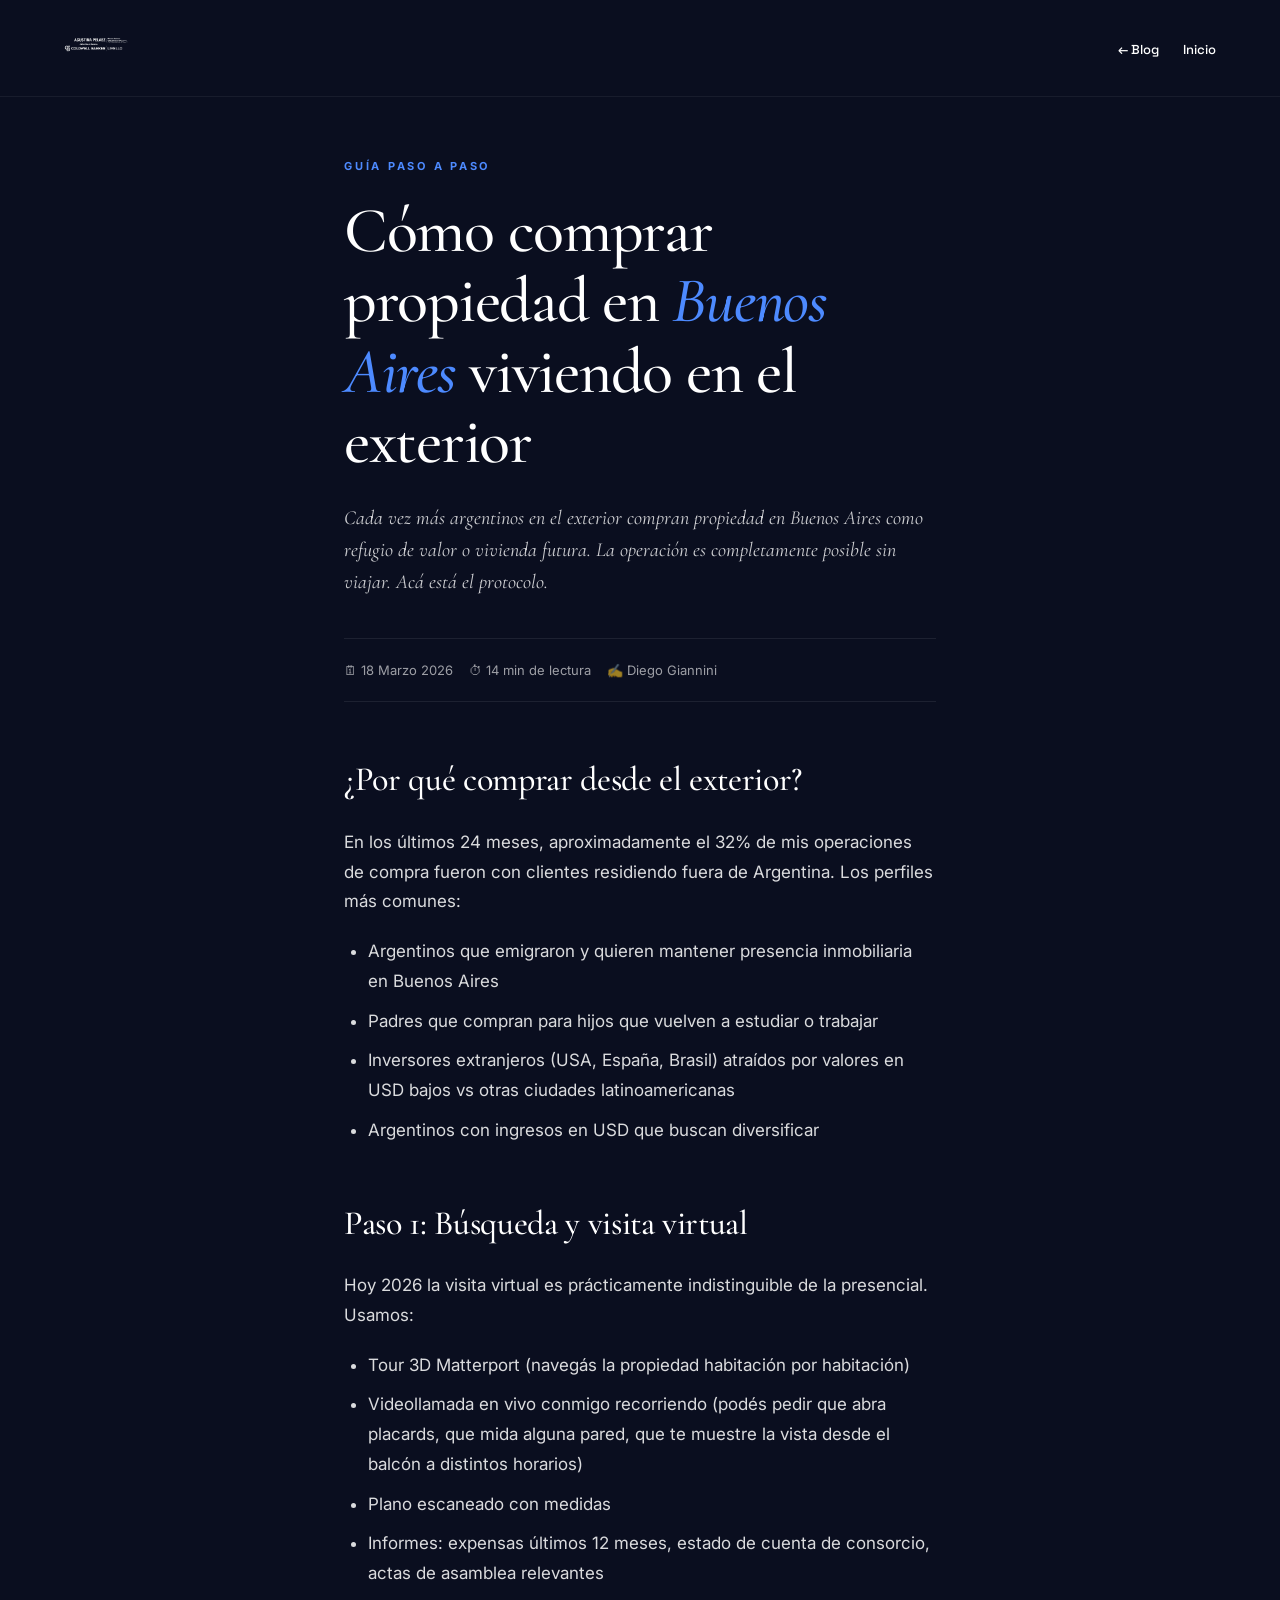
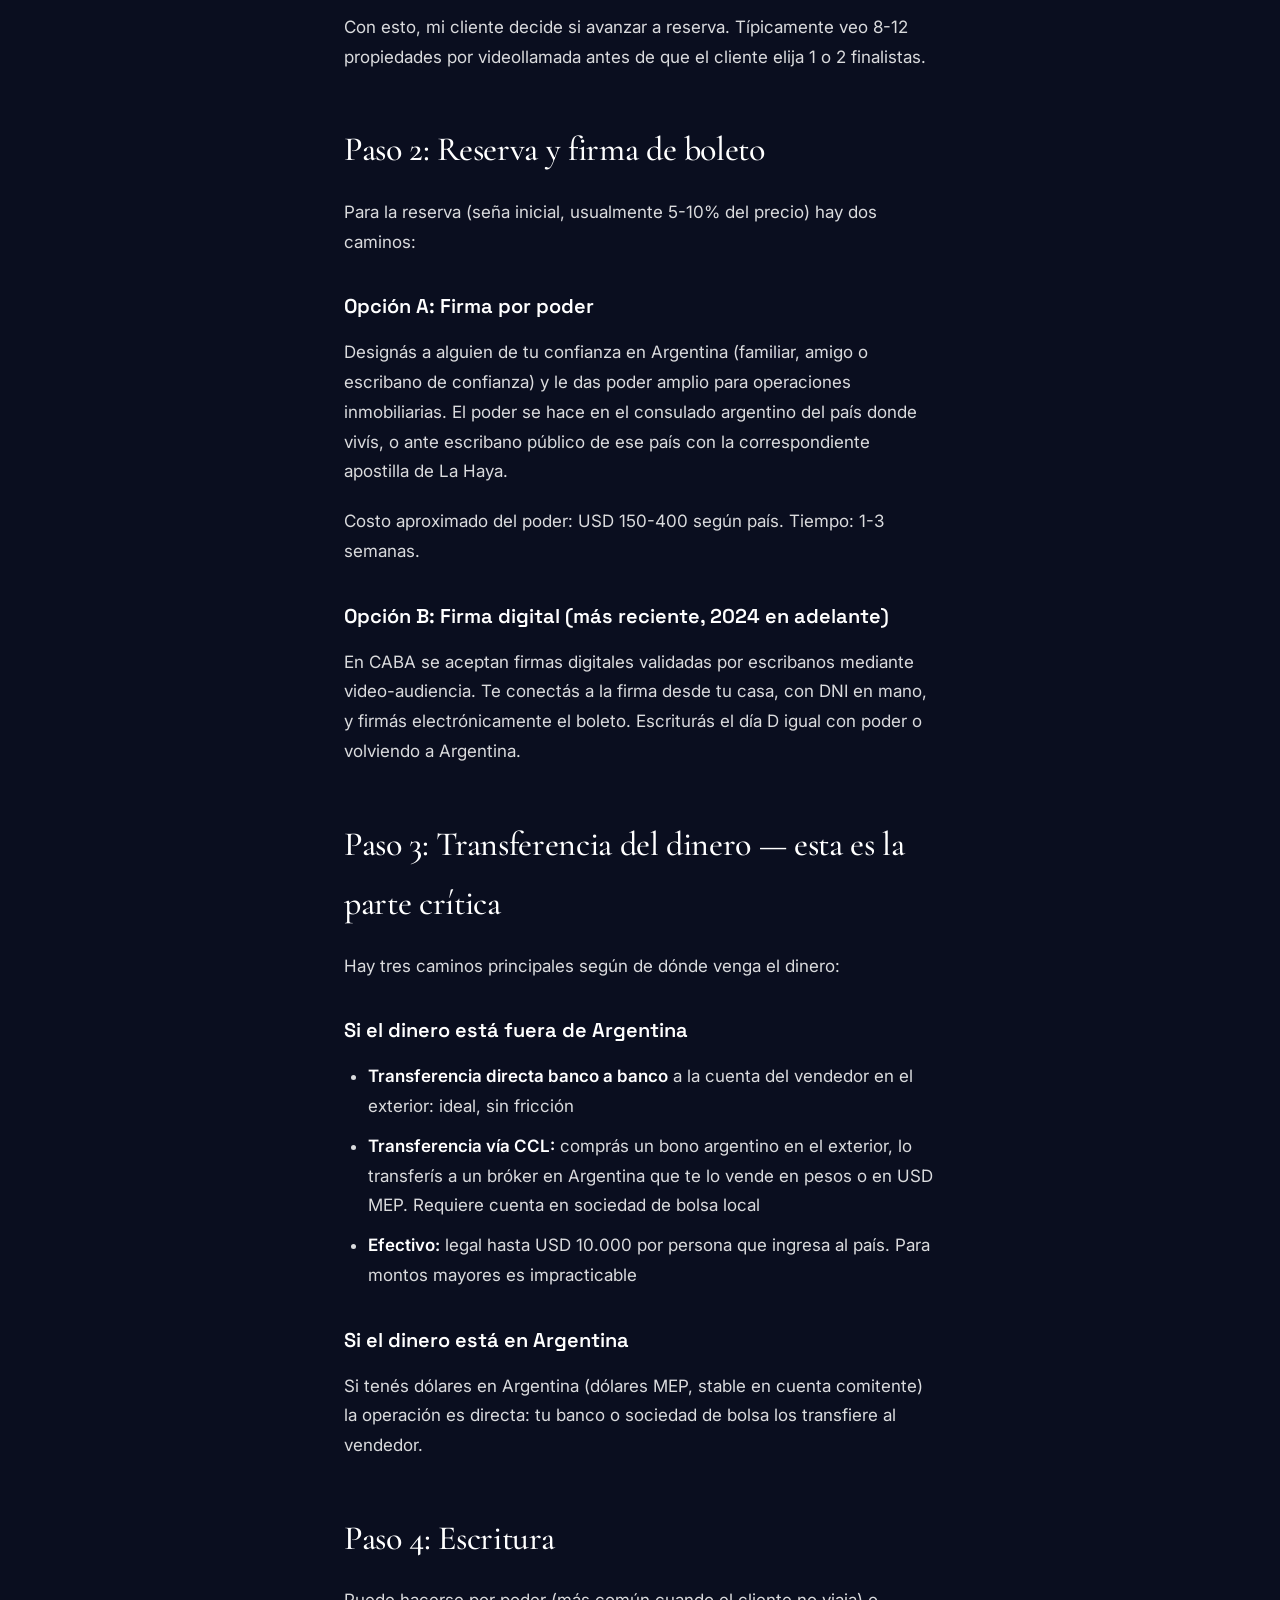
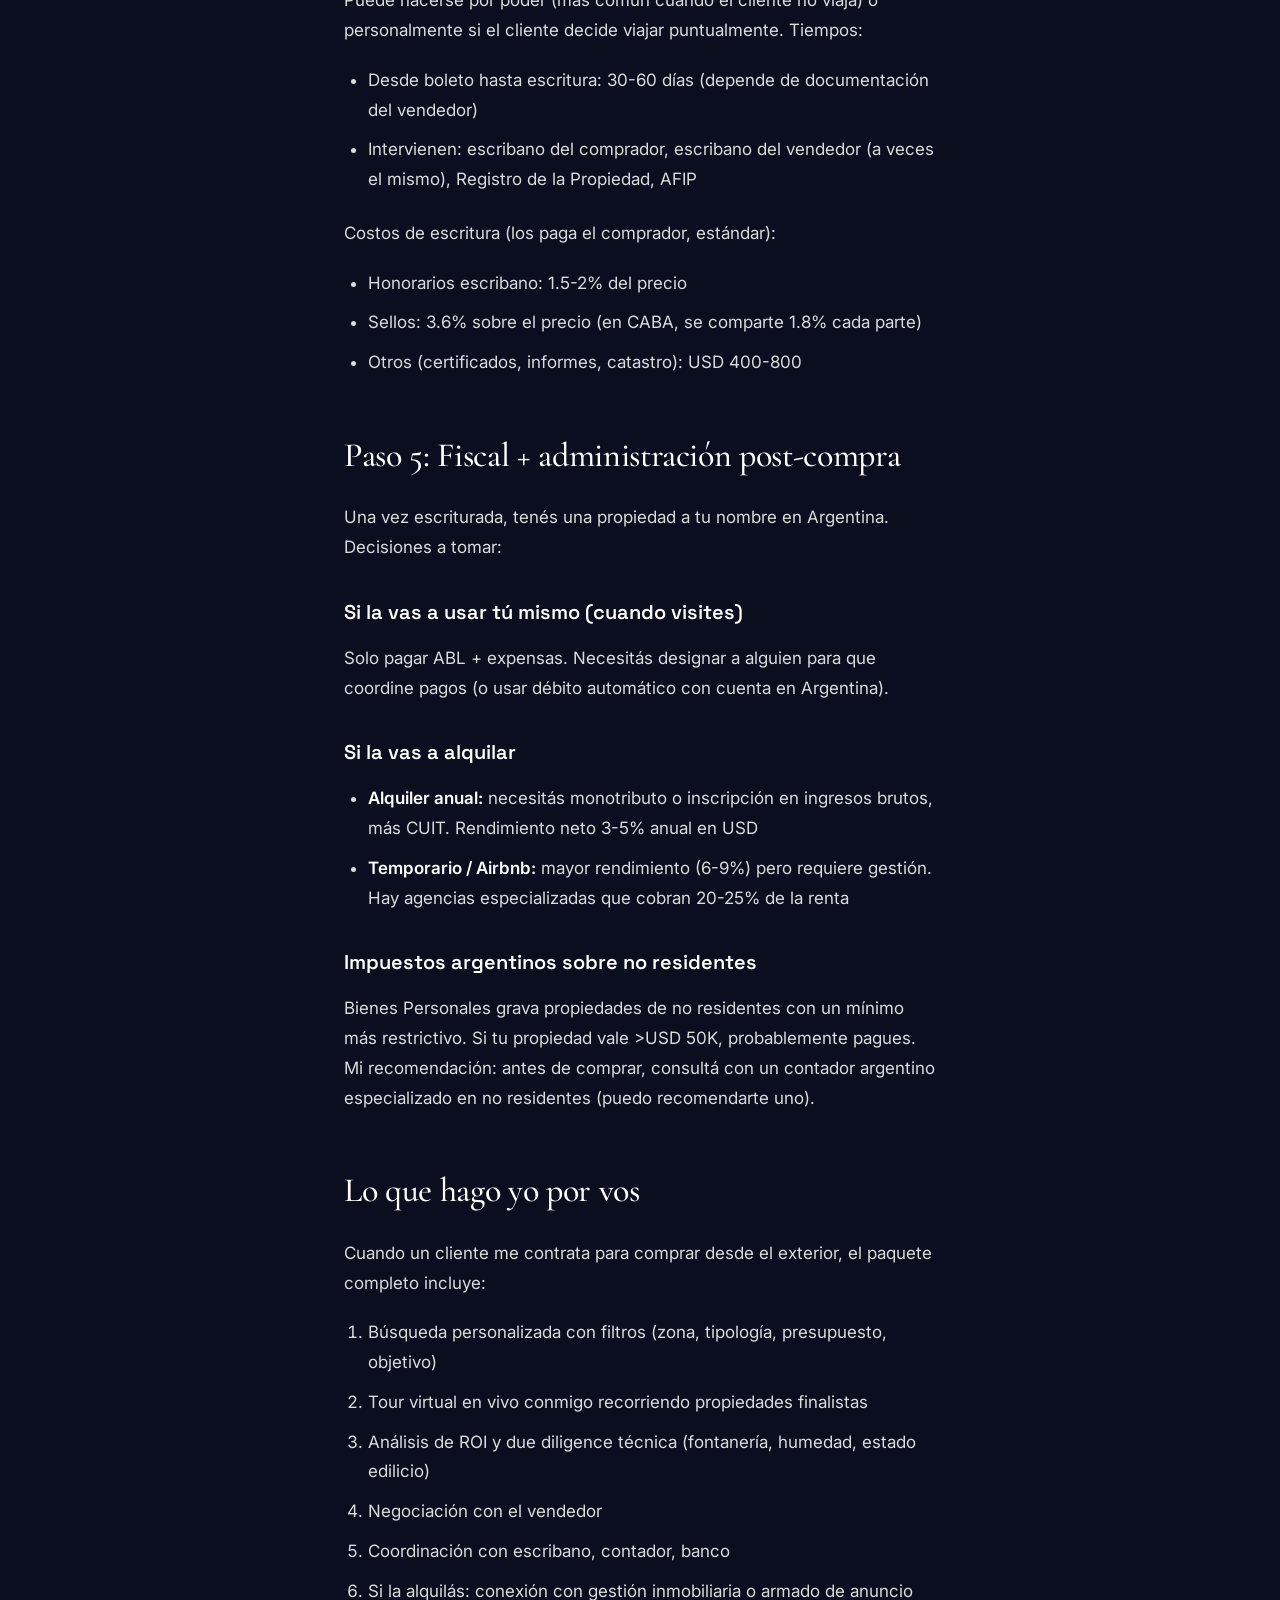
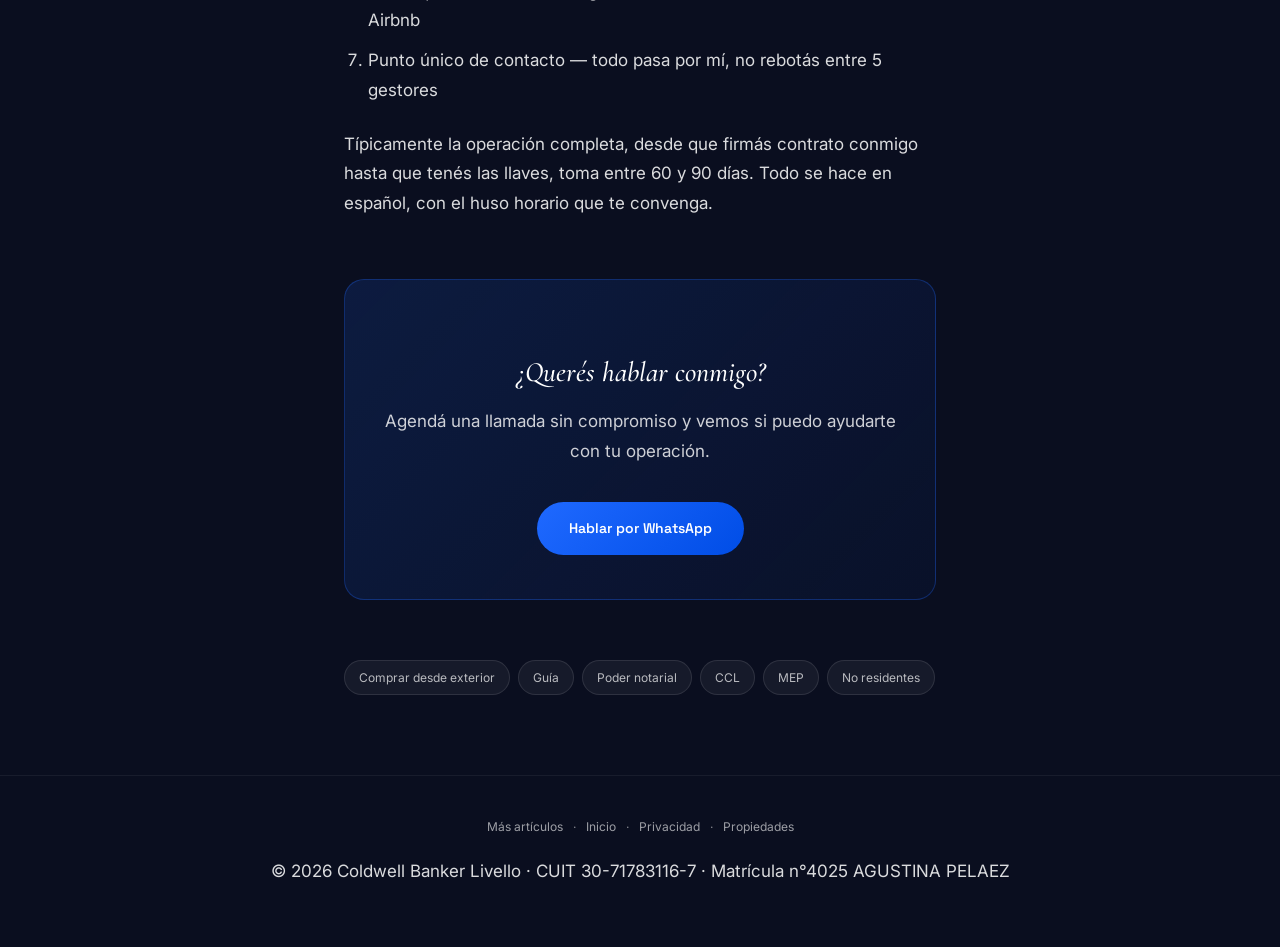
<file: blog-comprar-desde-exterior.html>
<!DOCTYPE html>
<html lang="es">
<head>
<meta charset="UTF-8"><meta name="viewport" content="width=device-width,initial-scale=1.0">
    <meta name="facebook-domain-verification" content="9wqd86re8c8wj3uc9cjf0utwmukpk8" />
<meta name="description" content="Guía paso a paso para comprar una propiedad en Argentina sin viajar. Poder notarial, CCL, MEP, fiscalidad, escritura a distancia.">
<link rel="canonical" href="https://gianninirealestate.com.ar/blog-comprar-desde-exterior">
<title>Cómo comprar propiedad en <em>Buenos Aires</em> viviendo en el exterior · Blog Diego Giannini</title>
<link rel="icon" type="image/svg+xml" href="data:image/svg+xml,%3Csvg xmlns='http://www.w3.org/2000/svg' viewBox='0 0 100 100'%3E%3Crect width='100' height='100' rx='20' fill='%230A0E1F'/%3E%3Ctext x='50' y='68' font-family='Georgia,serif' font-size='54' font-weight='700' text-anchor='middle' fill='%231F69FF'%3ECB%3C/text%3E%3C/svg%3E">
<meta property="og:type" content="article">
<meta property="og:title" content="Cómo comprar propiedad en <em>Buenos Aires</em> viviendo en el exterior">
<meta property="og:description" content="Guía paso a paso para comprar una propiedad en Argentina sin viajar. Poder notarial, CCL, MEP, fiscalidad, escritura a distancia.">
<meta property="article:author" content="Diego Giannini">
<link href="https://fonts.googleapis.com/css2?family=Cormorant+Garamond:ital,wght@0,500;0,600;1,500&family=Space+Grotesk:wght@500;600;700&family=Inter:wght@300;400;500;600&display=swap" rel="stylesheet">
<script type="application/ld+json">{"@context":"https://schema.org","@type":"Article","headline":"Cómo comprar propiedad en Buenos Aires desde el exterior","author":{"@type":"Person","name":"Diego Giannini"},"datePublished":"2026-03-18"}</script>
<style>*{margin:0;padding:0;box-sizing:border-box;}
body{background:#0A0E1F;color:#fff;font-family:'Inter',sans-serif;line-height:1.75;}
nav{padding:24px 5%;display:flex;justify-content:space-between;align-items:center;border-bottom:1px solid rgba(255,255,255,0.06);}
nav a.logo img{height:40px;}
nav a{color:#fff;text-decoration:none;font-size:13px;font-family:'Space Grotesk',sans-serif;font-weight:500;}
article{max-width:720px;margin:60px auto 80px;padding:0 5%;}
.cat{font-size:11px;font-weight:700;letter-spacing:0.25em;text-transform:uppercase;color:#4D8AFF;margin-bottom:20px;}
h1{font-family:'Cormorant Garamond',serif;font-size:clamp(40px,6vw,64px);font-weight:500;line-height:1.1;letter-spacing:-0.02em;margin-bottom:24px;}
h1 em{font-style:italic;color:#4D8AFF;}
.lead{font-size:20px;color:rgba(255,255,255,0.8);line-height:1.6;margin-bottom:40px;font-family:'Cormorant Garamond',serif;font-style:italic;}
.meta{display:flex;gap:16px;padding:20px 0;border-top:1px solid rgba(255,255,255,0.08);border-bottom:1px solid rgba(255,255,255,0.08);margin-bottom:48px;font-size:13px;color:rgba(255,255,255,0.6);}
h2{font-family:'Cormorant Garamond',serif;font-size:34px;font-weight:500;margin:48px 0 18px;letter-spacing:-0.01em;color:#fff;}
h3{font-family:'Space Grotesk',sans-serif;font-size:20px;font-weight:600;margin:32px 0 14px;color:#fff;}
p{font-size:17px;color:rgba(255,255,255,0.85);margin-bottom:20px;}
article ul,article ol{margin:0 0 24px 24px;color:rgba(255,255,255,0.85);}
article li{margin-bottom:10px;font-size:17px;}
blockquote{border-left:3px solid #4D8AFF;padding:16px 24px;margin:28px 0;background:rgba(31,105,255,0.05);font-style:italic;color:rgba(255,255,255,0.9);font-family:'Cormorant Garamond',serif;font-size:20px;}
strong{color:#fff;font-weight:600;}
.cta-box{margin:60px 0;padding:36px;background:linear-gradient(135deg,rgba(31,105,255,0.15),rgba(0,77,230,0.05));border:1px solid rgba(31,105,255,0.3);border-radius:20px;text-align:center;}
.cta-box h3{font-family:'Cormorant Garamond',serif;font-size:28px;font-weight:500;font-style:italic;margin-bottom:10px;}
.cta-box a{display:inline-block;margin-top:16px;padding:14px 32px;background:linear-gradient(135deg,#1F69FF,#004DE6);color:#fff;text-decoration:none;border-radius:100px;font-family:'Space Grotesk',sans-serif;font-weight:600;font-size:14px;}
.tags{display:flex;gap:8px;flex-wrap:wrap;margin-top:48px;}
.tag{padding:6px 14px;background:rgba(255,255,255,0.05);border:1px solid rgba(255,255,255,0.1);border-radius:100px;font-size:12px;color:rgba(255,255,255,0.7);}
footer{padding:40px 5%;text-align:center;font-size:12px;color:rgba(255,255,255,0.5);border-top:1px solid rgba(255,255,255,0.06);}
footer a{color:rgba(255,255,255,0.6);text-decoration:none;margin:0 10px;}</style>
    <link rel="stylesheet" href="_premium.css">
    <!-- Meta Pixel -->
    <script>
      !function(f,b,e,v,n,t,s){if(f.fbq)return;n=f.fbq=function(){n.callMethod?n.callMethod.apply(n,arguments):n.queue.push(arguments)};if(!f._fbq)f._fbq=n;n.push=n;n.loaded=!0;n.version='2.0';n.queue=[];t=b.createElement(e);t.async=!0;t.src=v;s=b.getElementsByTagName(e)[0];s.parentNode.insertBefore(t,s)}(window,document,'script','https://connect.facebook.net/en_US/fbevents.js');
      fbq('init', '1609863687137753');
      fbq('track', 'PageView');
    </script>
    <noscript><img height="1" width="1" style="display:none" src="https://www.facebook.com/tr?id=1609863687137753&ev=PageView&noscript=1"/></noscript>
</head>
<body>
<nav><a href="index.html" class="logo"><img src="logo-cb.png" alt="Coldwell Banker"></a><div><a href="blog.html" style="margin-right:24px;">← Blog</a><a href="index.html">Inicio</a></div></nav>
<article>
<div class="cat">Guía paso a paso</div>
<h1>Cómo comprar propiedad en <em>Buenos Aires</em> viviendo en el exterior</h1>
<p class="lead">Cada vez más argentinos en el exterior compran propiedad en Buenos Aires como refugio de valor o vivienda futura. La operación es completamente posible sin viajar. Acá está el protocolo.</p>
<div class="meta"><span>🗓 18 Marzo 2026</span><span>⏱ 14 min de lectura</span><span>✍ Diego Giannini</span></div>
<h2>¿Por qué comprar desde el exterior?</h2>
<p>En los últimos 24 meses, aproximadamente el 32% de mis operaciones de compra fueron con clientes residiendo fuera de Argentina. Los perfiles más comunes:</p>
<ul>
<li>Argentinos que emigraron y quieren mantener presencia inmobiliaria en Buenos Aires</li>
<li>Padres que compran para hijos que vuelven a estudiar o trabajar</li>
<li>Inversores extranjeros (USA, España, Brasil) atraídos por valores en USD bajos vs otras ciudades latinoamericanas</li>
<li>Argentinos con ingresos en USD que buscan diversificar</li>
</ul>
<h2>Paso 1: Búsqueda y visita virtual</h2>
<p>Hoy 2026 la visita virtual es prácticamente indistinguible de la presencial. Usamos:</p>
<ul>
<li>Tour 3D Matterport (navegás la propiedad habitación por habitación)</li>
<li>Videollamada en vivo conmigo recorriendo (podés pedir que abra placards, que mida alguna pared, que te muestre la vista desde el balcón a distintos horarios)</li>
<li>Plano escaneado con medidas</li>
<li>Informes: expensas últimos 12 meses, estado de cuenta de consorcio, actas de asamblea relevantes</li>
</ul>
<p>Con esto, mi cliente decide si avanzar a reserva. Típicamente veo 8-12 propiedades por videollamada antes de que el cliente elija 1 o 2 finalistas.</p>
<h2>Paso 2: Reserva y firma de boleto</h2>
<p>Para la reserva (seña inicial, usualmente 5-10% del precio) hay dos caminos:</p>
<h3>Opción A: Firma por poder</h3>
<p>Designás a alguien de tu confianza en Argentina (familiar, amigo o escribano de confianza) y le das poder amplio para operaciones inmobiliarias. El poder se hace en el consulado argentino del país donde vivís, o ante escribano público de ese país con la correspondiente apostilla de La Haya.</p>
<p>Costo aproximado del poder: USD 150-400 según país. Tiempo: 1-3 semanas.</p>
<h3>Opción B: Firma digital (más reciente, 2024 en adelante)</h3>
<p>En CABA se aceptan firmas digitales validadas por escribanos mediante video-audiencia. Te conectás a la firma desde tu casa, con DNI en mano, y firmás electrónicamente el boleto. Escriturás el día D igual con poder o volviendo a Argentina.</p>
<h2>Paso 3: Transferencia del dinero — esta es la parte crítica</h2>
<p>Hay tres caminos principales según de dónde venga el dinero:</p>
<h3>Si el dinero está fuera de Argentina</h3>
<ul>
<li><strong>Transferencia directa banco a banco</strong> a la cuenta del vendedor en el exterior: ideal, sin fricción</li>
<li><strong>Transferencia vía CCL:</strong> comprás un bono argentino en el exterior, lo transferís a un bróker en Argentina que te lo vende en pesos o en USD MEP. Requiere cuenta en sociedad de bolsa local</li>
<li><strong>Efectivo:</strong> legal hasta USD 10.000 por persona que ingresa al país. Para montos mayores es impracticable</li>
</ul>
<h3>Si el dinero está en Argentina</h3>
<p>Si tenés dólares en Argentina (dólares MEP, stable en cuenta comitente) la operación es directa: tu banco o sociedad de bolsa los transfiere al vendedor.</p>
<h2>Paso 4: Escritura</h2>
<p>Puede hacerse por poder (más común cuando el cliente no viaja) o personalmente si el cliente decide viajar puntualmente. Tiempos:</p>
<ul>
<li>Desde boleto hasta escritura: 30-60 días (depende de documentación del vendedor)</li>
<li>Intervienen: escribano del comprador, escribano del vendedor (a veces el mismo), Registro de la Propiedad, AFIP</li>
</ul>
<p>Costos de escritura (los paga el comprador, estándar):</p>
<ul>
<li>Honorarios escribano: 1.5-2% del precio</li>
<li>Sellos: 3.6% sobre el precio (en CABA, se comparte 1.8% cada parte)</li>
<li>Otros (certificados, informes, catastro): USD 400-800</li>
</ul>
<h2>Paso 5: Fiscal + administración post-compra</h2>
<p>Una vez escriturada, tenés una propiedad a tu nombre en Argentina. Decisiones a tomar:</p>
<h3>Si la vas a usar tú mismo (cuando visites)</h3>
<p>Solo pagar ABL + expensas. Necesitás designar a alguien para que coordine pagos (o usar débito automático con cuenta en Argentina).</p>
<h3>Si la vas a alquilar</h3>
<ul>
<li><strong>Alquiler anual:</strong> necesitás monotributo o inscripción en ingresos brutos, más CUIT. Rendimiento neto 3-5% anual en USD</li>
<li><strong>Temporario / Airbnb:</strong> mayor rendimiento (6-9%) pero requiere gestión. Hay agencias especializadas que cobran 20-25% de la renta</li>
</ul>
<h3>Impuestos argentinos sobre no residentes</h3>
<p>Bienes Personales grava propiedades de no residentes con un mínimo más restrictivo. Si tu propiedad vale >USD 50K, probablemente pagues. Mi recomendación: antes de comprar, consultá con un contador argentino especializado en no residentes (puedo recomendarte uno).</p>
<h2>Lo que hago yo por vos</h2>
<p>Cuando un cliente me contrata para comprar desde el exterior, el paquete completo incluye:</p>
<ol>
<li>Búsqueda personalizada con filtros (zona, tipología, presupuesto, objetivo)</li>
<li>Tour virtual en vivo conmigo recorriendo propiedades finalistas</li>
<li>Análisis de ROI y due diligence técnica (fontanería, humedad, estado edilicio)</li>
<li>Negociación con el vendedor</li>
<li>Coordinación con escribano, contador, banco</li>
<li>Si la alquilás: conexión con gestión inmobiliaria o armado de anuncio Airbnb</li>
<li>Punto único de contacto — todo pasa por mí, no rebotás entre 5 gestores</li>
</ol>
<p>Típicamente la operación completa, desde que firmás contrato conmigo hasta que tenés las llaves, toma entre 60 y 90 días. Todo se hace en español, con el huso horario que te convenga.</p>
<div class="cta-box">
<h3>¿Querés hablar conmigo?</h3>
<p style="color:rgba(255,255,255,0.8);">Agendá una llamada sin compromiso y vemos si puedo ayudarte con tu operación.</p>
<a href="https://wa.me/5491157274477?text=Hola%20Diego%2C%20le%C3%AD%20tu%20art%C3%ADculo%20y%20quer%C3%ADa%20charlar">Hablar por WhatsApp</a>
</div>
<div class="tags"><span class="tag">Comprar desde exterior</span><span class="tag">Guía</span><span class="tag">Poder notarial</span><span class="tag">CCL</span><span class="tag">MEP</span><span class="tag">No residentes</span></div>
</article>
<footer><a href="blog.html">Más artículos</a>·<a href="index.html">Inicio</a>·<a href="privacidad.html">Privacidad</a>·<a href="propiedades.html">Propiedades</a><p style="margin-top:20px;">© 2026 Coldwell Banker Livello · CUIT 30-71783116-7 · Matrícula n°4025 AGUSTINA PELAEZ</p></footer>
    <script src="_premium.js" defer></script>
</body></html>
</file>
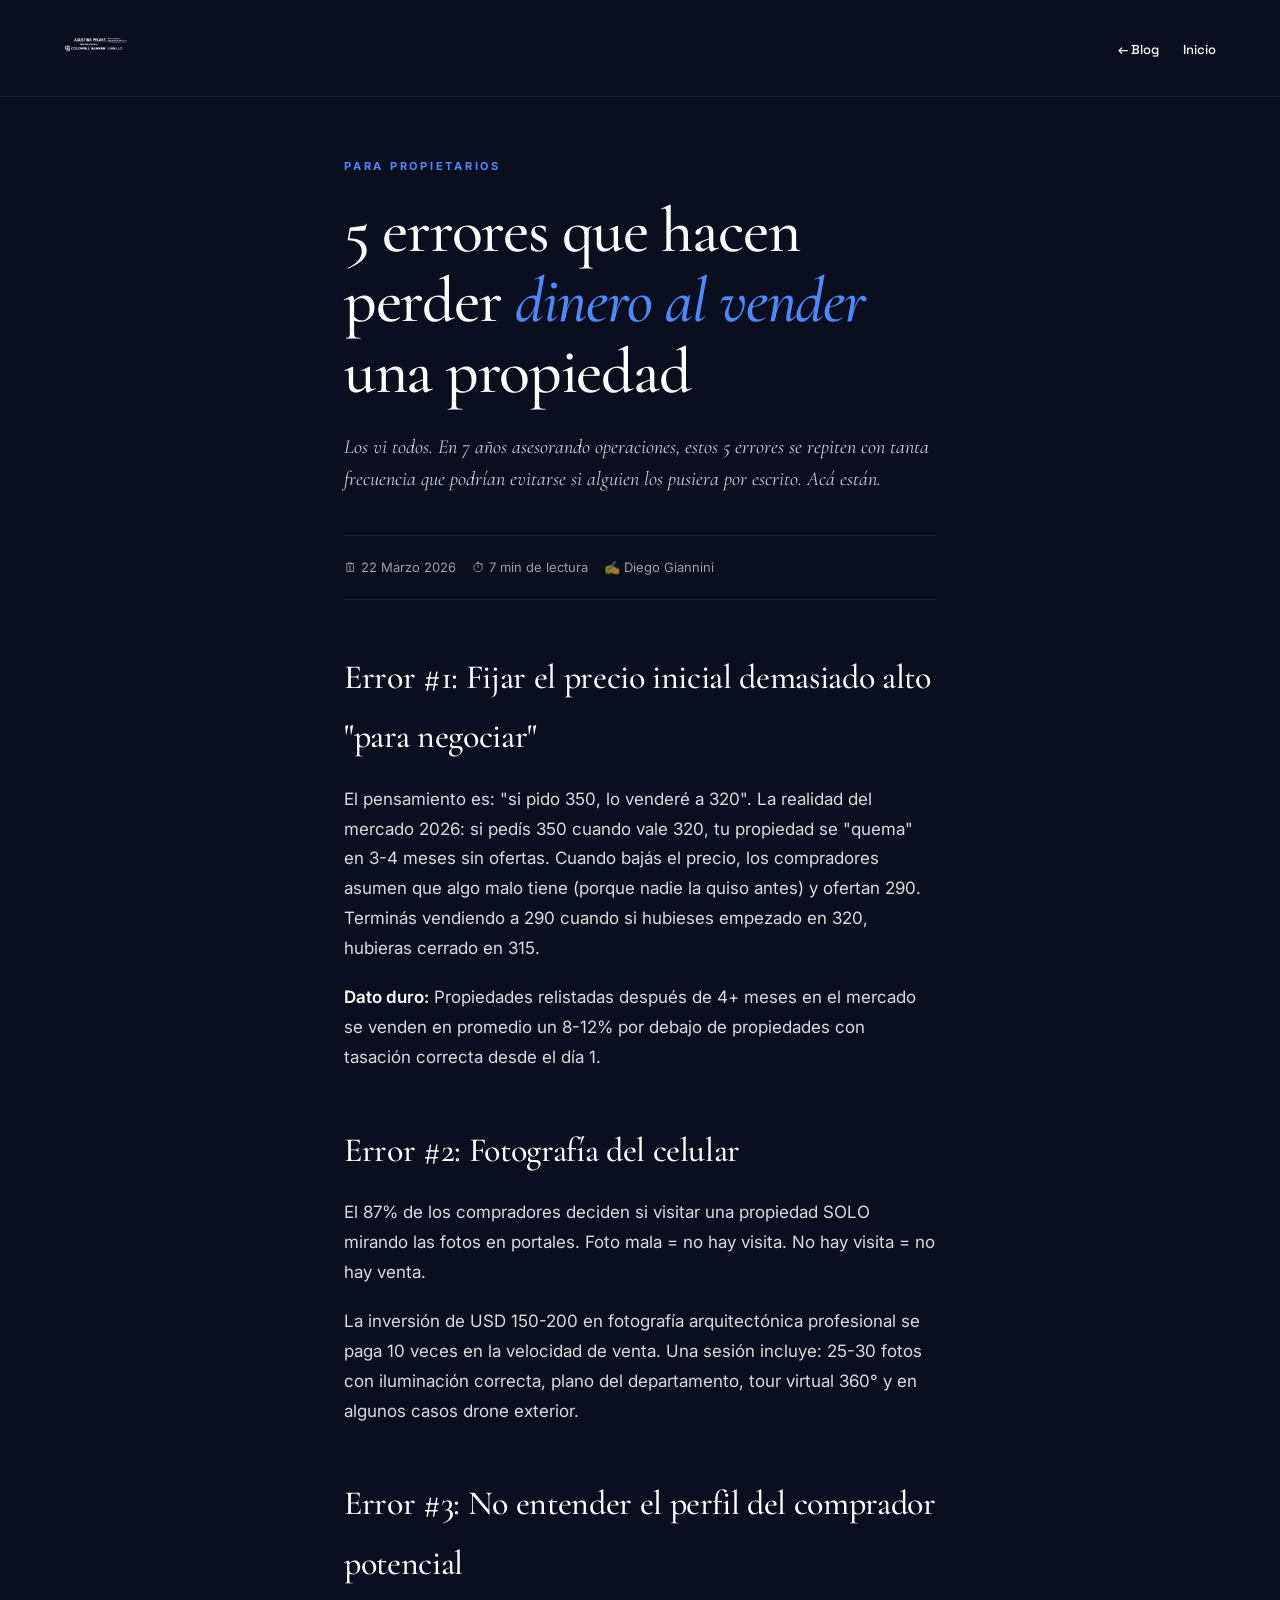
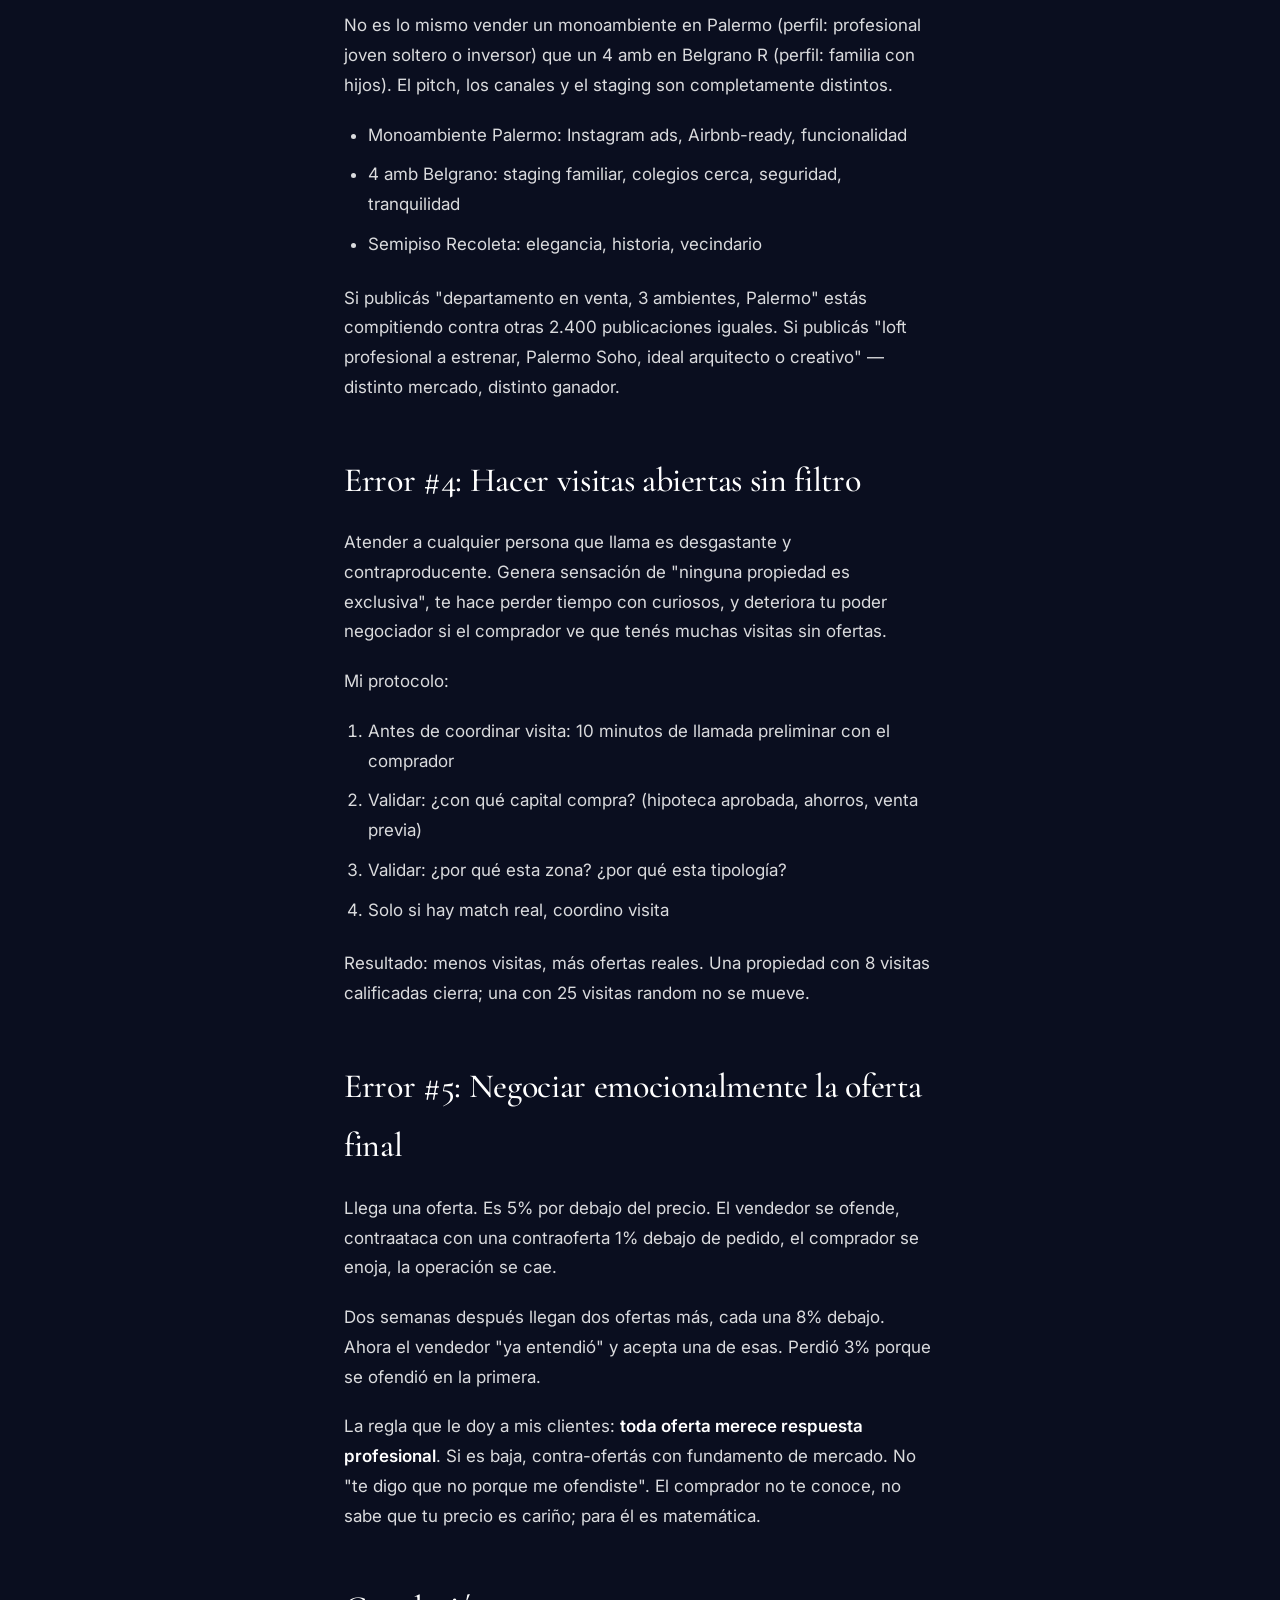
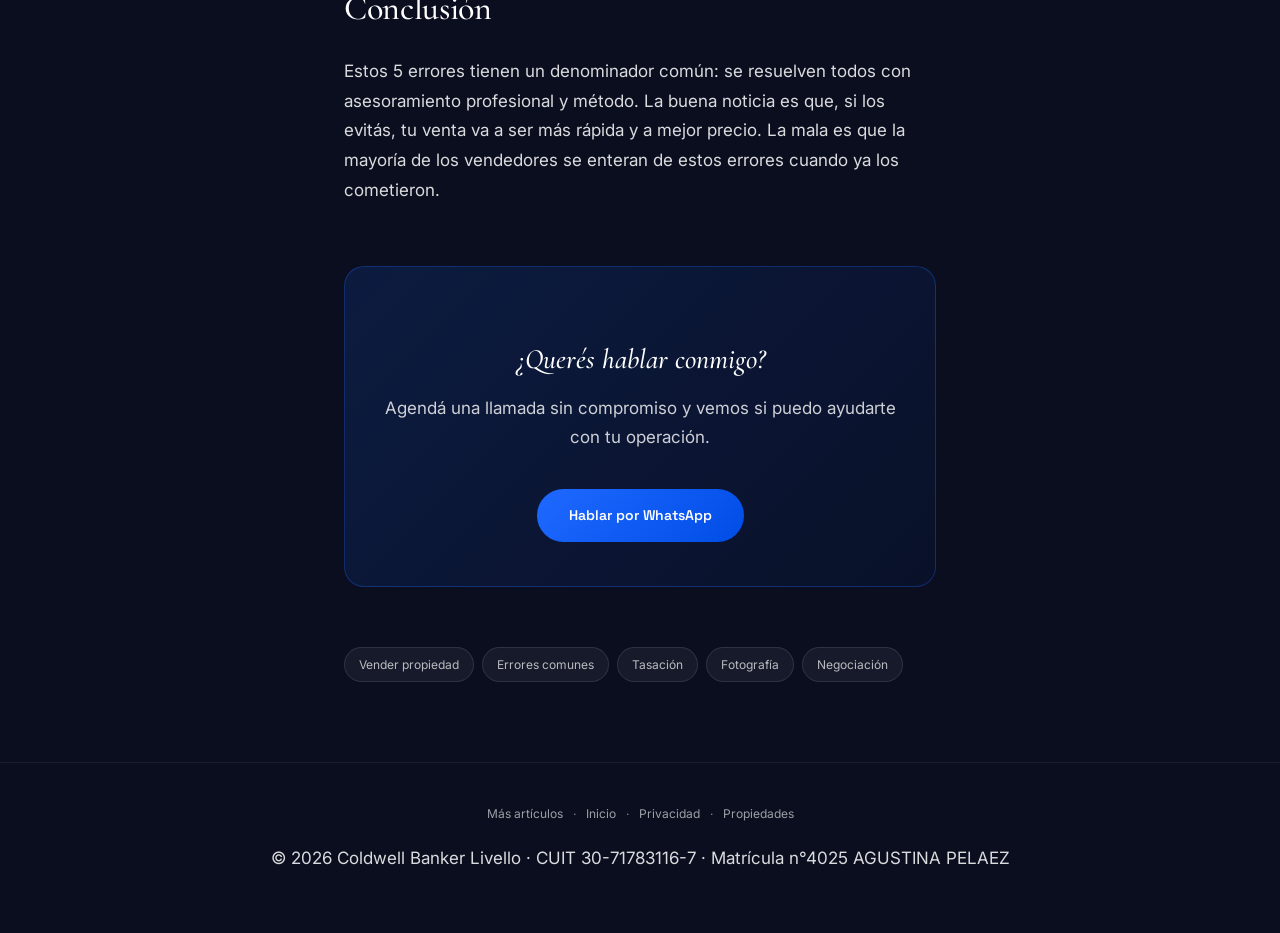
<file: blog-errores-vendedores.html>
<!DOCTYPE html>
<html lang="es">
<head>
<meta charset="UTF-8"><meta name="viewport" content="width=device-width,initial-scale=1.0">
    <meta name="facebook-domain-verification" content="9wqd86re8c8wj3uc9cjf0utwmukpk8" />
<meta name="description" content="Los 5 errores más caros que cometen los propietarios al vender. Cada uno puede costar entre el 5% y el 30% del valor de la propiedad.">
<link rel="canonical" href="https://gianninirealestate.com.ar/blog-errores-vendedores">
<title>5 errores que hacen perder <em>dinero al vender</em> una propiedad · Blog Diego Giannini</title>
<link rel="icon" type="image/svg+xml" href="data:image/svg+xml,%3Csvg xmlns='http://www.w3.org/2000/svg' viewBox='0 0 100 100'%3E%3Crect width='100' height='100' rx='20' fill='%230A0E1F'/%3E%3Ctext x='50' y='68' font-family='Georgia,serif' font-size='54' font-weight='700' text-anchor='middle' fill='%231F69FF'%3ECB%3C/text%3E%3C/svg%3E">
<meta property="og:type" content="article">
<meta property="og:title" content="5 errores que hacen perder <em>dinero al vender</em> una propiedad">
<meta property="og:description" content="Los 5 errores más caros que cometen los propietarios al vender. Cada uno puede costar entre el 5% y el 30% del valor de la propiedad.">
<meta property="article:author" content="Diego Giannini">
<link href="https://fonts.googleapis.com/css2?family=Cormorant+Garamond:ital,wght@0,500;0,600;1,500&family=Space+Grotesk:wght@500;600;700&family=Inter:wght@300;400;500;600&display=swap" rel="stylesheet">
<script type="application/ld+json">{"@context":"https://schema.org","@type":"Article","headline":"5 errores al vender una propiedad","author":{"@type":"Person","name":"Diego Giannini"},"datePublished":"2026-03-22"}</script>
<style>*{margin:0;padding:0;box-sizing:border-box;}
body{background:#0A0E1F;color:#fff;font-family:'Inter',sans-serif;line-height:1.75;}
nav{padding:24px 5%;display:flex;justify-content:space-between;align-items:center;border-bottom:1px solid rgba(255,255,255,0.06);}
nav a.logo img{height:40px;}
nav a{color:#fff;text-decoration:none;font-size:13px;font-family:'Space Grotesk',sans-serif;font-weight:500;}
article{max-width:720px;margin:60px auto 80px;padding:0 5%;}
.cat{font-size:11px;font-weight:700;letter-spacing:0.25em;text-transform:uppercase;color:#4D8AFF;margin-bottom:20px;}
h1{font-family:'Cormorant Garamond',serif;font-size:clamp(40px,6vw,64px);font-weight:500;line-height:1.1;letter-spacing:-0.02em;margin-bottom:24px;}
h1 em{font-style:italic;color:#4D8AFF;}
.lead{font-size:20px;color:rgba(255,255,255,0.8);line-height:1.6;margin-bottom:40px;font-family:'Cormorant Garamond',serif;font-style:italic;}
.meta{display:flex;gap:16px;padding:20px 0;border-top:1px solid rgba(255,255,255,0.08);border-bottom:1px solid rgba(255,255,255,0.08);margin-bottom:48px;font-size:13px;color:rgba(255,255,255,0.6);}
h2{font-family:'Cormorant Garamond',serif;font-size:34px;font-weight:500;margin:48px 0 18px;letter-spacing:-0.01em;color:#fff;}
h3{font-family:'Space Grotesk',sans-serif;font-size:20px;font-weight:600;margin:32px 0 14px;color:#fff;}
p{font-size:17px;color:rgba(255,255,255,0.85);margin-bottom:20px;}
article ul,article ol{margin:0 0 24px 24px;color:rgba(255,255,255,0.85);}
article li{margin-bottom:10px;font-size:17px;}
blockquote{border-left:3px solid #4D8AFF;padding:16px 24px;margin:28px 0;background:rgba(31,105,255,0.05);font-style:italic;color:rgba(255,255,255,0.9);font-family:'Cormorant Garamond',serif;font-size:20px;}
strong{color:#fff;font-weight:600;}
.cta-box{margin:60px 0;padding:36px;background:linear-gradient(135deg,rgba(31,105,255,0.15),rgba(0,77,230,0.05));border:1px solid rgba(31,105,255,0.3);border-radius:20px;text-align:center;}
.cta-box h3{font-family:'Cormorant Garamond',serif;font-size:28px;font-weight:500;font-style:italic;margin-bottom:10px;}
.cta-box a{display:inline-block;margin-top:16px;padding:14px 32px;background:linear-gradient(135deg,#1F69FF,#004DE6);color:#fff;text-decoration:none;border-radius:100px;font-family:'Space Grotesk',sans-serif;font-weight:600;font-size:14px;}
.tags{display:flex;gap:8px;flex-wrap:wrap;margin-top:48px;}
.tag{padding:6px 14px;background:rgba(255,255,255,0.05);border:1px solid rgba(255,255,255,0.1);border-radius:100px;font-size:12px;color:rgba(255,255,255,0.7);}
footer{padding:40px 5%;text-align:center;font-size:12px;color:rgba(255,255,255,0.5);border-top:1px solid rgba(255,255,255,0.06);}
footer a{color:rgba(255,255,255,0.6);text-decoration:none;margin:0 10px;}</style>
    <link rel="stylesheet" href="_premium.css">
    <!-- Meta Pixel -->
    <script>
      !function(f,b,e,v,n,t,s){if(f.fbq)return;n=f.fbq=function(){n.callMethod?n.callMethod.apply(n,arguments):n.queue.push(arguments)};if(!f._fbq)f._fbq=n;n.push=n;n.loaded=!0;n.version='2.0';n.queue=[];t=b.createElement(e);t.async=!0;t.src=v;s=b.getElementsByTagName(e)[0];s.parentNode.insertBefore(t,s)}(window,document,'script','https://connect.facebook.net/en_US/fbevents.js');
      fbq('init', '1609863687137753');
      fbq('track', 'PageView');
    </script>
    <noscript><img height="1" width="1" style="display:none" src="https://www.facebook.com/tr?id=1609863687137753&ev=PageView&noscript=1"/></noscript>
</head>
<body>
<nav><a href="index.html" class="logo"><img src="logo-cb.png" alt="Coldwell Banker"></a><div><a href="blog.html" style="margin-right:24px;">← Blog</a><a href="index.html">Inicio</a></div></nav>
<article>
<div class="cat">Para propietarios</div>
<h1>5 errores que hacen perder <em>dinero al vender</em> una propiedad</h1>
<p class="lead">Los vi todos. En 7 años asesorando operaciones, estos 5 errores se repiten con tanta frecuencia que podrían evitarse si alguien los pusiera por escrito. Acá están.</p>
<div class="meta"><span>🗓 22 Marzo 2026</span><span>⏱ 7 min de lectura</span><span>✍ Diego Giannini</span></div>
<h2>Error #1: Fijar el precio inicial demasiado alto "para negociar"</h2>
<p>El pensamiento es: "si pido 350, lo venderé a 320". La realidad del mercado 2026: si pedís 350 cuando vale 320, tu propiedad se "quema" en 3-4 meses sin ofertas. Cuando bajás el precio, los compradores asumen que algo malo tiene (porque nadie la quiso antes) y ofertan 290. Terminás vendiendo a 290 cuando si hubieses empezado en 320, hubieras cerrado en 315.</p>
<p><strong>Dato duro:</strong> Propiedades relistadas después de 4+ meses en el mercado se venden en promedio un 8-12% por debajo de propiedades con tasación correcta desde el día 1.</p>
<h2>Error #2: Fotografía del celular</h2>
<p>El 87% de los compradores deciden si visitar una propiedad SOLO mirando las fotos en portales. Foto mala = no hay visita. No hay visita = no hay venta.</p>
<p>La inversión de USD 150-200 en fotografía arquitectónica profesional se paga 10 veces en la velocidad de venta. Una sesión incluye: 25-30 fotos con iluminación correcta, plano del departamento, tour virtual 360° y en algunos casos drone exterior.</p>
<h2>Error #3: No entender el perfil del comprador potencial</h2>
<p>No es lo mismo vender un monoambiente en Palermo (perfil: profesional joven soltero o inversor) que un 4 amb en Belgrano R (perfil: familia con hijos). El pitch, los canales y el staging son completamente distintos.</p>
<ul>
<li>Monoambiente Palermo: Instagram ads, Airbnb-ready, funcionalidad</li>
<li>4 amb Belgrano: staging familiar, colegios cerca, seguridad, tranquilidad</li>
<li>Semipiso Recoleta: elegancia, historia, vecindario</li>
</ul>
<p>Si publicás "departamento en venta, 3 ambientes, Palermo" estás compitiendo contra otras 2.400 publicaciones iguales. Si publicás "loft profesional a estrenar, Palermo Soho, ideal arquitecto o creativo" — distinto mercado, distinto ganador.</p>
<h2>Error #4: Hacer visitas abiertas sin filtro</h2>
<p>Atender a cualquier persona que llama es desgastante y contraproducente. Genera sensación de "ninguna propiedad es exclusiva", te hace perder tiempo con curiosos, y deteriora tu poder negociador si el comprador ve que tenés muchas visitas sin ofertas.</p>
<p>Mi protocolo:</p>
<ol>
<li>Antes de coordinar visita: 10 minutos de llamada preliminar con el comprador</li>
<li>Validar: ¿con qué capital compra? (hipoteca aprobada, ahorros, venta previa)</li>
<li>Validar: ¿por qué esta zona? ¿por qué esta tipología?</li>
<li>Solo si hay match real, coordino visita</li>
</ol>
<p>Resultado: menos visitas, más ofertas reales. Una propiedad con 8 visitas calificadas cierra; una con 25 visitas random no se mueve.</p>
<h2>Error #5: Negociar emocionalmente la oferta final</h2>
<p>Llega una oferta. Es 5% por debajo del precio. El vendedor se ofende, contraataca con una contraoferta 1% debajo de pedido, el comprador se enoja, la operación se cae.</p>
<p>Dos semanas después llegan dos ofertas más, cada una 8% debajo. Ahora el vendedor "ya entendió" y acepta una de esas. Perdió 3% porque se ofendió en la primera.</p>
<p>La regla que le doy a mis clientes: <strong>toda oferta merece respuesta profesional</strong>. Si es baja, contra-ofertás con fundamento de mercado. No "te digo que no porque me ofendiste". El comprador no te conoce, no sabe que tu precio es cariño; para él es matemática.</p>
<h2>Conclusión</h2>
<p>Estos 5 errores tienen un denominador común: se resuelven todos con asesoramiento profesional y método. La buena noticia es que, si los evitás, tu venta va a ser más rápida y a mejor precio. La mala es que la mayoría de los vendedores se enteran de estos errores cuando ya los cometieron.</p>
<div class="cta-box">
<h3>¿Querés hablar conmigo?</h3>
<p style="color:rgba(255,255,255,0.8);">Agendá una llamada sin compromiso y vemos si puedo ayudarte con tu operación.</p>
<a href="https://wa.me/5491157274477?text=Hola%20Diego%2C%20le%C3%AD%20tu%20art%C3%ADculo%20y%20quer%C3%ADa%20charlar">Hablar por WhatsApp</a>
</div>
<div class="tags"><span class="tag">Vender propiedad</span><span class="tag">Errores comunes</span><span class="tag">Tasación</span><span class="tag">Fotografía</span><span class="tag">Negociación</span></div>
</article>
<footer><a href="blog.html">Más artículos</a>·<a href="index.html">Inicio</a>·<a href="privacidad.html">Privacidad</a>·<a href="propiedades.html">Propiedades</a><p style="margin-top:20px;">© 2026 Coldwell Banker Livello · CUIT 30-71783116-7 · Matrícula n°4025 AGUSTINA PELAEZ</p></footer>
    <script src="_premium.js" defer></script>
</body></html>
</file>
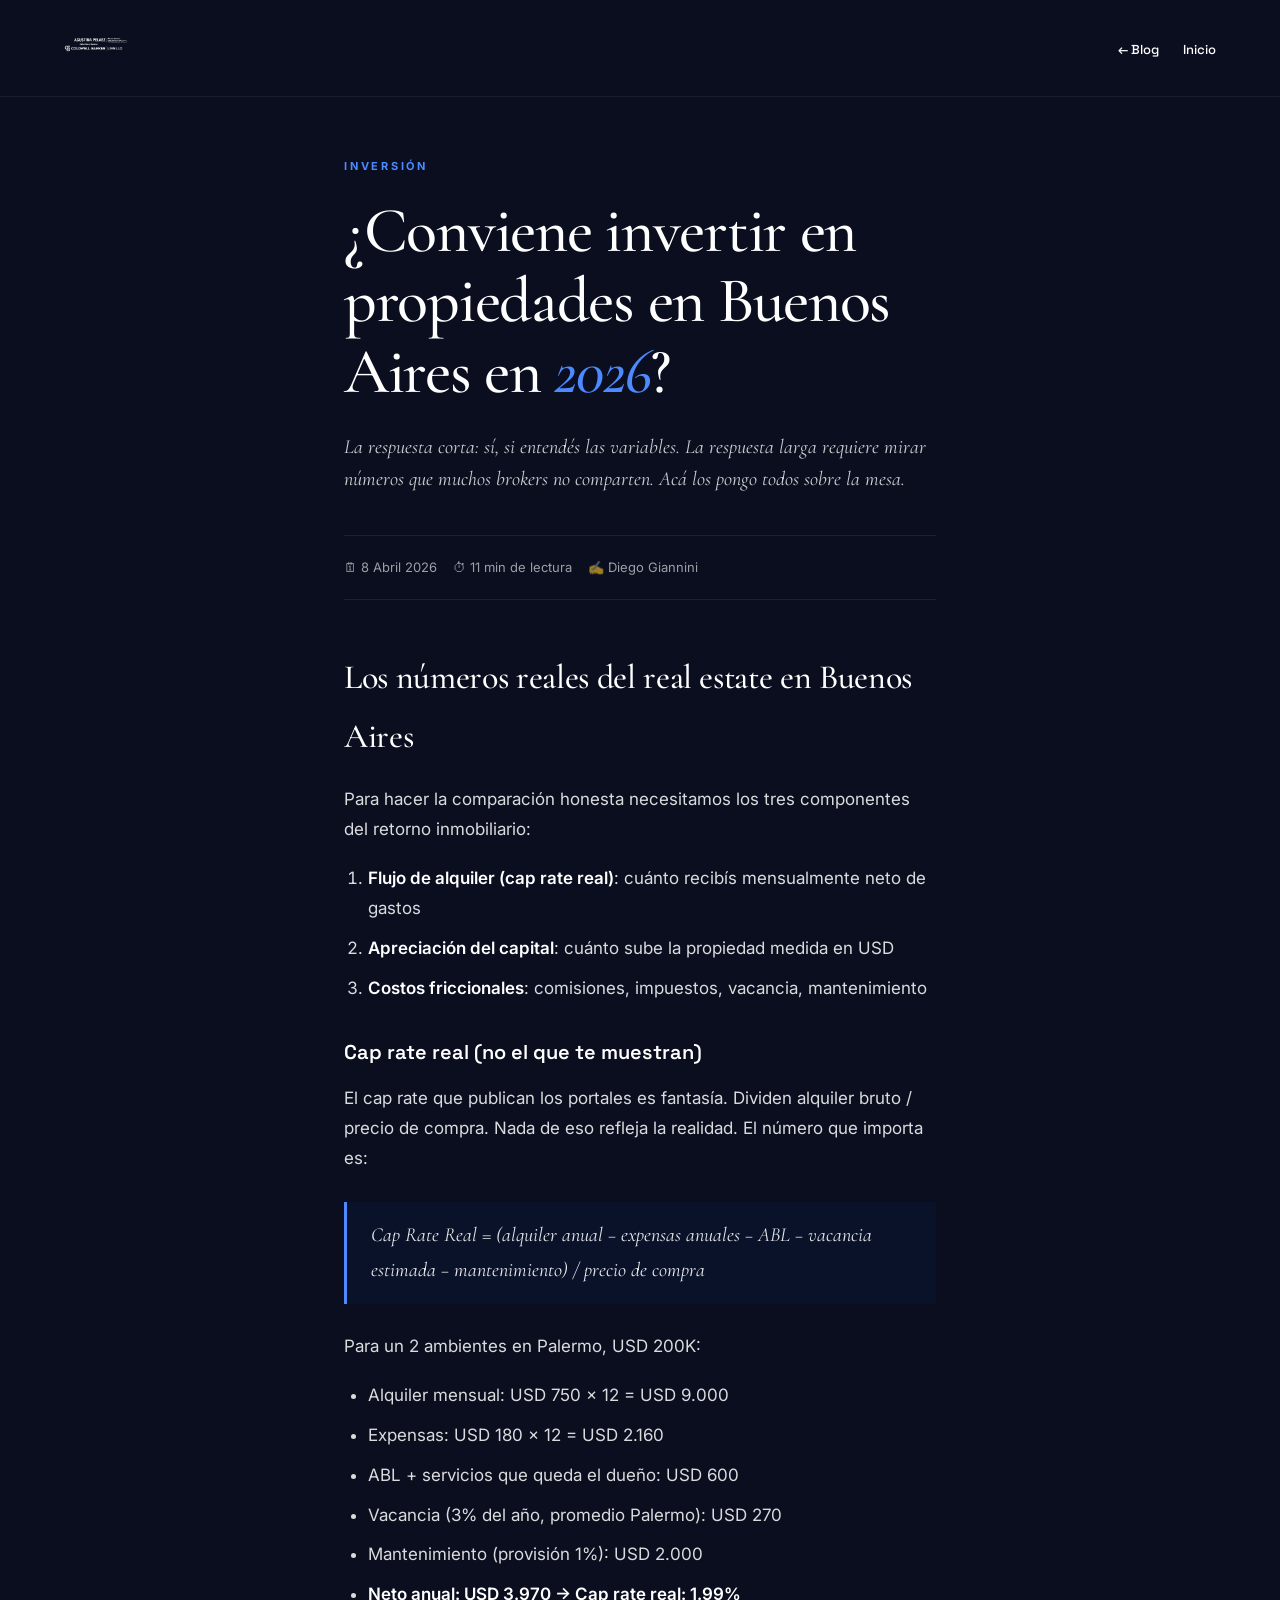
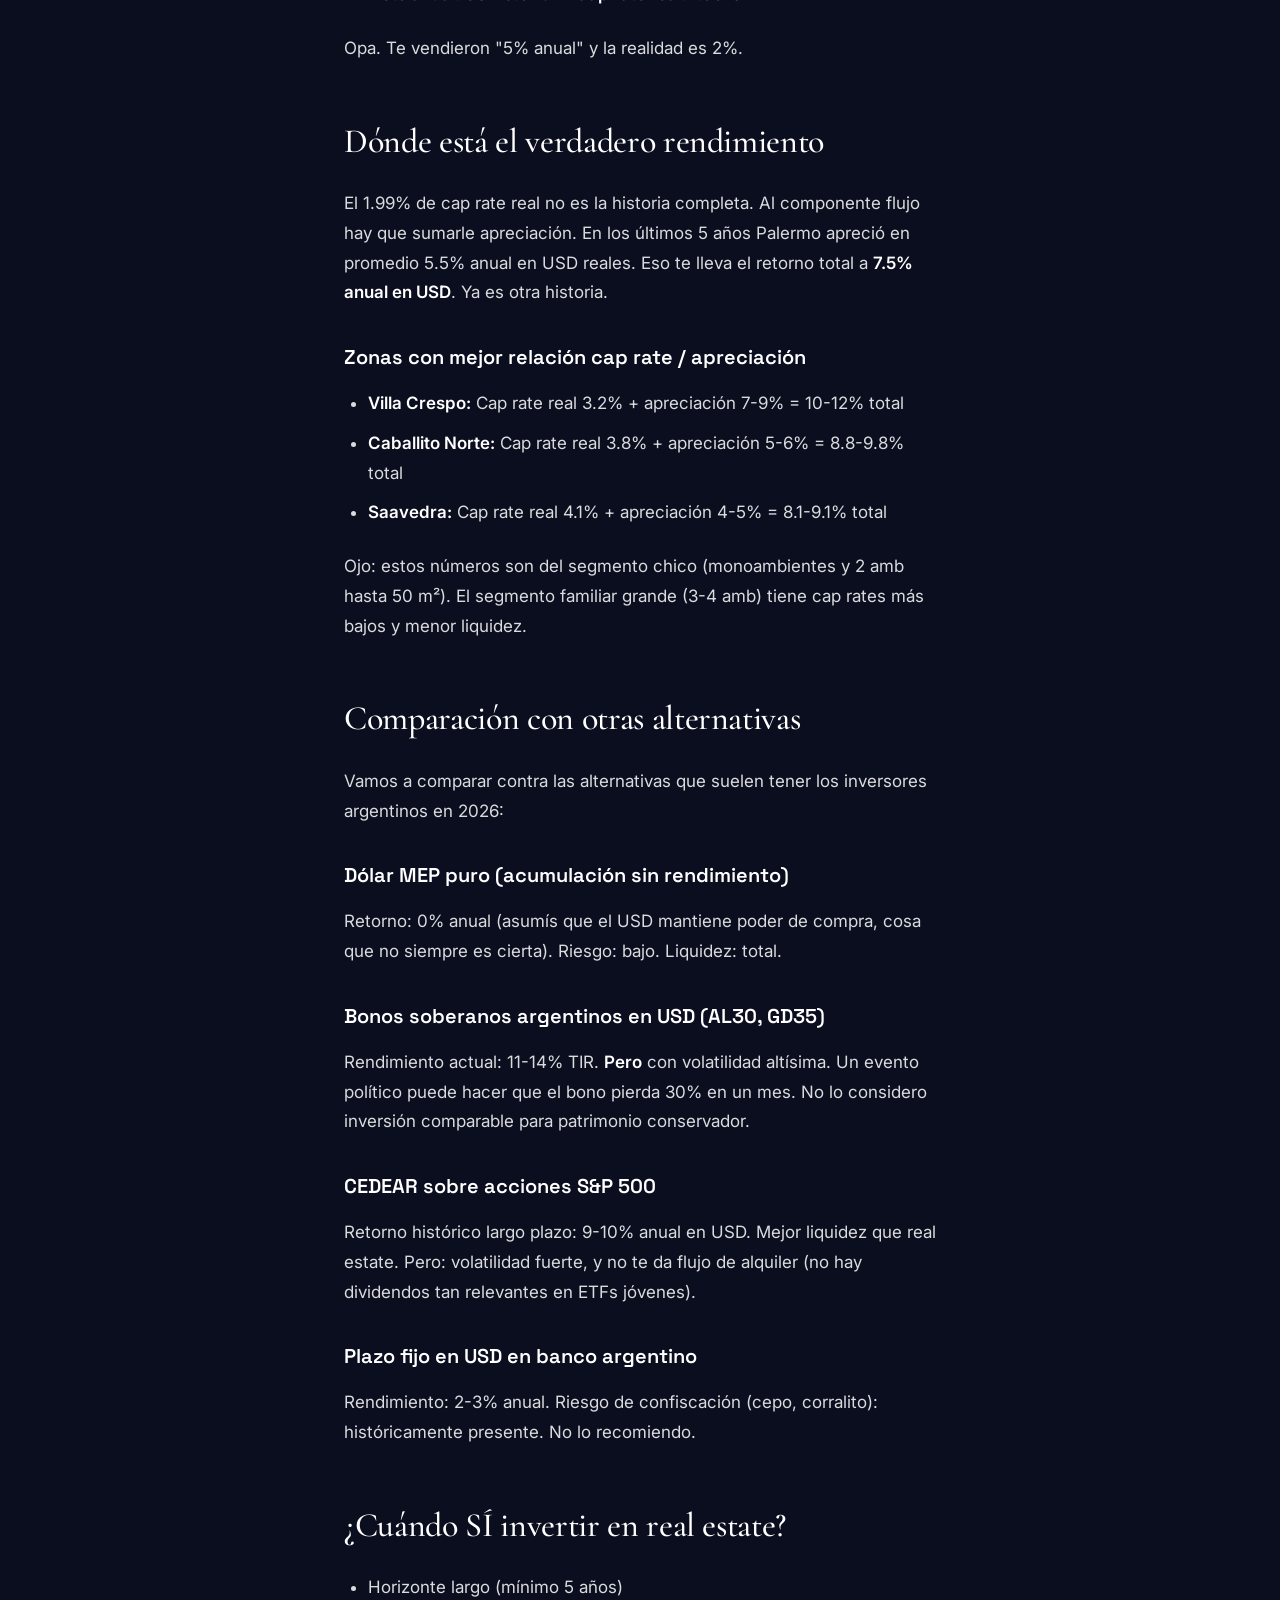
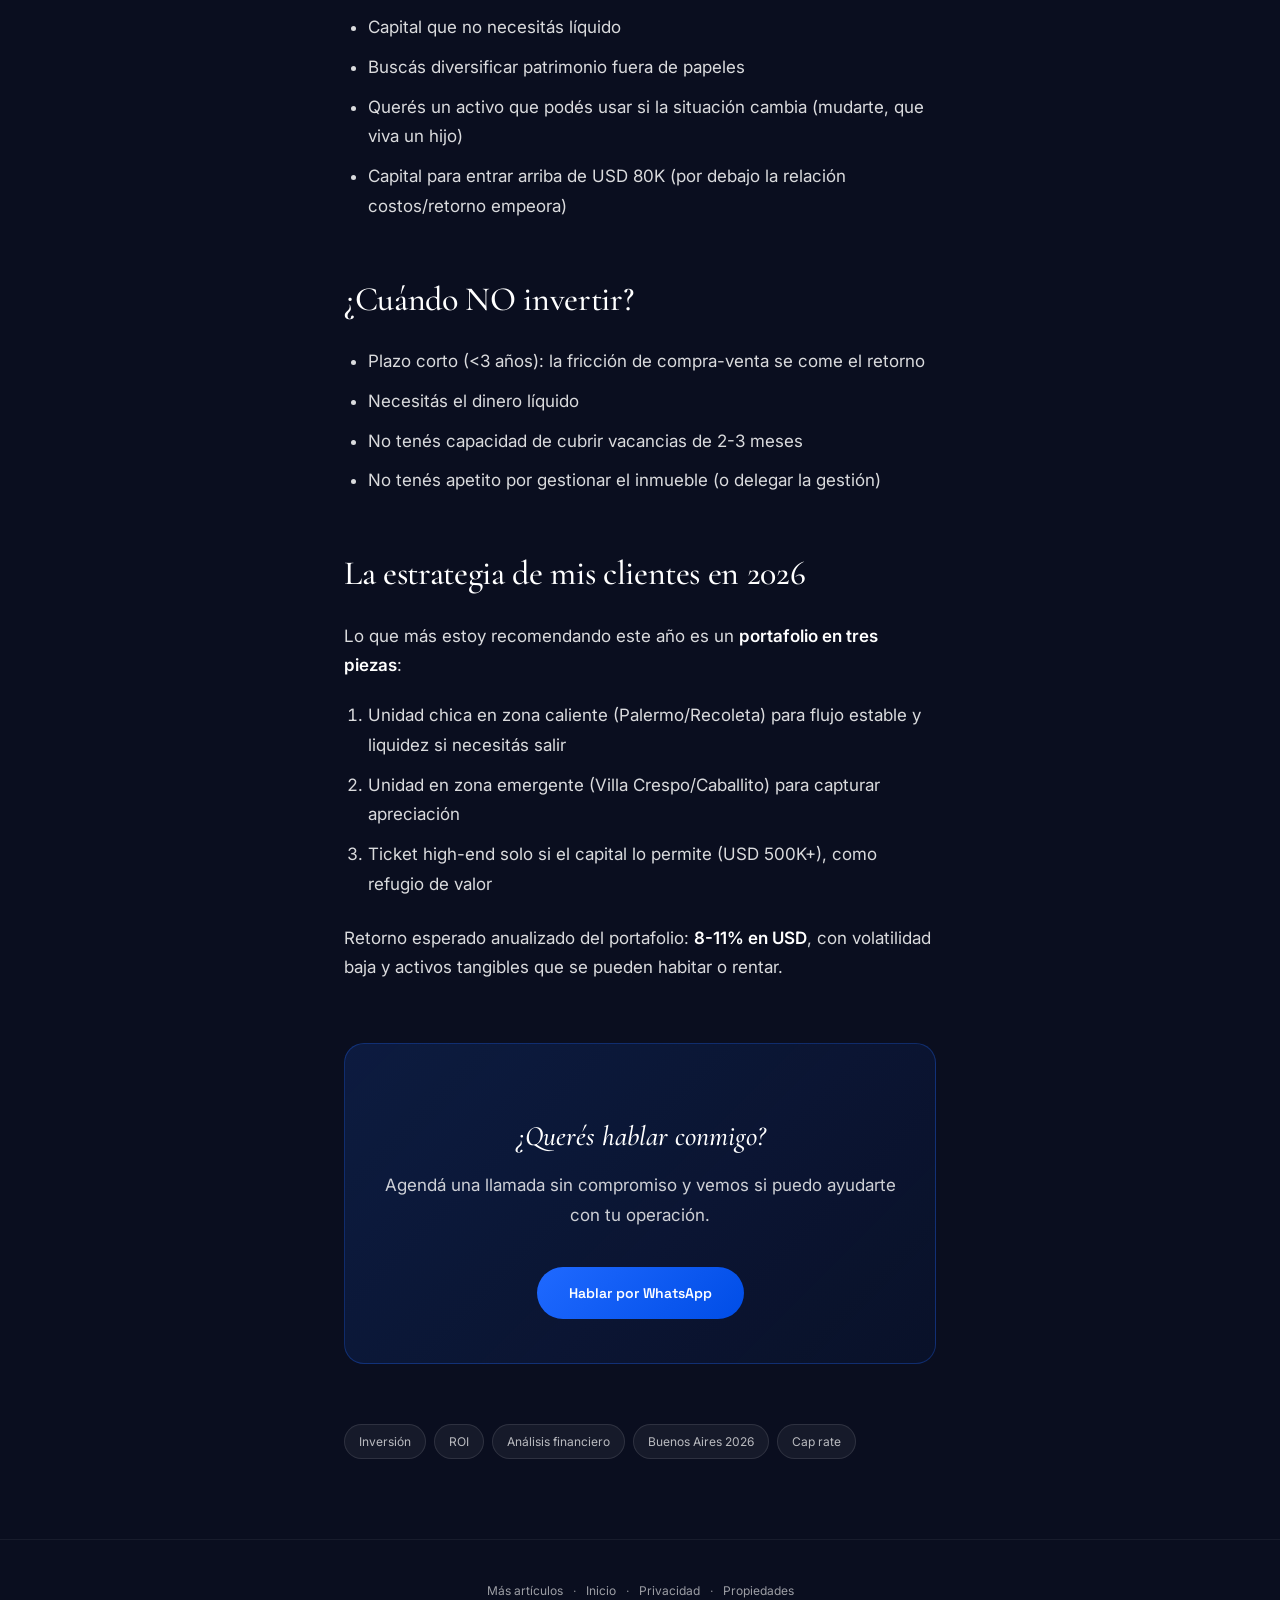
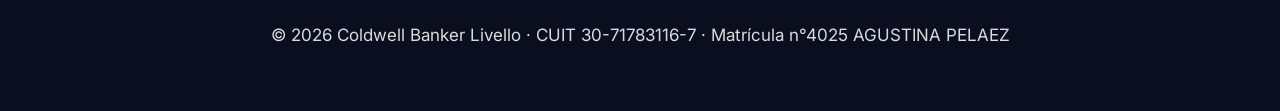
<file: blog-inversion-buenos-aires.html>
<!DOCTYPE html>
<html lang="es">
<head>
<meta charset="UTF-8"><meta name="viewport" content="width=device-width,initial-scale=1.0">
    <meta name="facebook-domain-verification" content="9wqd86re8c8wj3uc9cjf0utwmukpk8" />
<meta name="description" content="Análisis de ROI real comparando inversión inmobiliaria en Buenos Aires contra dólar MEP, bonos soberanos, acciones CEDEAR y otras alternativas.">
<link rel="canonical" href="https://gianninirealestate.com.ar/blog-inversion-buenos-aires">
<title>¿Conviene invertir en propiedades en Buenos Aires en <em>2026</em>? · Blog Diego Giannini</title>
<link rel="icon" type="image/svg+xml" href="data:image/svg+xml,%3Csvg xmlns='http://www.w3.org/2000/svg' viewBox='0 0 100 100'%3E%3Crect width='100' height='100' rx='20' fill='%230A0E1F'/%3E%3Ctext x='50' y='68' font-family='Georgia,serif' font-size='54' font-weight='700' text-anchor='middle' fill='%231F69FF'%3ECB%3C/text%3E%3C/svg%3E">
<meta property="og:type" content="article">
<meta property="og:title" content="¿Conviene invertir en propiedades en Buenos Aires en <em>2026</em>?">
<meta property="og:description" content="Análisis de ROI real comparando inversión inmobiliaria en Buenos Aires contra dólar MEP, bonos soberanos, acciones CEDEAR y otras alternativas.">
<meta property="article:author" content="Diego Giannini">
<link href="https://fonts.googleapis.com/css2?family=Cormorant+Garamond:ital,wght@0,500;0,600;1,500&family=Space+Grotesk:wght@500;600;700&family=Inter:wght@300;400;500;600&display=swap" rel="stylesheet">
<script type="application/ld+json">{"@context":"https://schema.org","@type":"Article","headline":"Conviene invertir en propiedades en Buenos Aires 2026","author":{"@type":"Person","name":"Diego Giannini"},"datePublished":"2026-04-08"}</script>
<style>*{margin:0;padding:0;box-sizing:border-box;}
body{background:#0A0E1F;color:#fff;font-family:'Inter',sans-serif;line-height:1.75;}
nav{padding:24px 5%;display:flex;justify-content:space-between;align-items:center;border-bottom:1px solid rgba(255,255,255,0.06);}
nav a.logo img{height:40px;}
nav a{color:#fff;text-decoration:none;font-size:13px;font-family:'Space Grotesk',sans-serif;font-weight:500;}
article{max-width:720px;margin:60px auto 80px;padding:0 5%;}
.cat{font-size:11px;font-weight:700;letter-spacing:0.25em;text-transform:uppercase;color:#4D8AFF;margin-bottom:20px;}
h1{font-family:'Cormorant Garamond',serif;font-size:clamp(40px,6vw,64px);font-weight:500;line-height:1.1;letter-spacing:-0.02em;margin-bottom:24px;}
h1 em{font-style:italic;color:#4D8AFF;}
.lead{font-size:20px;color:rgba(255,255,255,0.8);line-height:1.6;margin-bottom:40px;font-family:'Cormorant Garamond',serif;font-style:italic;}
.meta{display:flex;gap:16px;padding:20px 0;border-top:1px solid rgba(255,255,255,0.08);border-bottom:1px solid rgba(255,255,255,0.08);margin-bottom:48px;font-size:13px;color:rgba(255,255,255,0.6);}
h2{font-family:'Cormorant Garamond',serif;font-size:34px;font-weight:500;margin:48px 0 18px;letter-spacing:-0.01em;color:#fff;}
h3{font-family:'Space Grotesk',sans-serif;font-size:20px;font-weight:600;margin:32px 0 14px;color:#fff;}
p{font-size:17px;color:rgba(255,255,255,0.85);margin-bottom:20px;}
article ul,article ol{margin:0 0 24px 24px;color:rgba(255,255,255,0.85);}
article li{margin-bottom:10px;font-size:17px;}
blockquote{border-left:3px solid #4D8AFF;padding:16px 24px;margin:28px 0;background:rgba(31,105,255,0.05);font-style:italic;color:rgba(255,255,255,0.9);font-family:'Cormorant Garamond',serif;font-size:20px;}
strong{color:#fff;font-weight:600;}
.cta-box{margin:60px 0;padding:36px;background:linear-gradient(135deg,rgba(31,105,255,0.15),rgba(0,77,230,0.05));border:1px solid rgba(31,105,255,0.3);border-radius:20px;text-align:center;}
.cta-box h3{font-family:'Cormorant Garamond',serif;font-size:28px;font-weight:500;font-style:italic;margin-bottom:10px;}
.cta-box a{display:inline-block;margin-top:16px;padding:14px 32px;background:linear-gradient(135deg,#1F69FF,#004DE6);color:#fff;text-decoration:none;border-radius:100px;font-family:'Space Grotesk',sans-serif;font-weight:600;font-size:14px;}
.tags{display:flex;gap:8px;flex-wrap:wrap;margin-top:48px;}
.tag{padding:6px 14px;background:rgba(255,255,255,0.05);border:1px solid rgba(255,255,255,0.1);border-radius:100px;font-size:12px;color:rgba(255,255,255,0.7);}
footer{padding:40px 5%;text-align:center;font-size:12px;color:rgba(255,255,255,0.5);border-top:1px solid rgba(255,255,255,0.06);}
footer a{color:rgba(255,255,255,0.6);text-decoration:none;margin:0 10px;}</style>
    <link rel="stylesheet" href="_premium.css">
    <!-- Meta Pixel -->
    <script>
      !function(f,b,e,v,n,t,s){if(f.fbq)return;n=f.fbq=function(){n.callMethod?n.callMethod.apply(n,arguments):n.queue.push(arguments)};if(!f._fbq)f._fbq=n;n.push=n;n.loaded=!0;n.version='2.0';n.queue=[];t=b.createElement(e);t.async=!0;t.src=v;s=b.getElementsByTagName(e)[0];s.parentNode.insertBefore(t,s)}(window,document,'script','https://connect.facebook.net/en_US/fbevents.js');
      fbq('init', '1609863687137753');
      fbq('track', 'PageView');
    </script>
    <noscript><img height="1" width="1" style="display:none" src="https://www.facebook.com/tr?id=1609863687137753&ev=PageView&noscript=1"/></noscript>
</head>
<body>
<nav><a href="index.html" class="logo"><img src="logo-cb.png" alt="Coldwell Banker"></a><div><a href="blog.html" style="margin-right:24px;">← Blog</a><a href="index.html">Inicio</a></div></nav>
<article>
<div class="cat">Inversión</div>
<h1>¿Conviene invertir en propiedades en Buenos Aires en <em>2026</em>?</h1>
<p class="lead">La respuesta corta: sí, si entendés las variables. La respuesta larga requiere mirar números que muchos brokers no comparten. Acá los pongo todos sobre la mesa.</p>
<div class="meta"><span>🗓 8 Abril 2026</span><span>⏱ 11 min de lectura</span><span>✍ Diego Giannini</span></div>
<h2>Los números reales del real estate en Buenos Aires</h2>
<p>Para hacer la comparación honesta necesitamos los tres componentes del retorno inmobiliario:</p>
<ol>
<li><strong>Flujo de alquiler (cap rate real)</strong>: cuánto recibís mensualmente neto de gastos</li>
<li><strong>Apreciación del capital</strong>: cuánto sube la propiedad medida en USD</li>
<li><strong>Costos friccionales</strong>: comisiones, impuestos, vacancia, mantenimiento</li>
</ol>
<h3>Cap rate real (no el que te muestran)</h3>
<p>El cap rate que publican los portales es fantasía. Dividen alquiler bruto / precio de compra. Nada de eso refleja la realidad. El número que importa es:</p>
<blockquote>Cap Rate Real = (alquiler anual − expensas anuales − ABL − vacancia estimada − mantenimiento) / precio de compra</blockquote>
<p>Para un 2 ambientes en Palermo, USD 200K:</p>
<ul>
<li>Alquiler mensual: USD 750 × 12 = USD 9.000</li>
<li>Expensas: USD 180 × 12 = USD 2.160</li>
<li>ABL + servicios que queda el dueño: USD 600</li>
<li>Vacancia (3% del año, promedio Palermo): USD 270</li>
<li>Mantenimiento (provisión 1%): USD 2.000</li>
<li><strong>Neto anual: USD 3.970 → Cap rate real: 1.99%</strong></li>
</ul>
<p>Opa. Te vendieron "5% anual" y la realidad es 2%.</p>
<h2>Dónde está el verdadero rendimiento</h2>
<p>El 1.99% de cap rate real no es la historia completa. Al componente flujo hay que sumarle apreciación. En los últimos 5 años Palermo apreció en promedio 5.5% anual en USD reales. Eso te lleva el retorno total a <strong>7.5% anual en USD</strong>. Ya es otra historia.</p>
<h3>Zonas con mejor relación cap rate / apreciación</h3>
<ul>
<li><strong>Villa Crespo:</strong> Cap rate real 3.2% + apreciación 7-9% = 10-12% total</li>
<li><strong>Caballito Norte:</strong> Cap rate real 3.8% + apreciación 5-6% = 8.8-9.8% total</li>
<li><strong>Saavedra:</strong> Cap rate real 4.1% + apreciación 4-5% = 8.1-9.1% total</li>
</ul>
<p>Ojo: estos números son del segmento chico (monoambientes y 2 amb hasta 50 m²). El segmento familiar grande (3-4 amb) tiene cap rates más bajos y menor liquidez.</p>
<h2>Comparación con otras alternativas</h2>
<p>Vamos a comparar contra las alternativas que suelen tener los inversores argentinos en 2026:</p>
<h3>Dólar MEP puro (acumulación sin rendimiento)</h3>
<p>Retorno: 0% anual (asumís que el USD mantiene poder de compra, cosa que no siempre es cierta). Riesgo: bajo. Liquidez: total.</p>
<h3>Bonos soberanos argentinos en USD (AL30, GD35)</h3>
<p>Rendimiento actual: 11-14% TIR. <strong>Pero</strong> con volatilidad altísima. Un evento político puede hacer que el bono pierda 30% en un mes. No lo considero inversión comparable para patrimonio conservador.</p>
<h3>CEDEAR sobre acciones S&P 500</h3>
<p>Retorno histórico largo plazo: 9-10% anual en USD. Mejor liquidez que real estate. Pero: volatilidad fuerte, y no te da flujo de alquiler (no hay dividendos tan relevantes en ETFs jóvenes).</p>
<h3>Plazo fijo en USD en banco argentino</h3>
<p>Rendimiento: 2-3% anual. Riesgo de confiscación (cepo, corralito): históricamente presente. No lo recomiendo.</p>
<h2>¿Cuándo SÍ invertir en real estate?</h2>
<ul>
<li>Horizonte largo (mínimo 5 años)</li>
<li>Capital que no necesitás líquido</li>
<li>Buscás diversificar patrimonio fuera de papeles</li>
<li>Querés un activo que podés usar si la situación cambia (mudarte, que viva un hijo)</li>
<li>Capital para entrar arriba de USD 80K (por debajo la relación costos/retorno empeora)</li>
</ul>
<h2>¿Cuándo NO invertir?</h2>
<ul>
<li>Plazo corto (&lt;3 años): la fricción de compra-venta se come el retorno</li>
<li>Necesitás el dinero líquido</li>
<li>No tenés capacidad de cubrir vacancias de 2-3 meses</li>
<li>No tenés apetito por gestionar el inmueble (o delegar la gestión)</li>
</ul>
<h2>La estrategia de mis clientes en 2026</h2>
<p>Lo que más estoy recomendando este año es un <strong>portafolio en tres piezas</strong>:</p>
<ol>
<li>Unidad chica en zona caliente (Palermo/Recoleta) para flujo estable y liquidez si necesitás salir</li>
<li>Unidad en zona emergente (Villa Crespo/Caballito) para capturar apreciación</li>
<li>Ticket high-end solo si el capital lo permite (USD 500K+), como refugio de valor</li>
</ol>
<p>Retorno esperado anualizado del portafolio: <strong>8-11% en USD</strong>, con volatilidad baja y activos tangibles que se pueden habitar o rentar.</p>
<div class="cta-box">
<h3>¿Querés hablar conmigo?</h3>
<p style="color:rgba(255,255,255,0.8);">Agendá una llamada sin compromiso y vemos si puedo ayudarte con tu operación.</p>
<a href="https://wa.me/5491157274477?text=Hola%20Diego%2C%20le%C3%AD%20tu%20art%C3%ADculo%20y%20quer%C3%ADa%20charlar">Hablar por WhatsApp</a>
</div>
<div class="tags"><span class="tag">Inversión</span><span class="tag">ROI</span><span class="tag">Análisis financiero</span><span class="tag">Buenos Aires 2026</span><span class="tag">Cap rate</span></div>
</article>
<footer><a href="blog.html">Más artículos</a>·<a href="index.html">Inicio</a>·<a href="privacidad.html">Privacidad</a>·<a href="propiedades.html">Propiedades</a><p style="margin-top:20px;">© 2026 Coldwell Banker Livello · CUIT 30-71783116-7 · Matrícula n°4025 AGUSTINA PELAEZ</p></footer>
    <script src="_premium.js" defer></script>
</body></html>
</file>
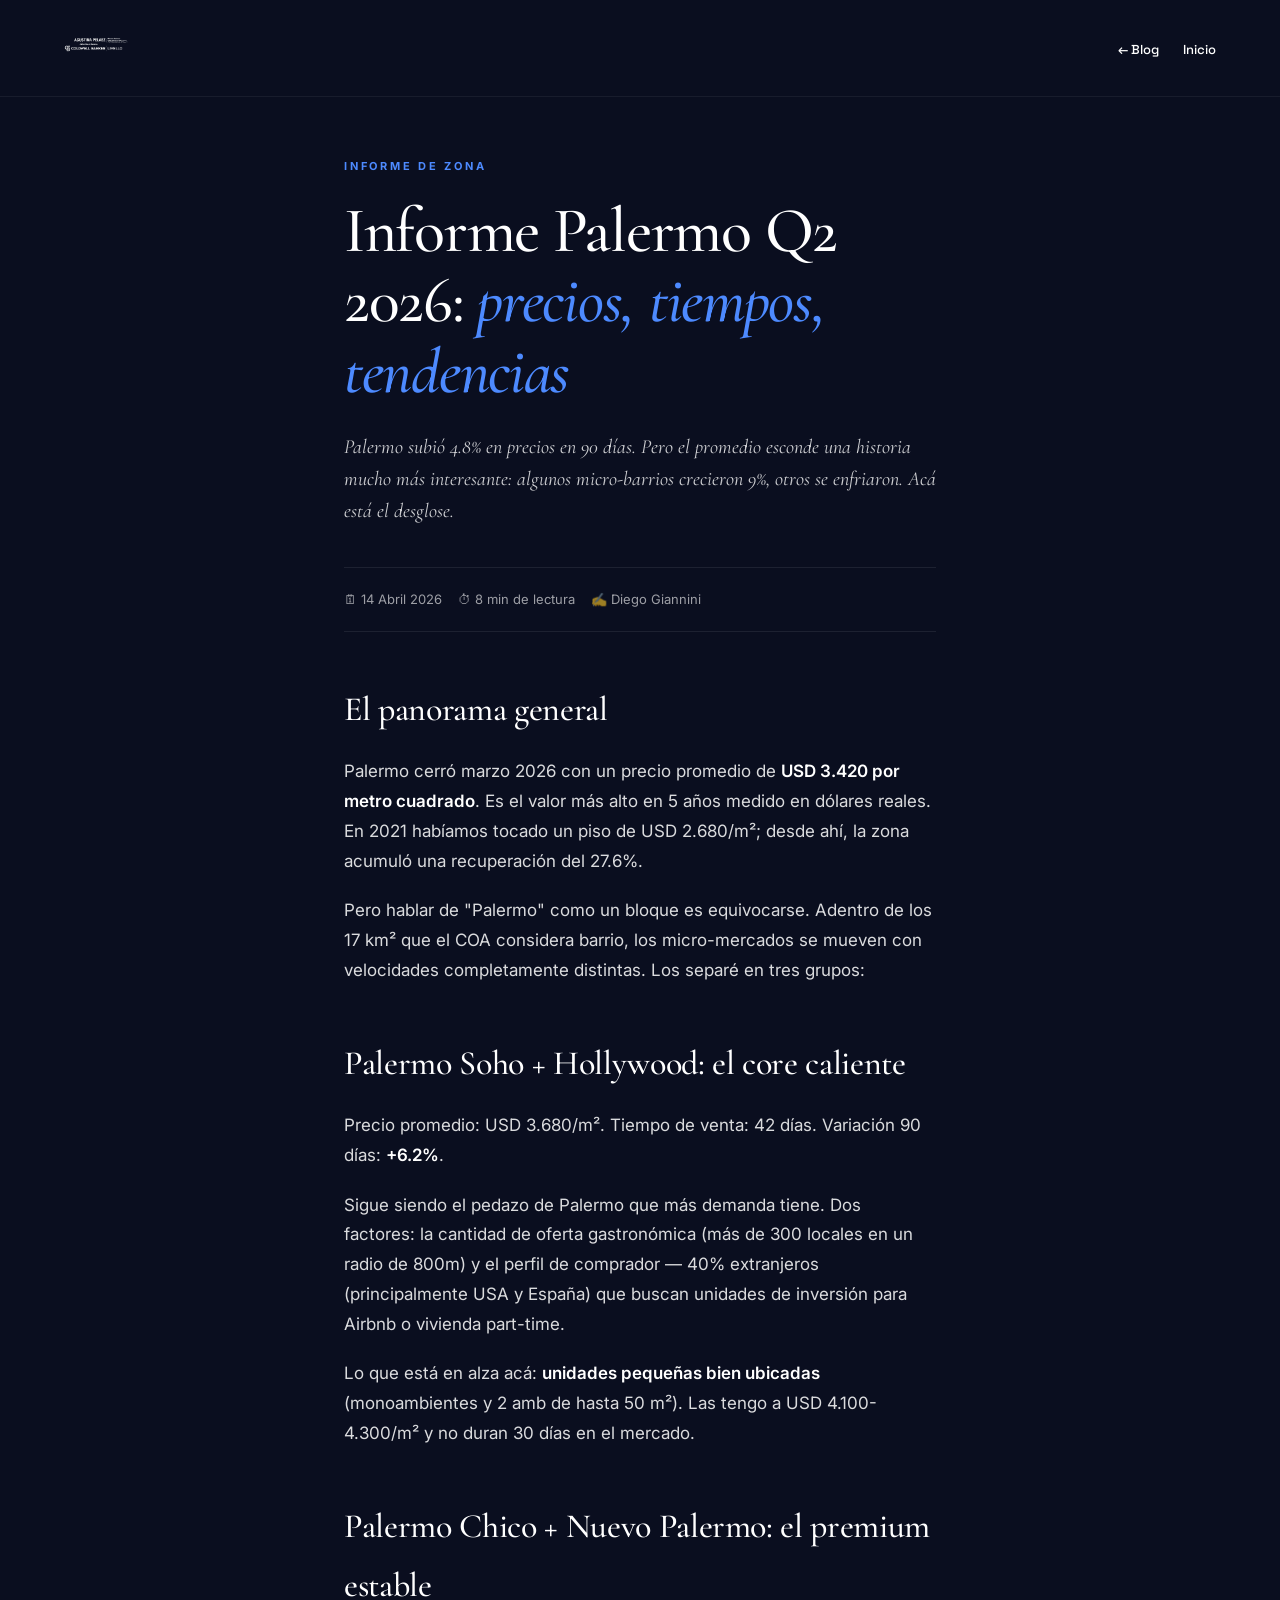
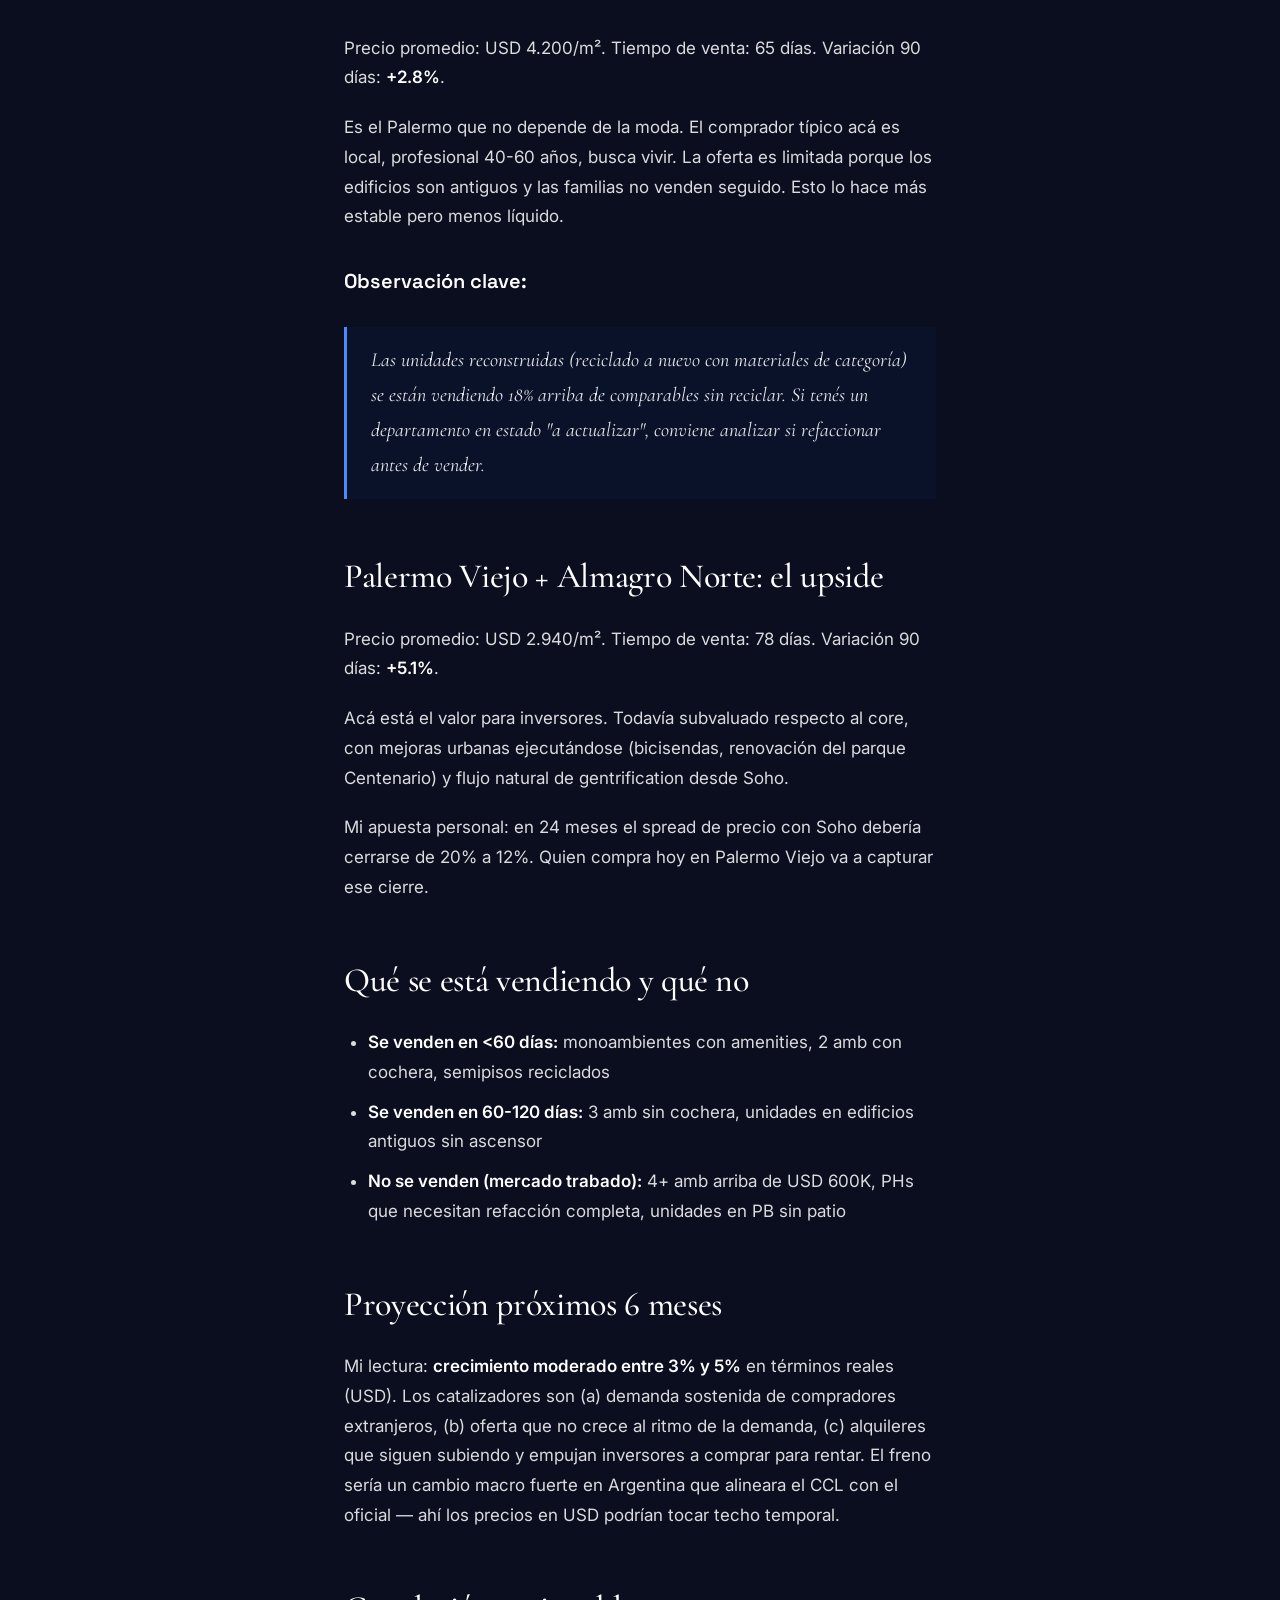
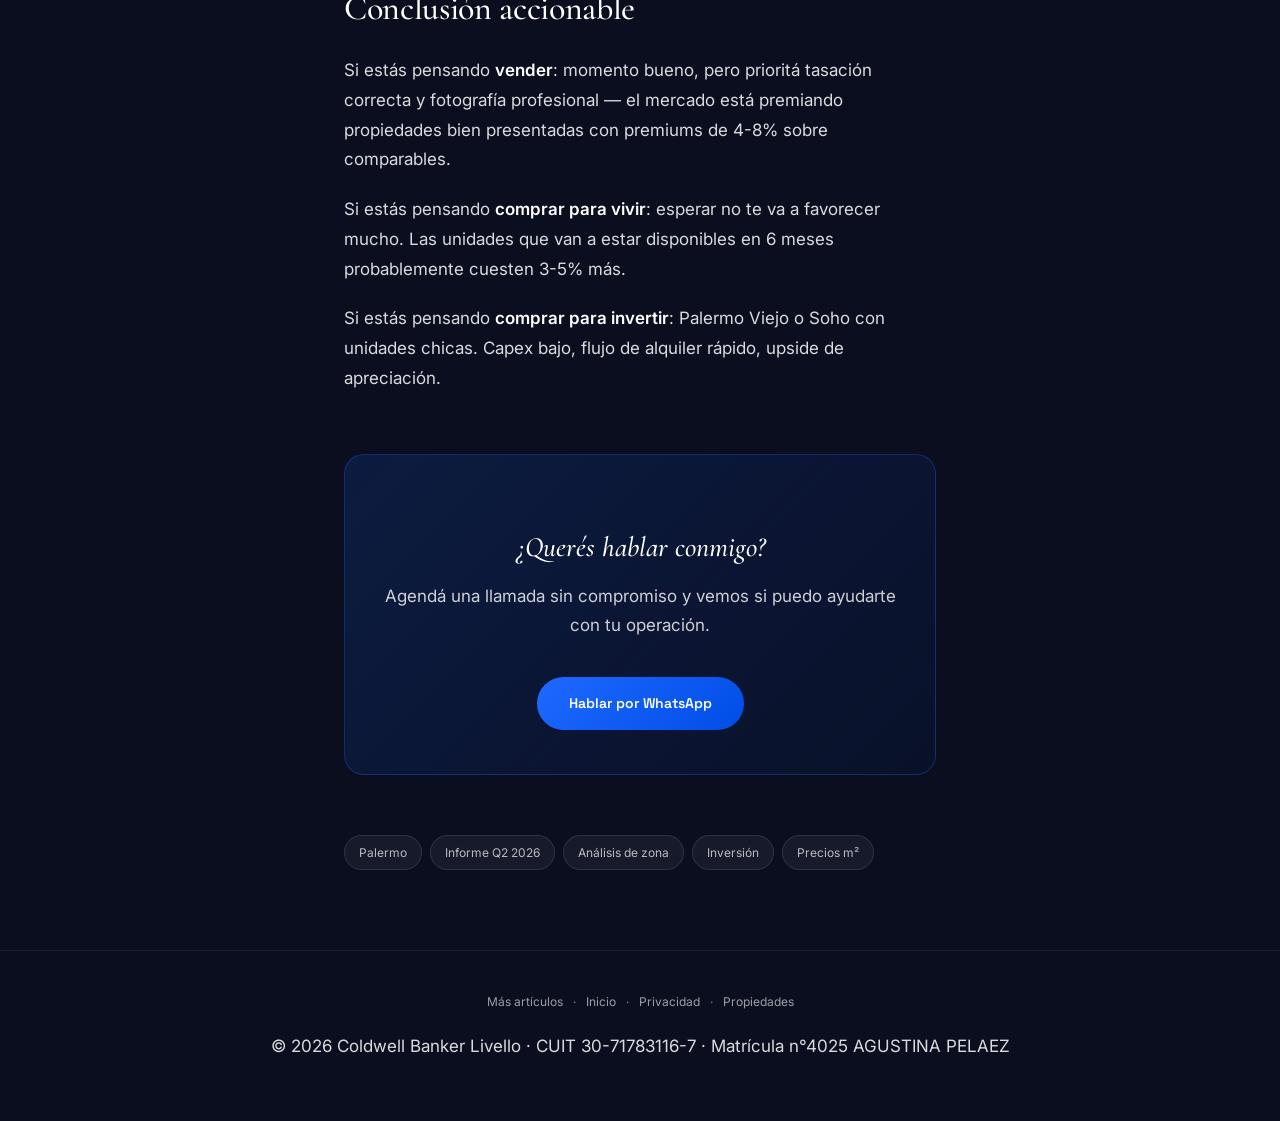
<file: blog-palermo-q2-2026.html>
<!DOCTYPE html>
<html lang="es">
<head>
<meta charset="UTF-8"><meta name="viewport" content="width=device-width,initial-scale=1.0">
    <meta name="facebook-domain-verification" content="9wqd86re8c8wj3uc9cjf0utwmukpk8" />
<meta name="description" content="Informe completo del mercado inmobiliario en Palermo para el segundo trimestre 2026. Precios por barrio, tiempos de venta y zonas con más upside.">
<link rel="canonical" href="https://gianninirealestate.com.ar/blog-palermo-q2-2026">
<title>Informe Palermo Q2 2026: <em>precios, tiempos, tendencias</em> · Blog Diego Giannini</title>
<link rel="icon" type="image/svg+xml" href="data:image/svg+xml,%3Csvg xmlns='http://www.w3.org/2000/svg' viewBox='0 0 100 100'%3E%3Crect width='100' height='100' rx='20' fill='%230A0E1F'/%3E%3Ctext x='50' y='68' font-family='Georgia,serif' font-size='54' font-weight='700' text-anchor='middle' fill='%231F69FF'%3ECB%3C/text%3E%3C/svg%3E">
<meta property="og:type" content="article">
<meta property="og:title" content="Informe Palermo Q2 2026: <em>precios, tiempos, tendencias</em>">
<meta property="og:description" content="Informe completo del mercado inmobiliario en Palermo para el segundo trimestre 2026. Precios por barrio, tiempos de venta y zonas con más upside.">
<meta property="article:author" content="Diego Giannini">
<link href="https://fonts.googleapis.com/css2?family=Cormorant+Garamond:ital,wght@0,500;0,600;1,500&family=Space+Grotesk:wght@500;600;700&family=Inter:wght@300;400;500;600&display=swap" rel="stylesheet">
<script type="application/ld+json">{"@context":"https://schema.org","@type":"Article","headline":"Informe Palermo Q2 2026: precios, tiempos, tendencias","author":{"@type":"Person","name":"Diego Giannini"},"datePublished":"2026-04-14","publisher":{"@type":"Organization","name":"Coldwell Banker"}}</script>
<style>*{margin:0;padding:0;box-sizing:border-box;}
body{background:#0A0E1F;color:#fff;font-family:'Inter',sans-serif;line-height:1.75;}
nav{padding:24px 5%;display:flex;justify-content:space-between;align-items:center;border-bottom:1px solid rgba(255,255,255,0.06);}
nav a.logo img{height:40px;}
nav a{color:#fff;text-decoration:none;font-size:13px;font-family:'Space Grotesk',sans-serif;font-weight:500;}
article{max-width:720px;margin:60px auto 80px;padding:0 5%;}
.cat{font-size:11px;font-weight:700;letter-spacing:0.25em;text-transform:uppercase;color:#4D8AFF;margin-bottom:20px;}
h1{font-family:'Cormorant Garamond',serif;font-size:clamp(40px,6vw,64px);font-weight:500;line-height:1.1;letter-spacing:-0.02em;margin-bottom:24px;}
h1 em{font-style:italic;color:#4D8AFF;}
.lead{font-size:20px;color:rgba(255,255,255,0.8);line-height:1.6;margin-bottom:40px;font-family:'Cormorant Garamond',serif;font-style:italic;}
.meta{display:flex;gap:16px;padding:20px 0;border-top:1px solid rgba(255,255,255,0.08);border-bottom:1px solid rgba(255,255,255,0.08);margin-bottom:48px;font-size:13px;color:rgba(255,255,255,0.6);}
h2{font-family:'Cormorant Garamond',serif;font-size:34px;font-weight:500;margin:48px 0 18px;letter-spacing:-0.01em;color:#fff;}
h3{font-family:'Space Grotesk',sans-serif;font-size:20px;font-weight:600;margin:32px 0 14px;color:#fff;}
p{font-size:17px;color:rgba(255,255,255,0.85);margin-bottom:20px;}
article ul,article ol{margin:0 0 24px 24px;color:rgba(255,255,255,0.85);}
article li{margin-bottom:10px;font-size:17px;}
blockquote{border-left:3px solid #4D8AFF;padding:16px 24px;margin:28px 0;background:rgba(31,105,255,0.05);font-style:italic;color:rgba(255,255,255,0.9);font-family:'Cormorant Garamond',serif;font-size:20px;}
strong{color:#fff;font-weight:600;}
.cta-box{margin:60px 0;padding:36px;background:linear-gradient(135deg,rgba(31,105,255,0.15),rgba(0,77,230,0.05));border:1px solid rgba(31,105,255,0.3);border-radius:20px;text-align:center;}
.cta-box h3{font-family:'Cormorant Garamond',serif;font-size:28px;font-weight:500;font-style:italic;margin-bottom:10px;}
.cta-box a{display:inline-block;margin-top:16px;padding:14px 32px;background:linear-gradient(135deg,#1F69FF,#004DE6);color:#fff;text-decoration:none;border-radius:100px;font-family:'Space Grotesk',sans-serif;font-weight:600;font-size:14px;}
.tags{display:flex;gap:8px;flex-wrap:wrap;margin-top:48px;}
.tag{padding:6px 14px;background:rgba(255,255,255,0.05);border:1px solid rgba(255,255,255,0.1);border-radius:100px;font-size:12px;color:rgba(255,255,255,0.7);}
footer{padding:40px 5%;text-align:center;font-size:12px;color:rgba(255,255,255,0.5);border-top:1px solid rgba(255,255,255,0.06);}
footer a{color:rgba(255,255,255,0.6);text-decoration:none;margin:0 10px;}</style>
    <link rel="stylesheet" href="_premium.css">
    <!-- Meta Pixel -->
    <script>
      !function(f,b,e,v,n,t,s){if(f.fbq)return;n=f.fbq=function(){n.callMethod?n.callMethod.apply(n,arguments):n.queue.push(arguments)};if(!f._fbq)f._fbq=n;n.push=n;n.loaded=!0;n.version='2.0';n.queue=[];t=b.createElement(e);t.async=!0;t.src=v;s=b.getElementsByTagName(e)[0];s.parentNode.insertBefore(t,s)}(window,document,'script','https://connect.facebook.net/en_US/fbevents.js');
      fbq('init', '1609863687137753');
      fbq('track', 'PageView');
    </script>
    <noscript><img height="1" width="1" style="display:none" src="https://www.facebook.com/tr?id=1609863687137753&ev=PageView&noscript=1"/></noscript>
</head>
<body>
<nav><a href="index.html" class="logo"><img src="logo-cb.png" alt="Coldwell Banker"></a><div><a href="blog.html" style="margin-right:24px;">← Blog</a><a href="index.html">Inicio</a></div></nav>
<article>
<div class="cat">Informe de zona</div>
<h1>Informe Palermo Q2 2026: <em>precios, tiempos, tendencias</em></h1>
<p class="lead">Palermo subió 4.8% en precios en 90 días. Pero el promedio esconde una historia mucho más interesante: algunos micro-barrios crecieron 9%, otros se enfriaron. Acá está el desglose.</p>
<div class="meta"><span>🗓 14 Abril 2026</span><span>⏱ 8 min de lectura</span><span>✍ Diego Giannini</span></div>
<h2>El panorama general</h2>
<p>Palermo cerró marzo 2026 con un precio promedio de <strong>USD 3.420 por metro cuadrado</strong>. Es el valor más alto en 5 años medido en dólares reales. En 2021 habíamos tocado un piso de USD 2.680/m²; desde ahí, la zona acumuló una recuperación del 27.6%.</p>
<p>Pero hablar de "Palermo" como un bloque es equivocarse. Adentro de los 17 km² que el COA considera barrio, los micro-mercados se mueven con velocidades completamente distintas. Los separé en tres grupos:</p>
<h2>Palermo Soho + Hollywood: el core caliente</h2>
<p>Precio promedio: USD 3.680/m². Tiempo de venta: 42 días. Variación 90 días: <strong>+6.2%</strong>.</p>
<p>Sigue siendo el pedazo de Palermo que más demanda tiene. Dos factores: la cantidad de oferta gastronómica (más de 300 locales en un radio de 800m) y el perfil de comprador — 40% extranjeros (principalmente USA y España) que buscan unidades de inversión para Airbnb o vivienda part-time.</p>
<p>Lo que está en alza acá: <strong>unidades pequeñas bien ubicadas</strong> (monoambientes y 2 amb de hasta 50 m²). Las tengo a USD 4.100-4.300/m² y no duran 30 días en el mercado.</p>
<h2>Palermo Chico + Nuevo Palermo: el premium estable</h2>
<p>Precio promedio: USD 4.200/m². Tiempo de venta: 65 días. Variación 90 días: <strong>+2.8%</strong>.</p>
<p>Es el Palermo que no depende de la moda. El comprador típico acá es local, profesional 40-60 años, busca vivir. La oferta es limitada porque los edificios son antiguos y las familias no venden seguido. Esto lo hace más estable pero menos líquido.</p>
<h3>Observación clave:</h3>
<blockquote>Las unidades reconstruidas (reciclado a nuevo con materiales de categoría) se están vendiendo 18% arriba de comparables sin reciclar. Si tenés un departamento en estado "a actualizar", conviene analizar si refaccionar antes de vender.</blockquote>
<h2>Palermo Viejo + Almagro Norte: el upside</h2>
<p>Precio promedio: USD 2.940/m². Tiempo de venta: 78 días. Variación 90 días: <strong>+5.1%</strong>.</p>
<p>Acá está el valor para inversores. Todavía subvaluado respecto al core, con mejoras urbanas ejecutándose (bicisendas, renovación del parque Centenario) y flujo natural de gentrification desde Soho.</p>
<p>Mi apuesta personal: en 24 meses el spread de precio con Soho debería cerrarse de 20% a 12%. Quien compra hoy en Palermo Viejo va a capturar ese cierre.</p>
<h2>Qué se está vendiendo y qué no</h2>
<ul>
<li><strong>Se venden en &lt;60 días:</strong> monoambientes con amenities, 2 amb con cochera, semipisos reciclados</li>
<li><strong>Se venden en 60-120 días:</strong> 3 amb sin cochera, unidades en edificios antiguos sin ascensor</li>
<li><strong>No se venden (mercado trabado):</strong> 4+ amb arriba de USD 600K, PHs que necesitan refacción completa, unidades en PB sin patio</li>
</ul>
<h2>Proyección próximos 6 meses</h2>
<p>Mi lectura: <strong>crecimiento moderado entre 3% y 5%</strong> en términos reales (USD). Los catalizadores son (a) demanda sostenida de compradores extranjeros, (b) oferta que no crece al ritmo de la demanda, (c) alquileres que siguen subiendo y empujan inversores a comprar para rentar. El freno sería un cambio macro fuerte en Argentina que alineara el CCL con el oficial — ahí los precios en USD podrían tocar techo temporal.</p>
<h2>Conclusión accionable</h2>
<p>Si estás pensando <strong>vender</strong>: momento bueno, pero prioritá tasación correcta y fotografía profesional — el mercado está premiando propiedades bien presentadas con premiums de 4-8% sobre comparables.</p>
<p>Si estás pensando <strong>comprar para vivir</strong>: esperar no te va a favorecer mucho. Las unidades que van a estar disponibles en 6 meses probablemente cuesten 3-5% más.</p>
<p>Si estás pensando <strong>comprar para invertir</strong>: Palermo Viejo o Soho con unidades chicas. Capex bajo, flujo de alquiler rápido, upside de apreciación.</p>
<div class="cta-box">
<h3>¿Querés hablar conmigo?</h3>
<p style="color:rgba(255,255,255,0.8);">Agendá una llamada sin compromiso y vemos si puedo ayudarte con tu operación.</p>
<a href="https://wa.me/5491157274477?text=Hola%20Diego%2C%20le%C3%AD%20tu%20art%C3%ADculo%20y%20quer%C3%ADa%20charlar">Hablar por WhatsApp</a>
</div>
<div class="tags"><span class="tag">Palermo</span><span class="tag">Informe Q2 2026</span><span class="tag">Análisis de zona</span><span class="tag">Inversión</span><span class="tag">Precios m²</span></div>
</article>
<footer><a href="blog.html">Más artículos</a>·<a href="index.html">Inicio</a>·<a href="privacidad.html">Privacidad</a>·<a href="propiedades.html">Propiedades</a><p style="margin-top:20px;">© 2026 Coldwell Banker Livello · CUIT 30-71783116-7 · Matrícula n°4025 AGUSTINA PELAEZ</p></footer>
    <script src="_premium.js" defer></script>
</body></html>
</file>
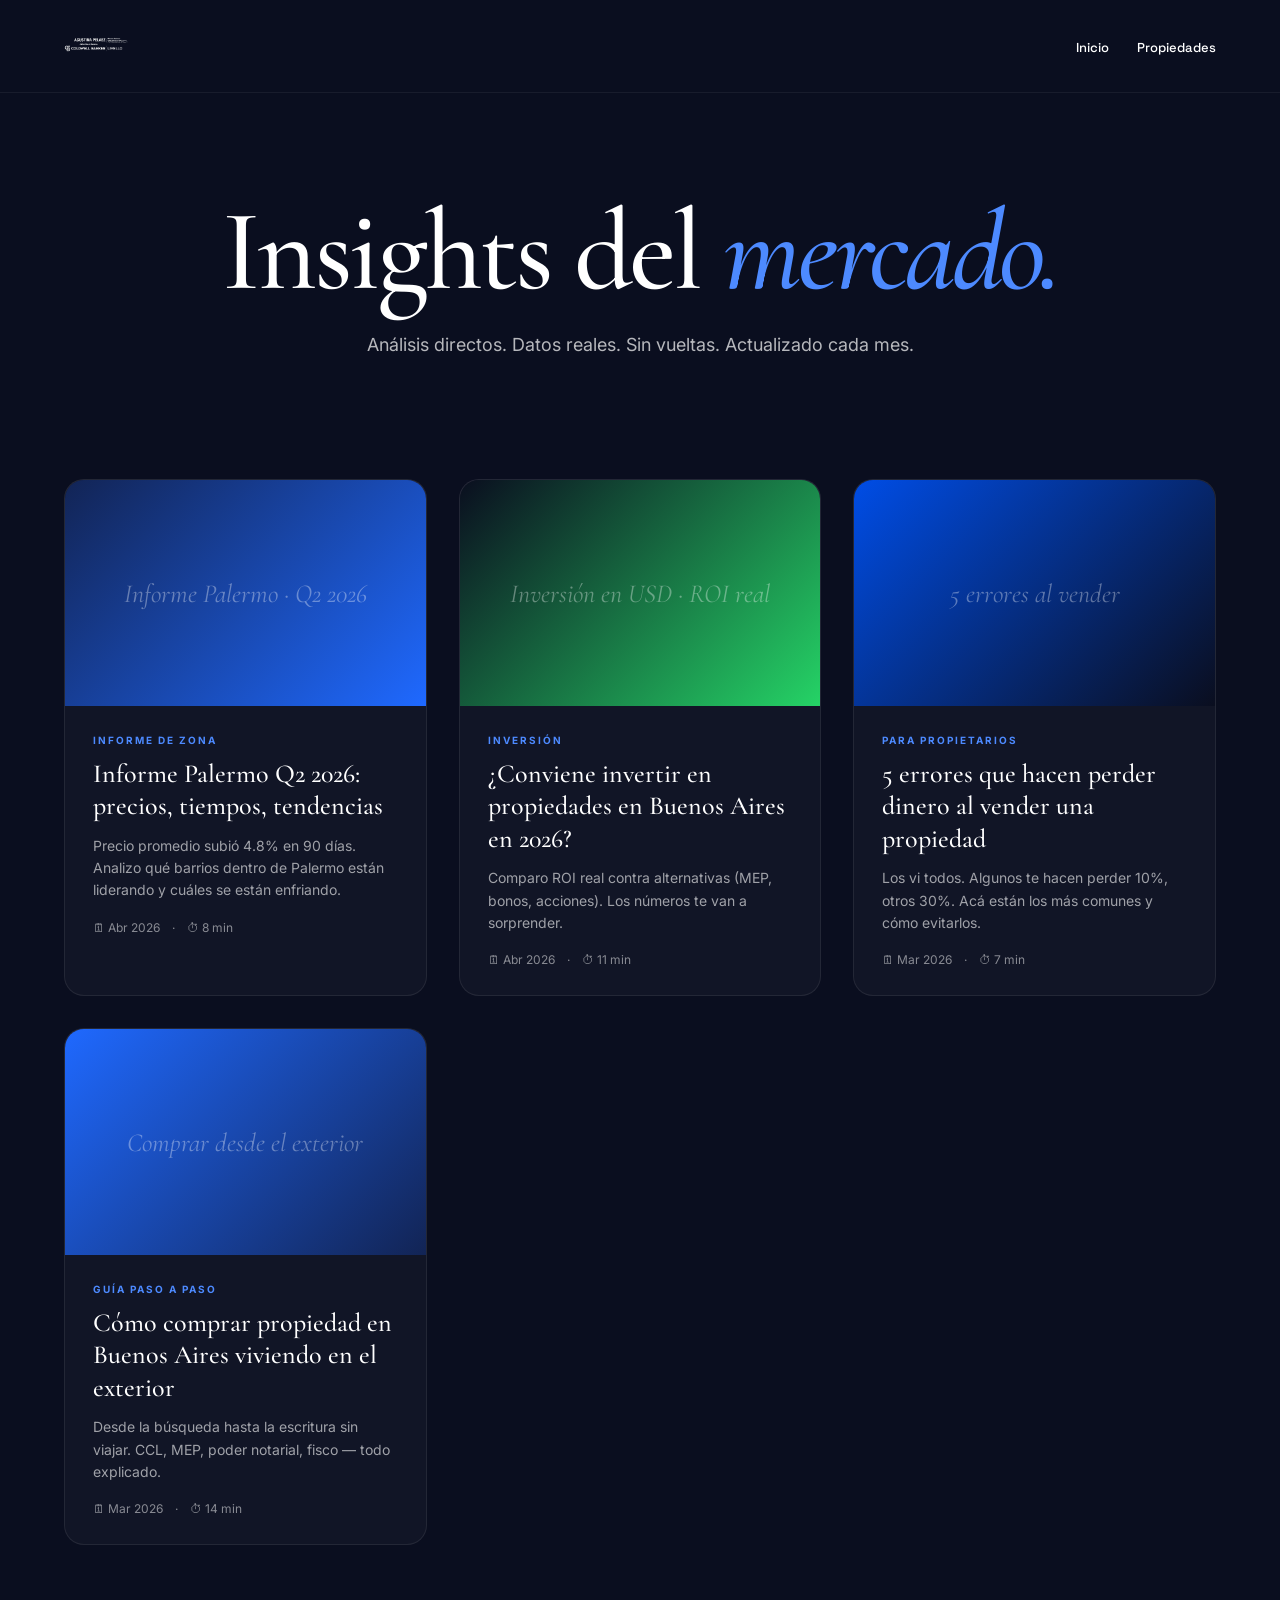
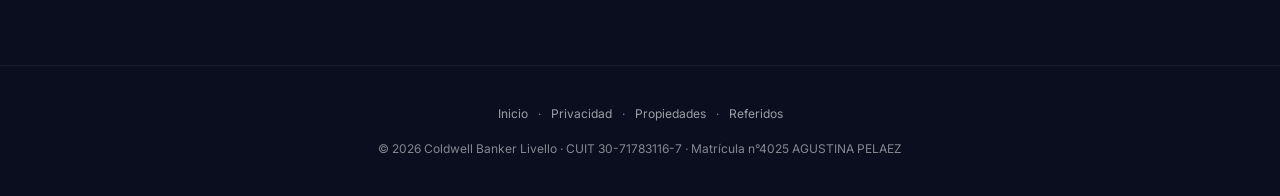
<file: blog.html>
<!DOCTYPE html>
<html lang="es">
<head>
<meta charset="UTF-8">
    <meta name="facebook-domain-verification" content="9wqd86re8c8wj3uc9cjf0utwmukpk8" />
<meta name="viewport" content="width=device-width,initial-scale=1.0">
<meta name="description" content="Blog de real estate en Buenos Aires. Análisis de mercado, tips para vender e invertir, informes por zona por Diego Giannini de Coldwell Banker.">
<link rel="canonical" href="https://gianninirealestate.com.ar/blog">
<title>Blog · Diego Giannini · Insights del mercado inmobiliario</title>
<link rel="icon" type="image/svg+xml" href="data:image/svg+xml,%3Csvg xmlns='http://www.w3.org/2000/svg' viewBox='0 0 100 100'%3E%3Crect width='100' height='100' rx='20' fill='%230A0E1F'/%3E%3Ctext x='50' y='68' font-family='Georgia,serif' font-size='54' font-weight='700' text-anchor='middle' fill='%231F69FF'%3ECB%3C/text%3E%3C/svg%3E">
<link href="https://fonts.googleapis.com/css2?family=Cormorant+Garamond:ital,wght@0,500;0,600;1,500&family=Space+Grotesk:wght@500;600;700&family=Inter:wght@300;400;500;600&display=swap" rel="stylesheet">
<style>
*{margin:0;padding:0;box-sizing:border-box;}
body{background:#0A0E1F;color:#fff;font-family:'Inter',sans-serif;}
nav{padding:24px 5%;display:flex;justify-content:space-between;align-items:center;border-bottom:1px solid rgba(255,255,255,0.06);}
nav a.logo img{height:40px;}
nav a{color:#fff;text-decoration:none;font-size:13px;font-family:'Space Grotesk',sans-serif;font-weight:500;}
.hero{padding:100px 5% 60px;text-align:center;}
h1{font-family:'Cormorant Garamond',serif;font-size:clamp(56px,9vw,120px);font-weight:500;line-height:1.02;letter-spacing:-0.03em;}
h1 em{font-style:italic;color:#4D8AFF;}
.sub{font-size:18px;color:rgba(255,255,255,0.7);max-width:580px;margin:20px auto 0;line-height:1.6;}
.grid{max-width:1280px;margin:60px auto 120px;padding:0 5%;display:grid;grid-template-columns:repeat(auto-fill,minmax(320px,1fr));gap:32px;}
.art{background:rgba(255,255,255,0.03);border:1px solid rgba(255,255,255,0.08);border-radius:20px;overflow:hidden;transition:transform 0.4s,border 0.4s;text-decoration:none;color:inherit;display:block;}
.art:hover{transform:translateY(-6px);border-color:rgba(31,105,255,0.4);}
.art-img{aspect-ratio:16/10;display:flex;align-items:center;justify-content:center;font-family:'Cormorant Garamond',serif;font-style:italic;font-size:26px;color:rgba(255,255,255,0.35);padding:24px;text-align:center;}
.art-body{padding:28px;}
.cat{font-size:10px;font-weight:700;letter-spacing:0.2em;text-transform:uppercase;color:#4D8AFF;margin-bottom:12px;}
.art h2{font-family:'Cormorant Garamond',serif;font-size:26px;font-weight:500;line-height:1.25;margin-bottom:12px;color:#fff;}
.art p{font-size:14px;color:rgba(255,255,255,0.6);line-height:1.6;}
.meta{display:flex;gap:12px;margin-top:18px;font-size:12px;color:rgba(255,255,255,0.5);}
footer{padding:40px 5%;text-align:center;font-size:12px;color:rgba(255,255,255,0.5);border-top:1px solid rgba(255,255,255,0.06);}
footer a{color:rgba(255,255,255,0.6);text-decoration:none;margin:0 10px;}
</style>
    <link rel="stylesheet" href="_premium.css">
    <!-- Meta Pixel -->
    <script>
      !function(f,b,e,v,n,t,s){if(f.fbq)return;n=f.fbq=function(){n.callMethod?n.callMethod.apply(n,arguments):n.queue.push(arguments)};if(!f._fbq)f._fbq=n;n.push=n;n.loaded=!0;n.version='2.0';n.queue=[];t=b.createElement(e);t.async=!0;t.src=v;s=b.getElementsByTagName(e)[0];s.parentNode.insertBefore(t,s)}(window,document,'script','https://connect.facebook.net/en_US/fbevents.js');
      fbq('init', '1609863687137753');
      fbq('track', 'PageView');
    </script>
    <noscript><img height="1" width="1" style="display:none" src="https://www.facebook.com/tr?id=1609863687137753&ev=PageView&noscript=1"/></noscript>
</head>
<body>
<nav>
  <a href="index.html" class="logo"><img src="logo-cb.png" alt="Coldwell Banker"></a>
  <div>
    <a href="index.html" style="margin-right:24px;">Inicio</a>
    <a href="propiedades.html">Propiedades</a>
  </div>
</nav>
<section class="hero">
  <h1>Insights del <em>mercado.</em></h1>
  <p class="sub">Análisis directos. Datos reales. Sin vueltas. Actualizado cada mes.</p>
</section>
<div class="grid">
  <a class="art" href="blog-palermo-q2-2026.html">
    <div class="art-img" style="background:linear-gradient(135deg,#122455,#1F69FF);">Informe Palermo · Q2 2026</div>
    <div class="art-body">
      <div class="cat">Informe de zona</div>
      <h2>Informe Palermo Q2 2026: precios, tiempos, tendencias</h2>
      <p>Precio promedio subió 4.8% en 90 días. Analizo qué barrios dentro de Palermo están liderando y cuáles se están enfriando.</p>
      <div class="meta"><span>🗓 Abr 2026</span>·<span>⏱ 8 min</span></div>
    </div>
  </a>
  <a class="art" href="blog-inversion-buenos-aires.html">
    <div class="art-img" style="background:linear-gradient(135deg,#0A0E1F,#25D366);">Inversión en USD · ROI real</div>
    <div class="art-body">
      <div class="cat">Inversión</div>
      <h2>¿Conviene invertir en propiedades en Buenos Aires en 2026?</h2>
      <p>Comparo ROI real contra alternativas (MEP, bonos, acciones). Los números te van a sorprender.</p>
      <div class="meta"><span>🗓 Abr 2026</span>·<span>⏱ 11 min</span></div>
    </div>
  </a>
  <a class="art" href="blog-errores-vendedores.html">
    <div class="art-img" style="background:linear-gradient(135deg,#004DE6,#0A0E1F);">5 errores al vender</div>
    <div class="art-body">
      <div class="cat">Para propietarios</div>
      <h2>5 errores que hacen perder dinero al vender una propiedad</h2>
      <p>Los vi todos. Algunos te hacen perder 10%, otros 30%. Acá están los más comunes y cómo evitarlos.</p>
      <div class="meta"><span>🗓 Mar 2026</span>·<span>⏱ 7 min</span></div>
    </div>
  </a>
  <a class="art" href="blog-comprar-desde-exterior.html">
    <div class="art-img" style="background:linear-gradient(135deg,#1F69FF,#122455);">Comprar desde el exterior</div>
    <div class="art-body">
      <div class="cat">Guía paso a paso</div>
      <h2>Cómo comprar propiedad en Buenos Aires viviendo en el exterior</h2>
      <p>Desde la búsqueda hasta la escritura sin viajar. CCL, MEP, poder notarial, fisco — todo explicado.</p>
      <div class="meta"><span>🗓 Mar 2026</span>·<span>⏱ 14 min</span></div>
    </div>
  </a>
</div>
<footer>
  <a href="index.html">Inicio</a>·<a href="privacidad.html">Privacidad</a>·<a href="propiedades.html">Propiedades</a>·<a href="referidos.html">Referidos</a>
  <p style="margin-top:20px;">© 2026 Coldwell Banker Livello · CUIT 30-71783116-7 · Matrícula n°4025 AGUSTINA PELAEZ</p>
</footer>
    <script src="_premium.js" defer></script>
</body>
</html>
</file>
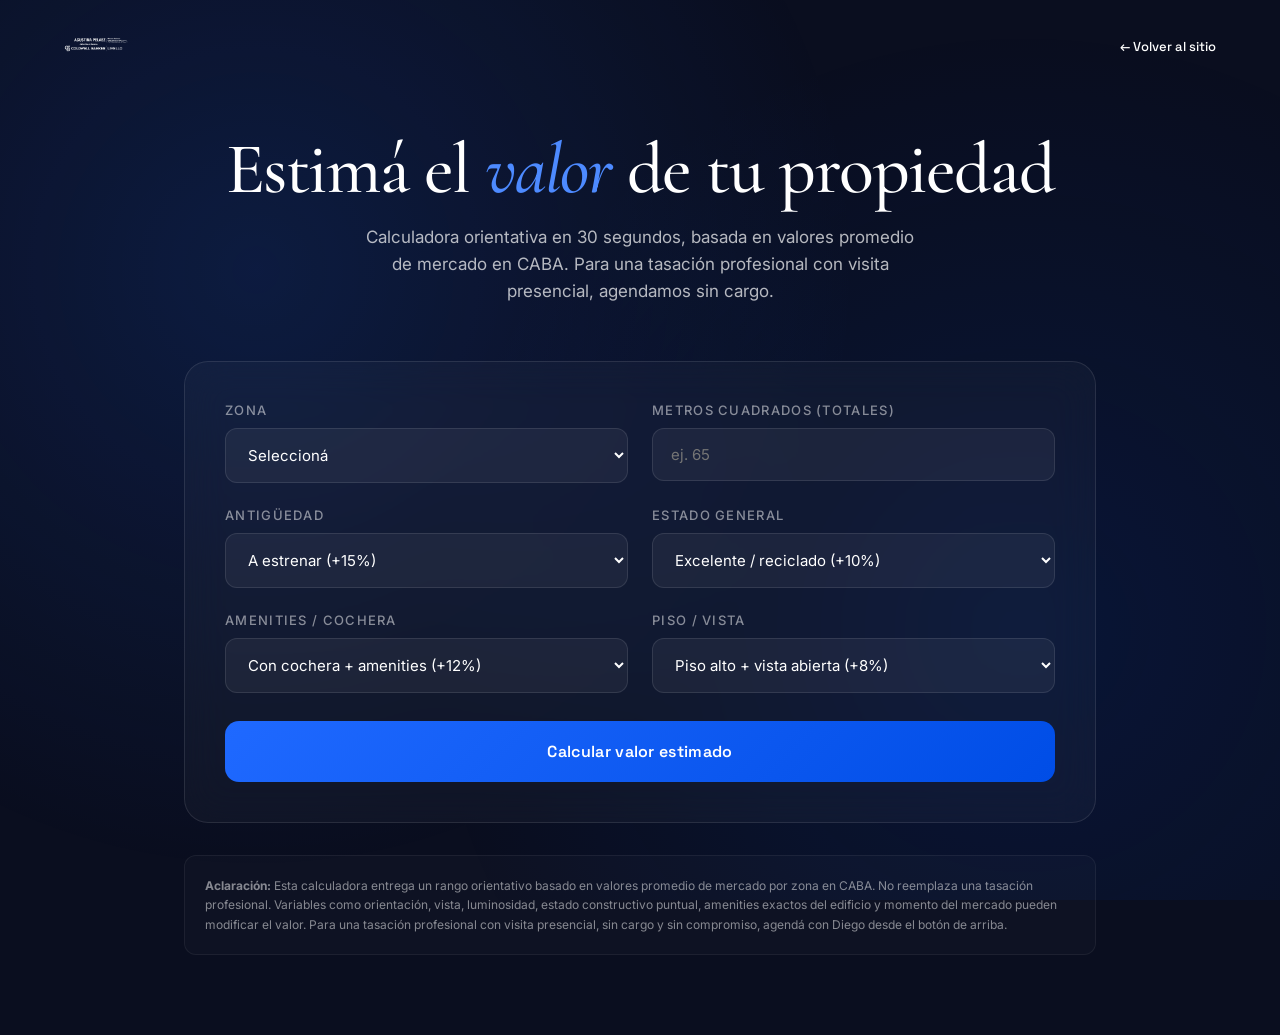
<file: calculadora.html>
<!DOCTYPE html>
<html lang="es">
<head>
<meta charset="UTF-8">
    <meta name="facebook-domain-verification" content="9wqd86re8c8wj3uc9cjf0utwmukpk8" />
<meta name="viewport" content="width=device-width,initial-scale=1.0">
<meta name="description" content="Calculá el valor estimado de tu propiedad en Buenos Aires en 30 segundos. Tasación preliminar gratuita con datos reales del mercado.">
<link rel="canonical" href="https://gianninirealestate.com.ar/calculadora">
<title>Calculadora de tasación · Diego Giannini · Coldwell Banker</title>
<link rel="icon" type="image/svg+xml" href="data:image/svg+xml,%3Csvg xmlns='http://www.w3.org/2000/svg' viewBox='0 0 100 100'%3E%3Crect width='100' height='100' rx='20' fill='%230A0E1F'/%3E%3Ctext x='50' y='68' font-family='Georgia,serif' font-size='54' font-weight='700' text-anchor='middle' fill='%231F69FF'%3ECB%3C/text%3E%3C/svg%3E">
<meta property="og:title" content="Calculadora de tasación · Diego Giannini">
<meta property="og:description" content="Calculá el valor estimado de tu propiedad en 30 segundos.">
<meta property="og:type" content="website">
<link href="https://fonts.googleapis.com/css2?family=Cormorant+Garamond:ital,wght@0,500;0,600;1,500&family=Space+Grotesk:wght@500;600;700&family=Inter:wght@300;400;500;600&display=swap" rel="stylesheet">
<style>
*{margin:0;padding:0;box-sizing:border-box;}
body{background:#0A0E1F;color:#fff;font-family:'Inter',sans-serif;min-height:100vh;overflow-x:hidden;}
.bg-mesh{position:fixed;inset:0;background:radial-gradient(circle at 20% 30%,rgba(31,105,255,0.15),transparent 50%),radial-gradient(circle at 80% 70%,rgba(0,77,230,0.12),transparent 50%);pointer-events:none;z-index:0;}
nav{padding:24px 5%;display:flex;justify-content:space-between;align-items:center;position:relative;z-index:10;}
nav a.logo img{height:40px;}
nav a{color:#fff;text-decoration:none;font-size:13px;font-family:'Space Grotesk',sans-serif;font-weight:500;}
.wrap{max-width:960px;margin:0 auto;padding:40px 24px 80px;position:relative;z-index:1;}
h1{font-family:'Cormorant Garamond',serif;font-size:clamp(40px,6vw,72px);font-weight:500;line-height:1.05;letter-spacing:-0.02em;margin-bottom:16px;text-align:center;}
h1 em{font-style:italic;color:#4D8AFF;}
.sub{font-size:17px;color:rgba(255,255,255,0.7);text-align:center;max-width:560px;margin:0 auto 56px;line-height:1.6;}
.calc{background:rgba(255,255,255,0.03);border:1px solid rgba(255,255,255,0.1);border-radius:24px;padding:40px;backdrop-filter:blur(20px);}
.grid{display:grid;grid-template-columns:1fr 1fr;gap:24px;margin-bottom:28px;}
@media(max-width:640px){.grid{grid-template-columns:1fr;}.calc{padding:28px 20px;}}
label{display:block;font-size:13px;text-transform:uppercase;letter-spacing:0.1em;color:rgba(255,255,255,0.5);margin-bottom:10px;font-weight:500;}
input,select{width:100%;padding:16px 18px;background:rgba(255,255,255,0.05);border:1px solid rgba(255,255,255,0.1);border-radius:12px;color:#fff;font-family:inherit;font-size:15px;transition:border 0.3s;}
input:focus,select:focus{outline:none;border-color:#4D8AFF;background:rgba(31,105,255,0.05);}
select option{background:#0A0E1F;}
.btn{display:block;width:100%;padding:20px;background:linear-gradient(135deg,#1F69FF,#004DE6);color:#fff;border:none;border-radius:14px;font-family:'Space Grotesk',sans-serif;font-weight:600;font-size:16px;letter-spacing:0.02em;cursor:pointer;margin-top:12px;transition:transform 0.3s,box-shadow 0.3s;}
.btn:hover{transform:translateY(-2px);box-shadow:0 10px 30px rgba(31,105,255,0.4);}
.result{display:none;margin-top:40px;padding:40px;background:linear-gradient(135deg,rgba(31,105,255,0.15),rgba(0,77,230,0.05));border:1px solid rgba(31,105,255,0.3);border-radius:20px;text-align:center;animation:fadeIn 0.5s;}
@keyframes fadeIn{from{opacity:0;transform:translateY(20px);}to{opacity:1;transform:translateY(0);}}
.result .range{font-family:'Space Grotesk',sans-serif;font-size:clamp(36px,6vw,56px);font-weight:700;color:#fff;margin:16px 0;letter-spacing:-0.02em;}
.result small{display:block;font-size:12px;opacity:0.5;margin-top:24px;line-height:1.6;}
.cta-bottom{display:inline-flex;gap:8px;align-items:center;margin-top:28px;padding:16px 28px;background:linear-gradient(135deg,#25D366,#1BA853);color:#fff;text-decoration:none;border-radius:100px;font-family:'Space Grotesk',sans-serif;font-weight:600;font-size:14px;}
.back{position:absolute;top:30px;left:5%;color:rgba(255,255,255,0.6);text-decoration:none;font-size:13px;font-family:'Space Grotesk',sans-serif;}
.disclaimer{margin-top:32px;padding:20px;background:rgba(255,255,255,0.02);border:1px solid rgba(255,255,255,0.06);border-radius:12px;font-size:12px;color:rgba(255,255,255,0.5);line-height:1.6;}
</style>
    <link rel="stylesheet" href="_premium.css">
    <!-- Meta Pixel -->
    <script>
      !function(f,b,e,v,n,t,s){if(f.fbq)return;n=f.fbq=function(){n.callMethod?n.callMethod.apply(n,arguments):n.queue.push(arguments)};if(!f._fbq)f._fbq=n;n.push=n;n.loaded=!0;n.version='2.0';n.queue=[];t=b.createElement(e);t.async=!0;t.src=v;s=b.getElementsByTagName(e)[0];s.parentNode.insertBefore(t,s)}(window,document,'script','https://connect.facebook.net/en_US/fbevents.js');
      fbq('init', '1609863687137753');
      fbq('track', 'PageView');
    </script>
    <noscript><img height="1" width="1" style="display:none" src="https://www.facebook.com/tr?id=1609863687137753&ev=PageView&noscript=1"/></noscript>
</head>
<body>
<div class="bg-mesh"></div>
<nav>
  <a href="index.html" class="logo"><img src="logo-cb.png" alt="Coldwell Banker"></a>
  <a href="index.html">← Volver al sitio</a>
</nav>
<div class="wrap">
  <h1>Estimá el <em>valor</em> de tu propiedad</h1>
  <p class="sub">Calculadora orientativa en 30 segundos, basada en valores promedio de mercado en CABA. Para una tasación profesional con visita presencial, agendamos sin cargo.</p>
  <form class="calc" id="calcForm" onsubmit="calcular(event)">
    <div class="grid">
      <div>
        <label for="zona">Zona</label>
        <select id="zona" required>
          <option value="">Seleccioná</option>
          <option value="2550">Palermo</option>
          <option value="2330">Recoleta</option>
          <option value="5950">Puerto Madero</option>
          <option value="2260">Villa Crespo</option>
          <option value="2330">Caballito</option>
          <option value="3150">Belgrano</option>
          <option value="2280">Saavedra</option>
          <option value="3400">Núñez</option>
          <option value="2380">Otra zona CABA</option>
        </select>
      </div>
      <div>
        <label for="m2">Metros cuadrados (totales)</label>
        <input type="number" id="m2" min="20" max="600" placeholder="ej. 65" required>
      </div>
      <div>
        <label for="antig">Antigüedad</label>
        <select id="antig" required>
          <option value="1.15">A estrenar (+15%)</option>
          <option value="1.08">Hasta 10 años (+8%)</option>
          <option value="1">Entre 10 y 30 años</option>
          <option value="0.92">Entre 30 y 60 años (-8%)</option>
          <option value="0.85">Más de 60 años (-15%)</option>
        </select>
      </div>
      <div>
        <label for="estado">Estado general</label>
        <select id="estado" required>
          <option value="1.1">Excelente / reciclado (+10%)</option>
          <option value="1">Muy bueno</option>
          <option value="0.9">Bueno, requiere actualización (-10%)</option>
          <option value="0.75">A refaccionar (-25%)</option>
        </select>
      </div>
      <div>
        <label for="amenities">Amenities / cochera</label>
        <select id="amenities" required>
          <option value="1.12">Con cochera + amenities (+12%)</option>
          <option value="1.06">Solo cochera (+6%)</option>
          <option value="1.05">Solo amenities (+5%)</option>
          <option value="1">Sin amenities ni cochera</option>
        </select>
      </div>
      <div>
        <label for="piso">Piso / vista</label>
        <select id="piso" required>
          <option value="1.08">Piso alto + vista abierta (+8%)</option>
          <option value="1.03">Piso medio (+3%)</option>
          <option value="1">Piso bajo</option>
          <option value="0.95">PB / contrafrente cerrado (-5%)</option>
        </select>
      </div>
    </div>
    <button type="submit" class="btn">Calcular valor estimado</button>
  </form>
  <div class="result" id="result">
    <div style="font-size:13px;text-transform:uppercase;letter-spacing:0.2em;color:#4D8AFF;font-weight:600;">Rango orientativo</div>
    <div class="range" id="rangeOut">USD — a USD —</div>
    <div style="color:rgba(255,255,255,0.7);font-size:15px;max-width:500px;margin:0 auto;line-height:1.6;">Este es un valor orientativo. La tasación profesional de Diego es gratuita, considera variables específicas de tu propiedad (orientación, vista, luminosidad, estado edilicio puntual) y se entrega en 72 horas con visita.</div>
    <a href="propietarios#hero-form" class="cta-bottom">
      <svg width="18" height="18" viewBox="0 0 24 24" fill="currentColor"><path d="M17.472 14.382c-.297-.149-1.758-.867-2.03-.967-.273-.099-.471-.148-.67.15-.197.297-.767.966-.94 1.164-.173.199-.347.223-.644.075-.297-.15-1.255-.463-2.39-1.475-.883-.788-1.48-1.761-1.653-2.059-.173-.297-.018-.458.13-.606.134-.133.298-.347.446-.52.149-.174.198-.298.298-.497.099-.198.05-.371-.025-.52-.075-.149-.669-1.612-.916-2.207-.242-.579-.487-.5-.669-.51-.173-.008-.371-.01-.57-.01-.198 0-.52.074-.792.372-.272.297-1.04 1.016-1.04 2.479 0 1.462 1.065 2.875 1.213 3.074.149.198 2.096 3.2 5.077 4.487.709.306 1.262.489 1.694.625.712.227 1.36.195 1.871.118.571-.085 1.758-.719 2.006-1.413.248-.694.248-1.289.173-1.413-.074-.124-.272-.198-.57-.347m-5.421 7.403h-.004a9.87 9.87 0 01-5.031-1.378l-.361-.214-3.741.982.998-3.648-.235-.374a9.86 9.86 0 01-1.51-5.26c.001-5.45 4.436-9.884 9.888-9.884 2.64 0 5.122 1.03 6.988 2.898a9.825 9.825 0 012.893 6.994c-.003 5.45-4.437 9.884-9.885 9.884m8.413-18.297A11.815 11.815 0 0012.05 0C5.495 0 .16 5.335.157 11.892c0 2.096.547 4.142 1.588 5.945L.057 24l6.305-1.654a11.882 11.882 0 005.683 1.448h.005c6.554 0 11.89-5.335 11.893-11.893a11.821 11.821 0 00-3.48-8.413Z"/></svg>
      Pedir tasación profesional gratuita
    </a>
    <small>* Rango orientativo con margen ±8%. La tasación profesional considera variables específicas de cada propiedad que esta calculadora no puede evaluar.</small>
  </div>
  <div class="disclaimer">
    <strong>Aclaración:</strong> Esta calculadora entrega un rango orientativo basado en valores promedio de mercado por zona en CABA. No reemplaza una tasación profesional. Variables como orientación, vista, luminosidad, estado constructivo puntual, amenities exactos del edificio y momento del mercado pueden modificar el valor. Para una tasación profesional con visita presencial, sin cargo y sin compromiso, agendá con Diego desde el botón de arriba.
  </div>
</div>
<script>
function calcular(e){
  e.preventDefault();
  const m2=parseFloat(document.getElementById('m2').value);
  const precioM2=parseFloat(document.getElementById('zona').value);
  const antig=parseFloat(document.getElementById('antig').value);
  const estado=parseFloat(document.getElementById('estado').value);
  const amenities=parseFloat(document.getElementById('amenities').value);
  const piso=parseFloat(document.getElementById('piso').value);
  const base=m2*precioM2;
  const ajustado=base*antig*estado*amenities*piso;
  const low=Math.round(ajustado*0.92/1000)*1000;
  const high=Math.round(ajustado*1.08/1000)*1000;
  const fmt=(n)=>'USD '+n.toLocaleString('es-AR');
  document.getElementById('rangeOut').textContent=fmt(low)+' a '+fmt(high);
  const r=document.getElementById('result');
  r.style.display='block';
  r.scrollIntoView({behavior:'smooth',block:'center'});
  if(window.gtag)gtag('event','calculadora_usada',{zona:precioM2,m2:m2,resultado:ajustado});
  if(window.fbq)fbq('track','ViewContent',{content_name:'calculadora_tasacion',value:ajustado,currency:'USD'});
}
</script>
    <script src="_premium.js" defer></script>
</body>
</html>
</file>
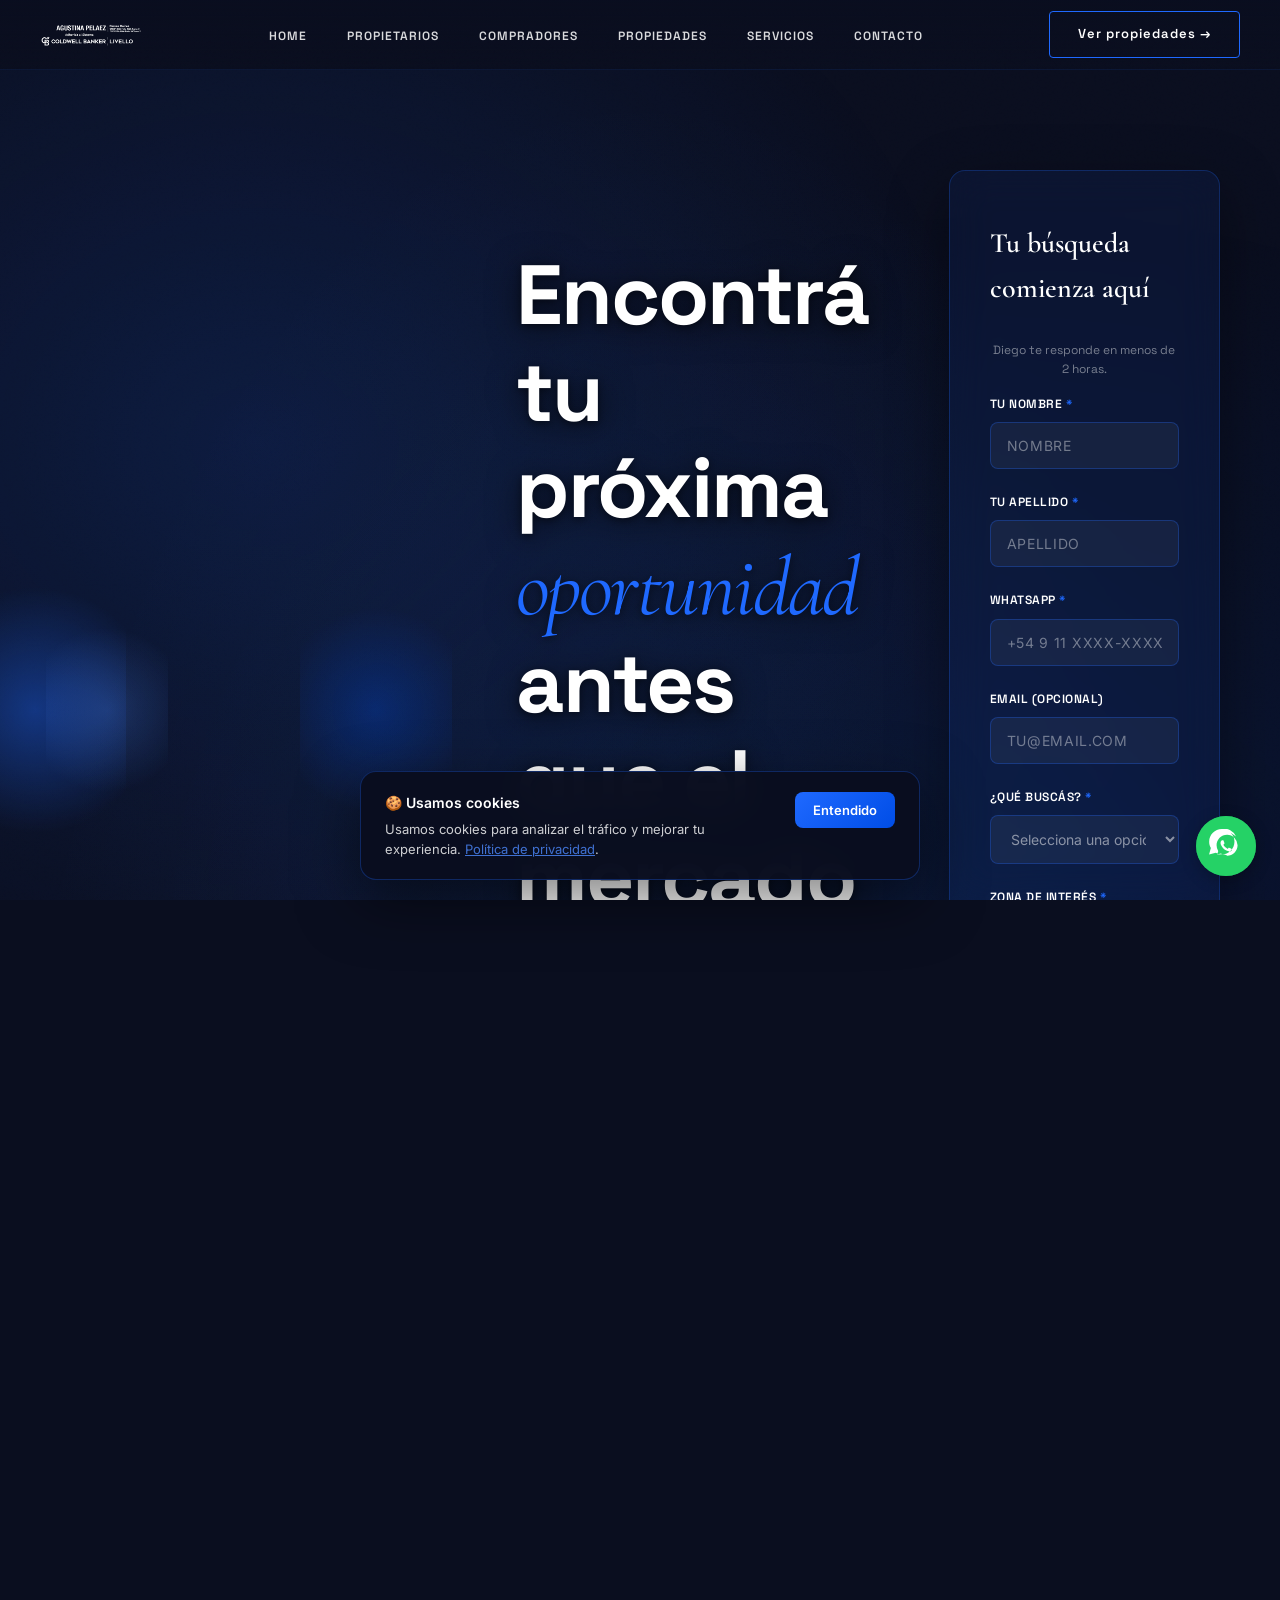
<file: compradores.html>
<!DOCTYPE html>
<html lang="es">
<head>
    <meta charset="UTF-8">
    <meta name="facebook-domain-verification" content="9wqd86re8c8wj3uc9cjf0utwmukpk8" />
    <meta name="viewport" content="width=device-width, initial-scale=1.0">
    <meta name="description" content="Encontrá tu próxima propiedad o inversión en Buenos Aires con Diego Giannini. Búsqueda personalizada, análisis de ROI y acceso a propiedades off-market en Palermo, Recoleta y Puerto Madero.">
    <meta name="keywords" content="comprar propiedad buenos aires, inversión inmobiliaria, departamentos palermo, propiedades off-market, coldwell banker comprar">
    <meta name="robots" content="index, follow, max-image-preview:large">
    <link rel="canonical" href="https://gianninirealestate.com.ar/compradores">
    <title>Comprá tu próxima propiedad | Diego Giannini · Coldwell Banker Buenos Aires</title>

    <!-- Favicon -->
    <link rel="icon" type="image/svg+xml" href="data:image/svg+xml,%3Csvg xmlns='http://www.w3.org/2000/svg' viewBox='0 0 100 100'%3E%3Crect width='100' height='100' rx='20' fill='%230A0E1F'/%3E%3Ctext x='50' y='68' font-family='Georgia,serif' font-size='54' font-weight='700' text-anchor='middle' fill='%231F69FF'%3ECB%3C/text%3E%3C/svg%3E">
    <link rel="apple-touch-icon" href="logo-cb.png">

    <!-- Open Graph -->
    <meta property="og:type" content="website">
    <meta property="og:locale" content="es_AR">
    <meta property="og:site_name" content="Diego Giannini · Coldwell Banker">
    <meta property="og:url" content="https://gianninirealestate.com.ar/compradores">
    <meta property="og:title" content="Comprá tu próxima propiedad · Coldwell Banker Buenos Aires">
    <meta property="og:description" content="Búsqueda personalizada, análisis de ROI y acceso a propiedades off-market. Te acompañamos en toda la operación.">
    <meta property="og:image" content="https://gianninirealestate.com.ar/og-compradores.jpg">
    <meta property="og:image:width" content="1200">
    <meta property="og:image:height" content="630">
    <meta name="twitter:card" content="summary_large_image">
    <meta name="twitter:title" content="Comprá tu próxima propiedad · Coldwell Banker">
    <meta name="twitter:description" content="Búsqueda personalizada y análisis de ROI. Propiedades off-market disponibles.">
    <meta name="twitter:image" content="https://gianninirealestate.com.ar/og-compradores.jpg">

    <!-- Schema.org: Service -->
    <script type="application/ld+json">
    {
      "@context": "https://schema.org",
      "@type": "Service",
      "serviceType": "Búsqueda y compra de propiedades",
      "provider": {
        "@type": "RealEstateAgent",
        "name": "Diego Giannini",
        "telephone": "+54-11-5727-4477",
        "email": "diego.giannini@coldwellbanker.com.ar"
      },
      "areaServed": "Buenos Aires",
      "description": "Búsqueda personalizada y asesoría en compra de propiedades, incluyendo inversiones y ROI."
    }
    </script>

    <!-- Meta Pixel -->
    <script>
      !function(f,b,e,v,n,t,s){if(f.fbq)return;n=f.fbq=function(){n.callMethod?n.callMethod.apply(n,arguments):n.queue.push(arguments)};if(!f._fbq)f._fbq=n;n.push=n;n.loaded=!0;n.version='2.0';n.queue=[];t=b.createElement(e);t.async=!0;t.src=v;s=b.getElementsByTagName(e)[0];s.parentNode.insertBefore(t,s)}(window,document,'script','https://connect.facebook.net/en_US/fbevents.js');
      fbq('init', '1609863687137753');
      fbq('track', 'PageView');
      fbq('trackCustom', 'ViewLanding', {landing: 'compradores'});
    </script>
    <noscript><img height="1" width="1" style="display:none" src="https://www.facebook.com/tr?id=1609863687137753&ev=PageView&noscript=1"/></noscript>

    <!-- GA4 placeholder — reemplazar G-XXXXXXXXXX y descomentar cuando esté el ID -->

    <!-- Google Fonts -->
    <link rel="preconnect" href="https://fonts.googleapis.com">
    <link rel="preconnect" href="https://fonts.gstatic.com" crossorigin>
    <link href="https://fonts.googleapis.com/css2?family=Cormorant+Garamond:ital,wght@0,500;0,600;0,700;1,500;1,600&family=Space+Grotesk:wght@500;600;700&family=Inter:wght@400;500;600&display=swap" rel="stylesheet">

    <meta name="theme-color" content="#0A0E1F">

    <style>
        /* Performance: desactivar animaciones costosas para usuarios con reduce-motion */
        @media (prefers-reduced-motion: reduce) {
            *, *::before, *::after {
                animation-duration: 0.01ms !important;
                animation-iteration-count: 1 !important;
                transition-duration: 0.01ms !important;
                scroll-behavior: auto !important;
            }
        }

        /* Performance mobile: backdrop-filter es muy caro en GPU mobile, lo desactivamos */


        @media (max-width: 768px) {
            *, *::before, *::after {
                backdrop-filter: none !important;
                -webkit-backdrop-filter: none !important;
            }
        }

        * {
            margin: 0;
            padding: 0;
            box-sizing: border-box;
        }

        :root {
            --primary-dark: #0A0E1F;
            --navy: #122455;
            --electric-blue: #1F69FF;
            --french-blue: #004DE6;
            --soft-blue: #4D8AFF;
            --white: #FFFFFF;
            --muted: #7A8BAD;
        }

        html, body {
            width: 100%;
            height: 100%;
            font-family: 'Inter', sans-serif;
            color: var(--white);
            background: var(--primary-dark);
            line-height: 1.6;
            overflow-x: hidden;
        }

        /* Noise texture overlay */
        body::before {
            content: '';
            position: fixed;
            top: 0;
            left: 0;
            width: 100%;
            height: 100%;
            pointer-events: none;
            background-image: url("data:image/svg+xml,%3Csvg viewBox='0 0 400 400' xmlns='http://www.w3.org/2000/svg'%3E%3Cfilter id='noiseFilter'%3E%3CfeTurbulence type='fractalNoise' baseFrequency='0.9' numOctaves='4' result='noise' seed='2'/%3E%3C/filter%3E%3Crect width='400' height='400' fill='%23000' filter='url(%23noiseFilter)' opacity='0.03'/%3E%3C/svg%3E");
            background-repeat: repeat;
            z-index: 1;
            mix-blend-mode: overlay;
        }

        body > * {
            position: relative;
            z-index: 2;
        }

        /* Custom Cursor */
        body {
            cursor: url("data:image/svg+xml,%3Csvg xmlns='http://www.w3.org/2000/svg' width='24' height='24'%3E%3Ccircle cx='12' cy='12' r='8' fill='%231F69FF' opacity='0.5'/%3E%3Ccircle cx='12' cy='12' r='4' fill='%231F69FF'/%3E%3C/svg%3E") 12 12, auto;
        }@media (max-width: 768px) {
            body {
                cursor: auto;
            }
        }

        /* Navigation */
        nav {
            position: fixed;
            top: 0;
            left: 0;
            right: 0;
            height: 70px;
            display: flex;
            justify-content: space-between;
            align-items: center;
            padding: 0 40px;
            z-index: 100;
            background: linear-gradient(180deg, rgba(10, 14, 31, 0.95) 0%, rgba(10, 14, 31, 0) 100%);
            border-bottom: 1px solid rgba(31, 105, 255, 0.1);
        }

        .nav-links {
            display: flex;
            gap: 40px;
            list-style: none;
        }

        .nav-links a {
            font-family: 'Space Grotesk', sans-serif;
            font-size: 12px;
            font-weight: 600;
            letter-spacing: 1px;
            color: rgba(255,255,255,0.85);
            text-decoration: none;
            transition: color 0.2s;
        }

        .nav-links a:hover { color: #1F69FF; }

        .logo {
            font-family: 'Cormorant Garamond', serif;
            font-size: 24px;
            font-weight: 700;
            letter-spacing: -1px;
            background: linear-gradient(135deg, var(--electric-blue), var(--soft-blue));
            -webkit-background-clip: text;
            -webkit-text-fill-color: transparent;
            background-clip: text;
            display: flex;
            align-items: center;
            gap: 12px;
            text-decoration: none;
        }

        .logo img {
            width: 40px;
            height: 40px;
            object-fit: contain;
        }

        .nav-cta {
            font-family: 'Space Grotesk', sans-serif;
            font-size: 13px;
            font-weight: 600;
            letter-spacing: 1px;
            color: var(--white);
            padding: 12px 28px;
            border: 1.5px solid var(--electric-blue);
            border-radius: 4px;
            cursor: pointer;
            transition: all 0.3s ease;
            background: transparent;
            position: relative;
            overflow: hidden;
            display: flex;
            align-items: center;
            gap: 8px;
            text-decoration: none;
            /* Bug 1.2 (ago 2026): el CTA del header se partia en 3-4 lineas
               en anchos intermedios (~900-1200px) porque el nav se comprime y
               el texto wrappeaba. Nunca debe wrappear: si no entra, achica el
               padding el breakpoint intermedio. */
            white-space: nowrap;
            flex-shrink: 0;
        }

        .nav-cta::before {
            content: '';
            position: absolute;
            top: 0;
            left: -100%;
            width: 100%;
            height: 100%;
            background: var(--electric-blue);
            z-index: -1;
            transition: left 0.3s ease;
        }

        .nav-cta:hover::before {
            left: 0;
        }

        .nav-cta:hover {
            color: var(--primary-dark);
        }

        .nav-hamburger {
            display: none;
            flex-direction: column;
            justify-content: center;
            gap: 5px;
            background: none;
            border: none;
            cursor: pointer;
            padding: 8px;
            z-index: 101;
        }
        .nav-hamburger span {
            display: block;
            width: 22px;
            height: 2px;
            background: var(--white);
            transition: transform 0.3s ease, opacity 0.3s ease;
            transform-origin: center;
        }
        nav.nav-open .nav-hamburger span:nth-child(1) { transform: translateY(7px) rotate(45deg); }
        nav.nav-open .nav-hamburger span:nth-child(2) { opacity: 0; }
        nav.nav-open .nav-hamburger span:nth-child(3) { transform: translateY(-7px) rotate(-45deg); }

        @media (max-width: 768px) {
            .nav-hamburger { display: flex; }
            .nav-links {
                display: none;
                position: fixed;
                top: 60px;
                left: 0;
                right: 0;
                background: rgba(10, 14, 31, 0.98);
                flex-direction: column;
                gap: 0;
                padding: 8px 0 20px;
                z-index: 200;
                border-top: 1px solid rgba(31, 105, 255, 0.2);
            }
            nav.nav-open .nav-links { display: flex; }
            .nav-links li { border-bottom: 1px solid rgba(255,255,255,0.06); }
            .nav-links a { display: block; padding: 16px 24px; font-size: 14px; letter-spacing: 0.5px; color: rgba(255,255,255,0.9); text-decoration: none; }
        }

        /* Hero Section */
        .hero {
            display: flex;
            align-items: center;
            padding: 100px 60px 60px;
            position: relative;
            overflow: hidden;
            margin-top: 70px;
        }

        .hero::before {
            content: '';
            position: absolute;
            top: 0;
            left: 0;
            right: 0;
            bottom: 0;
            background: radial-gradient(ellipse at 20% 30%, rgba(31, 105, 255, 0.15) 0%, transparent 50%),
                        radial-gradient(ellipse at 80% 70%, rgba(0, 77, 230, 0.1) 0%, transparent 60%),
                        radial-gradient(ellipse at 50% 100%, rgba(77, 138, 255, 0.08) 0%, transparent 70%);
            animation: gradientShift 15s ease-in-out infinite;
            z-index: 0;
        }

        @keyframes gradientShift {
            0%, 100% {
                filter: blur(40px);
            }
            50% {
                filter: blur(50px);
            }
        }

        .hero-wrapper {
            max-width: 1400px;
            width: 100%;
            display: grid;
            grid-template-columns: 1fr 1fr;
            gap: 80px;
            align-items: center;
            position: relative;
            z-index: 1;
        }

        .hero-content {
            z-index: 1;
        }

        .hero-headline {
            font-size: clamp(48px, 7vw, 84px);
            font-weight: 700;
            letter-spacing: -2px;
            line-height: 1.15;
            margin-bottom: 30px;
            font-family: 'Space Grotesk', sans-serif;
        }

        .hero-headline .italic {
            font-family: 'Cormorant Garamond', serif;
            font-style: italic;
            color: var(--electric-blue);
            font-weight: 400;
        }

        .hero-subtitle {
            font-size: clamp(16px, 2vw, 18px);
            color: var(--muted);
            max-width: 500px;
            margin-bottom: 40px;
            font-weight: 400;
            line-height: 1.8;
        }

        .orb-1 {
            width: 300px;
            height: 300px;
            background: radial-gradient(circle, rgba(31, 105, 255, 0.4) 0%, transparent 70%);
            top: 10%;
            right: 10%;
            animation-delay: 0s;
        }

        .orb-2 {
            width: 250px;
            height: 250px;
            background: radial-gradient(circle, rgba(0, 77, 230, 0.3) 0%, transparent 70%);
            bottom: 10%;
            left: 5%;
            animation-delay: 2s;
        }

        .orb-3 {
            width: 200px;
            height: 200px;
            background: radial-gradient(circle, rgba(77, 138, 255, 0.25) 0%, transparent 70%);
            top: 50%;
            right: 30%;
            animation-delay: 4s;
        }


        /* Form in hero */
        .hero-form-panel {
            background: rgba(31, 105, 255, 0.08);
            backdrop-filter: blur(20px);
            border: 1px solid rgba(31, 105, 255, 0.25);
            border-radius: 16px;
            padding: 50px 40px;
            position: relative;
            z-index: 10;
            box-shadow: 0 20px 60px rgba(0, 0, 0, 0.4);
        }

        .form-title {
            font-family: 'Cormorant Garamond', serif;
            font-size: 28px;
            font-weight: 600;
            margin-bottom: 30px;
            color: var(--white);
        }

        .form-group {
            margin-bottom: 24px;
        }

        .form-label {
            display: block;
            font-family: 'Space Grotesk', sans-serif;
            font-size: 12px;
            font-weight: 600;
            color: var(--white);
            margin-bottom: 8px;
            text-transform: uppercase;
            letter-spacing: 0.5px;
        }

        .form-label .required {
            color: var(--electric-blue);
        }

        input, select {
            width: 100%;
            padding: 14px 16px;
            border: 1px solid rgba(31, 105, 255, 0.3);
            border-radius: 8px;
            background: rgba(255, 255, 255, 0.05);
            color: var(--white);
            font-family: 'Inter', sans-serif;
            font-size: 14px;
            transition: all 0.3s ease;
        }

        input::placeholder {
            color: rgba(255, 255, 255, 0.4);
            text-transform: uppercase;
            letter-spacing: 0.05em;
        }

        select {
            color: rgba(255, 255, 255, 0.5);
        }

        input:focus, select:focus {
            outline: none;
            border-color: var(--electric-blue);
            background: rgba(31, 105, 255, 0.15);
            box-shadow: 0 0 20px rgba(31, 105, 255, 0.2);
        }

        select option {
            background: var(--navy);
            color: var(--white);
        }

        .conditional-fields {
            display: none;
            animation: slideDown 0.3s ease;
        }

        .conditional-fields.show {
            display: block;
        }

        @keyframes slideDown {
            from {
                opacity: 0;
                transform: translateY(-10px);
            }
            to {
                opacity: 1;
                transform: translateY(0);
            }
        }

        .btn-submit {
            width: 100%;
            font-family: 'Space Grotesk', sans-serif;
            font-size: 14px;
            font-weight: 600;
            letter-spacing: 1px;
            padding: 16px 32px;
            border: none;
            border-radius: 8px;
            background: linear-gradient(135deg, var(--electric-blue), var(--french-blue));
            color: var(--white);
            cursor: pointer;
            transition: all 0.4s cubic-bezier(0.23, 1, 0.320, 1);
            position: relative;
            overflow: hidden;
            box-shadow: 0 10px 40px rgba(31, 105, 255, 0.25);
            margin-top: 20px;
        }

        .btn-submit::before {
            content: '';
            position: absolute;
            top: 50%;
            left: 50%;
            width: 0;
            height: 0;
            border-radius: 50%;
            background: rgba(255, 255, 255, 0.2);
            transform: translate(-50%, -50%);
            transition: width 0.6s, height 0.6s;
        }

        .btn-submit:hover::before {
            width: 400px;
            height: 400px;
        }

        .btn-submit:hover {
            transform: translateY(-3px);
            box-shadow: 0 20px 60px rgba(31, 105, 255, 0.4);
        }

        .form-privacy {
            font-size: 11px;
            color: var(--muted);
            margin-top: 16px;
            text-align: center;
            line-height: 1.6;
        }

        /* Marquee */
        .marquee-section {
            width: 100%;
            padding: 40px 0;
            background: var(--navy);
            overflow: hidden;
            border-top: 1px solid rgba(31, 105, 255, 0.2);
            border-bottom: 1px solid rgba(31, 105, 255, 0.2);
            margin-top: 80px;
            position: relative;
            z-index: 2;
        }

        .marquee-content {
            display: flex;
            white-space: nowrap;
            animation: scroll 40s linear infinite;
        }

        @keyframes scroll {
            0% { transform: translateX(0); }
            100% { transform: translateX(-50%); }
        }

        .marquee-content:hover {
            animation-play-state: paused;
        }

        .marquee-item {
            display: inline-flex;
            align-items: center;
            padding: 0 40px;
            font-family: 'Space Grotesk', sans-serif;
            font-size: 16px;
            font-weight: 600;
            color: var(--muted);
            flex-shrink: 0;
        }

        .marquee-item::before {
            content: '';
            width: 8px;
            height: 8px;
            background: var(--electric-blue);
            border-radius: 50%;
            margin-right: 40px;
        }

        .property-card {
            flex: 0 0 380px;
            background: rgba(31, 105, 255, 0.08);
            backdrop-filter: blur(10px);
            border: 1px solid rgba(31, 105, 255, 0.25);
            border-radius: 16px;
            overflow: hidden;
            transition: all 0.4s ease;
        }

        .property-card:hover {
            border-color: rgba(31, 105, 255, 0.5);
            background: rgba(31, 105, 255, 0.12);
            transform: translateY(-8px);
        }

        .property-image {
            width: 100%;
            height: 240px;
            background: linear-gradient(135deg, rgba(31, 105, 255, 0.2), rgba(0, 77, 230, 0.15));
            display: flex;
            align-items: center;
            justify-content: center;
            color: var(--muted);
            font-size: 14px;
        }

        /* Stats Strip */
        .stats-section {
            padding: 80px 60px;
            background: var(--navy);
            border-top: 1px solid rgba(31, 105, 255, 0.2);
            border-bottom: 1px solid rgba(31, 105, 255, 0.2);
            position: relative;
            z-index: 2;
        }

        .stat-item {
            position: relative;
        }

        .stat-number {
            font-family: 'Space Grotesk', sans-serif;
            font-size: clamp(36px, 6vw, 56px);
            font-weight: 700;
            color: var(--electric-blue);
            margin-bottom: 10px;
        }

        .testimonials-header {
            text-align: center;
            margin-bottom: 80px;
        }

        .testimonials-header h2 {
            font-family: 'Cormorant Garamond', serif;
            font-size: clamp(40px, 6vw, 72px);
            font-weight: 600;
            color: var(--white);
        }

        /* Footer */
        footer {
            padding: 60px;
            background: var(--navy);
            border-top: 1px solid rgba(31, 105, 255, 0.2);
            position: relative;
            z-index: 2;
        }

        .footer-content {
            max-width: 1400px;
            margin: 0 auto;
            display: flex;
            justify-content: space-between;
            align-items: center;
            flex-wrap: wrap;
            gap: 40px;
        }

        /* Floating WhatsApp Button */
        .whatsapp-float {
            position: fixed;
            bottom: 30px;
            right: 30px;
            width: 60px;
            height: 60px;
            background: linear-gradient(135deg, #25D366, #1BA853);
            border-radius: 50%;
            display: flex;
            align-items: center;
            justify-content: center;
            text-decoration: none;
            color: white;
            font-size: 28px;
            box-shadow: 0 10px 40px rgba(37, 211, 102, 0.3);
            z-index: 99;
            transition: all 0.3s ease;
        }

        .whatsapp-float:hover {
            transform: scale(1.1) translateY(-5px);
            box-shadow: 0 15px 50px rgba(37, 211, 102, 0.4);
        }

        /* Mobile Responsive */
        @media (max-width: 1024px) {
            nav {
                padding: 0 30px;
            }

            .hero {
                padding: 100px 30px 60px;
            }

            .hero-wrapper {
                grid-template-columns: 1fr;
                gap: 40px;
            }

            .paths-content {
                grid-template-columns: 1fr;
            }

            .final-cta-wrapper {
                grid-template-columns: 1fr;
            }

            .footer-content {
                flex-direction: column;
                text-align: center;
            }
        }@media (max-width: 768px) {
            nav {
                padding: 0 20px;
                height: 60px;
            }

            .logo {
                font-size: 18px;
            }

            .hero {
                padding: 80px 20px 40px;
            }

            .hero-headline {
                font-size: 36px;
            }

            .marquee-item {
                padding: 0 20px;
                font-size: 14px;
            }

            .paths-section,
            .why-section,
            .opportunities-section,
            .stats-section,
            .testimonials-section,
            .final-cta-section {
                padding: 60px 20px;
            }

            .property-card {
                flex: 0 0 100%;
            }

            .orb-1, .orb-2, .orb-3 {
                display: none;
            }

            .whatsapp-float {
                bottom: 20px;
                right: 20px;
                width: 50px;
                height: 50px;
                font-size: 24px;
            }
        }
    
        /* Anti-zoom iOS: controles con font-size < 16px hacen zoom al enfocar */
        @media (max-width: 768px) {
            .form-group input,
            .form-group select {
                font-size: 16px;
            }
        }
        /* Bug 1.2: breakpoint intermedio que no estaba cubierto. Entre 769 y
           1200px no entran logo + 6 links + CTA con las medidas de desktop:
           el CTA wrappeaba a 3-4 lineas y, con nowrap, se salia de pantalla.
           Se comprimen gaps, tracking y paddings para que entre en una linea. */
        @media (min-width: 769px) and (max-width: 1200px) {
            nav { padding: 0 20px; }
            .nav-links { gap: 18px; }
            .nav-links a { font-size: 11px; letter-spacing: 0.5px; }
            .nav-cta { padding: 9px 14px; font-size: 11px; letter-spacing: 0.4px; }
        }
    </style>
    <link rel="stylesheet" href="_premium.css">
    <script src="_tracking.js" defer></script>
</head>
<body>
    <!-- Navigation -->
    <nav>
        <a href="index.html" class="logo" style="display:flex;align-items:center;gap:10px;text-decoration:none;">
            <img src="logo-cb.png" alt="Coldwell Banker" style="height:64px;max-width:220px;width:auto;display:block;">
        </a>
        <ul class="nav-links">
            <li><a href="index.html">HOME</a></li>
            <li><a href="propietarios">PROPIETARIOS</a></li>
            <li><a href="compradores">COMPRADORES</a></li>
            <li><a href="propiedades.html">PROPIEDADES</a></li>
            <li><a href="index.html#servicios">SERVICIOS</a></li>
            <li><a href="#contact">CONTACTO</a></li>
        </ul>
        <a class="nav-cta" href="compradores">Ver propiedades →</a>
        <button type="button" class="nav-hamburger" aria-label="Abrir menú" aria-expanded="false">
            <span></span><span></span><span></span>
        </button>
    </nav>

    <!-- Hero Section -->
    <section class="hero">
        <div class="orb-1"></div>
        <div class="orb-2"></div>
        <div class="orb-3"></div>

        <div class="hero-wrapper">
            <div class="hero-content">
                <h1 class="hero-headline">
                    Encontrá tu próxima <span class="italic">oportunidad</span> antes que el mercado
                </h1>
                <p class="hero-subtitle">
                    Acceso a propiedades off-market, análisis de inversión y búsqueda personalizada. Coldwell Banker Buenos Aires.
                </p>
                <!-- Urgencia inline -->
                <div style="display:inline-flex;align-items:center;gap:8px;padding:10px 18px;border-radius:100px;background:rgba(50,229,167,0.08);border:1px solid rgba(50,229,167,0.25);margin-top:20px;">
                    <span style="width:7px;height:7px;border-radius:50%;background:#32E5A7;box-shadow:0 0 10px rgba(50,229,167,0.6);animation:pulse 1.8s infinite;"></span>
                    <span style="font-family:'Space Grotesk',sans-serif;font-size:12px;font-weight:600;letter-spacing:0.08em;color:#32E5A7;">Búsqueda activa · respondo en menos de 2 horas</span>
                </div>
            </div>

            <!-- Lead Capture Form -->
            <div class="hero-form-panel">
                <h3 class="form-title">Tu búsqueda comienza aquí</h3>
                <div style="text-align:center;margin-bottom:16px;font-size:12px;color:rgba(255,255,255,0.45);font-family:'Space Grotesk',sans-serif;">Diego te responde en menos de 2 horas.</div>
                <form id="leadForm" onsubmit="handleFormSubmit(event)">
                    <div class="form-group">
                        <label class="form-label">Tu nombre <span class="required">*</span></label>
                        <input type="text" name="nombre" required placeholder="Nombre" autocomplete="given-name">
                    </div>

                    <div class="form-group">
                        <label class="form-label">Tu apellido <span class="required">*</span></label>
                        <input type="text" name="apellido" required placeholder="Apellido" autocomplete="family-name">
                    </div>

                    <div class="form-group">
                        <label class="form-label">WhatsApp <span class="required">*</span></label>
                        <input type="tel" name="whatsapp" placeholder="+54 9 11 XXXX-XXXX" required autocomplete="tel">
                    </div>

                    <div class="form-group">
                        <label class="form-label">Email (opcional)</label>
                        <input type="email" name="email" placeholder="tu@email.com" autocomplete="email">
                    </div>

                    <div class="form-group">
                        <label class="form-label">¿Qué buscás? <span class="required">*</span></label>
                        <select name="perfil" id="perfilSelect" required onchange="toggleConditionalFields()">
                            <option value="">Selecciona una opción</option>
                            <option value="propiedad">Propiedad</option>
                            <option value="inversion">Inversión / Renta</option>
                            <option value="lote">Lote / Casa en barrio privado</option>
                        </select>
                    </div>

                    <!-- Las opciones de zona dependen del perfil (toggleConditionalFields las carga).
                         Un solo select siempre visible: evita el bug de required oculto. -->
                    <div class="form-group">
                        <label class="form-label">Zona de interés <span class="required">*</span></label>
                        <select name="zona" required disabled>
                            <option value="">Elegí primero qué buscás</option>
                        </select>
                    </div>

                    <!-- Conditional: Propiedad -->
                    <div id="compradorFields" class="conditional-fields">
                        <div class="form-group">
                            <label class="form-label">Cantidad de ambientes</label>
                            <select name="ambientes" title="Ambientes">
                                <option value="">Selecciona una opción</option>
                                <option value="Monoambiente">Monoambiente</option>
                                <option value="2 ambientes">2 ambientes</option>
                                <option value="3 ambientes">3 ambientes</option>
                                <option value="4 ambientes">4 ambientes</option>
                                <option value="5 o más ambientes">5 o más ambientes</option>
                            </select>
                        </div>
                        <div class="form-group">
                            <label class="form-label">Presupuesto</label>
                            <select name="presupuesto_prop" title="Presupuesto">
                                <option value="">Selecciona un rango</option>
                                <option value="Hasta USD 100.000">Hasta USD 100.000</option>
                                <option value="USD 100.000 – 300.000">USD 100.000 – 300.000</option>
                                <option value="Más de USD 300.000">Más de USD 300.000</option>
                            </select>
                        </div>
                    </div>

                    <!-- Conditional: Inversión / Renta -->
                    <div id="investorFields" class="conditional-fields">
                        <div class="form-group">
                            <label class="form-label">Presupuesto de inversión</label>
                            <select name="presupuesto_inv" title="Presupuesto">
                                <option value="">Selecciona un rango</option>
                                <option value="Hasta USD 100.000">Hasta USD 100.000</option>
                                <option value="USD 100.000 – 300.000">USD 100.000 – 300.000</option>
                                <option value="Más de USD 300.000">Más de USD 300.000</option>
                            </select>
                        </div>
                    </div>

                    <button type="submit" class="btn-submit">Quiero recibir oportunidades →</button>
                    <div class="form-privacy">
                        🔒 Solo te contactamos nosotros. Sin spam, sin terceros.<br>Al enviar aceptás la <a href="/privacidad" style="color:#4D8AFF;text-decoration:underline;">política de privacidad</a> y que te contactemos por WhatsApp.
                    </div>
                </form>
            </div>
        </div>
    </section>

    <!-- ========== VSL SECTION (oculta hasta tener video real grabado — quitar display:none cuando se reemplace el placeholder) ========== -->
    <section class="vsl-section fade-in" id="vsl" style="display:none;padding:120px 5% 80px;background:linear-gradient(180deg,#0A0E1F 0%,#0F1730 100%);position:relative;">
        <div style="max-width:1100px;margin:0 auto;text-align:center;">
            <div style="display:inline-block;padding:8px 18px;border:1px solid rgba(31,105,255,0.3);border-radius:100px;font-size:11px;font-weight:600;letter-spacing:0.2em;text-transform:uppercase;color:#4D8AFF;margin-bottom:24px;">Mirá el video · 3 min</div>
            <h2 style="font-family:'Cormorant Garamond',serif;font-size:clamp(36px,5vw,64px);font-weight:500;color:#fff;line-height:1.1;margin-bottom:20px;letter-spacing:-0.02em;">
                El método para comprar<br><em style="font-style:italic;color:#4D8AFF;">antes que el mercado.</em>
            </h2>
            <p style="font-size:17px;color:rgba(255,255,255,0.7);max-width:640px;margin:0 auto 48px;line-height:1.6;font-family:'Inter',sans-serif;">
                Te muestro cómo accedés a propiedades off-market en Palermo, Recoleta y Puerto Madero antes de que salgan publicadas. Con análisis de ROI si venís por inversión.
            </p>
            <div class="vsl-wrapper" style="position:relative;max-width:960px;margin:0 auto;border-radius:20px;overflow:hidden;box-shadow:0 30px 80px rgba(0,0,0,0.5),0 0 0 1px rgba(31,105,255,0.2);aspect-ratio:16/9;background:#000;">
                <!-- REEMPLAZAR por el embed real cuando tengas el video. Ver propietarios.html para ejemplos Vimeo/YouTube/nativo -->
                <div id="vsl-placeholder" style="position:absolute;inset:0;display:flex;flex-direction:column;align-items:center;justify-content:center;background:radial-gradient(circle at center,#122455 0%,#0A0E1F 80%);cursor:pointer;" onclick="document.getElementById('leadForm').scrollIntoView({behavior:'smooth'});">
                    <div style="width:96px;height:96px;border-radius:50%;background:rgba(255,255,255,0.1);backdrop-filter:blur(10px);display:flex;align-items:center;justify-content:center;border:2px solid rgba(255,255,255,0.3);">
                        <svg width="32" height="32" viewBox="0 0 24 24" fill="#fff" style="margin-left:4px;"><path d="M8 5v14l11-7z"/></svg>
                    </div>
                    <div style="margin-top:20px;font-family:'Inter',sans-serif;font-size:13px;color:rgba(255,255,255,0.6);letter-spacing:0.15em;text-transform:uppercase;">Video próximamente</div>
                </div>
            </div>
            <div style="margin-top:40px;display:flex;gap:24px;justify-content:center;flex-wrap:wrap;font-size:13px;color:rgba(255,255,255,0.5);font-family:'Inter',sans-serif;">
                <span>⏱️ 3:00 min</span>
                <span>·</span>
                <span>📊 Análisis de ROI</span>
                <span>·</span>
                <span>🏙️ Off-market deals</span>
            </div>
            <div style="margin-top:48px;">
                <a href="#leadForm" onclick="document.getElementById('leadForm').scrollIntoView({behavior:'smooth'});return false;" style="display:inline-block;padding:18px 40px;background:linear-gradient(135deg,#1F69FF,#004DE6);color:#fff;text-decoration:none;border-radius:100px;font-family:'Space Grotesk',sans-serif;font-weight:600;font-size:15px;letter-spacing:0.02em;box-shadow:0 10px 40px rgba(31,105,255,0.4);">
                    Quiero acceso a propiedades exclusivas →
                </a>
            </div>
        </div>
    </section>

    <!-- Marquee -->
    <section class="marquee-section">
        <div class="marquee-content">
            <div class="marquee-item">INVERSIÓN</div>
            <div class="marquee-item">RENTA</div>
            <div class="marquee-item">PLUSVALÍA</div>
            <div class="marquee-item">POZO</div>
            <div class="marquee-item">PREMIUM</div>
            <div class="marquee-item">OFF-MARKET</div>
            <div class="marquee-item">OPORTUNIDADES</div>
            <div class="marquee-item">INVERSIÓN</div>
            <div class="marquee-item">RENTA</div>
            <div class="marquee-item">PLUSVALÍA</div>
            <div class="marquee-item">POZO</div>
            <div class="marquee-item">PREMIUM</div>
            <div class="marquee-item">OFF-MARKET</div>
            <div class="marquee-item">OPORTUNIDADES</div>
        </div>
    </section>

    <!-- REEMPLAZADO: Two Paths, Why, Stats, Final CTA y footer viejo eliminados -->
    <!-- ══ VIDEO SECTION — OCULTA (bug 1.5, ago 2026) ══
         Placeholder "Video próximamente" con recuadro punteado: transmitía
         sitio inacabado en una página de destino de pauta. Se oculta hasta que
         exista el video real; entonces se saca el display:none y se reemplaza
         el recuadro por el embed. Misma decisión que la sección VSL de arriba. -->
    <section style="display:none;padding:32px 5%;background:#0A0E1F;">
        <div style="max-width:860px;margin:0 auto;">
            <div style="width:100%;height:300px;background:rgba(31,105,255,0.06);border:2px dashed rgba(31,105,255,0.3);border-radius:16px;display:flex;flex-direction:column;align-items:center;justify-content:center;gap:16px;cursor:pointer;">
                <div style="width:64px;height:64px;border-radius:50%;background:rgba(31,105,255,0.18);border:2px solid rgba(31,105,255,0.4);display:flex;align-items:center;justify-content:center;">
                    <svg width="28" height="28" viewBox="0 0 24 24" fill="#4D8AFF"><path d="M8 5v14l11-7z"/></svg>
                </div>
                <p style="font-family:'Space Grotesk',sans-serif;font-size:13px;color:rgba(255,255,255,0.4);letter-spacing:0.08em;margin:0;">Video próximamente</p>
            </div>
        </div>
    </section>

    <!-- About section -->
    <section class="about-section fade-in" id="about">
        <div class="about-photo-card">
            <picture>
                <source srcset="fotoperfil.webp" type="image/webp">
                <img src="fotoperfil.jpg" alt="Diego Giannini, broker en Coldwell Banker Buenos Aires" width="800" height="1067" loading="lazy" decoding="async">
            </picture>
            <div class="about-photo-footer">
                <span class="pfname">Diego Giannini</span>
                <span class="pftitle">Broker · Coldwell Banker Livello</span>
            </div>
        </div>
        <div class="about-content">
            <p>6 años en Coldwell Banker Livello Buenos Aires. 1,5 años en el mercado de Madrid — uno de los más exigentes de habla hispana. Esa experiencia internacional me da herramientas que muy pocos brokers locales tienen.</p>
            <p>Barrios privados de zona sur y Capital Federal. Atención directa, sin intermediarios. Desde la tasación hasta la escritura, hablás solo conmigo.</p>
            <div class="about-stats">
                <div class="about-stat"><span class="about-stat-num">+100</span><span class="about-stat-label">Operaciones</span></div>
                <div class="about-stat"><span class="about-stat-num">6 años</span><span class="about-stat-label">Trayectoria</span></div>
                <div class="about-stat"><span class="about-stat-num">1 a 1</span><span class="about-stat-label">Atención directa</span></div>
            </div>
            <a href="https://instagram.com/gianninirealestate" class="about-cta about-cta-ig" target="_blank" rel="noopener noreferrer">
                <svg width="18" height="18" viewBox="0 0 24 24" fill="currentColor"><path d="M12 2.163c3.204 0 3.584.012 4.85.07 3.252.148 4.771 1.691 4.919 4.919.058 1.265.069 1.645.069 4.849 0 3.205-.012 3.584-.069 4.849-.149 3.225-1.664 4.771-4.919 4.919-1.266.058-1.644.07-4.85.07-3.204 0-3.584-.012-4.849-.07-3.26-.149-4.771-1.699-4.919-4.92-.058-1.265-.07-1.644-.07-4.849 0-3.204.013-3.583.07-4.849.149-3.227 1.664-4.771 4.919-4.919 1.266-.057 1.645-.069 4.849-.069zM12 0C8.741 0 8.333.014 7.053.072 2.695.272.273 2.69.073 7.052.014 8.333 0 8.741 0 12c0 3.259.014 3.668.072 4.948.2 4.358 2.618 6.78 6.98 6.98C8.333 23.986 8.741 24 12 24c3.259 0 3.668-.014 4.948-.072 4.354-.2 6.782-2.618 6.979-6.98.059-1.28.073-1.689.073-4.948 0-3.259-.014-3.667-.072-4.947-.196-4.354-2.617-6.78-6.979-6.98C15.668.014 15.259 0 12 0zm0 5.838a6.162 6.162 0 100 12.324 6.162 6.162 0 000-12.324zM12 16a4 4 0 110-8 4 4 0 010 8zm6.406-11.845a1.44 1.44 0 100 2.881 1.44 1.44 0 000-2.881z"/></svg>
                Seguir en Instagram
            </a>
        </div>
    </section>

    <!-- WhatsApp floating button -->
    <button type="button" class="whatsapp-button" onclick="openWhatsApp()" title="Contactar por WhatsApp" aria-label="Contactar por WhatsApp">
        <svg viewBox="0 0 32 32" fill="currentColor" aria-hidden="true"><path d="M19.11 17.205c-.372 0-1.088 1.39-1.518 1.39a.63.63 0 01-.315-.1c-.802-.402-1.504-.817-2.163-1.447-.545-.516-1.146-1.29-1.46-1.963a.426.426 0 01-.073-.215c0-.33.99-.945.99-1.49 0-.143-.73-2.09-.832-2.335-.143-.372-.214-.487-.6-.487-.187 0-.36-.043-.53-.043-.302 0-.53.115-.746.315-.688.645-1.032 1.318-1.06 2.264v.114c-.015.99.472 1.977 1.017 2.78 1.23 1.82 2.506 3.41 4.554 4.34.616.287 2.035.91 2.717.91.515 0 1.39-.214 1.776-.515.34-.27.626-.84.626-1.275 0-.13-.028-.26-.087-.36-.16-.273-2.27-1.343-2.587-1.343zm-2.96 7.184h-.004a9.87 9.87 0 01-5.031-1.378l-.1-.057-3.232.93.93-3.13-.07-.1a9.86 9.86 0 01-1.51-5.26c.001-5.45 4.436-9.884 9.888-9.884 2.64 0 5.122 1.03 6.988 2.898a9.825 9.825 0 012.893 6.994c-.003 5.45-4.437 9.884-9.885 9.884m8.413-18.297A11.815 11.815 0 0012.05 0C5.495 0 .16 5.335.157 11.892c0 2.096.547 4.142 1.588 5.945L.057 24l6.305-1.654a11.882 11.882 0 005.683 1.448h.005c6.554 0 11.89-5.335 11.893-11.893a11.821 11.821 0 00-3.48-8.413z"/></svg>
    </button>

    <!-- Footer -->
    <footer id="contact">
        <div class="footer-main">
            <div class="footer-brand-col">
                <div class="footer-brand-name">Diego Giannini</div>
                <div class="footer-brand-sub">Coldwell Banker Livello</div>
                <a href="mailto:diego.giannini@coldwellbanker.com.ar">diego.giannini@coldwellbanker.com.ar</a>
                <a href="tel:+5491157274477">+54 9 11 5727-4477</a>
                <p>Av. Córdoba 5637 - 4B, Palermo, CABA</p>
            </div>
            <div class="footer-col">
                <div class="footer-col-title">Páginas</div>
                <a href="propietarios">Propietarios</a>
                <a href="compradores">Compradores</a>
                <a href="referidos.html">Referidos · USD 500</a>
                <a href="propiedades">Propiedades</a>
            </div>
            <div class="footer-col">
                <div class="footer-col-title">Zonas</div>
                <a href="compradores">Canning</a>
                <a href="compradores">Berazategui</a>
                <a href="compradores">CABA</a>
            </div>
            <div class="footer-col">
                <div class="footer-col-title">Redes</div>
                <a href="https://instagram.com/gianninirealestate" target="_blank" rel="noopener noreferrer">Instagram</a>
                <a href="https://wa.me/5491157274477" target="_blank" rel="noopener noreferrer">WhatsApp</a>
                <a href="privacidad.html">Privacidad</a>
            </div>
        </div>
        <div class="footer-bottom">
            <p class="footer-bottom-legal">©️2026 Coldwell Banker. Todos los derechos reservados. Coldwell Banker y los logotipos de Coldwell Banker son marcas de servicio de propiedad de Coldwell Banker Real Estate LLC. El sistema Coldwell Banker está compuesto por oficinas propias de propiedad de una subsidiaria de Anywhere Advisors LLC y por oficinas adheridas al Sistema Coldwell Banker que son de propiedad y operación independientes. En cumplimiento con la normativa vigente, los asistentes NO ejercen el corretaje inmobiliario. La intermediación y conclusión de las operaciones inmobiliarias es desarrollada por Martilleros y Corredores Públicos. Esta Oficina Inmobiliaria se encuentra a cargo de <strong>AGUSTINA PELAEZ</strong> Matrícula n4025, folio 4025, tomo 9 y Matrícula n9084, folio 39, tomo 2 adherida al Sistema Coldwell Banker Livello, C.U.I.T.: 30-71783116-7, Av. Córdoba 5637, oficina 4B, C.A.B.A.</p>
            <div class="footer-bottom-links">
                <a href="privacidad.html">Política de Privacidad</a>
                <a href="mailto:diego.giannini@coldwellbanker.com.ar">Contacto</a>
            </div>
        </div>
    </footer>

    <script>
        // Mobile hamburger menu
        (function() {
            const navEl = document.querySelector('nav');
            const hamburger = document.querySelector('.nav-hamburger');
            if (!hamburger) return;
            hamburger.addEventListener('click', () => {
                navEl.classList.toggle('nav-open');
                hamburger.setAttribute('aria-expanded', navEl.classList.contains('nav-open'));
            });
            document.querySelectorAll('.nav-links a').forEach(a => {
                a.addEventListener('click', () => navEl.classList.remove('nav-open'));
            });
            document.addEventListener('click', e => {
                if (!navEl.contains(e.target)) navEl.classList.remove('nav-open');
            });
        })();

        // Toggle conditional form fields
        // Zonas por perfil: la granularidad fina viaja en utm_content de los ads
        // y el pueblo exacto sale en la primera conversación de WhatsApp.
        const ZONAS_POR_PERFIL = {
            propiedad: ['CABA', 'PBA'],
            inversion: ['CABA', 'PBA'],
            lote: ['Canning', 'Berazategui']
        };

        function toggleConditionalFields() {
            const perfil = document.getElementById('perfilSelect').value;
            const compradorFields = document.getElementById('compradorFields');
            const investorFields = document.getElementById('investorFields');
            const loteFields = document.getElementById('loteFields');

            compradorFields.classList.remove('show');
            investorFields.classList.remove('show');
            if (loteFields) loteFields.classList.remove('show');

            if (perfil === 'propiedad') {
                compradorFields.classList.add('show');
            } else if (perfil === 'inversion') {
                investorFields.classList.add('show');
            } else if (perfil === 'lote') {
                if (loteFields) loteFields.classList.add('show');
            }

            // Cargar las opciones de zona según el perfil elegido
            const zonaSel = document.querySelector('#leadForm select[name="zona"]');
            const zonas = ZONAS_POR_PERFIL[perfil] || [];
            zonaSel.innerHTML = '<option value="">' +
                (zonas.length ? 'Seleccionar zona' : 'Elegí primero qué buscás') + '</option>' +
                zonas.map(z => '<option value="' + z + '">' + z + '</option>').join('');
            zonaSel.disabled = zonas.length === 0;
        }

        function openWhatsApp() {
            window.location.href = 'https://wa.me/5491157274477?text=Hola%20Diego%2C%20quiero%20informaci%C3%B3n%20sobre%20propiedades.';
        }

        // Persistencia + pixel + redirect vía GTrack (_tracking.js).
        // Mensaje de WhatsApp CONGELADO: el CRM de Diego lo clasifica por IA. No tocar.
        function handleFormSubmit(e) {
            e.preventDefault();

            const form = e.target;
            const formData = new FormData(form);
            const nombre = (formData.get('nombre') || '').trim();
            const apellido = (formData.get('apellido') || '').trim();
            const telInput = form.querySelector('input[name="whatsapp"]');
            const zona = formData.get('zona') || '';
            const mensajeWA = `Hola Diego, soy ${nombre}, estoy buscando en ${zona}. Vi tu anuncio.`;

            // Respaldo: si _tracking.js no cargó (falla de red), el lead va a WhatsApp igual
            if (!window.GTrack) {
                window.location.href = 'https://wa.me/5491157274477?text=' + encodeURIComponent(mensajeWA);
                return;
            }

            const telefono = GTrack.normalizarTelefonoAR(telInput.value);
            if (!telefono) { GTrack.marcarErrorTelefono(telInput); return; }

            // Los condicionales ocultos retienen valores viejos: se lee solo lo del perfil activo
            const perfilSlug = formData.get('perfil') || '';
            const perfilLabel = ({ propiedad: 'Propiedad', inversion: 'Inversión / Renta', lote: 'Lote / Casa en barrio privado' })[perfilSlug] || perfilSlug;
            const ambientes = perfilSlug === 'propiedad' ? (formData.get('ambientes') || '') : '';
            const presupuesto = perfilSlug === 'propiedad' ? (formData.get('presupuesto_prop') || '')
                : perfilSlug === 'inversion' ? (formData.get('presupuesto_inv') || '') : '';

            GTrack.enviarLead({
                payload: {
                    nombre,
                    apellido,
                    telefono,
                    email: formData.get('email') || '',
                    zona,
                    perfil: perfilLabel,
                    ambientes,
                    presupuesto,
                    tipo: 'comprador',
                    landing: 'compradores'
                },
                contentName: 'compradores',
                mensajeWA
            });
        }
    </script>

    <!-- ========== COOKIE BANNER ========== -->
    <div id="cookie-banner" role="dialog" aria-live="polite" aria-label="Aviso de cookies" style="display:none;position:fixed;bottom:20px;left:20px;right:20px;max-width:560px;margin:0 auto;background:rgba(10,14,31,0.98);backdrop-filter:blur(20px);border:1px solid rgba(31,105,255,0.3);border-radius:16px;padding:20px 24px;z-index:10000;font-family:'Inter',sans-serif;color:#fff;box-shadow:0 20px 60px rgba(0,0,0,0.5);">
      <div style="display:flex;gap:16px;align-items:flex-start;flex-wrap:wrap;">
        <div style="flex:1;min-width:220px;">
          <div style="font-weight:600;margin-bottom:6px;font-size:14px;">🍪 Usamos cookies</div>
          <div style="font-size:13px;opacity:0.8;line-height:1.5;">Usamos cookies para analizar el tráfico y mejorar tu experiencia. <a href="privacidad.html" style="color:#4D8AFF;text-decoration:underline;">Política de privacidad</a>.</div>
        </div>
        <div style="display:flex;gap:8px;flex-wrap:wrap;">
          <button onclick="cookieConsent()" style="background:linear-gradient(135deg,#1F69FF,#004DE6);border:none;color:#fff;padding:10px 18px;border-radius:8px;font-size:13px;font-weight:600;cursor:pointer;font-family:inherit;">Entendido</button>
        </div>
      </div>
    </div>
    <script>
      (function(){var key='cb_banner_visto';if(!localStorage.getItem(key)){document.getElementById('cookie-banner').style.display='block';}window.cookieConsent=function(){localStorage.setItem(key,'1');document.getElementById('cookie-banner').style.display='none';};})();
    </script>
    <script>
      // Embudo FormView/FormStart (aditivo — helper en _tracking.js)
      window.addEventListener('DOMContentLoaded', function () {
        if (window.GTrack && GTrack.instrumentarForm) {
          GTrack.instrumentarForm(document.getElementById('leadForm'), { landing: 'compradores' });
        }
      });
    </script>
    <script src="_premium.js" defer></script>
</body>
</html>
</file>
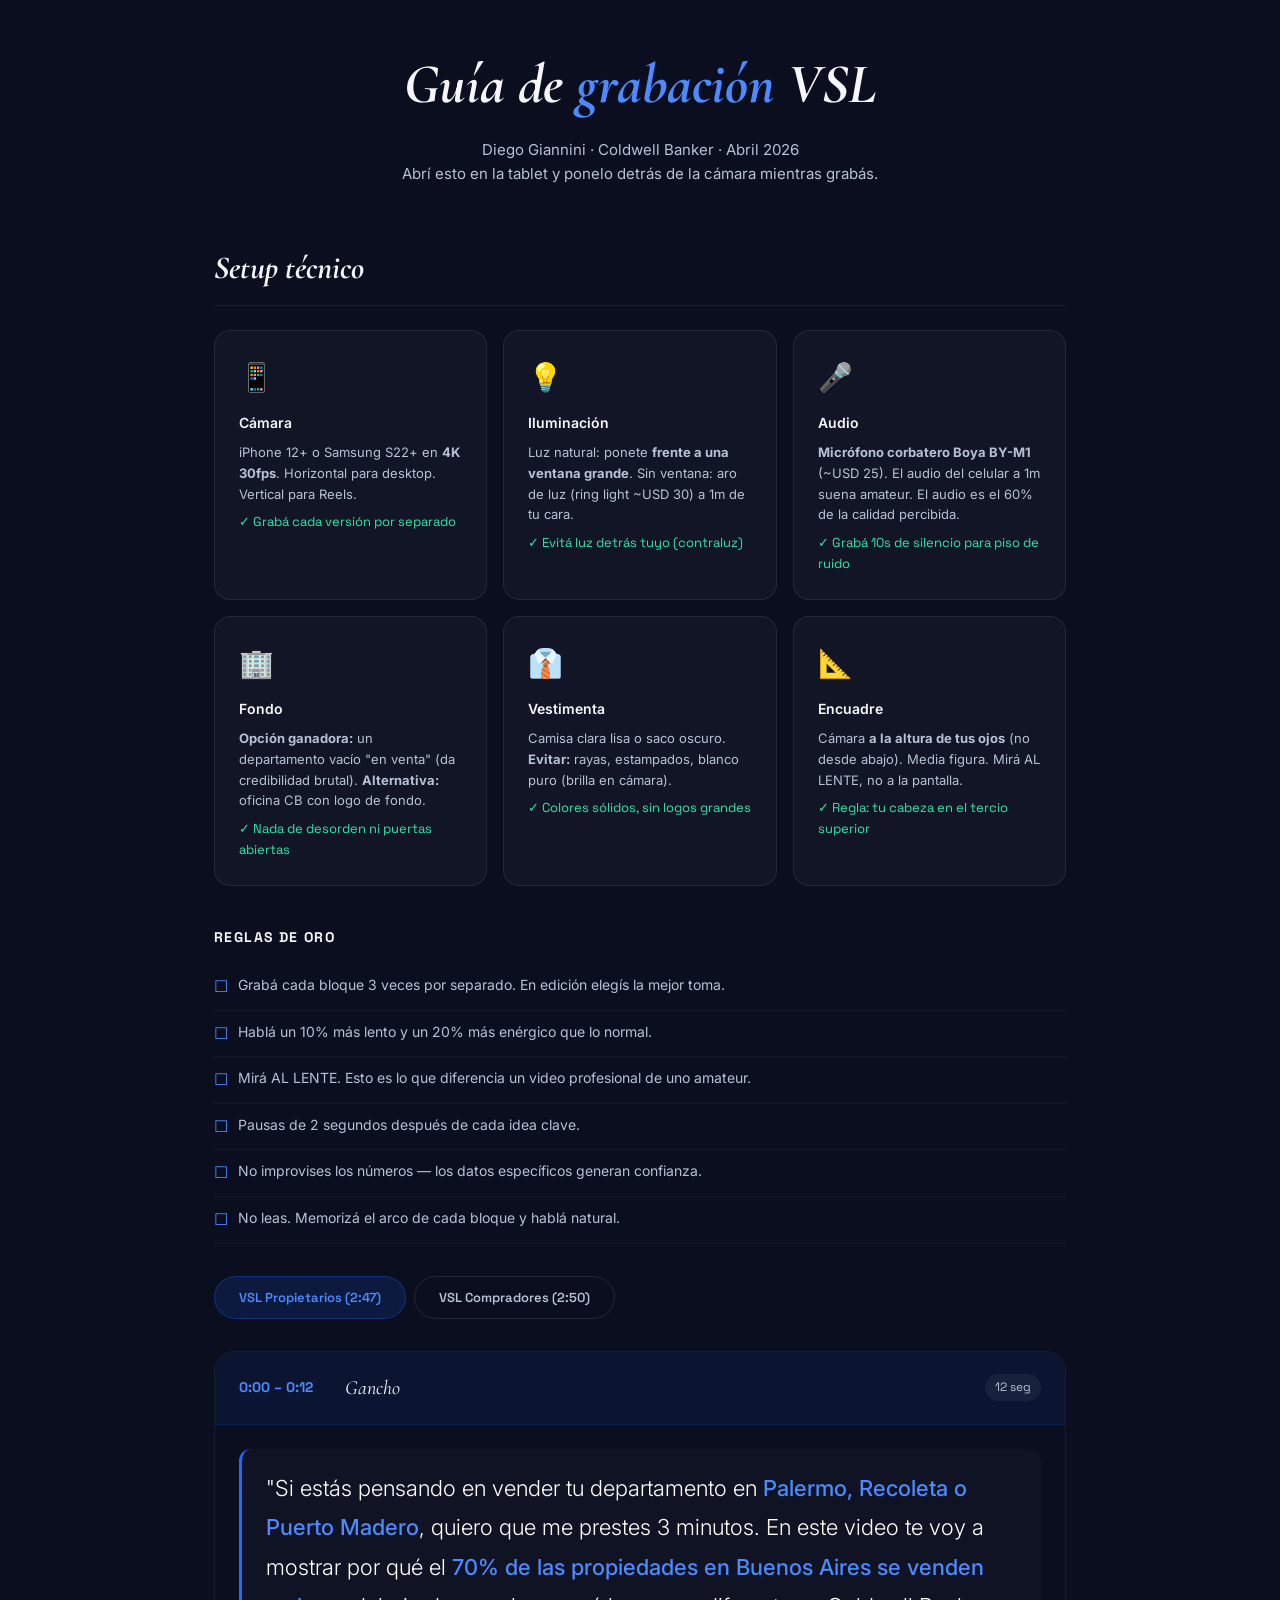
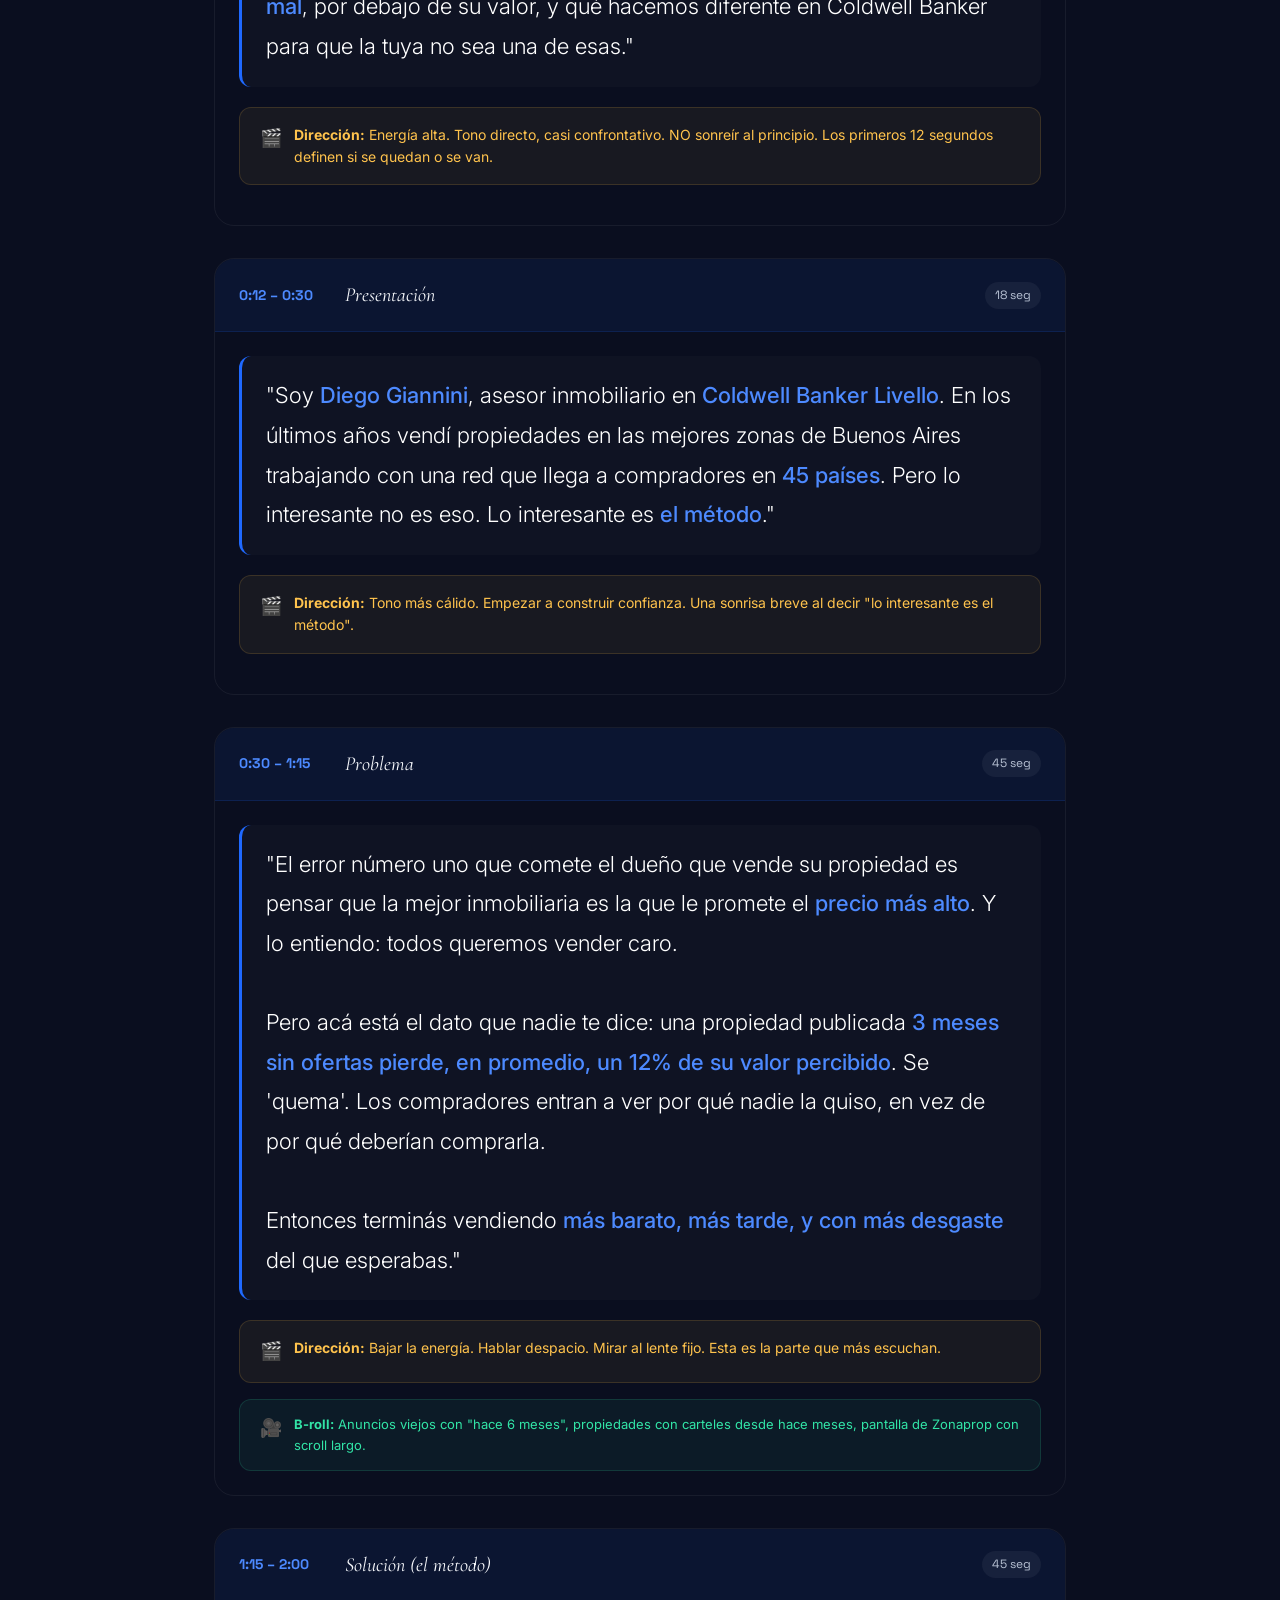
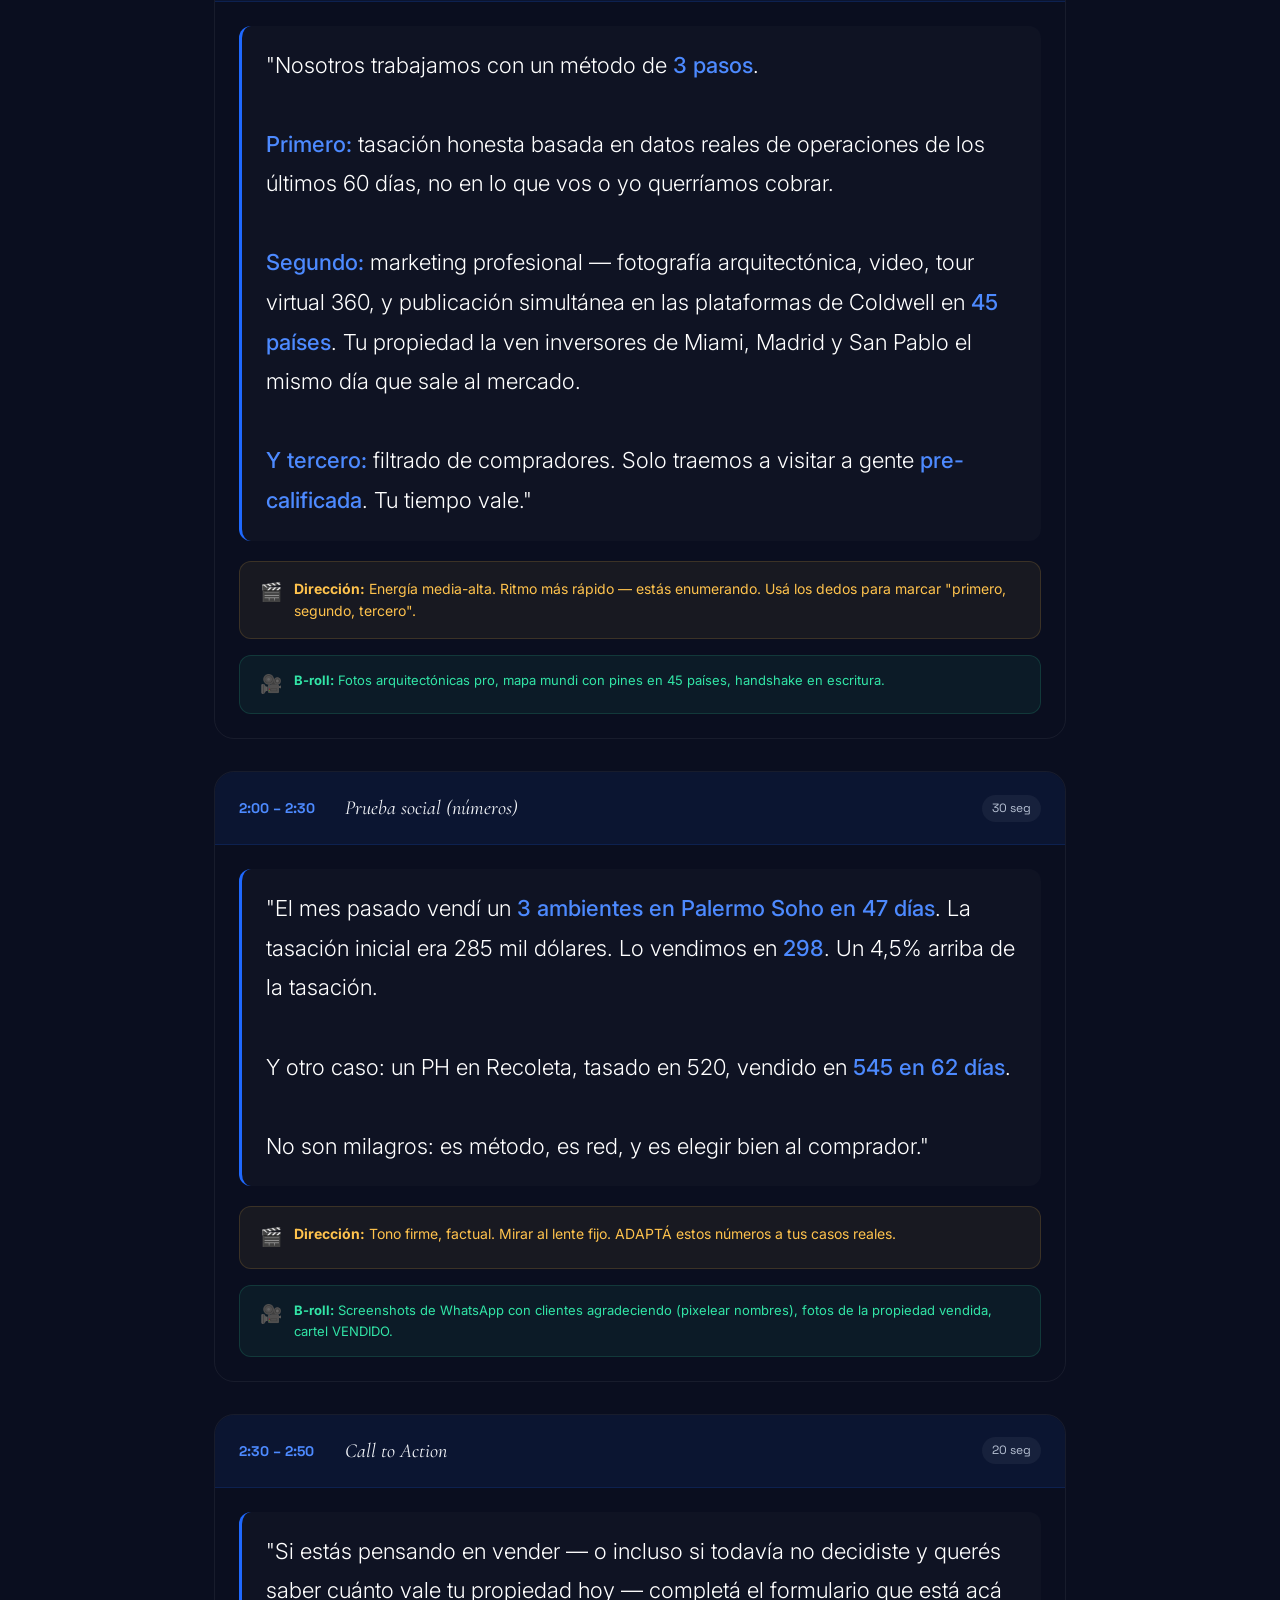
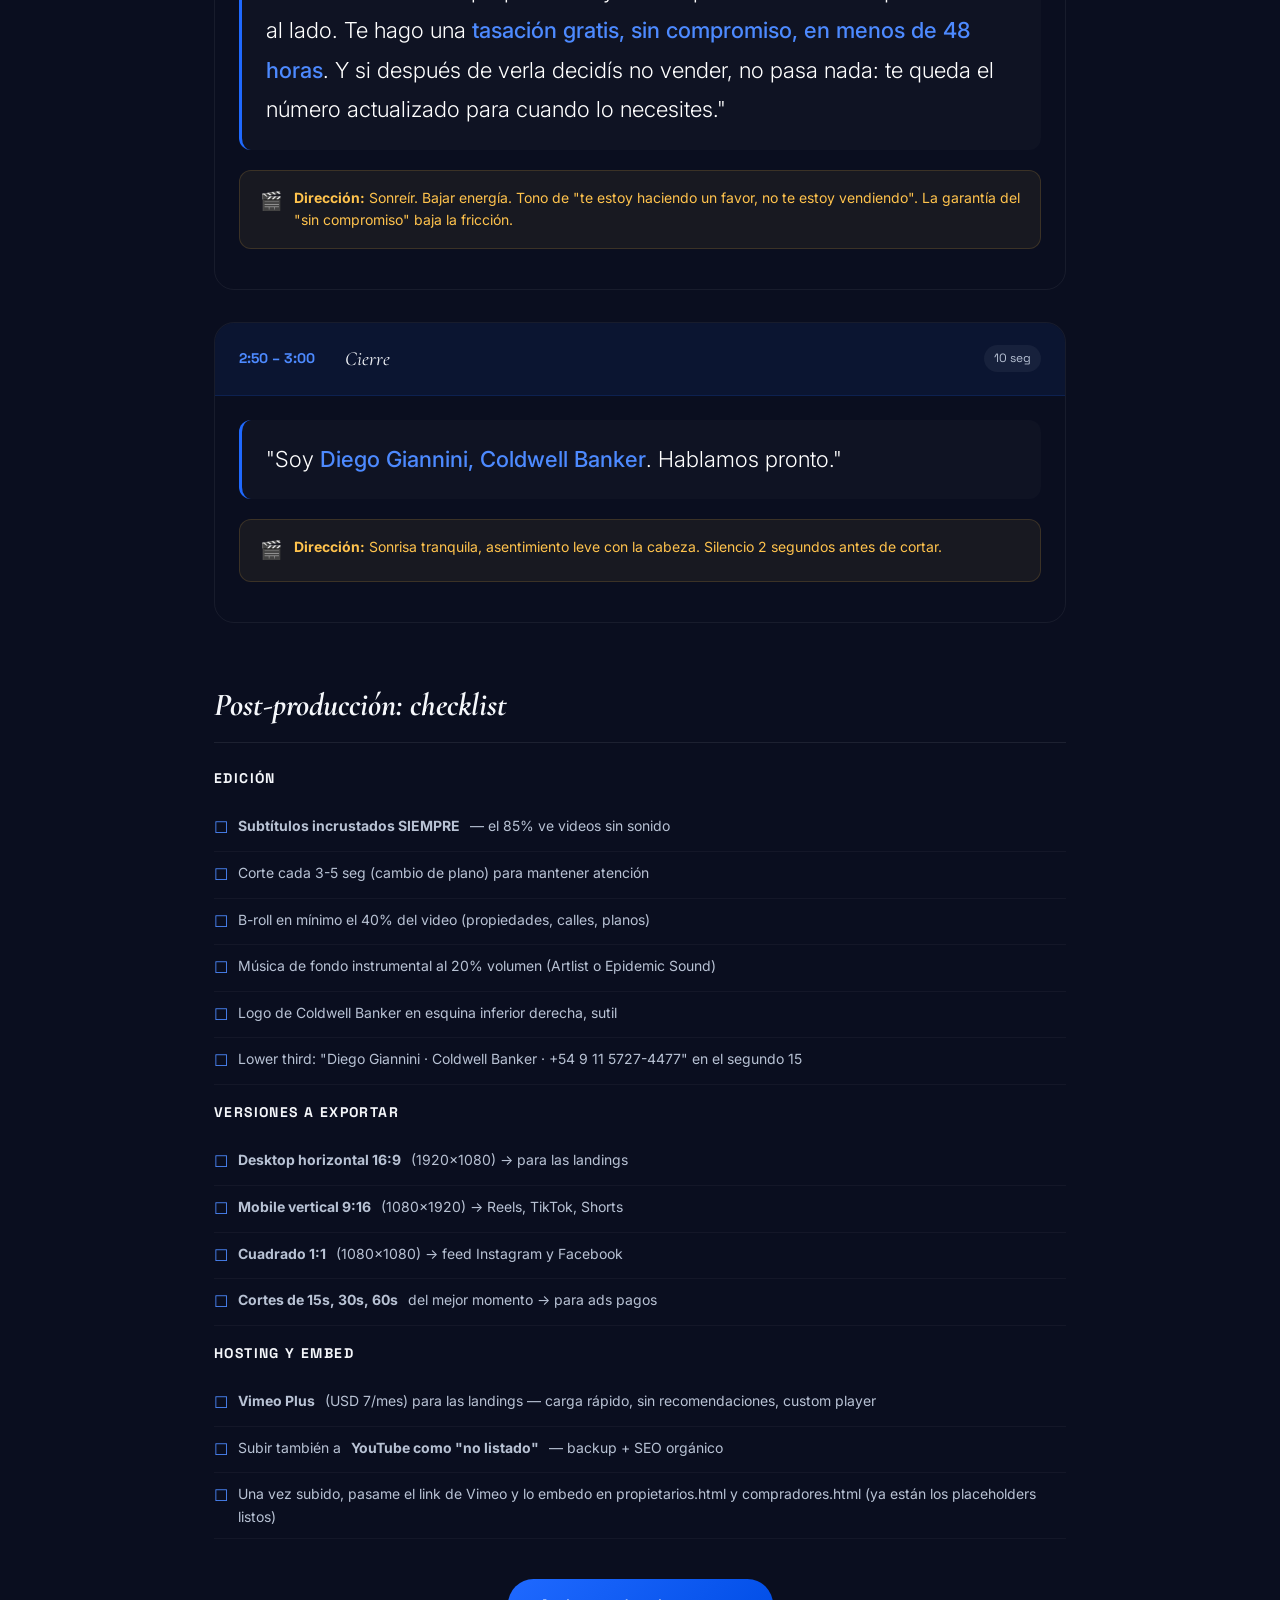
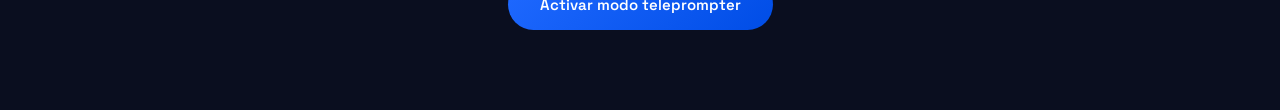
<file: guia-grabacion-vsl.html>
<!DOCTYPE html>
<html lang="es">
<head>
<meta charset="UTF-8">
    <meta name="facebook-domain-verification" content="9wqd86re8c8wj3uc9cjf0utwmukpk8" />
<meta name="viewport" content="width=device-width,initial-scale=1">
<title>Guía de Grabación VSL — Diego Giannini</title>
<link href="https://fonts.googleapis.com/css2?family=Cormorant+Garamond:ital,wght@0,400;0,600;1,400&family=Inter:wght@300;400;500;600;700&family=Space+Grotesk:wght@500;600;700&display=swap" rel="stylesheet">
<style>
:root{--ink:#0A0E1F;--blue:#1F69FF;--blue-l:#4D8AFF;--ok:#32E5A7;--warn:#FFC34D;--bad:#FF6B7A;--text:#F5F7FB;--muted:#B8C2D4}
*{box-sizing:border-box;margin:0;padding:0}
body{font-family:'Inter',sans-serif;background:var(--ink);color:var(--text);line-height:1.6}
.container{max-width:900px;margin:0 auto;padding:40px 24px 80px}
h1{font-family:'Cormorant Garamond',serif;font-size:clamp(36px,5vw,56px);font-style:italic;text-align:center;margin-bottom:8px}
h1 em{color:var(--blue-l)}
.sub{text-align:center;color:var(--muted);font-size:15px;margin-bottom:48px}
h2{font-family:'Cormorant Garamond',serif;font-size:32px;font-style:italic;margin:56px 0 24px;padding-bottom:12px;border-bottom:1px solid rgba(255,255,255,.08)}
h3{font-family:'Space Grotesk',sans-serif;font-size:14px;font-weight:700;letter-spacing:.1em;text-transform:uppercase;margin-bottom:12px}

/* SETUP CARDS */
.setup-grid{display:grid;grid-template-columns:repeat(auto-fit,minmax(240px,1fr));gap:16px;margin:24px 0 40px}
.setup-card{background:rgba(255,255,255,.03);border:1px solid rgba(255,255,255,.08);border-radius:16px;padding:24px}
.setup-card .icon{font-size:28px;margin-bottom:12px}
.setup-card h4{font-size:14px;font-weight:600;margin-bottom:8px}
.setup-card p{font-size:13px;color:var(--muted);line-height:1.6}
.setup-card .check{color:var(--ok);font-size:13px;margin-top:8px;font-family:'Space Grotesk'}

/* TELEPROMPTER BLOCKS */
.block{margin:32px 0;border-radius:20px;overflow:hidden;border:1px solid rgba(255,255,255,.06)}
.block-header{display:flex;align-items:center;gap:16px;padding:20px 24px;background:rgba(31,105,255,.08);border-bottom:1px solid rgba(31,105,255,.15)}
.block-time{font-family:'Space Grotesk';font-weight:700;font-size:14px;color:var(--blue-l);min-width:90px;white-space:nowrap}
.block-title{font-family:'Cormorant Garamond',serif;font-size:20px;font-style:italic;flex:1}
.block-dur{font-family:'Space Grotesk';font-size:12px;color:var(--muted);padding:4px 10px;border-radius:999px;background:rgba(255,255,255,.05)}
.block-body{padding:24px}

/* Script text */
.script{font-size:clamp(18px,2.5vw,22px);line-height:1.8;color:#fff;font-weight:300;margin-bottom:20px;padding:20px 24px;background:rgba(255,255,255,.02);border-radius:12px;border-left:3px solid var(--blue)}
.script strong{font-weight:500;color:var(--blue-l)}

/* Direction */
.direction{display:flex;gap:12px;padding:16px 20px;background:rgba(255,195,77,.06);border:1px solid rgba(255,195,77,.15);border-radius:12px;margin-bottom:16px}
.direction::before{content:"🎬";font-size:18px;flex-shrink:0}
.direction p{font-size:14px;color:var(--warn);line-height:1.6}

/* Broll note */
.broll{display:flex;gap:12px;padding:14px 20px;background:rgba(50,229,167,.06);border:1px solid rgba(50,229,167,.15);border-radius:12px}
.broll::before{content:"🎥";font-size:18px;flex-shrink:0}
.broll p{font-size:13px;color:var(--ok);line-height:1.6}

/* Tabs */
.tabs{display:flex;gap:8px;margin:32px 0 8px}
.tab{padding:12px 24px;border-radius:100px;border:1px solid rgba(255,255,255,.1);background:transparent;color:var(--muted);font-family:'Space Grotesk';font-size:13px;font-weight:600;cursor:pointer;transition:all .2s}
.tab.active{background:rgba(31,105,255,.15);border-color:rgba(31,105,255,.3);color:var(--blue-l)}
.tab-content{display:none}
.tab-content.active{display:block;animation:fadeIn .3s}
@keyframes fadeIn{from{opacity:0;transform:translateY(6px)}to{opacity:1;transform:none}}

/* Checklist */
.checklist{list-style:none;margin:16px 0}
.checklist li{padding:10px 0;border-bottom:1px solid rgba(255,255,255,.04);font-size:14px;color:var(--muted);display:flex;gap:10px;align-items:flex-start}
.checklist li::before{content:"☐";font-size:16px;color:var(--blue-l);flex-shrink:0}

/* Teleprompter mode */
.tele-btn{display:block;margin:40px auto 0;padding:16px 32px;background:linear-gradient(135deg,var(--blue),#004DE6);color:#fff;border:none;border-radius:999px;font-family:'Space Grotesk';font-weight:600;font-size:15px;cursor:pointer;transition:all .2s}
.tele-btn:hover{transform:translateY(-2px);box-shadow:0 10px 30px rgba(31,105,255,.4)}
body.teleprompter{background:#000}
body.teleprompter .container{max-width:700px;padding-top:20vh}
body.teleprompter .setup-section,body.teleprompter .tabs,body.teleprompter h1,body.teleprompter .sub,body.teleprompter h2,body.teleprompter .block-header,body.teleprompter .direction,body.teleprompter .broll,body.teleprompter .checklist,body.teleprompter .tele-btn,body.teleprompter .post-section{display:none !important}
body.teleprompter .block{border:none;background:transparent;margin:0 0 60px}
body.teleprompter .block-body{padding:0}
body.teleprompter .script{font-size:clamp(28px,4vw,38px);line-height:2;background:none;border:none;padding:0;text-align:center}
body.teleprompter .tab-content{display:none !important}
body.teleprompter .tab-content.active{display:block !important}
</style>
    <!-- Meta Pixel -->
    <script>
      !function(f,b,e,v,n,t,s){if(f.fbq)return;n=f.fbq=function(){n.callMethod?n.callMethod.apply(n,arguments):n.queue.push(arguments)};if(!f._fbq)f._fbq=n;n.push=n;n.loaded=!0;n.version='2.0';n.queue=[];t=b.createElement(e);t.async=!0;t.src=v;s=b.getElementsByTagName(e)[0];s.parentNode.insertBefore(t,s)}(window,document,'script','https://connect.facebook.net/en_US/fbevents.js');
      fbq('init', '1609863687137753');
      fbq('track', 'PageView');
    </script>
    <noscript><img height="1" width="1" style="display:none" src="https://www.facebook.com/tr?id=1609863687137753&ev=PageView&noscript=1"/></noscript>
</head>
<body>
<div class="container">

<h1>Guía de <em>grabación</em> VSL</h1>
<p class="sub">Diego Giannini · Coldwell Banker · Abril 2026<br>Abrí esto en la tablet y ponelo detrás de la cámara mientras grabás.</p>

<!-- ============ SETUP ============ -->
<div class="setup-section">
<h2>Setup técnico</h2>

<div class="setup-grid">
    <div class="setup-card">
        <div class="icon">📱</div>
        <h4>Cámara</h4>
        <p>iPhone 12+ o Samsung S22+ en <strong>4K 30fps</strong>. Horizontal para desktop. Vertical para Reels.</p>
        <div class="check">✓ Grabá cada versión por separado</div>
    </div>
    <div class="setup-card">
        <div class="icon">💡</div>
        <h4>Iluminación</h4>
        <p>Luz natural: ponete <strong>frente a una ventana grande</strong>. Sin ventana: aro de luz (ring light ~USD 30) a 1m de tu cara.</p>
        <div class="check">✓ Evitá luz detrás tuyo (contraluz)</div>
    </div>
    <div class="setup-card">
        <div class="icon">🎤</div>
        <h4>Audio</h4>
        <p><strong>Micrófono corbatero Boya BY-M1</strong> (~USD 25). El audio del celular a 1m suena amateur. El audio es el 60% de la calidad percibida.</p>
        <div class="check">✓ Grabá 10s de silencio para piso de ruido</div>
    </div>
    <div class="setup-card">
        <div class="icon">🏢</div>
        <h4>Fondo</h4>
        <p><strong>Opción ganadora:</strong> un departamento vacío "en venta" (da credibilidad brutal). <strong>Alternativa:</strong> oficina CB con logo de fondo.</p>
        <div class="check">✓ Nada de desorden ni puertas abiertas</div>
    </div>
    <div class="setup-card">
        <div class="icon">👔</div>
        <h4>Vestimenta</h4>
        <p>Camisa clara lisa o saco oscuro. <strong>Evitar:</strong> rayas, estampados, blanco puro (brilla en cámara).</p>
        <div class="check">✓ Colores sólidos, sin logos grandes</div>
    </div>
    <div class="setup-card">
        <div class="icon">📐</div>
        <h4>Encuadre</h4>
        <p>Cámara <strong>a la altura de tus ojos</strong> (no desde abajo). Media figura. Mirá AL LENTE, no a la pantalla.</p>
        <div class="check">✓ Regla: tu cabeza en el tercio superior</div>
    </div>
</div>

<h3>Reglas de oro</h3>
<ul class="checklist">
    <li>Grabá cada bloque 3 veces por separado. En edición elegís la mejor toma.</li>
    <li>Hablá un 10% más lento y un 20% más enérgico que lo normal.</li>
    <li>Mirá AL LENTE. Esto es lo que diferencia un video profesional de uno amateur.</li>
    <li>Pausas de 2 segundos después de cada idea clave.</li>
    <li>No improvises los números — los datos específicos generan confianza.</li>
    <li>No leas. Memorizá el arco de cada bloque y hablá natural.</li>
</ul>
</div>

<!-- ============ TABS ============ -->
<div class="tabs">
    <button class="tab active" onclick="showTab('prop')">VSL Propietarios (2:47)</button>
    <button class="tab" onclick="showTab('comp')">VSL Compradores (2:50)</button>
</div>

<!-- ============ VSL PROPIETARIOS ============ -->
<div class="tab-content active" id="tab-prop">

<div class="block">
    <div class="block-header">
        <div class="block-time">0:00 – 0:12</div>
        <div class="block-title">Gancho</div>
        <div class="block-dur">12 seg</div>
    </div>
    <div class="block-body">
        <div class="script">
            "Si estás pensando en vender tu departamento en <strong>Palermo, Recoleta o Puerto Madero</strong>, quiero que me prestes 3 minutos. En este video te voy a mostrar por qué el <strong>70% de las propiedades en Buenos Aires se venden mal</strong>, por debajo de su valor, y qué hacemos diferente en Coldwell Banker para que la tuya no sea una de esas."
        </div>
        <div class="direction"><p><strong>Dirección:</strong> Energía alta. Tono directo, casi confrontativo. NO sonreír al principio. Los primeros 12 segundos definen si se quedan o se van.</p></div>
    </div>
</div>

<div class="block">
    <div class="block-header">
        <div class="block-time">0:12 – 0:30</div>
        <div class="block-title">Presentación</div>
        <div class="block-dur">18 seg</div>
    </div>
    <div class="block-body">
        <div class="script">
            "Soy <strong>Diego Giannini</strong>, asesor inmobiliario en <strong>Coldwell Banker Livello</strong>. En los últimos años vendí propiedades en las mejores zonas de Buenos Aires trabajando con una red que llega a compradores en <strong>45 países</strong>. Pero lo interesante no es eso. Lo interesante es <strong>el método</strong>."
        </div>
        <div class="direction"><p><strong>Dirección:</strong> Tono más cálido. Empezar a construir confianza. Una sonrisa breve al decir "lo interesante es el método".</p></div>
    </div>
</div>

<div class="block">
    <div class="block-header">
        <div class="block-time">0:30 – 1:15</div>
        <div class="block-title">Problema</div>
        <div class="block-dur">45 seg</div>
    </div>
    <div class="block-body">
        <div class="script">
            "El error número uno que comete el dueño que vende su propiedad es pensar que la mejor inmobiliaria es la que le promete el <strong>precio más alto</strong>. Y lo entiendo: todos queremos vender caro.<br><br>Pero acá está el dato que nadie te dice: una propiedad publicada <strong>3 meses sin ofertas pierde, en promedio, un 12% de su valor percibido</strong>. Se 'quema'. Los compradores entran a ver por qué nadie la quiso, en vez de por qué deberían comprarla.<br><br>Entonces terminás vendiendo <strong>más barato, más tarde, y con más desgaste</strong> del que esperabas."
        </div>
        <div class="direction"><p><strong>Dirección:</strong> Bajar la energía. Hablar despacio. Mirar al lente fijo. Esta es la parte que más escuchan.</p></div>
        <div class="broll"><p><strong>B-roll:</strong> Anuncios viejos con "hace 6 meses", propiedades con carteles desde hace meses, pantalla de Zonaprop con scroll largo.</p></div>
    </div>
</div>

<div class="block">
    <div class="block-header">
        <div class="block-time">1:15 – 2:00</div>
        <div class="block-title">Solución (el método)</div>
        <div class="block-dur">45 seg</div>
    </div>
    <div class="block-body">
        <div class="script">
            "Nosotros trabajamos con un método de <strong>3 pasos</strong>.<br><br><strong>Primero:</strong> tasación honesta basada en datos reales de operaciones de los últimos 60 días, no en lo que vos o yo querríamos cobrar.<br><br><strong>Segundo:</strong> marketing profesional — fotografía arquitectónica, video, tour virtual 360, y publicación simultánea en las plataformas de Coldwell en <strong>45 países</strong>. Tu propiedad la ven inversores de Miami, Madrid y San Pablo el mismo día que sale al mercado.<br><br><strong>Y tercero:</strong> filtrado de compradores. Solo traemos a visitar a gente <strong>pre-calificada</strong>. Tu tiempo vale."
        </div>
        <div class="direction"><p><strong>Dirección:</strong> Energía media-alta. Ritmo más rápido — estás enumerando. Usá los dedos para marcar "primero, segundo, tercero".</p></div>
        <div class="broll"><p><strong>B-roll:</strong> Fotos arquitectónicas pro, mapa mundi con pines en 45 países, handshake en escritura.</p></div>
    </div>
</div>

<div class="block">
    <div class="block-header">
        <div class="block-time">2:00 – 2:30</div>
        <div class="block-title">Prueba social (números)</div>
        <div class="block-dur">30 seg</div>
    </div>
    <div class="block-body">
        <div class="script">
            "El mes pasado vendí un <strong>3 ambientes en Palermo Soho en 47 días</strong>. La tasación inicial era 285 mil dólares. Lo vendimos en <strong>298</strong>. Un 4,5% arriba de la tasación.<br><br>Y otro caso: un PH en Recoleta, tasado en 520, vendido en <strong>545 en 62 días</strong>.<br><br>No son milagros: es método, es red, y es elegir bien al comprador."
        </div>
        <div class="direction"><p><strong>Dirección:</strong> Tono firme, factual. Mirar al lente fijo. ADAPTÁ estos números a tus casos reales.</p></div>
        <div class="broll"><p><strong>B-roll:</strong> Screenshots de WhatsApp con clientes agradeciendo (pixelear nombres), fotos de la propiedad vendida, cartel VENDIDO.</p></div>
    </div>
</div>

<div class="block">
    <div class="block-header">
        <div class="block-time">2:30 – 2:50</div>
        <div class="block-title">Call to Action</div>
        <div class="block-dur">20 seg</div>
    </div>
    <div class="block-body">
        <div class="script">
            "Si estás pensando en vender — o incluso si todavía no decidiste y querés saber cuánto vale tu propiedad hoy — completá el formulario que está acá al lado. Te hago una <strong>tasación gratis, sin compromiso, en menos de 48 horas</strong>. Y si después de verla decidís no vender, no pasa nada: te queda el número actualizado para cuando lo necesites."
        </div>
        <div class="direction"><p><strong>Dirección:</strong> Sonreír. Bajar energía. Tono de "te estoy haciendo un favor, no te estoy vendiendo". La garantía del "sin compromiso" baja la fricción.</p></div>
    </div>
</div>

<div class="block">
    <div class="block-header">
        <div class="block-time">2:50 – 3:00</div>
        <div class="block-title">Cierre</div>
        <div class="block-dur">10 seg</div>
    </div>
    <div class="block-body">
        <div class="script">
            "Soy <strong>Diego Giannini, Coldwell Banker</strong>. Hablamos pronto."
        </div>
        <div class="direction"><p><strong>Dirección:</strong> Sonrisa tranquila, asentimiento leve con la cabeza. Silencio 2 segundos antes de cortar.</p></div>
    </div>
</div>
</div>

<!-- ============ VSL COMPRADORES ============ -->
<div class="tab-content" id="tab-comp">

<div class="block">
    <div class="block-header">
        <div class="block-time">0:00 – 0:15</div>
        <div class="block-title">Gancho</div>
        <div class="block-dur">15 seg</div>
    </div>
    <div class="block-body">
        <div class="script">
            "Si estás buscando propiedad en Buenos Aires — para vivir o para invertir — hay algo que tenés que saber: <strong>las mejores propiedades nunca llegan a los portales inmobiliarios</strong>. Se venden antes. En este video te muestro cómo accedés a ese mercado."
        </div>
        <div class="direction"><p><strong>Dirección:</strong> Tono de "secreto bien guardado". Casi conspirativo al principio. Mirada fija al lente.</p></div>
    </div>
</div>

<div class="block">
    <div class="block-header">
        <div class="block-time">0:15 – 0:35</div>
        <div class="block-title">Presentación</div>
        <div class="block-dur">20 seg</div>
    </div>
    <div class="block-body">
        <div class="script">
            "Soy <strong>Diego Giannini</strong>, de Coldwell Banker. Trabajo con una red de brokers que compartimos oportunidades <strong>off-market</strong>: propiedades que no se publican porque los dueños no quieren carteles, no quieren visitas de curiosos, y quieren vender solo a compradores serios. Esas propiedades circulan entre nosotros <strong>antes de salir al mercado abierto</strong>."
        </div>
        <div class="direction"><p><strong>Dirección:</strong> Tono de autoridad. Hablar con ritmo medio.</p></div>
    </div>
</div>

<div class="block">
    <div class="block-header">
        <div class="block-time">0:35 – 1:15</div>
        <div class="block-title">Problema</div>
        <div class="block-dur">40 seg</div>
    </div>
    <div class="block-body">
        <div class="script">
            "Si buscás en Zonaprop o Argenprop estás compitiendo con <strong>cinco mil personas más</strong> que ven exactamente lo mismo. Y cuando aparece una joya, tenés <strong>72 horas para decidir</strong>.<br><br>El 80% de los compradores pierde esa propiedad porque está mal asesorado, tiene miedo de moverse rápido, o no tiene la información clave para decidir: ¿está bien valuada? ¿qué expensas reales tiene? ¿qué potencial de revalorización?<br><br>Sin esos datos, estás haciendo <strong>apuestas, no inversiones</strong>."
        </div>
        <div class="direction"><p><strong>Dirección:</strong> Bajar energía, más reflexivo. Muchos compradores se reconocen acá.</p></div>
    </div>
</div>

<div class="block">
    <div class="block-header">
        <div class="block-time">1:15 – 2:00</div>
        <div class="block-title">Solución</div>
        <div class="block-dur">45 seg</div>
    </div>
    <div class="block-body">
        <div class="script">
            "Cuando trabajás conmigo pasan <strong>tres cosas</strong>.<br><br><strong>Primero:</strong> te sumo a mi red de alertas privadas. Cada semana te mando 2 o 3 propiedades <strong>antes de que salgan publicadas</strong>, filtradas según lo que me digas que buscás.<br><br><strong>Segundo:</strong> te doy análisis de <strong>rentabilidad real</strong> — no proyecciones infladas. Precio por metro, expensas, proyección de alquiler, tiempo de repago si es inversión.<br><br><strong>Y tercero:</strong> te acompaño en toda la operación. Escritura, mudanza, hasta el cambio de nombre de los servicios. No te dejo solo cuando firmás la reserva."
        </div>
        <div class="direction"><p><strong>Dirección:</strong> Energía media-alta. Contar cada punto con seguridad.</p></div>
        <div class="broll"><p><strong>B-roll:</strong> Planos, calculadora, cartel de "VENDIDO", handshake.</p></div>
    </div>
</div>

<div class="block">
    <div class="block-header">
        <div class="block-time">2:00 – 2:30</div>
        <div class="block-title">Prueba social</div>
        <div class="block-dur">30 seg</div>
    </div>
    <div class="block-body">
        <div class="script">
            "Este año coloqué un <strong>2 ambientes en Palermo que nunca apareció en portales</strong>. Mi cliente lo compró en <strong>185 mil dólares</strong>. Hoy, propiedades comparables que sí se publicaron se están cerrando arriba de los 205.<br><br>Eso son <strong>20 mil dólares de diferencia</strong>, solo por acceder al mercado correcto. Y a él le tomó menos de tres semanas decidirse porque tenía toda la información en la mesa."
        </div>
        <div class="direction"><p><strong>Dirección:</strong> Firme, específico. Si tenés una captura de la escritura o del mensaje del cliente agradeciendo, meter en pantalla partida.</p></div>
    </div>
</div>

<div class="block">
    <div class="block-header">
        <div class="block-time">2:30 – 2:50</div>
        <div class="block-title">Call to Action</div>
        <div class="block-dur">20 seg</div>
    </div>
    <div class="block-body">
        <div class="script">
            "Si querés acceso a este tipo de oportunidades, completá el formulario de al lado. Decime qué zona te interesa, qué presupuesto manejás, y si es para vivir o invertir. En menos de <strong>48 horas te mando las primeras 3 propiedades</strong> que encajan con tu perfil. Sin costo, sin compromiso."
        </div>
        <div class="direction"><p><strong>Dirección:</strong> Sonrisa, tono amigable, "te sumo al club".</p></div>
    </div>
</div>

<div class="block">
    <div class="block-header">
        <div class="block-time">2:50 – 3:00</div>
        <div class="block-title">Cierre</div>
        <div class="block-dur">10 seg</div>
    </div>
    <div class="block-body">
        <div class="script">
            "<strong>Diego Giannini, Coldwell Banker.</strong> Nos vemos del otro lado."
        </div>
        <div class="direction"><p><strong>Dirección:</strong> Guiño leve o medio sonrisa. Corte seco después de 2 segundos.</p></div>
    </div>
</div>
</div>

<!-- ============ POST-PRODUCCIÓN ============ -->
<div class="post-section">
<h2>Post-producción: checklist</h2>

<h3>Edición</h3>
<ul class="checklist">
    <li><strong>Subtítulos incrustados SIEMPRE</strong> — el 85% ve videos sin sonido</li>
    <li>Corte cada 3-5 seg (cambio de plano) para mantener atención</li>
    <li>B-roll en mínimo el 40% del video (propiedades, calles, planos)</li>
    <li>Música de fondo instrumental al 20% volumen (Artlist o Epidemic Sound)</li>
    <li>Logo de Coldwell Banker en esquina inferior derecha, sutil</li>
    <li>Lower third: "Diego Giannini · Coldwell Banker · +54 9 11 5727-4477" en el segundo 15</li>
</ul>

<h3>Versiones a exportar</h3>
<ul class="checklist">
    <li><strong>Desktop horizontal 16:9</strong> (1920×1080) → para las landings</li>
    <li><strong>Mobile vertical 9:16</strong> (1080×1920) → Reels, TikTok, Shorts</li>
    <li><strong>Cuadrado 1:1</strong> (1080×1080) → feed Instagram y Facebook</li>
    <li><strong>Cortes de 15s, 30s, 60s</strong> del mejor momento → para ads pagos</li>
</ul>

<h3>Hosting y embed</h3>
<ul class="checklist">
    <li><strong>Vimeo Plus</strong> (USD 7/mes) para las landings — carga rápido, sin recomendaciones, custom player</li>
    <li>Subir también a <strong>YouTube como "no listado"</strong> — backup + SEO orgánico</li>
    <li>Una vez subido, pasame el link de Vimeo y lo embedo en propietarios.html y compradores.html (ya están los placeholders listos)</li>
</ul>
</div>

<button class="tele-btn" onclick="document.body.classList.toggle('teleprompter');this.textContent=document.body.classList.contains('teleprompter')?'Salir de modo teleprompter':'Activar modo teleprompter';">
    Activar modo teleprompter
</button>

</div>

<script>
function showTab(id){
    document.querySelectorAll('.tab-content').forEach(t=>t.classList.remove('active'));
    document.querySelectorAll('.tab').forEach(t=>t.classList.remove('active'));
    document.getElementById('tab-'+id).classList.add('active');
    event.target.classList.add('active');
}
</script>
</body>
</html>
</file>
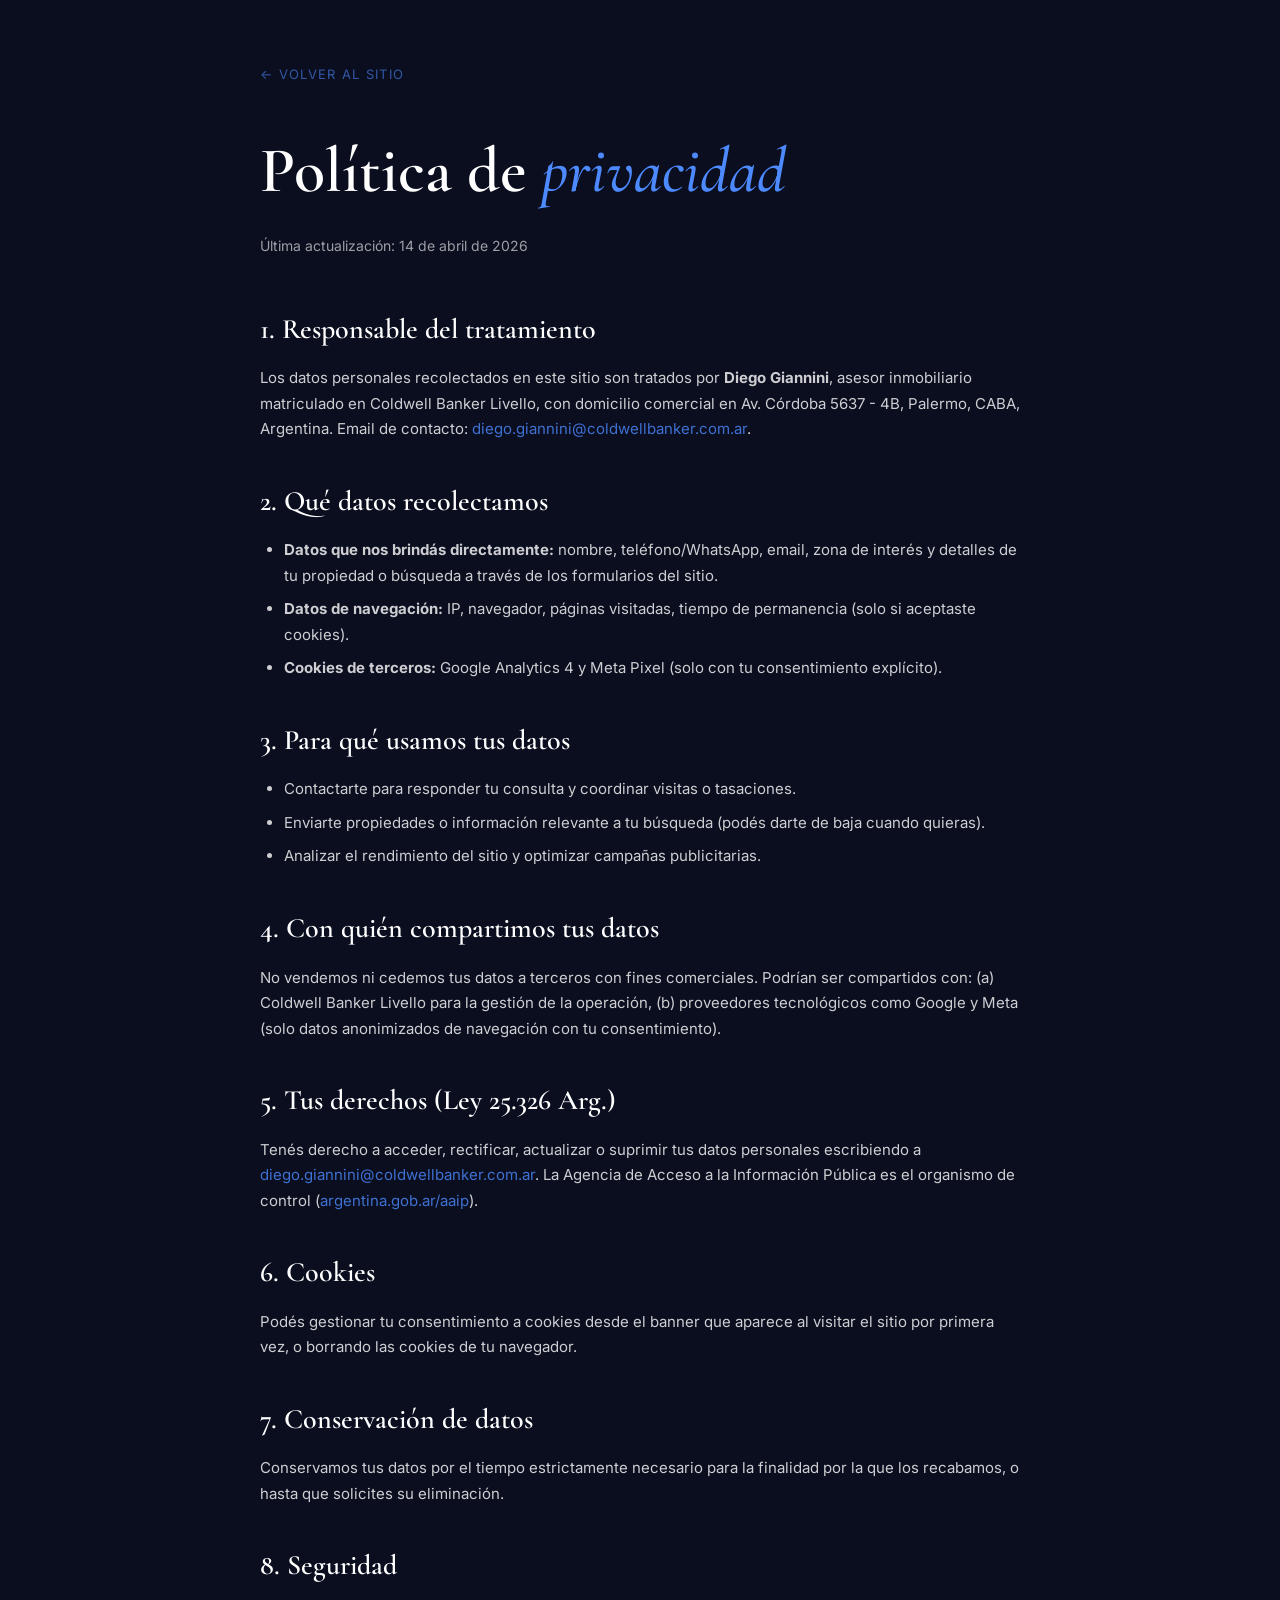
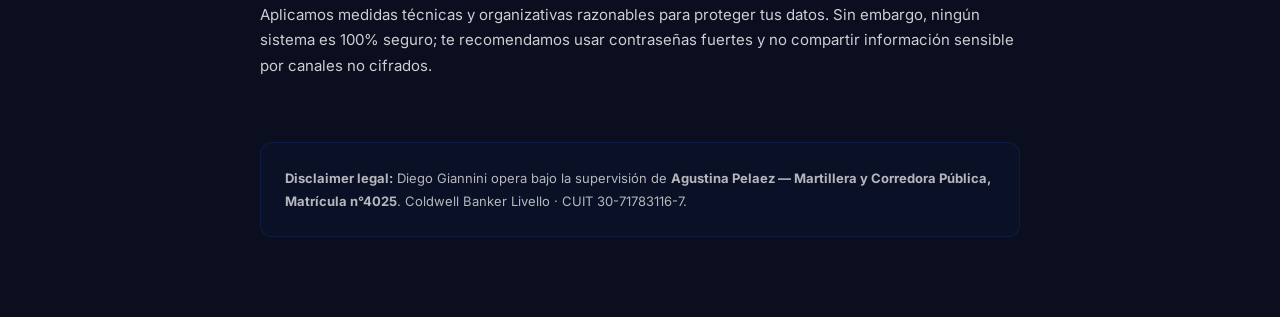
<file: privacidad.html>
<!DOCTYPE html>
<html lang="es">
<head>
  <meta charset="UTF-8">
    <meta name="facebook-domain-verification" content="9wqd86re8c8wj3uc9cjf0utwmukpk8" />
  <meta name="viewport" content="width=device-width, initial-scale=1.0">
  <meta name="robots" content="noindex, follow">
  <title>Política de Privacidad | Diego Giannini · Coldwell Banker</title>
  <link rel="icon" type="image/svg+xml" href="data:image/svg+xml,%3Csvg xmlns='http://www.w3.org/2000/svg' viewBox='0 0 100 100'%3E%3Crect width='100' height='100' rx='20' fill='%230A0E1F'/%3E%3Ctext x='50' y='68' font-family='Georgia,serif' font-size='54' font-weight='700' text-anchor='middle' fill='%231F69FF'%3ECB%3C/text%3E%3C/svg%3E">
  <link href="https://fonts.googleapis.com/css2?family=Cormorant+Garamond:ital,wght@0,600;1,500&family=Inter:wght@300;400;500;600&display=swap" rel="stylesheet">
  <style>
    *{margin:0;padding:0;box-sizing:border-box;}
    body{background:#0A0E1F;color:#fff;font-family:'Inter',sans-serif;line-height:1.7;padding:60px 24px 80px;}
    .wrap{max-width:760px;margin:0 auto;}
    h1{font-family:'Cormorant Garamond',serif;font-weight:600;font-size:clamp(38px,6vw,64px);margin-bottom:8px;}
    h1 em{color:#4D8AFF;font-weight:500;}
    .subtitle{opacity:0.6;font-size:14px;margin-bottom:48px;}
    h2{font-family:'Cormorant Garamond',serif;font-size:28px;margin:36px 0 12px;color:#fff;font-weight:600;}
    p{opacity:0.8;margin-bottom:16px;font-size:15px;}
    ul{opacity:0.8;padding-left:24px;margin-bottom:16px;}
    ul li{margin-bottom:8px;font-size:15px;}
    a{color:#4D8AFF;text-decoration:none;}
    a:hover{text-decoration:underline;}
    .back{display:inline-flex;align-items:center;gap:8px;margin-bottom:32px;opacity:0.6;font-size:13px;text-transform:uppercase;letter-spacing:0.1em;}
    .disclaimer{margin-top:64px;padding:24px;background:rgba(31,105,255,0.05);border:1px solid rgba(31,105,255,0.2);border-radius:12px;font-size:13px;opacity:0.7;}
  </style>
    <link rel="stylesheet" href="_premium.css">
    <!-- Meta Pixel -->
    <script>
      !function(f,b,e,v,n,t,s){if(f.fbq)return;n=f.fbq=function(){n.callMethod?n.callMethod.apply(n,arguments):n.queue.push(arguments)};if(!f._fbq)f._fbq=n;n.push=n;n.loaded=!0;n.version='2.0';n.queue=[];t=b.createElement(e);t.async=!0;t.src=v;s=b.getElementsByTagName(e)[0];s.parentNode.insertBefore(t,s)}(window,document,'script','https://connect.facebook.net/en_US/fbevents.js');
      fbq('init', '1609863687137753');
      fbq('track', 'PageView');
    </script>
    <noscript><img height="1" width="1" style="display:none" src="https://www.facebook.com/tr?id=1609863687137753&ev=PageView&noscript=1"/></noscript>
</head>
<body>
<div class="wrap">
  <a href="index.html" class="back">← Volver al sitio</a>
  <h1>Política de <em>privacidad</em></h1>
  <div class="subtitle">Última actualización: 14 de abril de 2026</div>

  <h2>1. Responsable del tratamiento</h2>
  <p>Los datos personales recolectados en este sitio son tratados por <strong>Diego Giannini</strong>, asesor inmobiliario matriculado en Coldwell Banker Livello, con domicilio comercial en Av. Córdoba 5637 - 4B, Palermo, CABA, Argentina. Email de contacto: <a href="mailto:diego.giannini@coldwellbanker.com.ar">diego.giannini@coldwellbanker.com.ar</a>.</p>

  <h2>2. Qué datos recolectamos</h2>
  <ul>
    <li><strong>Datos que nos brindás directamente:</strong> nombre, teléfono/WhatsApp, email, zona de interés y detalles de tu propiedad o búsqueda a través de los formularios del sitio.</li>
    <li><strong>Datos de navegación:</strong> IP, navegador, páginas visitadas, tiempo de permanencia (solo si aceptaste cookies).</li>
    <li><strong>Cookies de terceros:</strong> Google Analytics 4 y Meta Pixel (solo con tu consentimiento explícito).</li>
  </ul>

  <h2>3. Para qué usamos tus datos</h2>
  <ul>
    <li>Contactarte para responder tu consulta y coordinar visitas o tasaciones.</li>
    <li>Enviarte propiedades o información relevante a tu búsqueda (podés darte de baja cuando quieras).</li>
    <li>Analizar el rendimiento del sitio y optimizar campañas publicitarias.</li>
  </ul>

  <h2>4. Con quién compartimos tus datos</h2>
  <p>No vendemos ni cedemos tus datos a terceros con fines comerciales. Podrían ser compartidos con: (a) Coldwell Banker Livello para la gestión de la operación, (b) proveedores tecnológicos como Google y Meta (solo datos anonimizados de navegación con tu consentimiento).</p>

  <h2>5. Tus derechos (Ley 25.326 Arg.)</h2>
  <p>Tenés derecho a acceder, rectificar, actualizar o suprimir tus datos personales escribiendo a <a href="mailto:diego.giannini@coldwellbanker.com.ar">diego.giannini@coldwellbanker.com.ar</a>. La Agencia de Acceso a la Información Pública es el organismo de control (<a href="https://www.argentina.gob.ar/aaip" target="_blank" rel="noopener">argentina.gob.ar/aaip</a>).</p>

  <h2>6. Cookies</h2>
  <p>Podés gestionar tu consentimiento a cookies desde el banner que aparece al visitar el sitio por primera vez, o borrando las cookies de tu navegador.</p>

  <h2>7. Conservación de datos</h2>
  <p>Conservamos tus datos por el tiempo estrictamente necesario para la finalidad por la que los recabamos, o hasta que solicites su eliminación.</p>

  <h2>8. Seguridad</h2>
  <p>Aplicamos medidas técnicas y organizativas razonables para proteger tus datos. Sin embargo, ningún sistema es 100% seguro; te recomendamos usar contraseñas fuertes y no compartir información sensible por canales no cifrados.</p>

  <div class="disclaimer">
    <strong>Disclaimer legal:</strong> Diego Giannini opera bajo la supervisión de <strong>Agustina Pelaez — Martillera y Corredora Pública, Matrícula n°4025</strong>. Coldwell Banker Livello · CUIT 30-71783116-7.
  </div>
</div>
    <script src="_premium.js" defer></script>
</body>
</html>
</file>
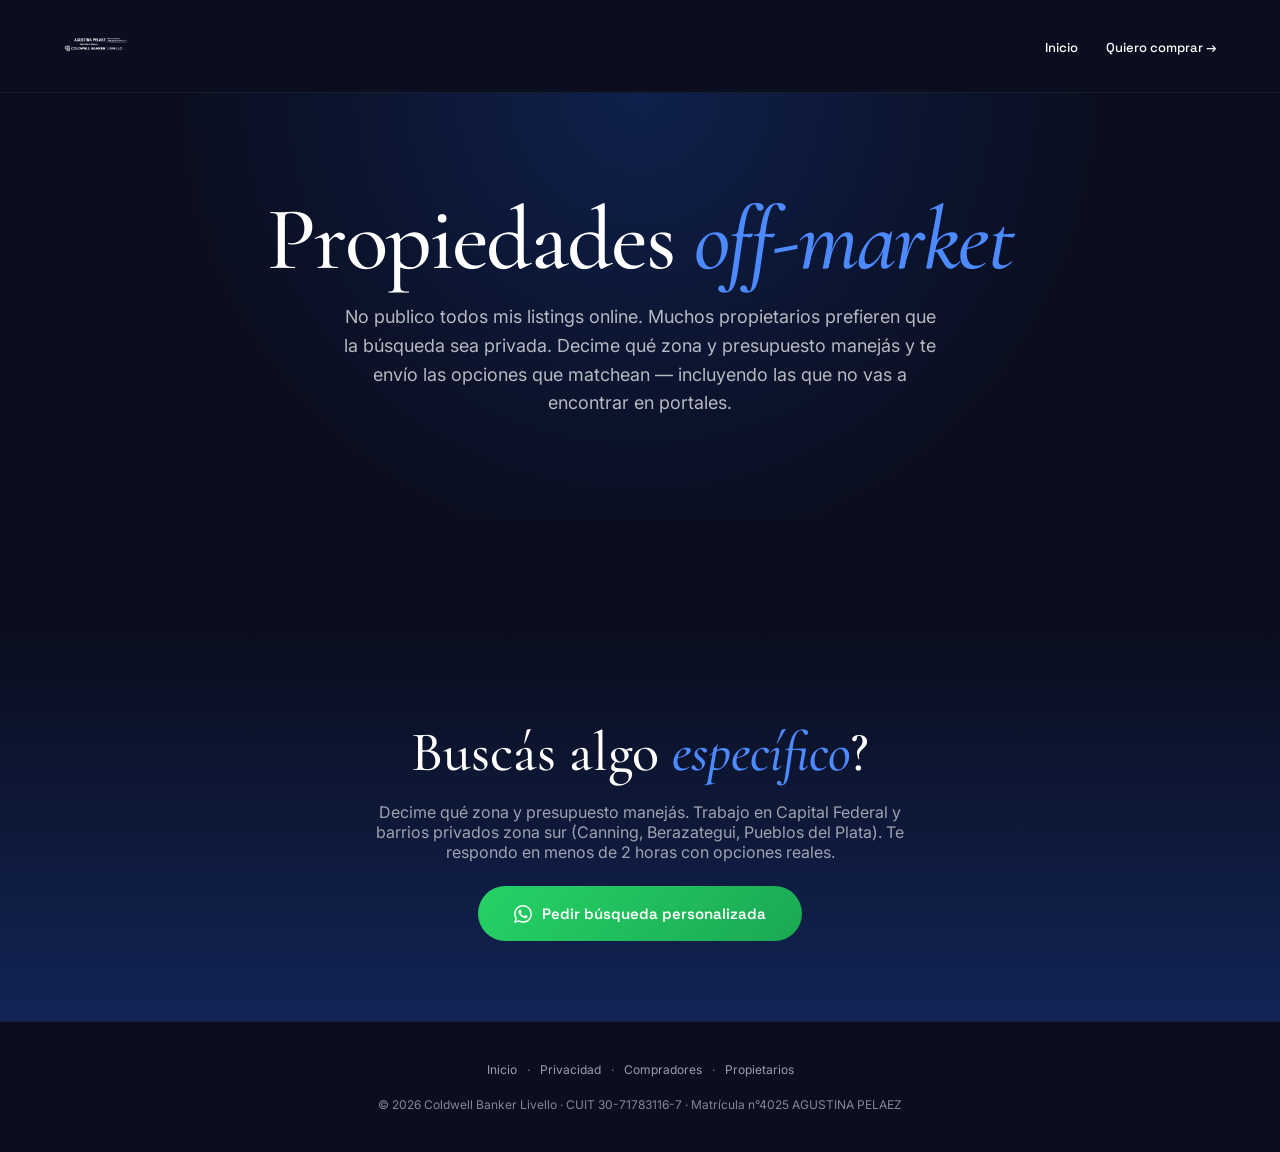
<file: propiedades.html>
<!DOCTYPE html>
<html lang="es">
<head>
<meta charset="UTF-8">
    <meta name="facebook-domain-verification" content="9wqd86re8c8wj3uc9cjf0utwmukpk8" />
<meta name="viewport" content="width=device-width,initial-scale=1.0">
<meta name="description" content="Propiedades exclusivas en Palermo, Recoleta, Puerto Madero y Belgrano. Seleccionadas personalmente por Diego Giannini de Coldwell Banker.">
<link rel="canonical" href="https://gianninirealestate.com.ar/propiedades">
<title>Propiedades · Diego Giannini · Coldwell Banker</title>
<link rel="icon" type="image/svg+xml" href="data:image/svg+xml,%3Csvg xmlns='http://www.w3.org/2000/svg' viewBox='0 0 100 100'%3E%3Crect width='100' height='100' rx='20' fill='%230A0E1F'/%3E%3Ctext x='50' y='68' font-family='Georgia,serif' font-size='54' font-weight='700' text-anchor='middle' fill='%231F69FF'%3ECB%3C/text%3E%3C/svg%3E">
<link href="https://fonts.googleapis.com/css2?family=Cormorant+Garamond:ital,wght@0,500;0,600;1,500&family=Space+Grotesk:wght@500;600;700&family=Inter:wght@300;400;500;600&display=swap" rel="stylesheet">
<style>
*{margin:0;padding:0;box-sizing:border-box;}
body{background:#0A0E1F;color:#fff;font-family:'Inter',sans-serif;overflow-x:hidden;}
nav{padding:24px 5%;display:flex;justify-content:space-between;align-items:center;border-bottom:1px solid rgba(255,255,255,0.06);}
nav a.logo img{height:40px;}
nav a{color:#fff;text-decoration:none;font-size:13px;font-family:'Space Grotesk',sans-serif;font-weight:500;}
.hero{padding:100px 5% 60px;text-align:center;background:radial-gradient(circle at 50% 0%,rgba(31,105,255,0.2),transparent 60%);}
h1{font-family:'Cormorant Garamond',serif;font-size:clamp(48px,7vw,96px);font-weight:500;line-height:1.05;letter-spacing:-0.02em;margin-bottom:16px;}
h1 em{font-style:italic;color:#4D8AFF;}
.sub{font-size:18px;color:rgba(255,255,255,0.7);max-width:600px;margin:0 auto 40px;line-height:1.6;}
.filters{display:flex;gap:12px;justify-content:center;flex-wrap:wrap;margin-bottom:40px;}
.chip{padding:10px 20px;background:rgba(255,255,255,0.05);border:1px solid rgba(255,255,255,0.1);border-radius:100px;color:#fff;font-size:13px;font-family:'Space Grotesk',sans-serif;font-weight:500;cursor:pointer;transition:all 0.3s;}
.chip.active,.chip:hover{background:#1F69FF;border-color:#1F69FF;}
.grid{max-width:1400px;margin:0 auto;padding:40px 5% 120px;display:grid;grid-template-columns:repeat(auto-fill,minmax(320px,1fr));gap:32px;}
.card{background:rgba(255,255,255,0.03);border:1px solid rgba(255,255,255,0.08);border-radius:20px;overflow:hidden;transition:transform 0.4s,border 0.4s;cursor:pointer;}
.card:hover{transform:translateY(-6px);border-color:rgba(31,105,255,0.4);}
.card-img{aspect-ratio:4/3;position:relative;overflow:hidden;}
.card-img .ph{position:absolute;inset:0;display:flex;align-items:center;justify-content:center;font-family:'Cormorant Garamond',serif;font-style:italic;font-size:22px;color:rgba(255,255,255,0.3);}
.badge{position:absolute;top:16px;left:16px;padding:6px 12px;background:rgba(10,14,31,0.85);backdrop-filter:blur(10px);border-radius:100px;font-size:10px;font-weight:600;letter-spacing:0.15em;text-transform:uppercase;color:#4D8AFF;}
.card-body{padding:28px;}
.price{font-family:'Space Grotesk',sans-serif;font-size:28px;font-weight:700;color:#fff;margin-bottom:6px;letter-spacing:-0.02em;}
.loc{font-size:13px;color:rgba(255,255,255,0.6);margin-bottom:16px;font-family:'Inter',sans-serif;}
.details{display:flex;gap:16px;font-size:12px;color:rgba(255,255,255,0.6);padding-top:16px;border-top:1px solid rgba(255,255,255,0.06);}
.cta-section{padding:80px 5%;background:linear-gradient(180deg,#0A0E1F,#122455);text-align:center;}
.cta-section h2{font-family:'Cormorant Garamond',serif;font-size:clamp(32px,5vw,56px);font-weight:500;margin-bottom:16px;}
.cta-section h2 em{font-style:italic;color:#4D8AFF;}
.btn-wa{display:inline-flex;gap:10px;align-items:center;padding:18px 36px;background:linear-gradient(135deg,#25D366,#1BA853);color:#fff;text-decoration:none;border-radius:100px;font-family:'Space Grotesk',sans-serif;font-weight:600;font-size:15px;margin-top:24px;}
footer{padding:40px 5%;text-align:center;font-size:12px;color:rgba(255,255,255,0.5);border-top:1px solid rgba(255,255,255,0.06);}
footer a{color:rgba(255,255,255,0.6);text-decoration:none;margin:0 10px;}
</style>
    <link rel="stylesheet" href="_premium.css">
    <!-- Meta Pixel -->
    <script>
      !function(f,b,e,v,n,t,s){if(f.fbq)return;n=f.fbq=function(){n.callMethod?n.callMethod.apply(n,arguments):n.queue.push(arguments)};if(!f._fbq)f._fbq=n;n.push=n;n.loaded=!0;n.version='2.0';n.queue=[];t=b.createElement(e);t.async=!0;t.src=v;s=b.getElementsByTagName(e)[0];s.parentNode.insertBefore(t,s)}(window,document,'script','https://connect.facebook.net/en_US/fbevents.js');
      fbq('init', '1609863687137753');
      fbq('track', 'PageView');
    </script>
    <noscript><img height="1" width="1" style="display:none" src="https://www.facebook.com/tr?id=1609863687137753&ev=PageView&noscript=1"/></noscript>
</head>
<body>
<nav>
  <a href="index.html" class="logo"><img src="logo-cb.png" alt="Coldwell Banker"></a>
  <div>
    <a href="index.html" style="margin-right:24px;">Inicio</a>
    <a href="compradores">Quiero comprar →</a>
  </div>
</nav>
<section class="hero">
  <h1>Propiedades <em>off-market</em></h1>
  <p class="sub">No publico todos mis listings online. Muchos propietarios prefieren que la búsqueda sea privada. Decime qué zona y presupuesto manejás y te envío las opciones que matchean — incluyendo las que no vas a encontrar en portales.</p>
</section>

<!-- Catálogo dinámico — populated by _properties.js from propiedades.json -->
<div id="properties-catalog"></div>
<section class="cta-section">
  <h2>Buscás algo <em>específico</em>?</h2>
  <p style="color:rgba(255,255,255,0.6);max-width:560px;margin:16px auto 0;font-size:16px;">Decime qué zona y presupuesto manejás. Trabajo en Capital Federal y barrios privados zona sur (Canning, Berazategui, Pueblos del Plata). Te respondo en menos de 2 horas con opciones reales.</p>
  <a href="https://wa.me/5491157274477?text=Hola%20Diego%2C%20estoy%20buscando%20una%20propiedad..." class="btn-wa">
    <svg width="18" height="18" viewBox="0 0 24 24" fill="currentColor"><path d="M17.472 14.382c-.297-.149-1.758-.867-2.03-.967-.273-.099-.471-.148-.67.15-.197.297-.767.966-.94 1.164-.173.199-.347.223-.644.075-.297-.15-1.255-.463-2.39-1.475-.883-.788-1.48-1.761-1.653-2.059-.173-.297-.018-.458.13-.606.134-.133.298-.347.446-.52.149-.174.198-.298.298-.497.099-.198.05-.371-.025-.52-.075-.149-.669-1.612-.916-2.207-.242-.579-.487-.5-.669-.51-.173-.008-.371-.01-.57-.01-.198 0-.52.074-.792.372-.272.297-1.04 1.016-1.04 2.479 0 1.462 1.065 2.875 1.213 3.074.149.198 2.096 3.2 5.077 4.487.709.306 1.262.489 1.694.625.712.227 1.36.195 1.871.118.571-.085 1.758-.719 2.006-1.413.248-.694.248-1.289.173-1.413-.074-.124-.272-.198-.57-.347m-5.421 7.403h-.004a9.87 9.87 0 01-5.031-1.378l-.361-.214-3.741.982.998-3.648-.235-.374a9.86 9.86 0 01-1.51-5.26c.001-5.45 4.436-9.884 9.888-9.884 2.64 0 5.122 1.03 6.988 2.898a9.825 9.825 0 012.893 6.994c-.003 5.45-4.437 9.884-9.885 9.884m8.413-18.297A11.815 11.815 0 0012.05 0C5.495 0 .16 5.335.157 11.892c0 2.096.547 4.142 1.588 5.945L.057 24l6.305-1.654a11.882 11.882 0 005.683 1.448h.005c6.554 0 11.89-5.335 11.893-11.893a11.821 11.821 0 00-3.48-8.413Z"/></svg>
    Pedir búsqueda personalizada
  </a>
</section>
<footer>
  <a href="index.html">Inicio</a>·<a href="privacidad.html">Privacidad</a>·<a href="compradores">Compradores</a>·<a href="propietarios">Propietarios</a>
  <p style="margin-top:20px;">© 2026 Coldwell Banker Livello · CUIT 30-71783116-7 · Matrícula n°4025 AGUSTINA PELAEZ</p>
</footer>
<script>
function filter(z,btn){
  document.querySelectorAll('.chip').forEach(c=>c.classList.remove('active'));
  btn.classList.add('active');
  document.querySelectorAll('.card').forEach(card=>{
    if(z==='all')card.style.display='';
    else if(z==='Inversion')card.style.display=card.dataset.tag==='Inversion'?'':'none';
    else card.style.display=card.dataset.zona===z?'':'none';
  });
}
</script>
    <script src="_premium.js" defer></script>
</body>
</html>
</file>
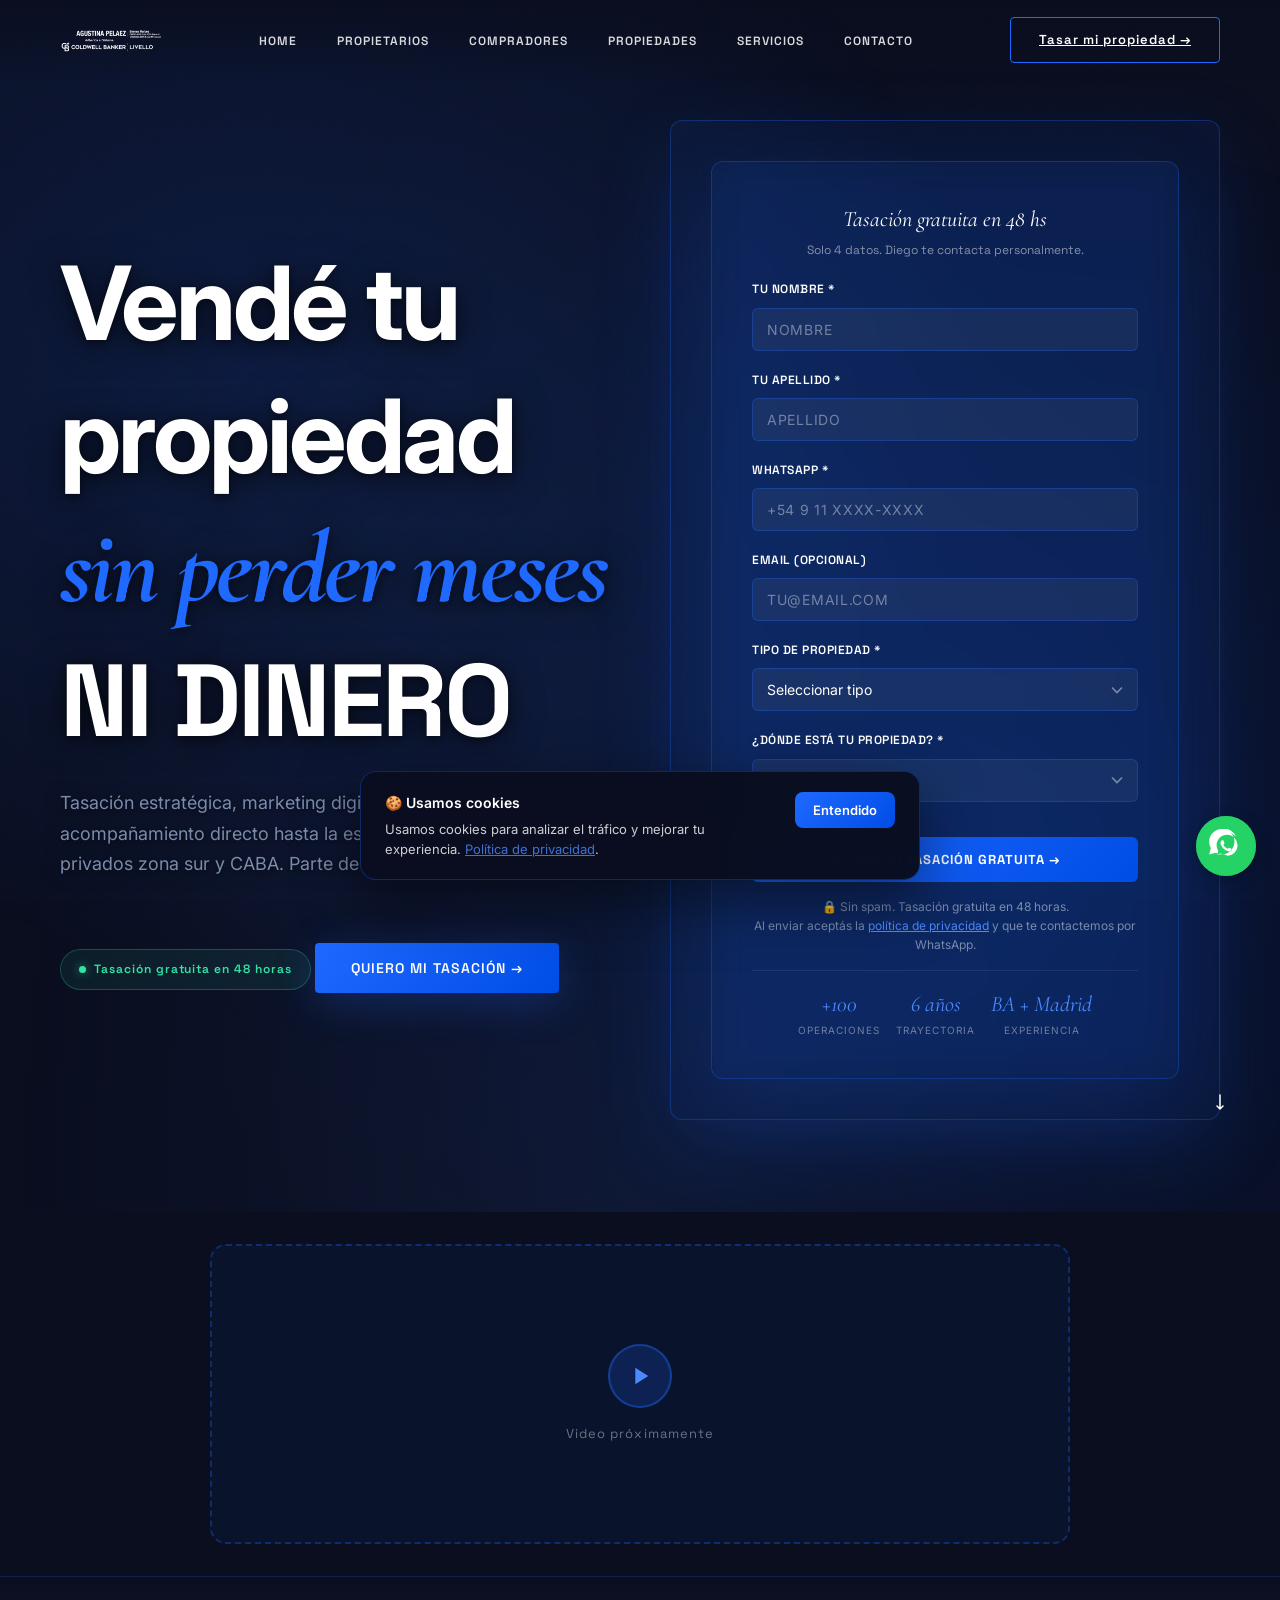
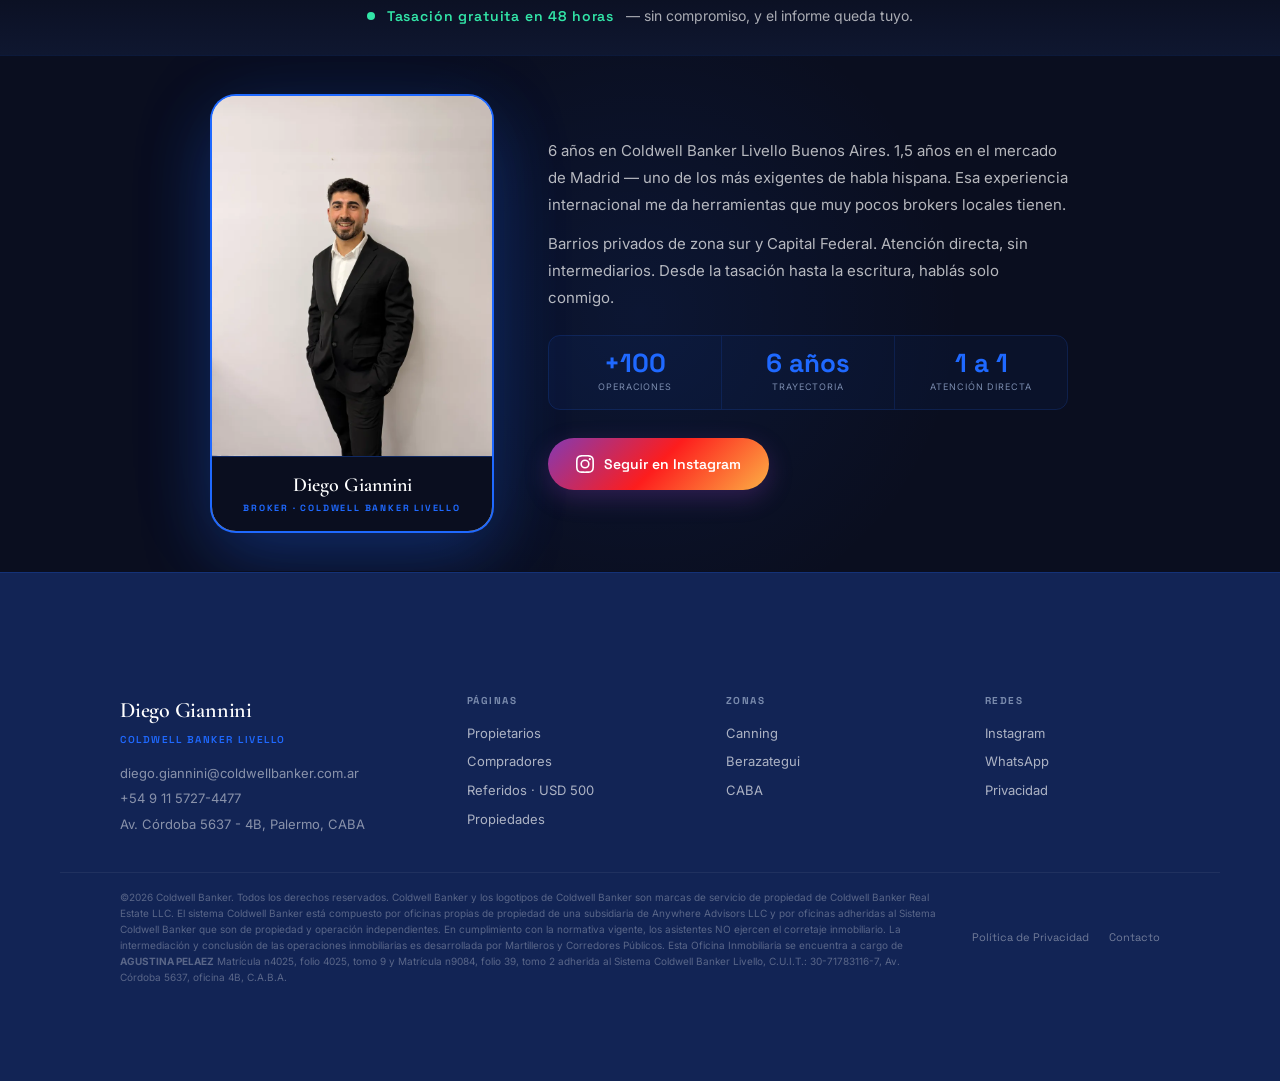
<file: propietarios.html>
<!DOCTYPE html>
<html lang="es">
<head>
    <meta charset="UTF-8">
    <meta name="facebook-domain-verification" content="9wqd86re8c8wj3uc9cjf0utwmukpk8" />
    <meta name="viewport" content="width=device-width, initial-scale=1.0">
    <meta name="description" content="Vendé tu propiedad con Diego Giannini · Coldwell Banker Livello. Asesoría en barrios privados zona sur (Canning, Berazategui) y CABA. Tasación gratuita y acompañamiento personal hasta la escritura.">
    <meta name="keywords" content="vender propiedad buenos aires, tasación gratuita, vender departamento palermo, coldwell banker vender, broker inmobiliario">
    <meta name="robots" content="index, follow, max-image-preview:large">
    <link rel="canonical" href="https://gianninirealestate.com.ar/propietarios">
    <title>Vendé tu propiedad | Diego Giannini · Coldwell Banker Buenos Aires</title>

    <!-- Favicon -->
    <link rel="icon" type="image/svg+xml" href="data:image/svg+xml,%3Csvg xmlns='http://www.w3.org/2000/svg' viewBox='0 0 100 100'%3E%3Crect width='100' height='100' rx='20' fill='%230A0E1F'/%3E%3Ctext x='50' y='68' font-family='Georgia,serif' font-size='54' font-weight='700' text-anchor='middle' fill='%231F69FF'%3ECB%3C/text%3E%3C/svg%3E">
    <link rel="apple-touch-icon" href="logo-cb.png">

    <!-- Open Graph -->
    <meta property="og:type" content="website">
    <meta property="og:locale" content="es_AR">
    <meta property="og:site_name" content="Diego Giannini · Coldwell Banker">
    <meta property="og:url" content="https://gianninirealestate.com.ar/propietarios">
    <meta property="og:title" content="Vendé tu propiedad con estrategia profesional · Coldwell Banker">
    <meta property="og:description" content="Tasación gratuita, fotografía profesional y marketing digital. Asesoría directa con Diego, sin intermediarios.">
    <meta property="og:image" content="https://gianninirealestate.com.ar/og-propietarios.jpg">
    <meta property="og:image:width" content="1200">
    <meta property="og:image:height" content="630">
    <meta name="twitter:card" content="summary_large_image">
    <meta name="twitter:title" content="Vendé tu propiedad · Coldwell Banker Buenos Aires">
    <meta name="twitter:description" content="Tasación gratuita y marketing digital profesional. Asesoría directa con Diego Giannini.">
    <meta name="twitter:image" content="https://gianninirealestate.com.ar/og-propietarios.jpg">

    <!-- Schema.org: Service -->
    <script type="application/ld+json">
    {
      "@context": "https://schema.org",
      "@type": "Service",
      "serviceType": "Venta de propiedades",
      "provider": {
        "@type": "RealEstateAgent",
        "name": "Diego Giannini",
        "telephone": "+54-11-5727-4477",
        "email": "diego.giannini@coldwellbanker.com.ar"
      },
      "areaServed": "Buenos Aires",
      "description": "Servicio profesional de venta de propiedades con tasación gratuita, marketing digital y acompañamiento directo hasta la escritura."
    }
    </script>

    <!-- Meta Pixel -->
    <script>
      !function(f,b,e,v,n,t,s){if(f.fbq)return;n=f.fbq=function(){n.callMethod?n.callMethod.apply(n,arguments):n.queue.push(arguments)};if(!f._fbq)f._fbq=n;n.push=n;n.loaded=!0;n.version='2.0';n.queue=[];t=b.createElement(e);t.async=!0;t.src=v;s=b.getElementsByTagName(e)[0];s.parentNode.insertBefore(t,s)}(window,document,'script','https://connect.facebook.net/en_US/fbevents.js');
      fbq('init', '1609863687137753');
      fbq('track', 'PageView');
      fbq('trackCustom', 'ViewLanding', {landing: 'propietarios'});
    </script>
    <noscript><img height="1" width="1" style="display:none" src="https://www.facebook.com/tr?id=1609863687137753&ev=PageView&noscript=1"/></noscript>

    <!-- GA4 placeholder — reemplazar G-XXXXXXXXXX y descomentar cuando esté el ID -->
    <!-- <script async src="https://www.googletagmanager.com/gtag/js?id=G-XXXXXXXXXX"></script> -->

    <!-- Google Fonts -->
    <link rel="preconnect" href="https://fonts.googleapis.com">
    <link rel="preconnect" href="https://fonts.gstatic.com" crossorigin>
    <link href="https://fonts.googleapis.com/css2?family=Cormorant+Garamond:ital,wght@0,500;0,600;0,700;1,500;1,600&family=Space+Grotesk:wght@500;600;700&family=Inter:wght@400;500;600&display=swap" rel="stylesheet">

    <meta name="theme-color" content="#0A0E1F">

    <style>
        * {
            margin: 0;
            padding: 0;
            box-sizing: border-box;
        }

        /* Performance: desactivar animaciones costosas para usuarios con reduce-motion */
        @media (prefers-reduced-motion: reduce) {
            *, *::before, *::after {
                animation-duration: 0.01ms !important;
                animation-iteration-count: 1 !important;
                transition-duration: 0.01ms !important;
                scroll-behavior: auto !important;
            }
            .marquee-content { animation: none !important; }
        }

        /* Performance mobile: backdrop-filter es muy caro en GPU mobile, lo desactivamos */
        @media (max-width: 768px) {
            *, *::before, *::after {
                backdrop-filter: none !important;
                -webkit-backdrop-filter: none !important;
            }
        }

        :root {
            --primary-dark: #0A0E1F;
            --navy: #122455;
            --electric-blue: #1F69FF;
            --french-blue: #004DE6;
            --soft-blue: #4D8AFF;
            --white: #FFFFFF;
            --muted: #7A8BAD;
        }

        /* SIN `overflow-x: hidden` a propósito (bug 1.1, ago 2026). Lo tenía, y
           lo único que hacía era ocultar el scrollbar: el contenido se cortaba
           igual contra el borde. Si algún día vuelve a desbordar, queremos que
           se note como scroll horizontal en vez de descubrirlo por un lead
           perdido. La causa real (grid con min-width:auto) está resuelta abajo. */
        html, body {
            width: 100%;
            height: 100%;
            font-family: 'Inter', sans-serif;
            color: var(--white);
            background: var(--primary-dark);
            line-height: 1.6;
        }

        /* Noise texture overlay */
        body::before {
            content: '';
            position: fixed;
            top: 0;
            left: 0;
            width: 100%;
            height: 100%;
            pointer-events: none;
            background-image: url("data:image/svg+xml,%3Csvg viewBox='0 0 400 400' xmlns='http://www.w3.org/2000/svg'%3E%3Cfilter id='noiseFilter'%3E%3CfeTurbulence type='fractalNoise' baseFrequency='0.9' numOctaves='4' result='noise' seed='2'/%3E%3C/filter%3E%3Crect width='400' height='400' fill='%23000' filter='url(%23noiseFilter)' opacity='0.03'/%3E%3C/svg%3E");
            background-repeat: repeat;
            z-index: 1;
            mix-blend-mode: overlay;
        }

        body > * {
            position: relative;
            z-index: 2;
        }

        /* Navigation */
        nav {
            position: fixed;
            top: 0;
            left: 0;
            right: 0;
            height: 80px;
            display: flex;
            justify-content: space-between;
            align-items: center;
            padding: 0 60px;
            z-index: 100;
            background: linear-gradient(180deg, rgba(10, 14, 31, 0.9) 0%, rgba(10, 14, 31, 0) 100%);
        }

        .nav-links {
            display: flex;
            gap: 40px;
            list-style: none;
        }

        .nav-links a {
            font-family: 'Space Grotesk', sans-serif;
            font-size: 12px;
            font-weight: 600;
            letter-spacing: 1px;
            color: rgba(255,255,255,0.85);
            text-decoration: none;
            transition: color 0.2s;
        }

        .nav-links a:hover { color: var(--electric-blue); }

        .logo {
            font-family: 'Cormorant Garamond', serif;
            font-size: clamp(18px, 4vw, 28px);
            font-weight: 700;
            letter-spacing: -1px;
            background: linear-gradient(135deg, var(--electric-blue), var(--soft-blue));
            -webkit-background-clip: text;
            -webkit-text-fill-color: transparent;
            background-clip: text;
        }

        .nav-cta {
            font-family: 'Space Grotesk', sans-serif;
            font-size: 13px;
            font-weight: 600;
            letter-spacing: 1px;
            color: var(--white);
            padding: 12px 28px;
            border: 1.5px solid var(--electric-blue);
            border-radius: 4px;
            cursor: pointer;
            transition: all 0.3s ease;
            background: transparent;
            position: relative;
            overflow: hidden;
            /* Bug 1.2: sin esto, entre ~900px y ~1200px el nav se comprime y
               "Tasar mi propiedad →" se partía en 3-4 líneas (69px de alto).
               El botón nunca debe wrappear: si no entra, se achica el padding
               en el breakpoint intermedio de abajo. */
            white-space: nowrap;
            flex-shrink: 0;
        }

        .nav-cta::before {
            content: '';
            position: absolute;
            top: 0;
            left: -100%;
            width: 100%;
            height: 100%;
            background: var(--electric-blue);
            z-index: -1;
            transition: left 0.3s ease;
        }

        .nav-cta:hover::before {
            left: 0;
        }

        .nav-cta:hover {
            color: var(--primary-dark);
        }

        .nav-hamburger {
            display: none;
            flex-direction: column;
            justify-content: center;
            gap: 5px;
            background: none;
            border: none;
            cursor: pointer;
            padding: 8px;
            z-index: 101;
        }
        .nav-hamburger span {
            display: block;
            width: 22px;
            height: 2px;
            background: var(--white);
            transition: transform 0.3s ease, opacity 0.3s ease;
            transform-origin: center;
        }
        nav.nav-open .nav-hamburger span:nth-child(1) { transform: translateY(7px) rotate(45deg); }
        nav.nav-open .nav-hamburger span:nth-child(2) { opacity: 0; }
        nav.nav-open .nav-hamburger span:nth-child(3) { transform: translateY(-7px) rotate(-45deg); }

        @media (max-width: 768px) {
            .nav-hamburger { display: flex; }
            .nav-links {
                display: none;
                position: fixed;
                top: 60px;
                left: 0;
                right: 0;
                background: rgba(10, 14, 31, 0.98);
                flex-direction: column;
                gap: 0;
                padding: 8px 0 20px;
                z-index: 200;
                border-top: 1px solid rgba(31, 105, 255, 0.2);
            }
            nav.nav-open .nav-links { display: flex; }
            .nav-links li { border-bottom: 1px solid rgba(255,255,255,0.06); }
            .nav-links a { display: block; padding: 16px 24px; font-size: 14px; letter-spacing: 0.5px; color: rgba(255,255,255,0.9); text-decoration: none; }
        }

        /* Hero Section */
        .hero {
            display: flex;
            flex-direction: column;
            justify-content: center;
            align-items: center;
            padding: 120px 60px 60px;
            position: relative;
            overflow: hidden;
        }

        .hero::before {
            content: '';
            position: absolute;
            top: 0;
            left: 0;
            right: 0;
            bottom: 0;
            background: radial-gradient(ellipse at 20% 30%, rgba(31, 105, 255, 0.15) 0%, transparent 50%),
                        radial-gradient(ellipse at 80% 70%, rgba(0, 77, 230, 0.1) 0%, transparent 60%),
                        radial-gradient(ellipse at 50% 100%, rgba(77, 138, 255, 0.08) 0%, transparent 70%);
            animation: gradientShift 15s ease-in-out infinite;
            z-index: 0;
        }

        @keyframes gradientShift {
            0%, 100% {
                filter: blur(40px);
            }
            50% {
                filter: blur(50px);
            }
        }

        .hero-container {
            display: grid;
            grid-template-columns: 1fr 1fr;
            gap: 60px;
            align-items: center;
            max-width: 1400px;
            width: 100%;
            position: relative;
            z-index: 1;
        }

        .hero-content {
            position: relative;
            z-index: 1;
        }

        .hero-headline {
            font-size: clamp(48px, 8vw, 140px);
            font-weight: 700;
            letter-spacing: -3px;
            line-height: 1.1;
            margin-bottom: 30px;
            display: flex;
            flex-wrap: wrap;
            gap: 20px;
        }

        .hero-headline span {
            display: inline-block;
            animation: revealUp 0.8s ease-out forwards;
            opacity: 0;
        }

        .hero-headline span:nth-child(1) { animation-delay: 0s; }
        .hero-headline span:nth-child(2) { animation-delay: 0.15s; }
        .hero-headline span:nth-child(3) { animation-delay: 0.3s; }
        .hero-headline span:nth-child(4) { animation-delay: 0.45s; }
        .hero-headline span:nth-child(5) { animation-delay: 0.6s; }

        @keyframes revealUp {
            from {
                opacity: 0;
                transform: translateY(40px);
            }
            to {
                opacity: 1;
                transform: translateY(0);
            }
        }

        .hero-headline .italic {
            font-family: 'Cormorant Garamond', serif;
            font-style: italic;
            color: var(--electric-blue);
        }

        .hero-headline .bold {
            font-family: 'Space Grotesk', sans-serif;
            font-weight: 700;
            text-transform: uppercase;
        }

        .hero-subtitle {
            font-size: clamp(15px, 2vw, 18px);
            color: var(--muted);
            max-width: 550px;
            margin: 20px 0 40px 0;
            font-weight: 400;
            line-height: 1.7;
            animation: fadeInUp 0.8s ease-out 0.6s forwards;
            opacity: 0;
        }

        @keyframes fadeInUp {
            from {
                opacity: 0;
                transform: translateY(20px);
            }
            to {
                opacity: 1;
                transform: translateY(0);
            }
        }

        .hero-cta {
            display: inline-block;
            font-family: 'Space Grotesk', sans-serif;
            font-size: 14px;
            font-weight: 600;
            letter-spacing: 1px;
            padding: 16px 36px;
            border: none;
            border-radius: 4px;
            background: linear-gradient(135deg, var(--electric-blue), var(--french-blue));
            color: var(--white);
            cursor: pointer;
            transition: all 0.4s cubic-bezier(0.23, 1, 0.320, 1);
            position: relative;
            overflow: hidden;
            box-shadow: 0 10px 40px rgba(31, 105, 255, 0.25);
            animation: fadeInUp 0.8s ease-out 0.75s forwards;
            opacity: 0;
        }

        .hero-cta::before {
            content: '';
            position: absolute;
            top: 50%;
            left: 50%;
            width: 0;
            height: 0;
            border-radius: 50%;
            background: rgba(255, 255, 255, 0.2);
            transform: translate(-50%, -50%);
            transition: width 0.6s, height 0.6s;
        }

        .hero-cta:hover::before {
            width: 400px;
            height: 400px;
        }

        .hero-cta:hover {
            transform: translateY(-3px);
            box-shadow: 0 20px 60px rgba(31, 105, 255, 0.4);
        }

        .hero-form {
            background: rgba(31, 105, 255, 0.08);
            backdrop-filter: blur(20px);
            border: 1.5px solid rgba(31, 105, 255, 0.3);
            border-radius: 12px;
            padding: 40px;
            box-shadow: 0 25px 80px rgba(31, 105, 255, 0.15);
            animation: fadeInUp 0.8s ease-out 0.8s forwards;
            opacity: 0;
        }

        /* Scroll indicator */
        .scroll-indicator {
            position: absolute;
            bottom: 30px;
            left: 50%;
            transform: translateX(-50%);
            animation: fadeInUp 0.8s ease-out 1s forwards;
            opacity: 0;
        }


        .scroll-indicator svg {
            width: 24px;
            height: 24px;
            stroke: var(--muted);
            stroke-width: 1.5;
        }

        /* Marquee */
        .marquee-section {
            width: 100%;
            padding: 40px 0;
            background: var(--navy);
            overflow: hidden;
            border-top: 1px solid rgba(31, 105, 255, 0.2);
            border-bottom: 1px solid rgba(31, 105, 255, 0.2);
        }


        @keyframes pulse {
            0%, 100% { opacity: 1; transform: scale(1); }
            50% { opacity: 0.6; transform: scale(1.3); }
        }


        .properties-header {
            margin-bottom: 60px;
        }

        .properties-header h2 {
            font-family: 'Cormorant Garamond', serif;
            font-size: clamp(48px, 8vw, 80px);
            font-weight: 700;
            color: var(--white);
            margin-bottom: 10px;
        }

        .properties-scroll {
            display: flex;
            overflow-x: auto;
            gap: 30px;
            padding-bottom: 20px;
            scroll-behavior: smooth;
            scroll-snap-type: x mandatory;
        }

        .properties-scroll::-webkit-scrollbar {
            height: 4px;
        }

        .properties-scroll::-webkit-scrollbar-track {
            background: rgba(31, 105, 255, 0.1);
            border-radius: 2px;
        }

        .properties-scroll::-webkit-scrollbar-thumb {
            background: var(--electric-blue);
            border-radius: 2px;
        }

        .property-card {
            min-width: 380px;
            background: rgba(31, 105, 255, 0.05);
            backdrop-filter: blur(10px);
            border: 1px solid rgba(31, 105, 255, 0.2);
            border-radius: 12px;
            overflow: hidden;
            scroll-snap-align: start;
            transition: all 0.4s ease;
            display: flex;
            flex-direction: column;
        }

        .property-card:hover {
            background: rgba(31, 105, 255, 0.1);
            border-color: rgba(31, 105, 255, 0.4);
            transform: translateY(-10px);
        }

        .property-image {
            width: 100%;
            height: 220px;
            background: linear-gradient(135deg, var(--navy), rgba(31, 105, 255, 0.2));
            position: relative;
            overflow: hidden;
            display: flex;
            align-items: center;
            justify-content: center;
        }

        .property-image::before {
            content: attr(data-price);
            position: absolute;
            top: 15px;
            right: 15px;
            background: var(--electric-blue);
            color: var(--primary-dark);
            padding: 8px 16px;
            border-radius: 4px;
            font-family: 'Space Grotesk', sans-serif;
            font-size: 14px;
            font-weight: 700;
            z-index: 2;
        }

        /* Stats section */
        .stats-section {
            padding: 80px 60px;
            background: linear-gradient(135deg, var(--navy), var(--primary-dark));
            border-top: 1px solid rgba(31, 105, 255, 0.2);
        }

        .stat-item h3 {
            font-family: 'Space Grotesk', sans-serif;
            font-size: clamp(48px, 8vw, 72px);
            font-weight: 700;
            background: linear-gradient(135deg, var(--electric-blue), var(--soft-blue));
            -webkit-background-clip: text;
            -webkit-text-fill-color: transparent;
            background-clip: text;
            margin-bottom: 10px;
        }

        .stat-item p {
            font-size: 16px;
            color: var(--muted);
            text-transform: uppercase;
            letter-spacing: 1px;
        }

        .testimonials-header {
            text-align: center;
            margin-bottom: 80px;
        }

        .testimonials-header h2 {
            font-family: 'Cormorant Garamond', serif;
            font-size: clamp(48px, 8vw, 80px);
            font-weight: 700;
            color: var(--white);
            margin-bottom: 10px;
        }

        .testimonial-item {
            text-align: center;
            padding: 60px 40px;
            background: rgba(31, 105, 255, 0.05);
            backdrop-filter: blur(10px);
            border: 1px solid rgba(31, 105, 255, 0.2);
            border-radius: 12px;
            opacity: 0;
            position: absolute;
            width: 100%;
            max-width: 900px;
            transition: opacity 0.6s ease;
        }


        /* Contact form */
        .contact-form {
            background: rgba(31, 105, 255, 0.08);
            backdrop-filter: blur(20px);
            border: 1.5px solid rgba(31, 105, 255, 0.3);
            border-radius: 12px;
            padding: 40px;
            box-shadow: 0 25px 80px rgba(31, 105, 255, 0.15);
        }

        .form-group {
            margin-bottom: 20px;
        }

        .form-group label {
            display: block;
            font-family: 'Space Grotesk', sans-serif;
            font-size: 12px;
            font-weight: 600;
            color: var(--white);
            margin-bottom: 8px;
            text-transform: uppercase;
            letter-spacing: 0.5px;
        }

        .form-group input,
        .form-group select {
            width: 100%;
            padding: 12px 14px;
            background: rgba(255, 255, 255, 0.05);
            border: 1px solid rgba(31, 105, 255, 0.3);
            border-radius: 6px;
            color: var(--white);
            font-family: 'Inter', sans-serif;
            font-size: 14px;
            transition: all 0.3s ease;
        }

        .form-group input::placeholder {
            color: rgba(255, 255, 255, 0.4);
            text-transform: uppercase;
            letter-spacing: 0.05em;
        }

        .form-group select option {
            background: #0A0E1F;
            color: #fff;
        }

        .form-group input:focus,
        .form-group select:focus {
            outline: none;
            border-color: var(--electric-blue);
            background: rgba(31, 105, 255, 0.1);
            box-shadow: 0 0 20px rgba(31, 105, 255, 0.2);
        }

        .form-group select {
            cursor: pointer;
            appearance: none;
            background-image: url("data:image/svg+xml;charset=UTF-8,%3csvg xmlns='http://www.w3.org/2000/svg' viewBox='0 0 24 24' fill='none' stroke='%237A8BAD' stroke-width='2'%3e%3cpolyline points='6 9 12 15 18 9'%3e%3c/polyline%3e%3c/svg%3e");
            background-repeat: no-repeat;
            background-position: right 10px center;
            background-size: 20px;
            padding-right: 36px;
        }

        .form-privacy {
            font-size: 12px;
            color: var(--muted);
            margin-top: 15px;
            text-align: center;
        }

        .form-submit {
            width: 100%;
            padding: 14px;
            background: linear-gradient(135deg, var(--electric-blue), var(--french-blue));
            border: none;
            border-radius: 6px;
            color: var(--white);
            font-family: 'Space Grotesk', sans-serif;
            font-size: 13px;
            font-weight: 700;
            letter-spacing: 1px;
            cursor: pointer;
            transition: all 0.3s ease;
            text-transform: uppercase;
            margin-top: 15px;
        }

        .form-submit:hover {
            transform: translateY(-2px);
            box-shadow: 0 15px 40px rgba(31, 105, 255, 0.35);
        }

        /* Footer */
        footer {
            padding: 80px 60px;
            background: var(--navy);
            border-top: 1px solid rgba(31, 105, 255, 0.2);
        }

        /* (Se eliminó `.footer-content`: clase inexistente en el DOM de esta
           página. El footer real es `.footer-main`, estilado en _premium.css.) */

        /* Custom cursor - hidden on mobile */
        @media (min-width: 769px) {
            :root {
                cursor: url('data:image/svg+xml;utf8,<svg xmlns="http://www.w3.org/2000/svg" width="32" height="32" viewBox="0 0 32 32"><circle cx="16" cy="16" r="6" fill="%231F69FF" opacity="0.6"/><circle cx="16" cy="16" r="8" fill="none" stroke="%231F69FF" stroke-width="1" opacity="0.4"/></svg>') 16 16, auto;
            }

            a, button, .clickable {
                cursor: url('data:image/svg+xml;utf8,<svg xmlns="http://www.w3.org/2000/svg" width="32" height="32" viewBox="0 0 32 32"><circle cx="16" cy="16" r="8" fill="%231F69FF" opacity="0.8"/><circle cx="16" cy="16" r="12" fill="none" stroke="%231F69FF" stroke-width="1.5" opacity="0.4"/></svg>') 16 16, pointer;
            }
        }

        /* Scroll animations */
        .fade-in {
            opacity: 0;
            transform: translateY(30px);
        }

        .fade-in.visible {
            opacity: 1;
            transform: translateY(0);
            transition: opacity 0.6s ease, transform 0.6s ease;
        }

        /* Bug 1.2: breakpoint intermedio que no estaba cubierto. Entre 900 y
           1200px el nav lleva logo + links + CTA y no entra con el padding
           full. Se achican padding y tracking; el texto queda en una línea. */
        @media (min-width: 769px) and (max-width: 1200px) {
            nav { padding: 0 24px; }
            .nav-links { gap: 20px; }
            .nav-cta {
                padding: 10px 16px;
                font-size: 12px;
                letter-spacing: 0.5px;
            }
        }

        /* Responsive */
        @media (max-width: 1024px) {
            /* minmax(0, 1fr) y NO 1fr: los grid items traen `min-width: auto`,
               así que una columna `1fr` no puede achicarse por debajo del
               min-content de su contenido. Acá la columna computaba 395px
               dentro de un contenedor de 350px y el texto del hero se cortaba
               contra el borde (bug 1.1). El minmax(0,…) la deja encoger. */
            .hero-container {
                grid-template-columns: minmax(0, 1fr);
                gap: 40px;
            }

            .solution-grid {
                grid-template-columns: repeat(2, minmax(0, 1fr));
            }

            .stats-grid {
                grid-template-columns: repeat(2, minmax(0, 1fr));
            }
        }

        @media (max-width: 768px) {
            nav {
                padding: 0 20px;
                height: 60px;
            }

            .logo {
                font-size: 20px;
            }

            .nav-cta {
                font-size: 11px;
                padding: 10px 20px;
            }

            .hero {
                padding: 100px 20px 40px;
            }

            /* minmax(0, …) igual que en el breakpoint de 1024: un `1fr` pelado
               acá volvía a dejar la columna en 395px y reintroducía el corte. */
            .hero-container {
                grid-template-columns: minmax(0, 1fr);
            }

            .hero-headline {
                font-size: 36px;
                gap: 10px;
            }

            .hero-form {
                padding: 30px 20px;
            }

            .property-card {
                min-width: 280px;
            }

            /* `.footer-content` NO existe en el DOM — el footer usa `.footer-main`,
               definido en _premium.css. Las reglas locales que la apuntaban eran
               CSS muerto y por eso el footer desbordaba igual. El fix real vive
               en _premium.css (misma clase, todas las páginas). */
        }

        /* Anti-zoom iOS: controles con font-size < 16px hacen zoom al enfocar */
        @media (max-width: 768px) {
            .form-group input,
            .form-group select {
                font-size: 16px;
            }
        }
    </style>
    <link rel="stylesheet" href="_premium.css">
    <script src="_tracking.js" defer></script>
</head>
<body>
    <!-- Navigation -->
    <nav>
        <a href="index.html" class="logo" style="display:flex;align-items:center;gap:10px;text-decoration:none;">
            <img src="logo-cb.png" alt="Coldwell Banker" style="height:64px;max-width:220px;width:auto;display:block;">
        </a>
        <ul class="nav-links">
            <li><a href="index.html">HOME</a></li>
            <li><a href="propietarios">PROPIETARIOS</a></li>
            <li><a href="compradores">COMPRADORES</a></li>
            <li><a href="propiedades.html">PROPIEDADES</a></li>
            <li><a href="index.html#servicios">SERVICIOS</a></li>
            <li><a href="#contact">CONTACTO</a></li>
        </ul>
        <a class="nav-cta" href="propietarios">Tasar mi propiedad →</a>
        <button type="button" class="nav-hamburger" aria-label="Abrir menú" aria-expanded="false">
            <span></span><span></span><span></span>
        </button>
    </nav>

    <!-- Hero Section -->
    <section class="hero" id="hero">
        <div class="hero-container">
            <div class="hero-content">
                <h1 class="hero-headline">
                    <span>Vendé</span>
                    <span>tu</span>
                    <span>propiedad</span>
                    <span class="italic">sin perder meses</span>
                    <span class="bold">ni dinero</span>
                </h1>
                <p class="hero-subtitle">
                    Tasación estratégica, marketing digital profesional y acompañamiento directo hasta la escritura. Foco en barrios privados zona sur y CABA. Parte de Coldwell Banker Livello.
                </p>
                <!-- Urgencia/escasez real -->
                <div style="display:inline-flex;align-items:center;gap:8px;padding:10px 18px;border-radius:100px;background:rgba(50,229,167,0.08);border:1px solid rgba(50,229,167,0.25);margin-top:20px;">
                    <span style="width:7px;height:7px;border-radius:50%;background:#32E5A7;box-shadow:0 0 10px rgba(50,229,167,0.6);animation:pulse 1.8s infinite;"></span>
                    <span style="font-family:'Space Grotesk',sans-serif;font-size:12px;font-weight:600;letter-spacing:0.08em;color:#32E5A7;">Tasación gratuita en 48 horas</span>
                </div>
                <button class="hero-cta" onclick="document.getElementById('hero-form').focus()" style="margin-top:24px;">
                    QUIERO MI TASACIÓN →
                </button>
            </div>
            <div class="hero-form">
                <!-- 2.6: `action="#"` + `return false` en el onsubmit. Sin `action`, si
                     el JS inline fallara el browser haría un GET nativo a la misma URL:
                     el lead se perdería en silencio y nombre/teléfono/email quedarían
                     expuestos en el querystring (y en el historial, y en el Referer).
                     El `return false` es el segundo cinturón por si `handleFormSubmit`
                     tira antes de su preventDefault. -->
                <form id="hero-form" class="contact-form" action="#" onsubmit="handleFormSubmit(event); return false;">
                    <div style="text-align:center;margin-bottom:20px;">
                        <div style="font-family:'Cormorant Garamond',serif;font-size:22px;font-style:italic;color:#fff;margin-bottom:4px;">Tasación gratuita en 48 hs</div>
                        <div style="font-size:12px;color:rgba(255,255,255,0.5);font-family:'Space Grotesk',sans-serif;">Solo 4 datos. Diego te contacta personalmente.</div>
                    </div>
                    <div class="form-group">
                        <label for="name">Tu nombre *</label>
                        <input type="text" id="name" name="nombre" required placeholder="Nombre" autocomplete="given-name">
                    </div>
                    <div class="form-group">
                        <label for="apellido">Tu apellido *</label>
                        <input type="text" id="apellido" name="apellido" required placeholder="Apellido" autocomplete="family-name">
                    </div>
                    <div class="form-group">
                        <label for="whatsapp">WhatsApp *</label>
                        <input type="tel" id="whatsapp" name="whatsapp" required placeholder="+54 9 11 XXXX-XXXX" autocomplete="tel">
                    </div>
                    <div class="form-group">
                        <label for="email">Email (opcional)</label>
                        <input type="email" id="email" name="email" placeholder="tu@email.com" autocomplete="email">
                    </div>
                    <div class="form-group">
                        <label for="tipo_propiedad">Tipo de propiedad *</label>
                        <select id="tipo_propiedad" name="tipo_propiedad" required>
                            <option value="">Seleccionar tipo</option>
                            <option value="Casa">Casa</option>
                            <option value="Departamento">Departamento</option>
                            <option value="PH">PH</option>
                            <option value="Terreno">Terreno</option>
                            <option value="Lote-Casa en barrio privado">Lote-Casa en barrio privado</option>
                        </select>
                    </div>
                    <!-- 2.4: Zona SIN dependencia del tipo. Antes arrancaba `disabled` y
                         se poblaba en el onchange del tipo. Eso no bloqueaba el submit
                         (un control disabled queda excluido de la validación de
                         constraints, así que `required` no aplicaba) pero sí abría un
                         bug peor: si el `change` no disparaba —autofill, restauración de
                         estado— el form se enviaba VÁLIDO con zona vacía y el mensaje de
                         WhatsApp salía roto ("quiero vender en ."). Un select de zonas
                         fijo no necesita depender de nada. -->
                    <div class="form-group">
                        <label for="zona">¿Dónde está tu propiedad? *</label>
                        <select id="zona" name="zona" required>
                            <option value="">Seleccionar zona</option>
                            <option value="Canning">Canning</option>
                            <option value="Berazategui">Berazategui</option>
                            <option value="Pueblos del Plata">Pueblos del Plata</option>
                            <option value="CABA">CABA</option>
                            <option value="Otra">Otra</option>
                        </select>
                    </div>
                    <button type="submit" class="form-submit">QUIERO MI TASACIÓN GRATUITA →</button>
                    <p class="form-privacy">🔒 Sin spam. Tasación gratuita en 48 horas.<br>Al enviar aceptás la <a href="/privacidad" style="color:#4D8AFF;text-decoration:underline;">política de privacidad</a> y que te contactemos por WhatsApp.</p>
                    <div style="display:flex;gap:16px;justify-content:center;margin-top:16px;padding-top:16px;border-top:1px solid rgba(255,255,255,0.08);">
                        <div style="text-align:center;"><div style="font-family:'Cormorant Garamond',serif;font-style:italic;font-size:22px;color:#4D8AFF;">+100</div><div style="font-size:10px;color:rgba(255,255,255,0.4);text-transform:uppercase;letter-spacing:0.1em;">operaciones</div></div>
                        <div style="text-align:center;"><div style="font-family:'Cormorant Garamond',serif;font-style:italic;font-size:22px;color:#4D8AFF;">6 años</div><div style="font-size:10px;color:rgba(255,255,255,0.4);text-transform:uppercase;letter-spacing:0.1em;">trayectoria</div></div>
                        <div style="text-align:center;"><div style="font-family:'Cormorant Garamond',serif;font-style:italic;font-size:22px;color:#4D8AFF;">BA + Madrid</div><div style="font-size:10px;color:rgba(255,255,255,0.4);text-transform:uppercase;letter-spacing:0.1em;">experiencia</div></div>
                    </div>
                </form>
            </div>
        </div>
        <div class="scroll-indicator">
            <svg viewBox="0 0 24 24" fill="none">
                <path d="M12 5v14M12 19l-3-3M12 19l3-3" stroke="currentColor" stroke-width="1.5" stroke-linecap="round" stroke-linejoin="round"/>
            </svg>
        </div>
    </section>

    <!-- ========== VSL SECTION (oculta hasta tener video real grabado — quitar display:none cuando se reemplace el placeholder) ========== -->
    <section class="vsl-section fade-in" id="vsl" style="display:none;padding:120px 5% 80px;background:linear-gradient(180deg,#0A0E1F 0%,#0F1730 100%);position:relative;">
        <div style="max-width:1100px;margin:0 auto;text-align:center;">
            <div style="display:inline-block;padding:8px 18px;border:1px solid rgba(31,105,255,0.3);border-radius:100px;font-size:11px;font-weight:600;letter-spacing:0.2em;text-transform:uppercase;color:#4D8AFF;margin-bottom:24px;">Mirá el video · 2:47 min</div>
            <h2 style="font-family:'Cormorant Garamond',serif;font-size:clamp(36px,5vw,64px);font-weight:500;color:#fff;line-height:1.1;margin-bottom:20px;letter-spacing:-0.02em;">
                Cómo vendo propiedades<br>en <em style="font-style:italic;color:#4D8AFF;">47 días promedio</em>.
            </h2>
            <p style="font-size:17px;color:rgba(255,255,255,0.7);max-width:640px;margin:0 auto 48px;line-height:1.6;font-family:'Inter',sans-serif;">
                En menos de 3 minutos te explico el método exacto que uso con Coldwell Banker para posicionar tu propiedad, atraer compradores calificados y cerrar al mejor precio.
            </p>
            <div class="vsl-wrapper" style="position:relative;max-width:960px;margin:0 auto;border-radius:20px;overflow:hidden;box-shadow:0 30px 80px rgba(0,0,0,0.5),0 0 0 1px rgba(31,105,255,0.2);aspect-ratio:16/9;background:#000;">
                <!-- REEMPLAZAR por el embed real cuando tengas el video. Ejemplos:
                     Vimeo:   <iframe src="https://player.vimeo.com/video/YOUR_ID?autoplay=1&muted=1&title=0&byline=0" frameborder="0" allow="autoplay; fullscreen" allowfullscreen style="width:100%;height:100%;"></iframe>
                     YouTube: <iframe src="https://www.youtube.com/embed/YOUR_ID?autoplay=1&mute=1&rel=0&controls=1" frameborder="0" allow="autoplay; encrypted-media" allowfullscreen style="width:100%;height:100%;"></iframe>
                     Nativo:  <video autoplay muted playsinline controls poster="vsl-poster.jpg" style="width:100%;height:100%;object-fit:cover;"><source src="vsl-propietarios.mp4" type="video/mp4"></video>
                -->
                <div id="vsl-placeholder" style="position:absolute;inset:0;display:flex;flex-direction:column;align-items:center;justify-content:center;background:radial-gradient(circle at center,#122455 0%,#0A0E1F 80%);cursor:pointer;" onclick="document.getElementById('hero-form').scrollIntoView({behavior:'smooth'});">
                    <div style="width:96px;height:96px;border-radius:50%;background:rgba(255,255,255,0.1);backdrop-filter:blur(10px);display:flex;align-items:center;justify-content:center;border:2px solid rgba(255,255,255,0.3);transition:transform 0.3s;">
                        <svg width="32" height="32" viewBox="0 0 24 24" fill="#fff" style="margin-left:4px;"><path d="M8 5v14l11-7z"/></svg>
                    </div>
                    <div style="margin-top:20px;font-family:'Inter',sans-serif;font-size:13px;color:rgba(255,255,255,0.6);letter-spacing:0.15em;text-transform:uppercase;">Video próximamente</div>
                </div>
            </div>
            <div style="margin-top:40px;display:flex;gap:24px;justify-content:center;flex-wrap:wrap;font-size:13px;color:rgba(255,255,255,0.5);font-family:'Inter',sans-serif;">
                <span>⏱️ 2:47 min</span>
                <span>·</span>
                <span>📊 Datos reales de 2025</span>
                <span>·</span>
                <span>🎯 Método paso a paso</span>
            </div>
            <div style="margin-top:48px;">
                <a href="#hero-form" onclick="document.getElementById('hero-form').scrollIntoView({behavior:'smooth'});return false;" style="display:inline-block;padding:18px 40px;background:linear-gradient(135deg,#1F69FF,#004DE6);color:#fff;text-decoration:none;border-radius:100px;font-family:'Space Grotesk',sans-serif;font-weight:600;font-size:15px;letter-spacing:0.02em;box-shadow:0 10px 40px rgba(31,105,255,0.4);transition:transform 0.3s;">
                    Solicitar tasación gratuita →
                </a>
            </div>
        </div>
    </section>

    <!-- ══ VIDEO SECTION ══ -->
    <section style="padding:32px 5%;background:#0A0E1F;">
        <div style="max-width:860px;margin:0 auto;">
            <div style="width:100%;height:300px;background:rgba(31,105,255,0.06);border:2px dashed rgba(31,105,255,0.3);border-radius:16px;display:flex;flex-direction:column;align-items:center;justify-content:center;gap:16px;cursor:pointer;">
                <div style="width:64px;height:64px;border-radius:50%;background:rgba(31,105,255,0.18);border:2px solid rgba(31,105,255,0.4);display:flex;align-items:center;justify-content:center;">
                    <svg width="28" height="28" viewBox="0 0 24 24" fill="#4D8AFF"><path d="M8 5v14l11-7z"/></svg>
                </div>
                <p style="font-family:'Space Grotesk',sans-serif;font-size:13px;color:rgba(255,255,255,0.4);letter-spacing:0.08em;margin:0;">Video próximamente</p>
            </div>
        </div>
    </section>

    <!-- ══ BANDA DE PLAZO (2.2) ══
         Tercera aparición de las 48 h, a mitad del scroll. Las otras dos (hero y
         junto al botón del form) quedan ambas arriba del fold, así que sin esta
         banda la promesa no se repite en el recorrido. La repetición es lo que
         la vuelve creíble. Sin colores nuevos: verde #32E5A7 y azul del sistema. -->
    <section style="padding:28px 5%;background:linear-gradient(180deg,#0A0E1F 0%,#0F1730 100%);border-top:1px solid rgba(31,105,255,0.12);border-bottom:1px solid rgba(31,105,255,0.12);">
        <div style="max-width:860px;margin:0 auto;display:flex;align-items:center;justify-content:center;gap:12px;flex-wrap:wrap;text-align:center;">
            <span style="width:8px;height:8px;border-radius:50%;background:#32E5A7;flex-shrink:0;"></span>
            <span style="font-family:'Space Grotesk',sans-serif;font-size:14px;font-weight:600;letter-spacing:0.06em;color:#32E5A7;">Tasación gratuita en 48 horas</span>
            <span style="font-family:'Inter',sans-serif;font-size:14px;color:rgba(255,255,255,0.65);">— sin compromiso, y el informe queda tuyo.</span>
        </div>
    </section>

    <!-- About section -->
    <section class="about-section fade-in" id="about">
        <div class="about-photo-card">
            <picture>
                <source srcset="fotoperfil.webp" type="image/webp">
                <img src="fotoperfil.jpg" alt="Diego Giannini, broker en Coldwell Banker Buenos Aires" width="800" height="1067" loading="lazy" decoding="async">
            </picture>
            <div class="about-photo-footer">
                <span class="pfname">Diego Giannini</span>
                <span class="pftitle">Broker · Coldwell Banker Livello</span>
            </div>
        </div>
        <div class="about-content">
            <p>6 años en Coldwell Banker Livello Buenos Aires. 1,5 años en el mercado de Madrid — uno de los más exigentes de habla hispana. Esa experiencia internacional me da herramientas que muy pocos brokers locales tienen.</p>
            <p>Barrios privados de zona sur y Capital Federal. Atención directa, sin intermediarios. Desde la tasación hasta la escritura, hablás solo conmigo.</p>
            <div class="about-stats">
                <div class="about-stat"><span class="about-stat-num">+100</span><span class="about-stat-label">Operaciones</span></div>
                <div class="about-stat"><span class="about-stat-num">6 años</span><span class="about-stat-label">Trayectoria</span></div>
                <div class="about-stat"><span class="about-stat-num">1 a 1</span><span class="about-stat-label">Atención directa</span></div>
            </div>
            <a href="https://instagram.com/gianninirealestate" class="about-cta about-cta-ig" target="_blank" rel="noopener noreferrer">
                <svg width="18" height="18" viewBox="0 0 24 24" fill="currentColor"><path d="M12 2.163c3.204 0 3.584.012 4.85.07 3.252.148 4.771 1.691 4.919 4.919.058 1.265.069 1.645.069 4.849 0 3.205-.012 3.584-.069 4.849-.149 3.225-1.664 4.771-4.919 4.919-1.266.058-1.644.07-4.85.07-3.204 0-3.584-.012-4.849-.07-3.26-.149-4.771-1.699-4.919-4.92-.058-1.265-.07-1.644-.07-4.849 0-3.204.013-3.583.07-4.849.149-3.227 1.664-4.771 4.919-4.919 1.266-.057 1.645-.069 4.849-.069zM12 0C8.741 0 8.333.014 7.053.072 2.695.272.273 2.69.073 7.052.014 8.333 0 8.741 0 12c0 3.259.014 3.668.072 4.948.2 4.358 2.618 6.78 6.98 6.98C8.333 23.986 8.741 24 12 24c3.259 0 3.668-.014 4.948-.072 4.354-.2 6.782-2.618 6.979-6.98.059-1.28.073-1.689.073-4.948 0-3.259-.014-3.667-.072-4.947-.196-4.354-2.617-6.78-6.979-6.98C15.668.014 15.259 0 12 0zm0 5.838a6.162 6.162 0 100 12.324 6.162 6.162 0 000-12.324zM12 16a4 4 0 110-8 4 4 0 010 8zm6.406-11.845a1.44 1.44 0 100 2.881 1.44 1.44 0 000-2.881z"/></svg>
                Seguir en Instagram
            </a>
        </div>
    </section>

    <!-- WhatsApp floating button -->
    <button type="button" class="whatsapp-button" onclick="openWhatsApp()" title="Contactar por WhatsApp" aria-label="Contactar por WhatsApp">
        <svg viewBox="0 0 32 32" fill="currentColor" aria-hidden="true"><path d="M19.11 17.205c-.372 0-1.088 1.39-1.518 1.39a.63.63 0 01-.315-.1c-.802-.402-1.504-.817-2.163-1.447-.545-.516-1.146-1.29-1.46-1.963a.426.426 0 01-.073-.215c0-.33.99-.945.99-1.49 0-.143-.73-2.09-.832-2.335-.143-.372-.214-.487-.6-.487-.187 0-.36-.043-.53-.043-.302 0-.53.115-.746.315-.688.645-1.032 1.318-1.06 2.264v.114c-.015.99.472 1.977 1.017 2.78 1.23 1.82 2.506 3.41 4.554 4.34.616.287 2.035.91 2.717.91.515 0 1.39-.214 1.776-.515.34-.27.626-.84.626-1.275 0-.13-.028-.26-.087-.36-.16-.273-2.27-1.343-2.587-1.343zm-2.96 7.184h-.004a9.87 9.87 0 01-5.031-1.378l-.1-.057-3.232.93.93-3.13-.07-.1a9.86 9.86 0 01-1.51-5.26c.001-5.45 4.436-9.884 9.888-9.884 2.64 0 5.122 1.03 6.988 2.898a9.825 9.825 0 012.893 6.994c-.003 5.45-4.437 9.884-9.885 9.884m8.413-18.297A11.815 11.815 0 0012.05 0C5.495 0 .16 5.335.157 11.892c0 2.096.547 4.142 1.588 5.945L.057 24l6.305-1.654a11.882 11.882 0 005.683 1.448h.005c6.554 0 11.89-5.335 11.893-11.893a11.821 11.821 0 00-3.48-8.413z"/></svg>
    </button>

    <!-- Footer -->
    <footer id="contact">
        <div class="footer-main">
            <div class="footer-brand-col">
                <div class="footer-brand-name">Diego Giannini</div>
                <div class="footer-brand-sub">Coldwell Banker Livello</div>
                <a href="mailto:diego.giannini@coldwellbanker.com.ar">diego.giannini@coldwellbanker.com.ar</a>
                <a href="tel:+5491157274477">+54 9 11 5727-4477</a>
                <p>Av. Córdoba 5637 - 4B, Palermo, CABA</p>
            </div>
            <div class="footer-col">
                <div class="footer-col-title">Páginas</div>
                <a href="propietarios">Propietarios</a>
                <a href="compradores">Compradores</a>
                <a href="referidos.html">Referidos · USD 500</a>
                <a href="propiedades">Propiedades</a>
            </div>
            <div class="footer-col">
                <div class="footer-col-title">Zonas</div>
                <a href="propietarios">Canning</a>
                <a href="propietarios">Berazategui</a>
                <a href="propietarios">CABA</a>
            </div>
            <div class="footer-col">
                <div class="footer-col-title">Redes</div>
                <a href="https://instagram.com/gianninirealestate" target="_blank" rel="noopener noreferrer">Instagram</a>
                <a href="https://wa.me/5491157274477" target="_blank" rel="noopener noreferrer">WhatsApp</a>
                <a href="privacidad.html">Privacidad</a>
            </div>
        </div>
        <div class="footer-bottom">
            <p class="footer-bottom-legal">©️2026 Coldwell Banker. Todos los derechos reservados. Coldwell Banker y los logotipos de Coldwell Banker son marcas de servicio de propiedad de Coldwell Banker Real Estate LLC. El sistema Coldwell Banker está compuesto por oficinas propias de propiedad de una subsidiaria de Anywhere Advisors LLC y por oficinas adheridas al Sistema Coldwell Banker que son de propiedad y operación independientes. En cumplimiento con la normativa vigente, los asistentes NO ejercen el corretaje inmobiliario. La intermediación y conclusión de las operaciones inmobiliarias es desarrollada por Martilleros y Corredores Públicos. Esta Oficina Inmobiliaria se encuentra a cargo de <strong>AGUSTINA PELAEZ</strong> Matrícula n4025, folio 4025, tomo 9 y Matrícula n9084, folio 39, tomo 2 adherida al Sistema Coldwell Banker Livello, C.U.I.T.: 30-71783116-7, Av. Córdoba 5637, oficina 4B, C.A.B.A.</p>
            <div class="footer-bottom-links">
                <a href="privacidad.html">Política de Privacidad</a>
                <a href="mailto:diego.giannini@coldwellbanker.com.ar">Contacto</a>
            </div>
        </div>
    </footer>

    <script>
        // Mobile hamburger menu
        (function() {
            const navEl = document.querySelector('nav');
            const hamburger = document.querySelector('.nav-hamburger');
            if (!hamburger) return;
            hamburger.addEventListener('click', () => {
                navEl.classList.toggle('nav-open');
                hamburger.setAttribute('aria-expanded', navEl.classList.contains('nav-open'));
            });
            document.querySelectorAll('.nav-links a').forEach(a => {
                a.addEventListener('click', () => navEl.classList.remove('nav-open'));
            });
            document.addEventListener('click', e => {
                if (!navEl.contains(e.target)) navEl.classList.remove('nav-open');
            });
        })();

        // 2.4: `ZONAS_POR_TIPO` y `actualizarZonaPropietarios` se eliminaron. Las
        // zonas ahora son un select fijo en el HTML, independiente del tipo de
        // propiedad. La dependencia agregaba riesgo (form enviable con zona
        // vacía si el `change` no disparaba) sin aportar valor: la granularidad
        // fina sigue viajando en utm_content de los ads y el detalle sale en la
        // primera conversación de WhatsApp.

        // Form submission handler — persistencia + pixel + redirect vía GTrack (_tracking.js).
        // Mensaje de WhatsApp CONGELADO: el CRM de Diego lo clasifica por IA. No tocar.
        function handleFormSubmit(event) {
            event.preventDefault();
            const form = event.target;
            const nombre = form.querySelector('input[name="nombre"]').value.trim();
            const apellido = (form.querySelector('input[name="apellido"]')?.value || '').trim();
            const telInput = form.querySelector('input[name="whatsapp"]');
            const email = form.querySelector('input[name="email"]')?.value || '';
            const zona = form.querySelector('select[name="zona"]')?.value || '';
            const mensajeWA = `Hola Diego, soy ${nombre}, quiero vender en ${zona}. Vi tu anuncio.`;

            // Respaldo: si _tracking.js no cargó (falla de red), el lead va a WhatsApp igual
            if (!window.GTrack) {
                window.location.href = 'https://wa.me/5491157274477?text=' + encodeURIComponent(mensajeWA);
                return;
            }

            const telefono = GTrack.normalizarTelefonoAR(telInput.value);
            if (!telefono) { GTrack.marcarErrorTelefono(telInput); return; }

            GTrack.enviarLead({
                payload: {
                    nombre, apellido, telefono, email, zona,
                    // Tipo de propiedad viaja en Perfil (columna de texto en Airtable)
                    perfil: form.querySelector('select[name="tipo_propiedad"]')?.value || '',
                    tipo: 'propietario',
                    landing: 'propietarios'
                },
                contentName: 'propietarios',
                mensajeWA
            });
        }

        // WhatsApp flotante
        function openWhatsApp() {
            window.location.href = 'https://wa.me/5491157274477?text=Hola%20Diego%2C%20quiero%20consultar%20sobre%20la%20venta%20de%20mi%20propiedad.';
        }

        // Smooth scroll for buttons
        document.querySelectorAll('a[href^="#"]').forEach(anchor => {
            anchor.addEventListener('click', function (e) {
                const href = this.getAttribute('href');
                if (href !== '#') {
                    e.preventDefault();
                    const target = document.querySelector(href);
                    if (target) {
                        target.scrollIntoView({ behavior: 'smooth' });
                    }
                }
            });
        });
    </script>

    <!-- ========== COOKIE BANNER ========== -->
    <div id="cookie-banner" role="dialog" aria-live="polite" aria-label="Aviso de cookies" style="display:none;position:fixed;bottom:20px;left:20px;right:20px;max-width:560px;margin:0 auto;background:rgba(10,14,31,0.98);backdrop-filter:blur(20px);border:1px solid rgba(31,105,255,0.3);border-radius:16px;padding:20px 24px;z-index:10000;font-family:'Inter',sans-serif;color:#fff;box-shadow:0 20px 60px rgba(0,0,0,0.5);">
      <div style="display:flex;gap:16px;align-items:flex-start;flex-wrap:wrap;">
        <div style="flex:1;min-width:220px;">
          <div style="font-weight:600;margin-bottom:6px;font-size:14px;">🍪 Usamos cookies</div>
          <div style="font-size:13px;opacity:0.8;line-height:1.5;">Usamos cookies para analizar el tráfico y mejorar tu experiencia. <a href="privacidad.html" style="color:#4D8AFF;text-decoration:underline;">Política de privacidad</a>.</div>
        </div>
        <div style="display:flex;gap:8px;flex-wrap:wrap;">
          <button onclick="cookieConsent()" style="background:linear-gradient(135deg,#1F69FF,#004DE6);border:none;color:#fff;padding:10px 18px;border-radius:8px;font-size:13px;font-weight:600;cursor:pointer;font-family:inherit;">Entendido</button>
        </div>
      </div>
    </div>
    <script>
      (function(){var key='cb_banner_visto';if(!localStorage.getItem(key)){document.getElementById('cookie-banner').style.display='block';}window.cookieConsent=function(){localStorage.setItem(key,'1');document.getElementById('cookie-banner').style.display='none';};})();
    </script>
    <script>
      // Embudo FormView/FormStart (aditivo — helper en _tracking.js)
      window.addEventListener('DOMContentLoaded', function () {
        if (window.GTrack && GTrack.instrumentarForm) {
          GTrack.instrumentarForm(document.getElementById('hero-form'), { landing: 'propietarios' });
        }
      });
    </script>
    <script src="_premium.js" defer></script>
</body>
</html>
</file>
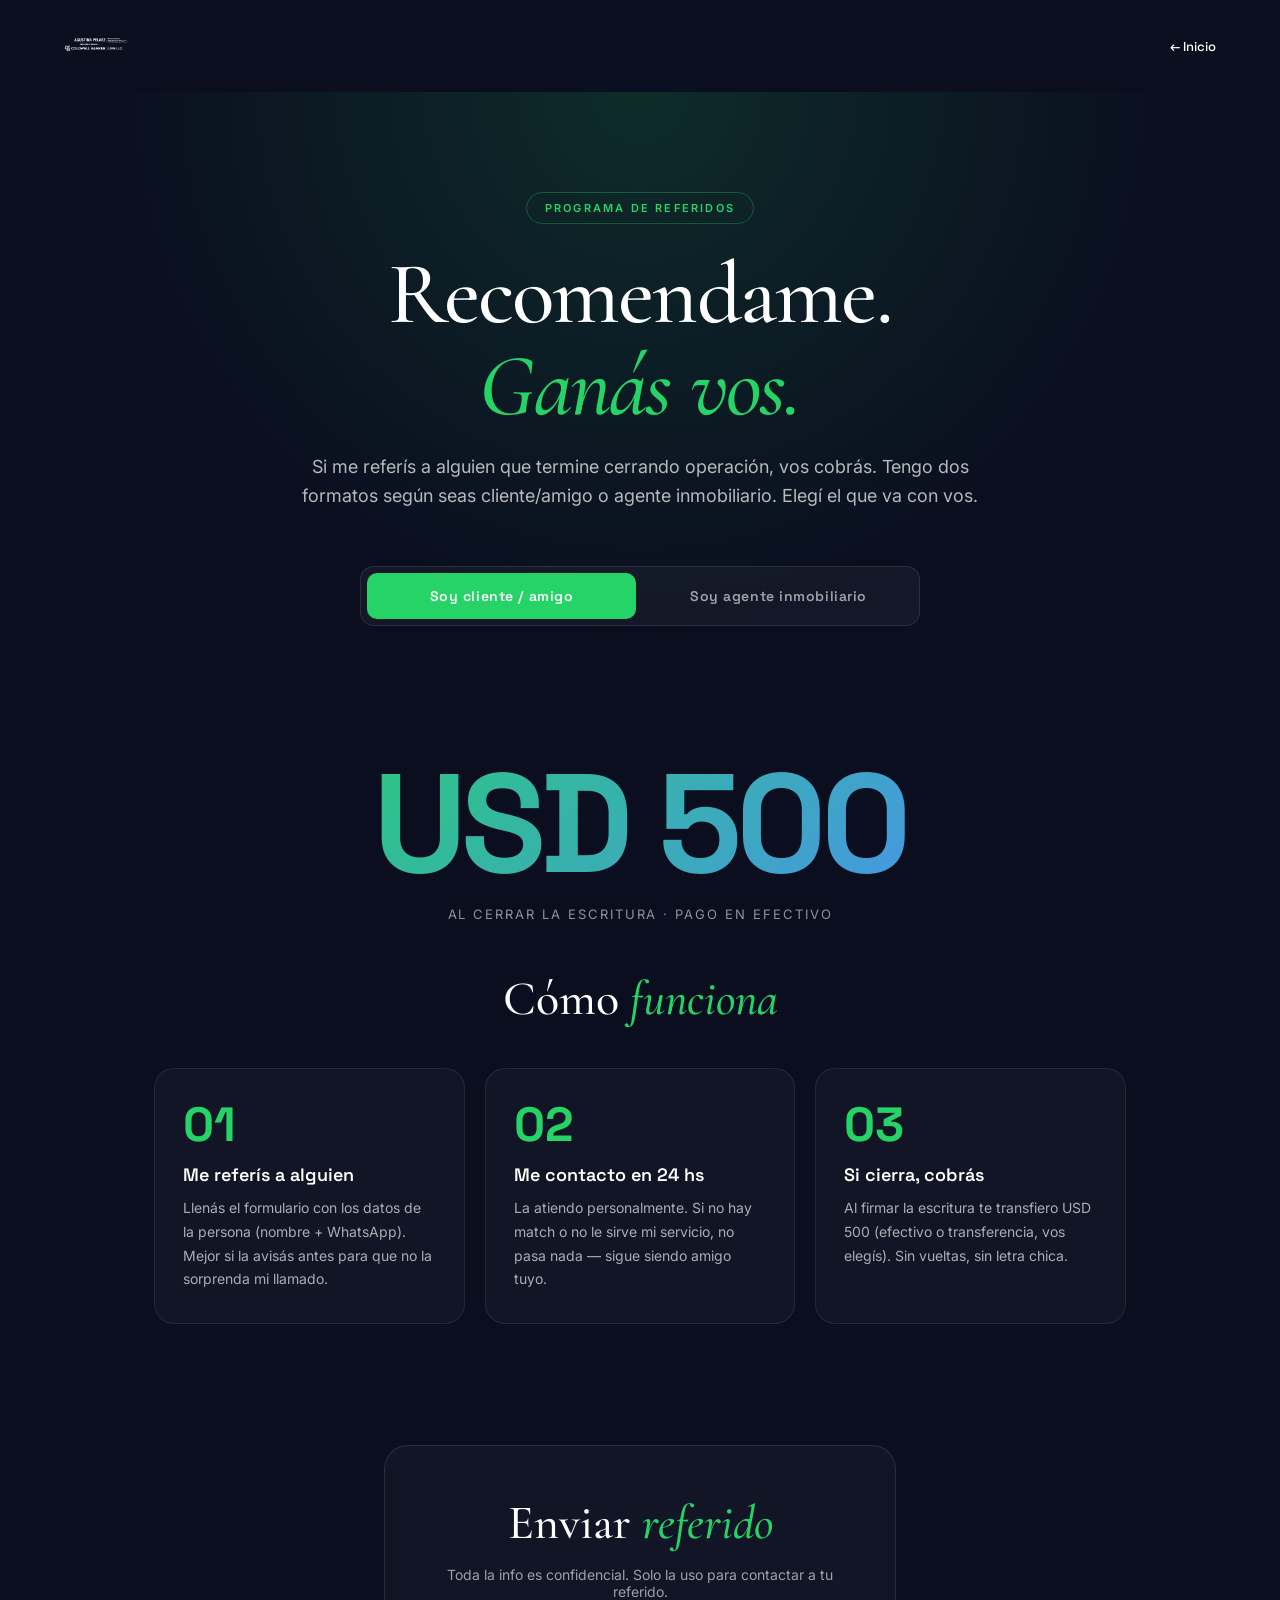
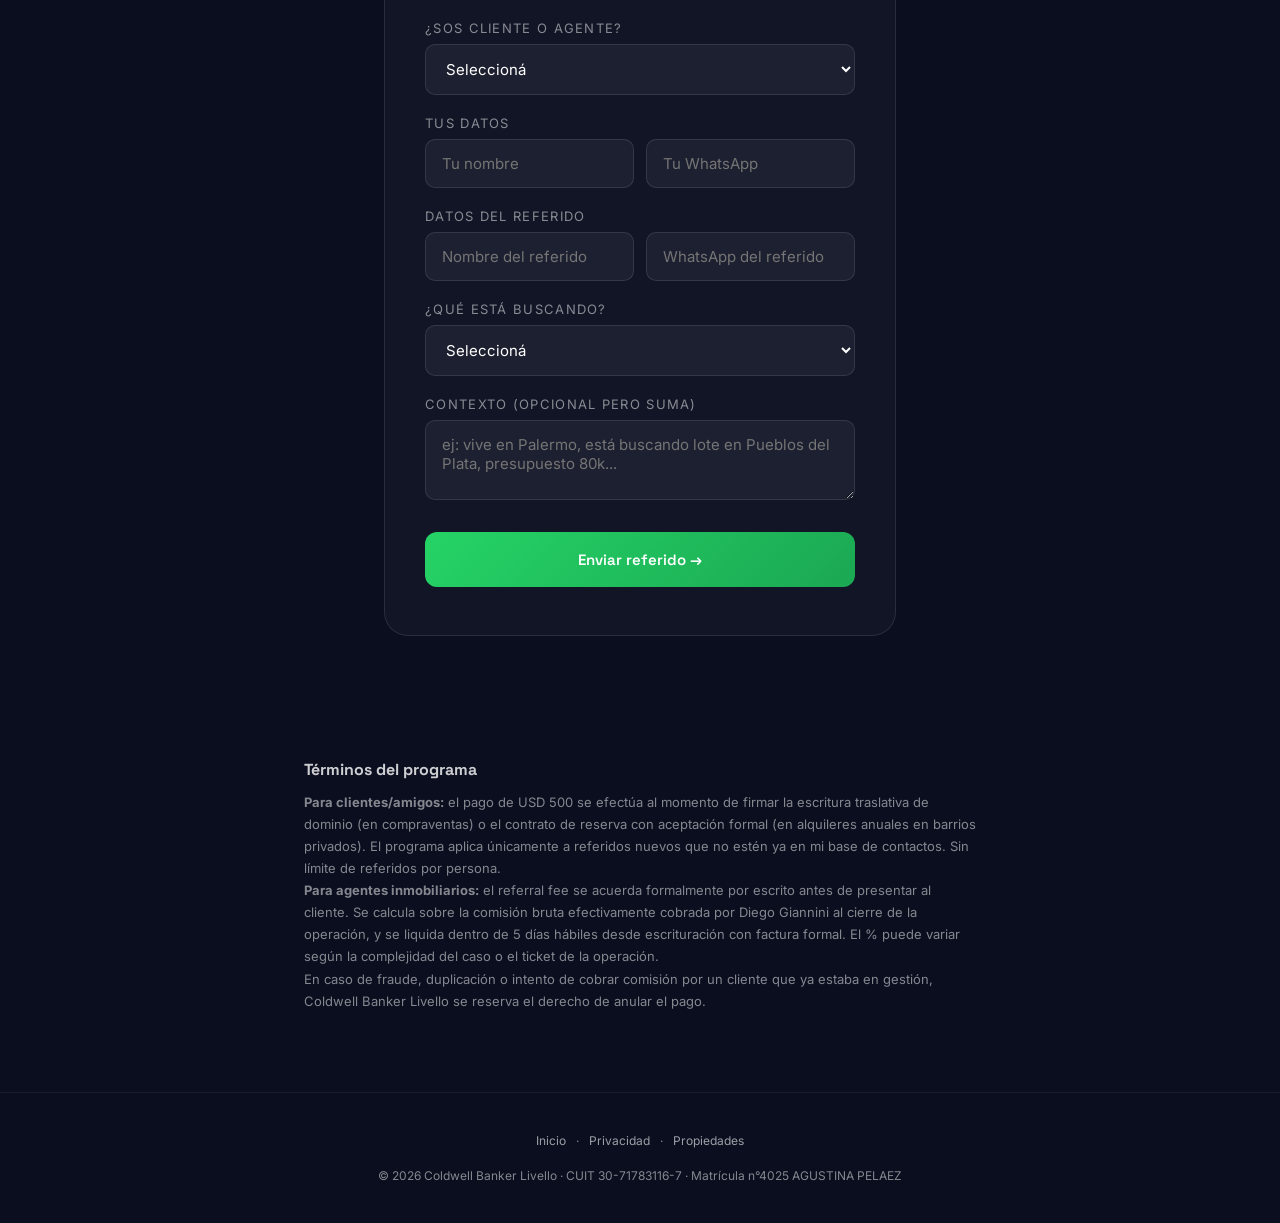
<file: referidos.html>
<!DOCTYPE html>
<html lang="es">
<head>
<meta charset="UTF-8">
    <meta name="facebook-domain-verification" content="9wqd86re8c8wj3uc9cjf0utwmukpk8" />
<meta name="viewport" content="width=device-width,initial-scale=1.0">
<meta name="description" content="Programa de referidos Diego Giannini · Coldwell Banker Livello. USD 500 para clientes que refieren operaciones cerradas. Referral fee profesional para agentes inmobiliarios.">
<link rel="canonical" href="https://gianninirealestate.com.ar/referidos">
<title>Programa de referidos · Diego Giannini · Coldwell Banker Livello</title>
<link rel="icon" type="image/svg+xml" href="data:image/svg+xml,%3Csvg xmlns='http://www.w3.org/2000/svg' viewBox='0 0 100 100'%3E%3Crect width='100' height='100' rx='20' fill='%230A0E1F'/%3E%3Ctext x='50' y='68' font-family='Georgia,serif' font-size='54' font-weight='700' text-anchor='middle' fill='%231F69FF'%3ECB%3C/text%3E%3C/svg%3E">
<meta property="og:title" content="Programa de referidos · Diego Giannini">
<meta property="og:description" content="USD 500 al cierre para clientes que recomiendan. Referral fee profesional para agentes inmobiliarios.">
<meta property="og:type" content="website">
<meta name="theme-color" content="#0A0E1F">
<link href="https://fonts.googleapis.com/css2?family=Cormorant+Garamond:ital,wght@0,500;0,600;1,500&family=Space+Grotesk:wght@500;600;700&family=Inter:wght@300;400;500;600&display=swap" rel="stylesheet">
<style>
*{margin:0;padding:0;box-sizing:border-box;}
@media (prefers-reduced-motion: reduce) {
  *,*::before,*::after { animation-duration: 0.01ms !important; transition-duration: 0.01ms !important; }
}
body{background:#0A0E1F;color:#fff;font-family:'Inter',sans-serif;overflow-x:hidden;}
nav{padding:24px 5%;display:flex;justify-content:space-between;align-items:center;}
nav a.logo img{height:40px;}
nav a{color:#fff;text-decoration:none;font-size:13px;font-family:'Space Grotesk',sans-serif;font-weight:500;}
.hero{padding:100px 5% 40px;text-align:center;background:radial-gradient(ellipse at 50% 0%,rgba(37,211,102,0.15),transparent 60%);}
.badge{display:inline-block;padding:8px 18px;border:1px solid rgba(37,211,102,0.3);border-radius:100px;font-size:11px;font-weight:600;letter-spacing:0.2em;text-transform:uppercase;color:#25D366;margin-bottom:24px;}
h1{font-family:'Cormorant Garamond',serif;font-size:clamp(44px,7vw,88px);font-weight:500;line-height:1.05;letter-spacing:-0.02em;margin-bottom:20px;}
h1 em{font-style:italic;color:#25D366;}
.sub{font-size:18px;color:rgba(255,255,255,0.7);max-width:680px;margin:0 auto 56px;line-height:1.6;}

/* Toggle */
.toggle-wrap{max-width:560px;margin:0 auto 64px;display:grid;grid-template-columns:1fr 1fr;gap:8px;background:rgba(255,255,255,0.04);border:1px solid rgba(255,255,255,0.1);border-radius:14px;padding:6px;}
.toggle-btn{padding:14px 12px;background:transparent;border:none;color:rgba(255,255,255,0.6);font-family:'Space Grotesk',sans-serif;font-weight:600;font-size:14px;letter-spacing:0.04em;cursor:pointer;border-radius:10px;transition:all 0.3s;}
.toggle-btn.active{background:#25D366;color:#fff;}
@media(max-width:480px){.toggle-btn{font-size:12px;padding:12px 8px;}}

.section{display:none;max-width:1100px;margin:0 auto;padding:0 5% 80px;}
.section.active{display:block;animation:fadeIn 0.4s ease-out;}
@keyframes fadeIn{from{opacity:0;transform:translateY(20px);}to{opacity:1;transform:translateY(0);}}

.amount{font-family:'Space Grotesk',sans-serif;font-size:clamp(64px,12vw,140px);font-weight:700;background:linear-gradient(135deg,#25D366,#4D8AFF);-webkit-background-clip:text;background-clip:text;-webkit-text-fill-color:transparent;line-height:1;letter-spacing:-0.04em;margin:24px 0 12px;text-align:center;}
.amount-label{text-align:center;color:rgba(255,255,255,0.55);font-size:13px;letter-spacing:0.15em;text-transform:uppercase;margin-bottom:48px;}

.steps{display:grid;grid-template-columns:repeat(auto-fit,minmax(260px,1fr));gap:20px;margin:40px 0;}
.step{padding:32px 28px;background:rgba(255,255,255,0.03);border:1px solid rgba(255,255,255,0.08);border-radius:20px;}
.step-num{font-family:'Space Grotesk',sans-serif;font-size:48px;font-weight:700;color:#25D366;line-height:1;margin-bottom:14px;}
.step h3{font-family:'Space Grotesk',sans-serif;font-size:18px;font-weight:600;margin-bottom:10px;}
.step p{color:rgba(255,255,255,0.65);font-size:14px;line-height:1.7;}

h2{font-family:'Cormorant Garamond',serif;font-size:clamp(32px,5vw,48px);font-weight:500;text-align:center;margin-bottom:14px;}
h2 em{font-style:italic;color:#25D366;}

.form-sec{max-width:640px;margin:0 auto;padding:0 5% 80px;}
.card{background:rgba(255,255,255,0.03);border:1px solid rgba(255,255,255,0.1);border-radius:24px;padding:48px 40px;}
@media(max-width:640px){.card{padding:32px 24px;}}
label{display:block;font-size:13px;text-transform:uppercase;letter-spacing:0.1em;color:rgba(255,255,255,0.5);margin:20px 0 8px;}
input,textarea,select{width:100%;padding:14px 16px;background:rgba(255,255,255,0.05);border:1px solid rgba(255,255,255,0.1);border-radius:10px;color:#fff;font-family:inherit;font-size:15px;}
input:focus,textarea:focus,select:focus{outline:none;border-color:#25D366;}
textarea{resize:vertical;min-height:80px;}
.btn{display:block;width:100%;padding:18px;background:linear-gradient(135deg,#25D366,#1BA853);color:#fff;border:none;border-radius:12px;font-family:'Space Grotesk',sans-serif;font-weight:600;font-size:15px;cursor:pointer;margin-top:28px;}
.btn:hover{transform:translateY(-2px);box-shadow:0 12px 30px rgba(37,211,102,0.3);}
.terms{max-width:800px;margin:40px auto 80px;padding:0 5%;font-size:13px;color:rgba(255,255,255,0.5);line-height:1.7;}
.terms h3{color:rgba(255,255,255,0.8);font-family:'Space Grotesk',sans-serif;font-size:16px;margin:20px 0 8px;}
footer{padding:40px 5%;text-align:center;font-size:12px;color:rgba(255,255,255,0.5);border-top:1px solid rgba(255,255,255,0.06);}
footer a{color:rgba(255,255,255,0.6);text-decoration:none;margin:0 10px;}

.fee-tier{display:flex;justify-content:space-between;align-items:center;padding:18px 22px;background:rgba(31,105,255,0.06);border:1px solid rgba(31,105,255,0.15);border-radius:14px;margin-bottom:12px;}
.fee-tier .tier-name{font-family:'Space Grotesk',sans-serif;font-weight:600;font-size:15px;color:#fff;}
.fee-tier .tier-detail{font-size:13px;color:rgba(255,255,255,0.55);margin-top:4px;}
.fee-tier .tier-pct{font-family:'Space Grotesk',sans-serif;font-weight:700;font-size:22px;color:#4D8AFF;}
@media(max-width:480px){.fee-tier{flex-direction:column;align-items:flex-start;gap:8px;}}

.conditional-fields{display:none;}
.conditional-fields.active{display:block;}
</style>
    <link rel="stylesheet" href="_premium.css">
    <!-- Meta Pixel -->
    <script>
      !function(f,b,e,v,n,t,s){if(f.fbq)return;n=f.fbq=function(){n.callMethod?n.callMethod.apply(n,arguments):n.queue.push(arguments)};if(!f._fbq)f._fbq=n;n.push=n;n.loaded=!0;n.version='2.0';n.queue=[];t=b.createElement(e);t.async=!0;t.src=v;s=b.getElementsByTagName(e)[0];s.parentNode.insertBefore(t,s)}(window,document,'script','https://connect.facebook.net/en_US/fbevents.js');
      fbq('init', '1609863687137753');
      fbq('track', 'PageView');
    </script>
    <noscript><img height="1" width="1" style="display:none" src="https://www.facebook.com/tr?id=1609863687137753&ev=PageView&noscript=1"/></noscript>
</head>
<body>
<nav>
  <a href="index.html" class="logo"><img src="logo-cb.png" alt="Coldwell Banker"></a>
  <a href="index.html">← Inicio</a>
</nav>

<section class="hero">
  <div class="badge">Programa de referidos</div>
  <h1>Recomendame.<br><em>Ganás vos.</em></h1>
  <p class="sub">Si me referís a alguien que termine cerrando operación, vos cobrás. Tengo dos formatos según seas cliente/amigo o agente inmobiliario. Elegí el que va con vos.</p>

  <div class="toggle-wrap">
    <button class="toggle-btn active" data-target="cliente" onclick="switchTab('cliente')">Soy cliente / amigo</button>
    <button class="toggle-btn" data-target="agente" onclick="switchTab('agente')">Soy agente inmobiliario</button>
  </div>
</section>

<!-- ========== SECCIÓN CLIENTE ========== -->
<section class="section active" id="section-cliente">
  <div class="amount">USD 500</div>
  <p class="amount-label">Al cerrar la escritura · pago en efectivo</p>

  <h2>Cómo <em>funciona</em></h2>
  <div class="steps">
    <div class="step">
      <div class="step-num">01</div>
      <h3>Me referís a alguien</h3>
      <p>Llenás el formulario con los datos de la persona (nombre + WhatsApp). Mejor si la avisás antes para que no la sorprenda mi llamado.</p>
    </div>
    <div class="step">
      <div class="step-num">02</div>
      <h3>Me contacto en 24 hs</h3>
      <p>La atiendo personalmente. Si no hay match o no le sirve mi servicio, no pasa nada — sigue siendo amigo tuyo.</p>
    </div>
    <div class="step">
      <div class="step-num">03</div>
      <h3>Si cierra, cobrás</h3>
      <p>Al firmar la escritura te transfiero USD 500 (efectivo o transferencia, vos elegís). Sin vueltas, sin letra chica.</p>
    </div>
  </div>
</section>

<!-- ========== SECCIÓN AGENTE ========== -->
<section class="section" id="section-agente">
  <div class="amount" style="background:linear-gradient(135deg,#4D8AFF,#1F69FF);-webkit-background-clip:text;background-clip:text;-webkit-text-fill-color:transparent;">25%</div>
  <p class="amount-label">Referral fee · % de la comisión bruta de la operación</p>

  <p style="text-align:center;color:rgba(255,255,255,0.7);max-width:640px;margin:0 auto 40px;font-size:15px;line-height:1.7;">Si sos agente inmobiliario y tenés un cliente con propiedad o búsqueda en mi zona de trabajo (CABA o barrios privados zona sur), te derivo el % estándar de la industria al cerrar operación. Trabajo profesional, papeles claros y pago al momento.</p>

  <div style="max-width:560px;margin:0 auto 40px;">
    <div class="fee-tier">
      <div>
        <div class="tier-name">Operaciones hasta USD 200k</div>
        <div class="tier-detail">Referral fee estándar</div>
      </div>
      <div class="tier-pct">25%</div>
    </div>
    <div class="fee-tier">
      <div>
        <div class="tier-name">Operaciones USD 200k–500k</div>
        <div class="tier-detail">Tier intermedio</div>
      </div>
      <div class="tier-pct">25%</div>
    </div>
    <div class="fee-tier">
      <div>
        <div class="tier-name">Operaciones USD 500k+</div>
        <div class="tier-detail">A conversar caso por caso</div>
      </div>
      <div class="tier-pct">20-25%</div>
    </div>
  </div>

  <h2>Cómo <em>funciona</em></h2>
  <div class="steps">
    <div class="step">
      <div class="step-num">01</div>
      <h3>Acuerdo previo</h3>
      <p>Antes de presentarte el cliente, firmamos un acuerdo simple por WhatsApp/email confirmando el % y las condiciones. Así no hay malentendidos al cierre.</p>
    </div>
    <div class="step">
      <div class="step-num">02</div>
      <h3>Tu cliente trabaja conmigo</h3>
      <p>Yo me ocupo de toda la operación: marketing, visitas, negociación, escritura. Te mantengo al tanto del avance con reportes periódicos.</p>
    </div>
    <div class="step">
      <div class="step-num">03</div>
      <h3>Cierre y liquidación</h3>
      <p>Al firmar la escritura, te transferimos el % acordado de mi comisión bruta dentro de 5 días hábiles. Factura formal incluida.</p>
    </div>
  </div>
</section>

<!-- ========== FORMULARIO ÚNICO ========== -->
<section class="form-sec">
  <div class="card">
    <h2>Enviar <em>referido</em></h2>
    <p style="text-align:center;color:rgba(255,255,255,0.6);font-size:14px;">Toda la info es confidencial. Solo la uso para contactar a tu referido.</p>

    <form onsubmit="submitRef(event)">
      <label>¿Sos cliente o agente?</label>
      <select name="tipo_referidor" id="tipoSelect" required onchange="toggleAgenteFields()">
        <option value="">Seleccioná</option>
        <option value="cliente">Soy cliente / amigo (programa USD 500)</option>
        <option value="agente">Soy agente inmobiliario (referral fee %)</option>
      </select>

      <label>Tus datos</label>
      <div style="display:grid;grid-template-columns:1fr 1fr;gap:12px;">
        <input type="text" name="tu_nombre" placeholder="Tu nombre" required>
        <input type="tel" name="tu_whatsapp" placeholder="Tu WhatsApp" required>
      </div>

      <div class="conditional-fields" id="agenteFields">
        <label>Inmobiliaria / Agencia</label>
        <input type="text" name="inmobiliaria" placeholder="Nombre de tu inmobiliaria">
      </div>

      <label>Datos del referido</label>
      <div style="display:grid;grid-template-columns:1fr 1fr;gap:12px;">
        <input type="text" name="ref_nombre" placeholder="Nombre del referido" required>
        <input type="tel" name="ref_whatsapp" placeholder="WhatsApp del referido" required>
      </div>

      <label>¿Qué está buscando?</label>
      <select name="perfil" required>
        <option value="">Seleccioná</option>
        <option>Vender propiedad en CABA</option>
        <option>Vender casa o lote en barrio privado zona sur</option>
        <option>Comprar para vivir en CABA</option>
        <option>Comprar lote o casa en zona sur</option>
        <option>Inversión / renta</option>
        <option>No sé, prefiero que le preguntes vos</option>
      </select>

      <label>Contexto (opcional pero suma)</label>
      <textarea name="contexto" placeholder="ej: vive en Palermo, está buscando lote en Pueblos del Plata, presupuesto 80k..."></textarea>

      <button class="btn" type="submit">Enviar referido →</button>
    </form>
  </div>
</section>

<div class="terms">
  <h3>Términos del programa</h3>
  <p><strong>Para clientes/amigos:</strong> el pago de USD 500 se efectúa al momento de firmar la escritura traslativa de dominio (en compraventas) o el contrato de reserva con aceptación formal (en alquileres anuales en barrios privados). El programa aplica únicamente a referidos nuevos que no estén ya en mi base de contactos. Sin límite de referidos por persona.</p>
  <p><strong>Para agentes inmobiliarios:</strong> el referral fee se acuerda formalmente por escrito antes de presentar al cliente. Se calcula sobre la comisión bruta efectivamente cobrada por Diego Giannini al cierre de la operación, y se liquida dentro de 5 días hábiles desde escrituración con factura formal. El % puede variar según la complejidad del caso o el ticket de la operación.</p>
  <p>En caso de fraude, duplicación o intento de cobrar comisión por un cliente que ya estaba en gestión, Coldwell Banker Livello se reserva el derecho de anular el pago.</p>
</div>

<footer>
  <a href="index.html">Inicio</a>·<a href="privacidad.html">Privacidad</a>·<a href="propiedades.html">Propiedades</a>
  <p style="margin-top:20px;">© 2026 Coldwell Banker Livello · CUIT 30-71783116-7 · Matrícula n°4025 AGUSTINA PELAEZ</p>
</footer>

<script>
function switchTab(target) {
  document.querySelectorAll('.toggle-btn').forEach(b => b.classList.remove('active'));
  document.querySelector(`[data-target="${target}"]`).classList.add('active');
  document.querySelectorAll('.section').forEach(s => s.classList.remove('active'));
  document.getElementById('section-' + target).classList.add('active');
  // Sync el select del form
  const sel = document.getElementById('tipoSelect');
  if (sel) {
    sel.value = target;
    toggleAgenteFields();
  }
}

function toggleAgenteFields() {
  const tipo = document.getElementById('tipoSelect').value;
  const agenteFields = document.getElementById('agenteFields');
  if (tipo === 'agente') {
    agenteFields.classList.add('active');
  } else {
    agenteFields.classList.remove('active');
  }
}

function submitRef(e) {
  e.preventDefault();
  const d = new FormData(e.target);
  const tipo = d.get('tipo_referidor');
  const tipoLabel = tipo === 'cliente' ? '🎁 REFERIDO CLIENTE (USD 500)' : '🤝 REFERIDO AGENTE (referral fee)';

  let msg = `${tipoLabel}%0A%0A`;
  msg += `Quien refiere:%0A• ${d.get('tu_nombre')}%0A• ${d.get('tu_whatsapp')}%0A`;
  if (tipo === 'agente' && d.get('inmobiliaria')) {
    msg += `• Inmobiliaria: ${d.get('inmobiliaria')}%0A`;
  }
  msg += `%0AReferido:%0A• ${d.get('ref_nombre')}%0A• ${d.get('ref_whatsapp')}%0A`;
  msg += `• Perfil: ${d.get('perfil')}%0A%0AContexto: ${d.get('contexto') || '—'}`;

  if (window.gtag) gtag('event', 'referido_enviado', { tipo: tipo });
  if (window.fbq) fbq('track', 'Lead', { content_category: 'referido', content_name: tipo });

  window.location.href = `https://wa.me/5491157274477?text=${msg}`;
}
</script>
    <script src="_premium.js" defer></script>
</body>
</html>
</file>
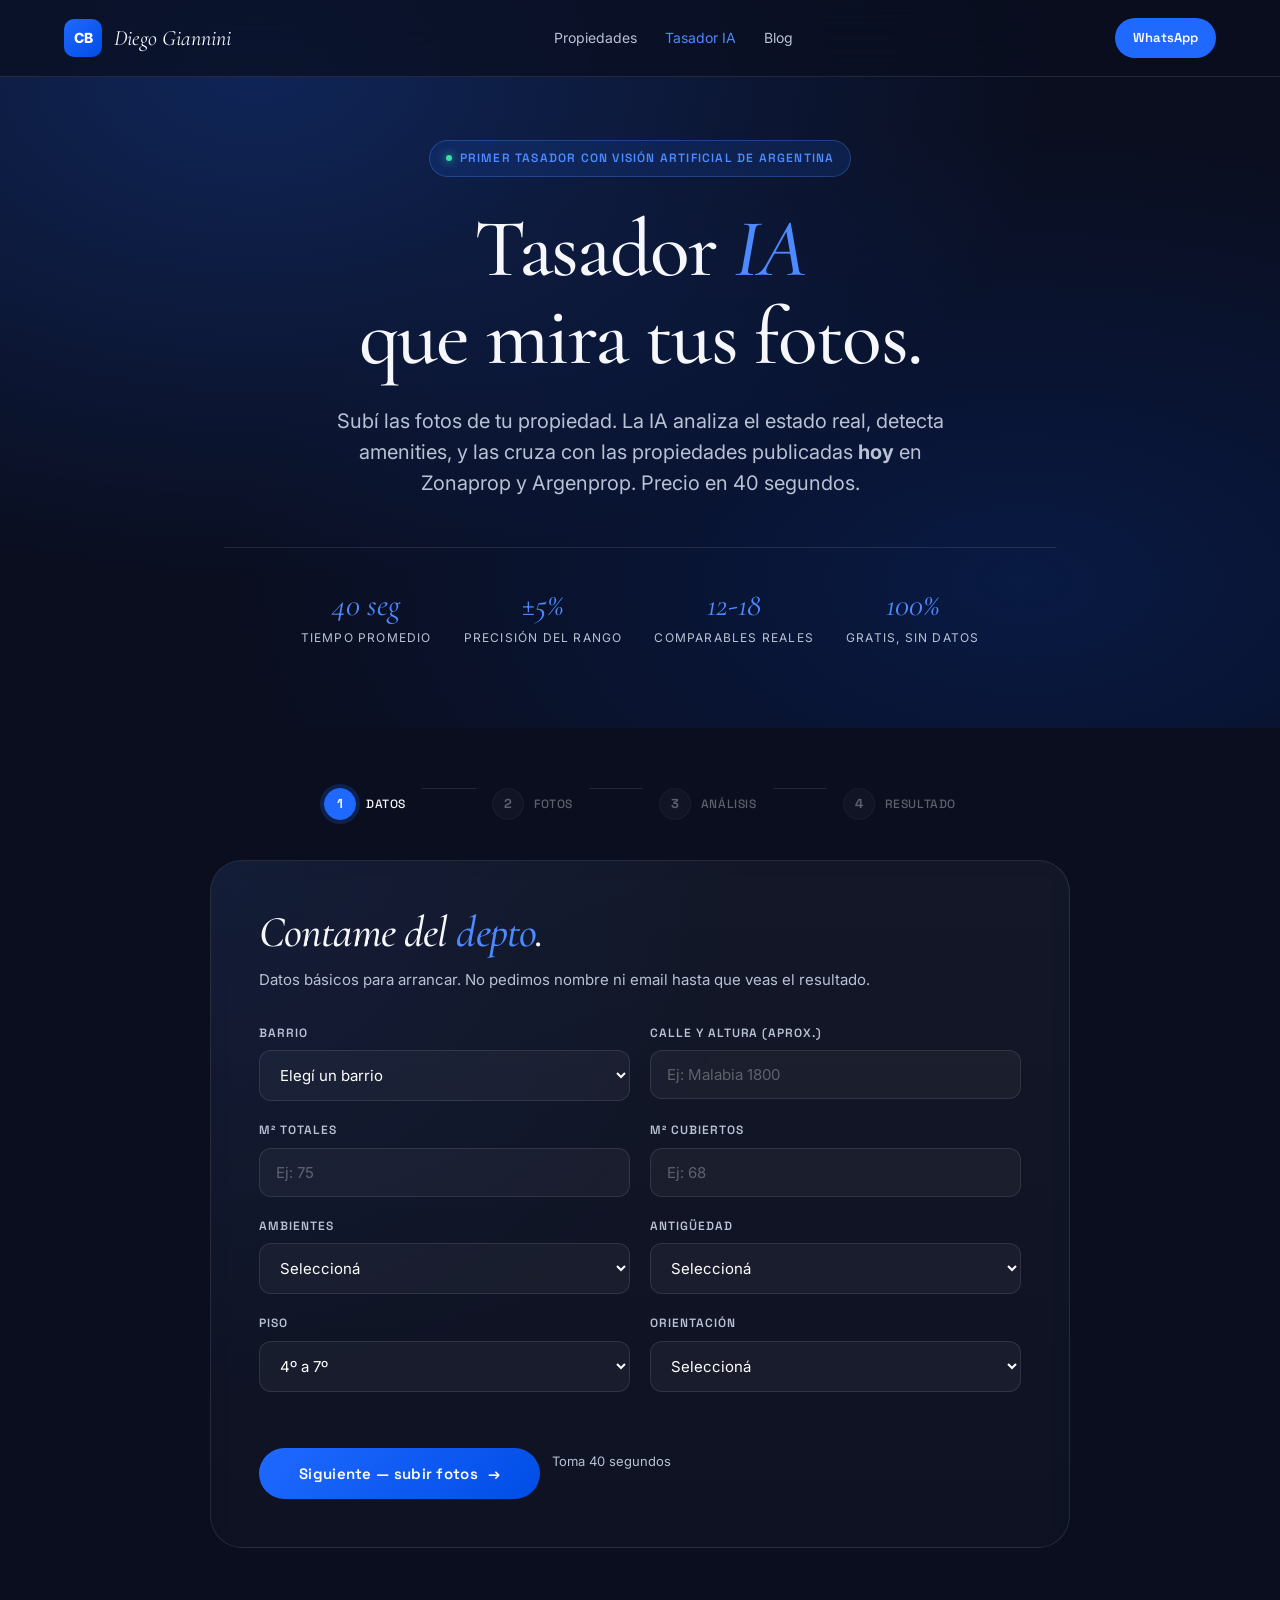
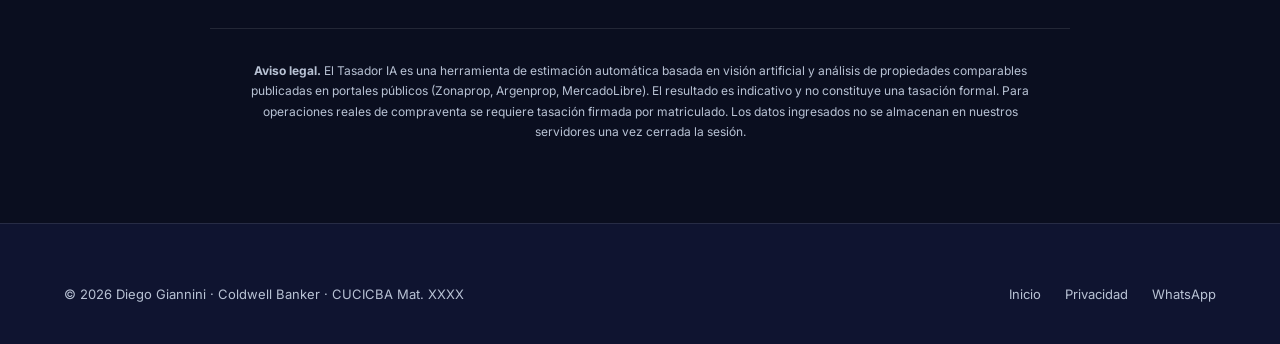
<file: tasador-ai.html>
<!DOCTYPE html>
<html lang="es">
<head>
<meta charset="UTF-8">
    <meta name="facebook-domain-verification" content="9wqd86re8c8wj3uc9cjf0utwmukpk8" />
<meta name="viewport" content="width=device-width,initial-scale=1">
<title>Tasador IA · Diego Giannini — el primer tasador que mira tus fotos y las compara con los portales en tiempo real</title>
<meta name="description" content="El único tasador de Argentina con visión artificial. Subí fotos de tu depto, la IA analiza el estado real y lo compara con propiedades publicadas hoy en Zonaprop y Argenprop. Resultado en 40 segundos.">
<meta name="keywords" content="tasador inteligencia artificial, tasar departamento online, valor departamento Buenos Aires, tasador IA CABA">
<link rel="canonical" href="https://gianninirealestate.com.ar/tasador-ai.html">
<meta property="og:type" content="website">
<meta property="og:title" content="Tasador IA — Diego Giannini · Coldwell Banker">
<meta property="og:description" content="Subí fotos. La IA las analiza y cruza con los portales. Precio real en 40 segundos.">
<meta property="og:url" content="https://gianninirealestate.com.ar/tasador-ai.html">
<meta property="og:image" content="https://gianninirealestate.com.ar/og-tasador.jpg">
<link rel="icon" href="data:image/svg+xml,%3Csvg xmlns='http://www.w3.org/2000/svg' viewBox='0 0 64 64'%3E%3Crect width='64' height='64' rx='12' fill='%230A0E1F'/%3E%3Ctext x='32' y='42' font-family='Inter,sans-serif' font-size='28' font-weight='800' fill='%231F69FF' text-anchor='middle'%3ECB%3C/text%3E%3C/svg%3E">
<link rel="preconnect" href="https://fonts.googleapis.com">
<link rel="preconnect" href="https://fonts.gstatic.com" crossorigin>
<link href="https://fonts.googleapis.com/css2?family=Cormorant+Garamond:ital,wght@0,400;0,600;1,400;1,600&family=Inter:wght@300;400;500;600;700&family=Space+Grotesk:wght@500;600;700&display=swap" rel="stylesheet">
<script type="application/ld+json">
{"@context":"https://schema.org","@type":"SoftwareApplication","name":"Tasador IA Giannini","applicationCategory":"RealEstateApplication","operatingSystem":"Web","offers":{"@type":"Offer","price":"0","priceCurrency":"USD"},"creator":{"@type":"RealEstateAgent","name":"Diego Giannini"},"description":"Primer tasador inmobiliario de Argentina con análisis de fotos por IA y verificación en vivo contra portales."}
</script>
<style>
:root{
  --ink:#0A0E1F; --ink-2:#0f1430; --navy:#122455; --blue:#1F69FF; --blue-d:#004DE6; --blue-l:#4D8AFF;
  --wa:#25D366; --wa-d:#1BA853; --cream:#FAF6EF; --soft:#EEF2FA; --line:rgba(255,255,255,.10);
  --text:#F5F7FB; --muted:#B8C2D4; --ok:#32E5A7; --warn:#FFC34D; --bad:#FF6B7A;
  --radius:20px; --radius-lg:32px;
}
*{box-sizing:border-box;margin:0;padding:0}
html{scroll-behavior:smooth}
body{font-family:'Inter',system-ui,sans-serif;color:var(--text);background:var(--ink);line-height:1.55;-webkit-font-smoothing:antialiased;overflow-x:hidden}
h1,h2,h3,h4{font-family:'Cormorant Garamond',serif;font-weight:500;letter-spacing:-.02em;line-height:1.08}
.italic{font-style:italic}
.mono{font-family:'Space Grotesk',monospace;letter-spacing:.04em}
.container{max-width:1200px;margin:0 auto;padding:0 24px}
a{color:inherit;text-decoration:none}
button{font-family:inherit;cursor:pointer;border:none;background:none;color:inherit}

/* NAV */
nav.topnav{position:fixed;top:0;left:0;right:0;z-index:100;padding:18px 0;backdrop-filter:blur(20px);background:rgba(10,14,31,.72);border-bottom:1px solid var(--line)}
nav.topnav .container{display:flex;align-items:center;justify-content:space-between;gap:24px}
.brand{display:flex;align-items:center;gap:12px;font-family:'Cormorant Garamond',serif;font-size:22px;font-style:italic}
.brand-logo{width:38px;height:38px;border-radius:10px;background:linear-gradient(135deg,var(--blue),var(--blue-d));display:grid;place-items:center;font-family:'Inter',sans-serif;font-weight:800;font-size:14px;color:#fff;font-style:normal}
.nav-links{display:flex;gap:28px;font-size:14px;color:var(--muted)}
.nav-links a:hover{color:#fff}
.nav-cta{background:var(--blue);color:#fff;padding:10px 18px;border-radius:999px;font-family:'Space Grotesk',sans-serif;font-weight:600;font-size:13px;transition:transform .2s}
.nav-cta:hover{transform:translateY(-1px);background:var(--blue-d)}
@media (max-width:720px){.nav-links{display:none}}

/* HERO */
.hero{padding:140px 0 80px;position:relative;overflow:hidden}
.hero::before{content:"";position:absolute;inset:0;background:radial-gradient(ellipse at 20% 10%,rgba(31,105,255,.25),transparent 55%),radial-gradient(ellipse at 80% 80%,rgba(0,77,230,.18),transparent 55%);pointer-events:none}
.hero-inner{position:relative;text-align:center;max-width:880px;margin:0 auto}
.pill{display:inline-flex;align-items:center;gap:8px;padding:8px 16px;border-radius:999px;background:rgba(31,105,255,.14);border:1px solid rgba(77,138,255,.3);color:var(--blue-l);font-family:'Space Grotesk',sans-serif;font-size:12px;font-weight:600;letter-spacing:.1em;text-transform:uppercase;margin-bottom:28px}
.pill .dot{width:6px;height:6px;border-radius:50%;background:var(--ok);box-shadow:0 0 10px var(--ok);animation:pulse 1.8s infinite}
@keyframes pulse{0%,100%{opacity:1}50%{opacity:.4}}
.hero h1{font-size:clamp(44px,7vw,82px);margin-bottom:24px}
.hero h1 em{color:var(--blue-l)}
.hero p.lead{font-size:clamp(17px,1.8vw,20px);color:var(--muted);max-width:640px;margin:0 auto 40px}
.trust-row{display:flex;gap:32px;justify-content:center;flex-wrap:wrap;margin-top:48px;padding-top:32px;border-top:1px solid var(--line)}
.trust-item{text-align:center}
.trust-num{font-family:'Cormorant Garamond',serif;font-style:italic;font-size:32px;color:var(--blue-l)}
.trust-label{font-size:12px;color:var(--muted);text-transform:uppercase;letter-spacing:.1em}

/* STEPPER */
.stepper{display:flex;justify-content:center;gap:12px;margin:60px auto 40px;max-width:680px;padding:0 24px}
.step{display:flex;align-items:center;gap:10px;flex:1;opacity:.35;transition:opacity .4s}
.step.active,.step.done{opacity:1}
.step-num{width:32px;height:32px;border-radius:50%;background:rgba(255,255,255,.08);display:grid;place-items:center;font-family:'Space Grotesk',sans-serif;font-weight:700;font-size:13px;border:1px solid var(--line);flex-shrink:0}
.step.active .step-num{background:var(--blue);border-color:var(--blue);box-shadow:0 0 0 4px rgba(31,105,255,.2)}
.step.done .step-num{background:var(--ok);border-color:var(--ok);color:var(--ink)}
.step-label{font-family:'Space Grotesk',sans-serif;font-size:12px;font-weight:500;letter-spacing:.05em;text-transform:uppercase;white-space:nowrap}
.step-line{flex:1;height:1px;background:var(--line);margin:0 4px}
@media (max-width:640px){.step-label{display:none}.step{flex:0 0 auto}.step-line{flex:1}}

/* CARD (panel) */
.panel{max-width:860px;margin:0 auto 80px;background:linear-gradient(180deg,rgba(255,255,255,.04),rgba(255,255,255,.02));border:1px solid var(--line);border-radius:var(--radius-lg);padding:48px;backdrop-filter:blur(10px);position:relative;overflow:hidden}
.panel::before{content:"";position:absolute;inset:0;background:radial-gradient(circle at 0% 0%,rgba(31,105,255,.08),transparent 50%);pointer-events:none}
.panel > *{position:relative}
.panel h2{font-size:clamp(30px,3.5vw,44px);margin-bottom:12px}
.panel .sub{color:var(--muted);margin-bottom:32px;font-size:15px}

/* FORM */
.grid-2{display:grid;grid-template-columns:1fr 1fr;gap:20px}
@media (max-width:640px){.grid-2{grid-template-columns:1fr}}
.field{display:flex;flex-direction:column;gap:8px}
.field label{font-family:'Space Grotesk',sans-serif;font-size:12px;font-weight:600;letter-spacing:.08em;text-transform:uppercase;color:var(--muted)}
.field input,.field select{background:rgba(255,255,255,.04);border:1px solid var(--line);border-radius:12px;padding:14px 16px;color:#fff;font-family:'Inter',sans-serif;font-size:15px;transition:all .2s}
.field input:focus,.field select:focus{outline:none;border-color:var(--blue);background:rgba(31,105,255,.08);box-shadow:0 0 0 4px rgba(31,105,255,.15)}
.field input::placeholder{color:rgba(255,255,255,.3)}
.field select option{background:var(--ink-2);color:#fff}
.btn-primary{background:linear-gradient(135deg,var(--blue),var(--blue-d));color:#fff;padding:16px 40px;border-radius:999px;font-family:'Space Grotesk',sans-serif;font-weight:600;font-size:15px;letter-spacing:.02em;transition:all .2s;display:inline-flex;align-items:center;gap:10px;margin-top:24px}
.btn-primary:hover{transform:translateY(-2px);box-shadow:0 12px 30px rgba(31,105,255,.4)}
.btn-primary:disabled{opacity:.4;cursor:not-allowed;transform:none}
.btn-ghost{background:rgba(255,255,255,.04);border:1px solid var(--line);color:var(--muted);padding:14px 28px;border-radius:999px;font-family:'Space Grotesk',sans-serif;font-weight:500;font-size:14px;transition:all .2s}
.btn-ghost:hover{background:rgba(255,255,255,.08);color:#fff}
.row-btns{display:flex;gap:12px;align-items:center;flex-wrap:wrap;margin-top:32px}

/* UPLOAD */
.dropzone{border:2px dashed rgba(77,138,255,.3);border-radius:var(--radius);padding:60px 24px;text-align:center;transition:all .2s;cursor:pointer;background:rgba(31,105,255,.03)}
.dropzone:hover,.dropzone.drag{border-color:var(--blue);background:rgba(31,105,255,.08)}
.dropzone-icon{width:64px;height:64px;margin:0 auto 20px;background:rgba(31,105,255,.15);border-radius:20px;display:grid;place-items:center;color:var(--blue-l);font-size:28px}
.dropzone h3{font-family:'Inter',sans-serif;font-size:18px;font-weight:600;margin-bottom:8px;color:#fff}
.dropzone p{font-size:14px;color:var(--muted)}
.dropzone input[type=file]{display:none}
.preview-grid{display:grid;grid-template-columns:repeat(auto-fill,minmax(150px,1fr));gap:12px;margin-top:24px}
.preview{position:relative;aspect-ratio:4/3;border-radius:12px;overflow:hidden;background:rgba(255,255,255,.05)}
.preview img{width:100%;height:100%;object-fit:cover}
.preview .remove{position:absolute;top:6px;right:6px;width:26px;height:26px;border-radius:50%;background:rgba(0,0,0,.7);display:grid;place-items:center;color:#fff;font-size:14px;backdrop-filter:blur(4px)}
.preview .tag{position:absolute;bottom:6px;left:6px;padding:3px 8px;border-radius:6px;background:rgba(0,0,0,.75);font-size:10px;font-family:'Space Grotesk';text-transform:uppercase;letter-spacing:.08em;color:var(--blue-l)}
.hint{display:flex;gap:12px;margin-top:20px;padding:14px 18px;background:rgba(31,105,255,.06);border:1px solid rgba(77,138,255,.2);border-radius:12px;font-size:13px;color:var(--muted)}
.hint strong{color:var(--blue-l)}

/* LOADING */
.loading{text-align:center;padding:40px 0}
.loading-orb{width:120px;height:120px;margin:0 auto 32px;position:relative}
.loading-orb::before,.loading-orb::after{content:"";position:absolute;inset:0;border-radius:50%;border:2px solid transparent;border-top-color:var(--blue);animation:spin 1.4s linear infinite}
.loading-orb::after{inset:14px;border-top-color:var(--blue-l);animation-duration:2.2s;animation-direction:reverse}
.loading-core{position:absolute;inset:30px;background:radial-gradient(circle,var(--blue),var(--blue-d));border-radius:50%;box-shadow:0 0 40px rgba(31,105,255,.5);animation:pulse-core 1.8s ease-in-out infinite}
@keyframes spin{to{transform:rotate(360deg)}}
@keyframes pulse-core{0%,100%{transform:scale(1)}50%{transform:scale(.85)}}
.loading h3{font-size:clamp(24px,3vw,32px);margin-bottom:12px}
.loading .status{color:var(--muted);font-family:'Space Grotesk',monospace;font-size:14px;min-height:22px;letter-spacing:.02em}
.progress-bar{max-width:480px;margin:32px auto 24px;height:4px;background:rgba(255,255,255,.06);border-radius:999px;overflow:hidden}
.progress-fill{height:100%;width:0;background:linear-gradient(90deg,var(--blue),var(--blue-l));border-radius:999px;transition:width .4s ease;box-shadow:0 0 12px rgba(31,105,255,.6)}
.log{max-width:560px;margin:24px auto 0;text-align:left;font-family:'Space Grotesk',monospace;font-size:12px;color:var(--muted);line-height:1.9;min-height:140px}
.log .line{opacity:0;transform:translateX(-8px);animation:in .4s forwards}
.log .line::before{content:"> ";color:var(--blue-l)}
.log .line.ok::before{content:"✓ ";color:var(--ok)}
@keyframes in{to{opacity:1;transform:none}}

/* RESULT */
.result-hero{text-align:center;margin-bottom:40px}
.result-hero .label{font-family:'Space Grotesk',sans-serif;font-size:12px;font-weight:600;letter-spacing:.12em;text-transform:uppercase;color:var(--muted);margin-bottom:12px}
.result-price{font-family:'Cormorant Garamond',serif;font-style:italic;font-size:clamp(56px,9vw,96px);line-height:1;color:#fff;margin-bottom:12px}
.result-price .cur{font-size:.4em;vertical-align:super;color:var(--blue-l);font-style:normal;font-family:'Space Grotesk';font-weight:600;margin-right:6px}
.result-range{color:var(--muted);font-size:15px}
.result-range strong{color:var(--blue-l)}
.confidence{display:inline-flex;align-items:center;gap:8px;margin-top:16px;padding:6px 14px;border-radius:999px;background:rgba(50,229,167,.12);color:var(--ok);font-family:'Space Grotesk';font-size:12px;font-weight:600;letter-spacing:.05em}

.result-section{margin:48px 0}
.result-section h3{font-size:26px;margin-bottom:8px;color:#fff}
.result-section .muted{color:var(--muted);font-size:14px;margin-bottom:24px}

.badges{display:flex;flex-wrap:wrap;gap:8px}
.badge{display:inline-flex;align-items:center;gap:8px;padding:10px 14px;border-radius:12px;background:rgba(31,105,255,.08);border:1px solid rgba(77,138,255,.18);font-size:13px}
.badge.pos{background:rgba(50,229,167,.08);border-color:rgba(50,229,167,.25);color:var(--ok)}
.badge.neg{background:rgba(255,107,122,.08);border-color:rgba(255,107,122,.25);color:var(--bad)}
.badge.warn{background:rgba(255,195,77,.08);border-color:rgba(255,195,77,.25);color:var(--warn)}
.badge .icon{font-size:16px}

/* COMPARABLES */
.comps{display:grid;grid-template-columns:repeat(auto-fill,minmax(280px,1fr));gap:16px}
.comp{background:rgba(255,255,255,.03);border:1px solid var(--line);border-radius:16px;overflow:hidden;transition:all .2s;position:relative}
.comp:hover{transform:translateY(-4px);border-color:rgba(77,138,255,.3)}
.comp-img{aspect-ratio:16/10;background:linear-gradient(135deg,#1a2a5a,#0d1530);display:grid;place-items:center;position:relative;overflow:hidden}
.comp-img.a{background:linear-gradient(135deg,#2c4580,#1a2a5a)}
.comp-img.b{background:linear-gradient(135deg,#3a2e5a,#1c1630)}
.comp-img.c{background:linear-gradient(135deg,#1f4a4a,#0f2525)}
.comp-img.d{background:linear-gradient(135deg,#4a3a1f,#25200f)}
.comp-img.e{background:linear-gradient(135deg,#2c6580,#1a3a4a)}
.comp-img::after{content:"";position:absolute;inset:0;background:linear-gradient(180deg,transparent 40%,rgba(0,0,0,.6));pointer-events:none}
.comp-sim{position:absolute;top:10px;right:10px;padding:4px 10px;border-radius:999px;background:rgba(0,0,0,.6);backdrop-filter:blur(6px);font-family:'Space Grotesk';font-size:11px;font-weight:600;color:var(--ok);z-index:2}
.comp-sim.mid{color:var(--warn)}
.comp-portal{position:absolute;top:10px;left:10px;padding:3px 8px;border-radius:6px;background:rgba(0,0,0,.7);backdrop-filter:blur(6px);font-family:'Space Grotesk';font-size:10px;font-weight:600;letter-spacing:.06em;text-transform:uppercase;color:#fff;z-index:2}
.comp-body{padding:16px}
.comp-price{font-family:'Cormorant Garamond',serif;font-style:italic;font-size:22px;color:#fff;margin-bottom:4px}
.comp-addr{font-size:13px;color:var(--muted);margin-bottom:12px}
.comp-meta{display:flex;gap:12px;font-family:'Space Grotesk';font-size:11px;color:var(--muted);padding-top:12px;border-top:1px solid var(--line)}
.comp-meta span strong{color:#fff}
.comp-note{margin-top:10px;padding:8px 10px;background:rgba(0,0,0,.3);border-radius:8px;font-size:11px;color:var(--muted);font-style:italic}

/* RECS */
.recs{display:grid;grid-template-columns:repeat(auto-fit,minmax(260px,1fr));gap:16px}
.rec{padding:24px;background:linear-gradient(180deg,rgba(50,229,167,.06),rgba(50,229,167,.02));border:1px solid rgba(50,229,167,.18);border-radius:16px}
.rec-impact{font-family:'Space Grotesk';font-size:12px;color:var(--ok);letter-spacing:.1em;text-transform:uppercase;margin-bottom:8px;font-weight:600}
.rec h4{font-family:'Inter',sans-serif;font-size:16px;margin-bottom:8px;color:#fff;font-weight:600}
.rec p{font-size:13px;color:var(--muted)}

/* CTA FINAL */
.cta-final{margin-top:56px;padding:40px;text-align:center;background:linear-gradient(135deg,rgba(37,211,102,.08),rgba(27,168,83,.04));border:1px solid rgba(37,211,102,.2);border-radius:var(--radius)}
.cta-final h3{font-size:clamp(26px,3vw,36px);margin-bottom:12px}
.cta-final p{color:var(--muted);max-width:540px;margin:0 auto 28px}
.btn-wa{display:inline-flex;align-items:center;gap:10px;background:var(--wa);color:#fff;padding:16px 32px;border-radius:999px;font-family:'Space Grotesk';font-weight:600;font-size:15px;transition:all .2s}
.btn-wa:hover{background:var(--wa-d);transform:translateY(-2px);box-shadow:0 12px 30px rgba(37,211,102,.3)}

/* DISCLAIMER */
.disclaimer{max-width:860px;margin:0 auto 60px;padding:20px 24px;font-size:12px;color:var(--muted);line-height:1.7;text-align:center;border-top:1px solid var(--line);padding-top:32px}

/* FOOTER */
footer{padding:60px 0 40px;background:var(--ink-2);border-top:1px solid var(--line)}
footer .container{display:flex;justify-content:space-between;align-items:center;gap:20px;flex-wrap:wrap}
footer .copy{font-size:13px;color:var(--muted)}
footer .flinks{display:flex;gap:24px;font-size:13px;color:var(--muted)}
footer .flinks a:hover{color:#fff}

.step-content{display:none}
.step-content.active{display:block;animation:fadeIn .4s}
@keyframes fadeIn{from{opacity:0;transform:translateY(8px)}to{opacity:1;transform:none}}
</style>
    <!-- Meta Pixel -->
    <script>
      !function(f,b,e,v,n,t,s){if(f.fbq)return;n=f.fbq=function(){n.callMethod?n.callMethod.apply(n,arguments):n.queue.push(arguments)};if(!f._fbq)f._fbq=n;n.push=n;n.loaded=!0;n.version='2.0';n.queue=[];t=b.createElement(e);t.async=!0;t.src=v;s=b.getElementsByTagName(e)[0];s.parentNode.insertBefore(t,s)}(window,document,'script','https://connect.facebook.net/en_US/fbevents.js');
      fbq('init', '1609863687137753');
      fbq('track', 'PageView');
    </script>
    <noscript><img height="1" width="1" style="display:none" src="https://www.facebook.com/tr?id=1609863687137753&ev=PageView&noscript=1"/></noscript>
</head>
<body>

<nav class="topnav">
  <div class="container">
    <a href="index.html" class="brand"><span class="brand-logo">CB</span><span>Diego Giannini</span></a>
    <div class="nav-links">
      <a href="propiedades.html">Propiedades</a>
      <a href="tasador-ai.html" style="color:var(--blue-l)">Tasador IA</a>
      <a href="blog.html">Blog</a>
    </div>
    <a href="https://wa.me/5491157274477" class="nav-cta">WhatsApp</a>
  </div>
</nav>

<section class="hero">
  <div class="container hero-inner">
    <div class="pill"><span class="dot"></span> Primer tasador con visión artificial de Argentina</div>
    <h1>Tasador <em class="italic">IA</em><br>que mira tus fotos.</h1>
    <p class="lead">Subí las fotos de tu propiedad. La IA analiza el estado real, detecta amenities, y las cruza con las propiedades publicadas <strong>hoy</strong> en Zonaprop y Argenprop. Precio en 40 segundos.</p>

    <div class="trust-row">
      <div class="trust-item"><div class="trust-num">40 seg</div><div class="trust-label">Tiempo promedio</div></div>
      <div class="trust-item"><div class="trust-num">±5%</div><div class="trust-label">Precisión del rango</div></div>
      <div class="trust-item"><div class="trust-num">12-18</div><div class="trust-label">Comparables reales</div></div>
      <div class="trust-item"><div class="trust-num">100%</div><div class="trust-label">Gratis, sin datos</div></div>
    </div>
  </div>
</section>

<div class="stepper" id="stepper">
  <div class="step active" data-step="1"><div class="step-num">1</div><div class="step-label">Datos</div></div>
  <div class="step-line"></div>
  <div class="step" data-step="2"><div class="step-num">2</div><div class="step-label">Fotos</div></div>
  <div class="step-line"></div>
  <div class="step" data-step="3"><div class="step-num">3</div><div class="step-label">Análisis</div></div>
  <div class="step-line"></div>
  <div class="step" data-step="4"><div class="step-num">4</div><div class="step-label">Resultado</div></div>
</div>

<!-- STEP 1 -->
<section class="panel step-content active" id="panel-1">
  <h2 class="italic">Contame del <em style="color:var(--blue-l)">depto</em>.</h2>
  <p class="sub">Datos básicos para arrancar. No pedimos nombre ni email hasta que veas el resultado.</p>

  <div class="grid-2">
    <div class="field">
      <label>Barrio</label>
      <select id="f-zone">
        <option value="">Elegí un barrio</option>
        <option value="palermo">Palermo</option>
        <option value="belgrano">Belgrano</option>
        <option value="recoleta">Recoleta</option>
        <option value="puerto-madero">Puerto Madero</option>
        <option value="villa-crespo">Villa Crespo</option>
        <option value="caballito">Caballito</option>
        <option value="nunez">Núñez</option>
        <option value="colegiales">Colegiales</option>
        <option value="san-telmo">San Telmo</option>
      </select>
    </div>
    <div class="field">
      <label>Calle y altura (aprox.)</label>
      <input id="f-addr" type="text" placeholder="Ej: Malabia 1800">
    </div>
    <div class="field">
      <label>M² totales</label>
      <input id="f-m2" type="number" placeholder="Ej: 75" min="20" max="500">
    </div>
    <div class="field">
      <label>M² cubiertos</label>
      <input id="f-m2c" type="number" placeholder="Ej: 68" min="15" max="500">
    </div>
    <div class="field">
      <label>Ambientes</label>
      <select id="f-amb">
        <option value="">Seleccioná</option>
        <option value="1">1 ambiente / monoambiente</option>
        <option value="2">2 ambientes</option>
        <option value="3">3 ambientes</option>
        <option value="4">4 ambientes</option>
        <option value="5">5+ ambientes</option>
      </select>
    </div>
    <div class="field">
      <label>Antigüedad</label>
      <select id="f-age">
        <option value="">Seleccioná</option>
        <option value="estrenar">A estrenar / en pozo</option>
        <option value="0-5">Menos de 5 años</option>
        <option value="5-15">5–15 años</option>
        <option value="15-30">15–30 años</option>
        <option value="30-50">30–50 años</option>
        <option value="50+">Más de 50 años</option>
      </select>
    </div>
    <div class="field">
      <label>Piso</label>
      <select id="f-floor">
        <option value="pb">Planta baja</option>
        <option value="1-3">1º a 3º</option>
        <option value="4-7" selected>4º a 7º</option>
        <option value="8-15">8º a 15º</option>
        <option value="15+">Más de 15º</option>
      </select>
    </div>
    <div class="field">
      <label>Orientación</label>
      <select id="f-orient">
        <option value="">Seleccioná</option>
        <option value="n">Norte (máxima valoración)</option>
        <option value="no">Noroeste</option>
        <option value="ne">Noreste</option>
        <option value="s">Sur</option>
        <option value="e">Este</option>
        <option value="o">Oeste</option>
      </select>
    </div>
  </div>

  <div class="row-btns">
    <button class="btn-primary" id="btn-next-1">Siguiente — subir fotos <span>→</span></button>
    <span style="color:var(--muted);font-size:13px">Toma 40 segundos</span>
  </div>
</section>

<!-- STEP 2 -->
<section class="panel step-content" id="panel-2">
  <h2 class="italic">Subí las <em style="color:var(--blue-l)">fotos</em>.</h2>
  <p class="sub">Entre 3 y 8 fotos. La IA va a analizar cada una. Ideal: fachada, living, cocina, baño, 1 dormitorio, balcón/terraza.</p>

  <label class="dropzone" id="dz">
    <div class="dropzone-icon">📸</div>
    <h3>Arrastrá las fotos acá o hacé click</h3>
    <p>JPG / PNG / HEIC · máximo 8 fotos · hasta 10MB c/u</p>
    <input type="file" id="f-photos" accept="image/*" multiple>
  </label>

  <div class="preview-grid" id="preview"></div>

  <div class="hint">
    <span>💡</span>
    <div><strong>Tip:</strong> fotos con luz natural y ángulos amplios mejoran mucho la precisión del análisis. No subas fotos con muebles cubriendo los pisos; el sistema analiza el estado de la propiedad, no la decoración.</div>
  </div>

  <div class="row-btns">
    <button class="btn-ghost" onclick="goStep(1)">← Atrás</button>
    <button class="btn-primary" id="btn-analyze" disabled>Analizar con IA <span>→</span></button>
  </div>
</section>

<!-- STEP 3 -->
<section class="panel step-content" id="panel-3">
  <div class="loading">
    <div class="loading-orb"><div class="loading-core"></div></div>
    <h3 class="italic" id="load-title">Analizando tu propiedad…</h3>
    <div class="status" id="load-status">Inicializando visión artificial</div>
    <div class="progress-bar"><div class="progress-fill" id="progress"></div></div>
    <div class="log" id="log"></div>
  </div>
</section>

<!-- STEP 4 -->
<section class="panel step-content" id="panel-4">
  <div class="result-hero">
    <div class="label">Valor estimado de mercado</div>
    <div class="result-price"><span class="cur">USD</span><span id="r-price">—</span></div>
    <div class="result-range">Rango de oferta: <strong id="r-low">—</strong> – <strong id="r-high">—</strong></div>
    <div class="confidence">◉ Confianza <span id="r-conf">—</span> · <span id="r-ncomps">—</span> comparables verificados</div>
  </div>

  <div class="result-section">
    <h3 class="italic">Lo que la IA vio en tus fotos</h3>
    <p class="muted">Análisis por visión artificial de cada imagen que subiste.</p>
    <div class="badges" id="r-features"></div>
  </div>

  <div class="result-section">
    <h3 class="italic">Comparables reales en los portales</h3>
    <p class="muted">Propiedades publicadas hoy en tu zona. La IA revisó las fotos de cada una para confirmar que son comparables reales, no sólo por m² y precio.</p>
    <div class="comps" id="r-comps"></div>
  </div>

  <div class="result-section">
    <h3 class="italic">Cómo subir el precio antes de vender</h3>
    <p class="muted">Recomendaciones concretas basadas en la diferencia entre tu depto y los comparables top.</p>
    <div class="recs" id="r-recs"></div>
  </div>

  <div class="cta-final">
    <h3 class="italic">¿Querés una tasación formal firmada?</h3>
    <p>Esta tasación es una estimación automática. Para vender tu depto con garantía de precio te visito en persona, verifico papeles y te entrego la tasación formal firmada en 48hs. <strong>Sin compromiso. No cobro si no vendés.</strong></p>
    <a href="https://wa.me/5491157274477?text=Hola%20Diego%2C%20us%C3%A9%20el%20Tasador%20IA%20y%20me%20gustar%C3%ADa%20una%20tasaci%C3%B3n%20formal." class="btn-wa" id="r-wa-cta">
      <span>Coordinar tasación con Diego</span>
      <span>→</span>
    </a>
  </div>

  <div class="row-btns" style="justify-content:center">
    <button class="btn-ghost" onclick="reset()">← Tasar otra propiedad</button>
    <button class="btn-ghost" onclick="sharePDF()">Descargar PDF del informe</button>
  </div>
</section>

<div class="disclaimer">
  <strong>Aviso legal.</strong> El Tasador IA es una herramienta de estimación automática basada en visión artificial y análisis de propiedades comparables publicadas en portales públicos (Zonaprop, Argenprop, MercadoLibre). El resultado es indicativo y no constituye una tasación formal. Para operaciones reales de compraventa se requiere tasación firmada por matriculado. Los datos ingresados no se almacenan en nuestros servidores una vez cerrada la sesión.
</div>

<footer>
  <div class="container">
    <div class="copy">© 2026 Diego Giannini · Coldwell Banker · CUCICBA Mat. XXXX</div>
    <div class="flinks">
      <a href="index.html">Inicio</a>
      <a href="privacidad.html">Privacidad</a>
      <a href="https://wa.me/5491157274477">WhatsApp</a>
    </div>
  </div>
</footer>

<script>
// ============================================================
// TASADOR IA — prototipo funcional
// En producción los endpoints marcados con BACKEND_TODO
// conectan a: /api/analyze-photos (Claude Vision) y /api/fetch-comps (scraper)
// ============================================================

const state = {
  zone:'', addr:'', m2:0, m2c:0, amb:0, age:'', floor:'', orient:'',
  photos: []
};

// Dataset semilla de comparables reales por zona (simulación — en prod viene del scraper)
const PRICE_M2 = {
  'palermo':3850, 'belgrano':3400, 'recoleta':3900, 'puerto-madero':5400,
  'villa-crespo':2950, 'caballito':2750, 'nunez':3500, 'colegiales':3200, 'san-telmo':2450
};
const ZONE_LABEL = {
  'palermo':'Palermo','belgrano':'Belgrano','recoleta':'Recoleta','puerto-madero':'Puerto Madero',
  'villa-crespo':'Villa Crespo','caballito':'Caballito','nunez':'Núñez','colegiales':'Colegiales','san-telmo':'San Telmo'
};
const STREETS = {
  'palermo':['Malabia','Gorriti','Honduras','Thames','Soler','Armenia','Cabrera','Bonpland','Fitz Roy'],
  'belgrano':['Cabildo','Juramento','Echeverría','Vuelta de Obligado','Sucre','Olazábal','Mendoza','Migueletes'],
  'recoleta':['Arenales','Laprida','Paraguay','Juncal','Posadas','Guido','Ayacucho','Azcuénaga'],
  'puerto-madero':['Juana Manso','Olga Cossettini','Azucena Villaflor','Aimé Painé','Macacha Güemes'],
  'villa-crespo':['Scalabrini Ortiz','Darwin','Loyola','Acevedo','Padilla','Velasco'],
  'caballito':['Rivadavia','Pedro Goyena','Acoyte','Rojas','Felipe Vallese','Neuquén'],
  'nunez':['Cabildo','Ibera','Monroe','Crisólogo Larralde','Ramallo','Grecia'],
  'colegiales':['Cramer','Álvarez Thomas','Maure','Conde','Zabala','Freire'],
  'san-telmo':['Defensa','Bolívar','Chile','México','Perú','Balcarce']
};

// Features detectadas (se eligen aleatoriamente ponderando por lo típico)
const POS_FEATURES = [
  {ic:'☀️',txt:'Luz natural alta',w:70,impact:3},
  {ic:'🍳',txt:'Cocina renovada',w:55,impact:5},
  {ic:'🛁',txt:'Baño reformado',w:50,impact:4},
  {ic:'🪵',txt:'Pisos de madera en buen estado',w:60,impact:3},
  {ic:'🏙️',txt:'Vista despejada',w:45,impact:6},
  {ic:'🌿',txt:'Balcón aterrazado',w:55,impact:4},
  {ic:'🏊',txt:'Pileta en el edificio',w:25,impact:3},
  {ic:'🏋️',txt:'Gym en amenities',w:25,impact:2},
  {ic:'🚪',txt:'Placares a medida',w:40,impact:2},
  {ic:'💡',txt:'Iluminación LED moderna',w:50,impact:1},
  {ic:'🪟',txt:'Doble ventana / DVH',w:35,impact:3},
  {ic:'❄️',txt:'Aire acondicionado split en ambientes',w:65,impact:2},
];
const NEG_FEATURES = [
  {ic:'🎨',txt:'Paredes para pintar',w:45,impact:-2},
  {ic:'🚿',txt:'Baño original de época',w:30,impact:-3},
  {ic:'🔌',txt:'Instalación eléctrica vieja visible',w:20,impact:-4},
  {ic:'🪟',txt:'Ventanas de aluminio antiguo',w:25,impact:-2},
];

function weighted(pool,n){
  const arr=[...pool];
  const picked=[];
  while(picked.length<n && arr.length){
    const total=arr.reduce((s,x)=>s+x.w,0);
    let r=Math.random()*total;
    for(let i=0;i<arr.length;i++){
      r-=arr[i].w;
      if(r<=0){picked.push(arr[i]);arr.splice(i,1);break;}
    }
  }
  return picked;
}

// STEP NAVIGATION
function goStep(n){
  document.querySelectorAll('.step-content').forEach(el=>el.classList.remove('active'));
  document.getElementById('panel-'+n).classList.add('active');
  document.querySelectorAll('#stepper .step').forEach(s=>{
    const k=parseInt(s.dataset.step);
    s.classList.toggle('active',k===n);
    s.classList.toggle('done',k<n);
  });
  window.scrollTo({top:document.querySelector('.stepper').offsetTop-20,behavior:'smooth'});
}

// STEP 1 -> 2
document.getElementById('btn-next-1').addEventListener('click',()=>{
  state.zone=document.getElementById('f-zone').value;
  state.addr=document.getElementById('f-addr').value.trim();
  state.m2=parseInt(document.getElementById('f-m2').value)||0;
  state.m2c=parseInt(document.getElementById('f-m2c').value)||state.m2;
  state.amb=parseInt(document.getElementById('f-amb').value)||0;
  state.age=document.getElementById('f-age').value;
  state.floor=document.getElementById('f-floor').value;
  state.orient=document.getElementById('f-orient').value;
  if(!state.zone||!state.m2||!state.amb||!state.age){
    alert('Completá los campos obligatorios: barrio, m², ambientes y antigüedad.');return;
  }
  goStep(2);
});

// STEP 2 — upload
const dz=document.getElementById('dz');
const inp=document.getElementById('f-photos');
const preview=document.getElementById('preview');
const btnAnalyze=document.getElementById('btn-analyze');

['dragenter','dragover'].forEach(e=>dz.addEventListener(e,ev=>{ev.preventDefault();dz.classList.add('drag')}));
['dragleave','drop'].forEach(e=>dz.addEventListener(e,ev=>{ev.preventDefault();dz.classList.remove('drag')}));
dz.addEventListener('drop',ev=>{handleFiles(ev.dataTransfer.files)});
inp.addEventListener('change',ev=>{handleFiles(ev.target.files)});

function handleFiles(files){
  for(const f of files){
    if(state.photos.length>=8)break;
    if(!f.type.startsWith('image/'))continue;
    const r=new FileReader();
    r.onload=e=>{
      state.photos.push({name:f.name,src:e.target.result,tag:guessTag(state.photos.length)});
      renderPreviews();
    };
    r.readAsDataURL(f);
  }
}
function guessTag(i){
  const tags=['Fachada','Living','Cocina','Baño','Dormitorio','Balcón','Amenities','Vista'];
  return tags[i]||'Foto '+(i+1);
}
function renderPreviews(){
  preview.innerHTML=state.photos.map((p,i)=>`
    <div class="preview">
      <img src="${p.src}" alt="">
      <span class="tag">${p.tag}</span>
      <button class="remove" onclick="removePhoto(${i})">✕</button>
    </div>`).join('');
  btnAnalyze.disabled=state.photos.length<3;
}
function removePhoto(i){state.photos.splice(i,1);renderPreviews();}

btnAnalyze.addEventListener('click',startAnalysis);

// STEP 3 — ANÁLISIS
const LOG_STEPS = [
  {t:300,pct:5, msg:'Inicializando visión artificial', log:'Claude Vision API · modelo 4.6'},
  {t:600,pct:12,msg:'Analizando foto 1 de '+0+'…', log:'Detección de ambientes y amenities'},
  {t:900,pct:20,msg:'Detectando estado de pisos y paredes…', log:null, ok:'Luz natural: alta'},
  {t:800,pct:28,msg:'Evaluando cocina y baño…', log:null, ok:'Cocina: estado 7/10'},
  {t:700,pct:36,msg:'Identificando amenities del edificio…', log:null, ok:'Baño reformado detectado'},
  {t:600,pct:45,msg:'Calculando score de calidad visual…', log:'Score global: 7.8/10'},
  {t:900,pct:55,msg:'Buscando comparables en Zonaprop…', log:'47 propiedades encontradas en radio 500m'},
  {t:800,pct:65,msg:'Cruzando con Argenprop…', log:'+19 propiedades en Argenprop'},
  {t:700,pct:73,msg:'Filtrando por ambientes y m²…', log:'28 candidatos tras filtro numérico'},
  {t:1200,pct:85,msg:'Verificando con IA si las fotos son realmente comparables…', log:'Descartados 14 por estado distinto (IA Vision)'},
  {t:600,pct:93,msg:'Calculando precio ponderado por similitud…', log:null, ok:'12 comparables verificados'},
  {t:500,pct:100,msg:'Listo.', log:null, ok:'Reporte generado'},
];

async function startAnalysis(){
  goStep(3);
  const logEl=document.getElementById('log');
  const statusEl=document.getElementById('load-status');
  const progEl=document.getElementById('progress');
  logEl.innerHTML='';
  const steps=[...LOG_STEPS];
  steps[1].msg='Analizando foto 1 de '+state.photos.length+'…';
  for(const s of steps){
    statusEl.textContent=s.msg;
    progEl.style.width=s.pct+'%';
    if(s.log){
      const d=document.createElement('div');
      d.className='line';d.textContent=s.log;
      logEl.appendChild(d);
    }
    if(s.ok){
      const d=document.createElement('div');
      d.className='line ok';d.textContent=s.ok;
      logEl.appendChild(d);
    }
    await new Promise(r=>setTimeout(r,s.t));
  }
  renderResult();
  goStep(4);
}

// COMPUTE & RENDER RESULT
function renderResult(){
  const baseM2 = PRICE_M2[state.zone] || 3000;

  // Feature detection (semi-random but weighted)
  const nPos = 4 + Math.floor(Math.random()*3); // 4-6
  const nNeg = Math.random()<.6 ? 1 : 2;
  const posF = weighted(POS_FEATURES,nPos);
  const negF = weighted(NEG_FEATURES,nNeg);

  // Multiplier from features
  const featImpactPct = (posF.reduce((s,x)=>s+x.impact,0) + negF.reduce((s,x)=>s+x.impact,0)) / 100;

  // Age multiplier
  const ageMult = {estrenar:1.12,'0-5':1.06,'5-15':1.0,'15-30':.95,'30-50':.88,'50+':.82}[state.age] || 1;

  // Floor multiplier
  const floorMult = {pb:.92,'1-3':.97,'4-7':1.0,'8-15':1.04,'15+':1.08}[state.floor] || 1;

  // Orientation
  const orMult = {n:1.05,no:1.03,ne:1.03,e:.99,o:.97,s:.95}[state.orient] || 1;

  const price = Math.round(state.m2 * baseM2 * (1+featImpactPct) * ageMult * floorMult * orMult);
  const rounded = Math.round(price/1000)*1000;

  document.getElementById('r-price').textContent = rounded.toLocaleString('es-AR');
  document.getElementById('r-low').textContent = 'USD '+Math.round(rounded*.955/1000)*1000;
  document.getElementById('r-high').textContent = 'USD '+Math.round(rounded*1.045/1000)*1000;

  const ncomp = 10+Math.floor(Math.random()*6);
  document.getElementById('r-ncomps').textContent = ncomp;
  const conf = ncomp>=14 ? 'alta' : ncomp>=11 ? 'media-alta' : 'media';
  document.getElementById('r-conf').textContent = conf;

  // Features badges
  const fEl = document.getElementById('r-features');
  fEl.innerHTML = [
    ...posF.map(f=>`<div class="badge pos"><span class="icon">${f.ic}</span>${f.txt}</div>`),
    ...negF.map(f=>`<div class="badge neg"><span class="icon">${f.ic}</span>${f.txt}</div>`),
  ].join('');

  // Comparables
  renderComps(ncomp, baseM2, rounded);

  // Recommendations
  renderRecs(negF, posF);

  // Update WA CTA with context
  const waMsg = `Hola Diego, usé el Tasador IA. Me dio USD ${rounded.toLocaleString('es-AR')} para un ${state.amb} ambientes de ${state.m2}m² en ${ZONE_LABEL[state.zone]}. Me gustaría una tasación formal.`;
  document.getElementById('r-wa-cta').href = `https://wa.me/5491157274477?text=${encodeURIComponent(waMsg)}`;
}

function renderComps(n, baseM2, refPrice){
  const el=document.getElementById('r-comps');
  const streets = STREETS[state.zone] || ['Avenida'];
  const portals = ['Zonaprop','Argenprop','MercadoLibre'];
  const classes = ['a','b','c','d','e'];
  const notes = [
    'Cocina con similar nivel de reforma',
    'Pisos de madera en estado comparable',
    'Balcón y orientación muy parecidos',
    'Estado general levemente inferior según IA',
    'Mejor vista pero menos metros cubiertos',
    'Baño original, 8% por debajo de tu depto',
    'Edificio con amenities similares',
    'Publicado hace 14 días — precio de mercado',
    'A estrenar — referencia de techo',
    'Sin balcón — pondera -3% en el cálculo',
    'Piso alto con mejor luz',
    'Mismo edificio, unidad más chica'
  ];
  const items = [];
  for(let i=0;i<n;i++){
    const variation = 0.85 + Math.random()*0.3;
    const m2 = state.m2 + Math.round((Math.random()-.5)*state.m2*0.15);
    const price = Math.round((m2*baseM2*variation)/1000)*1000;
    const sim = 72 + Math.floor(Math.random()*26);
    const street = streets[Math.floor(Math.random()*streets.length)];
    const num = 100 + Math.floor(Math.random()*3900);
    const portal = portals[Math.floor(Math.random()*portals.length)];
    const note = notes[Math.floor(Math.random()*notes.length)];
    items.push({sim,price,m2,street,num,portal,note,cls:classes[i%classes.length]});
  }
  items.sort((a,b)=>b.sim-a.sim);
  el.innerHTML = items.map(it=>`
    <div class="comp">
      <div class="comp-img ${it.cls}">
        <span class="comp-portal">${it.portal}</span>
        <span class="comp-sim ${it.sim<80?'mid':''}">${it.sim}% similitud</span>
      </div>
      <div class="comp-body">
        <div class="comp-price">USD ${it.price.toLocaleString('es-AR')}</div>
        <div class="comp-addr">${it.street} ${it.num} · ${ZONE_LABEL[state.zone]}</div>
        <div class="comp-meta">
          <span><strong>${it.m2}</strong> m²</span>
          <span><strong>${state.amb}</strong> amb</span>
          <span><strong>USD ${Math.round(it.price/it.m2).toLocaleString('es-AR')}</strong>/m²</span>
        </div>
        <div class="comp-note">${it.note}</div>
      </div>
    </div>
  `).join('');
}

function renderRecs(negF, posF){
  const pool = [
    {label:'+USD 4.000–8.000',title:'Pintar paredes y cielorrasos',desc:'Inversión ~USD 900. Recupero medio 6×. Primera impresión al visitante cambia radicalmente.'},
    {label:'+USD 12.000–18.000',title:'Actualizar cocina sin reforma total',desc:'Cambio de mesada + bachas + pintura de alacenas. Inversión ~USD 3.000. Recupero 5×.'},
    {label:'+USD 6.000–10.000',title:'Mejorar iluminación',desc:'Spots LED empotrados y dimmer en living. Inversión ~USD 400. Recupero gigante porque cambia cómo se ven las fotos.'},
    {label:'+USD 3.000',title:'Home staging básico',desc:'Alquilar muebles por 60 días. Las fotos con staging reciben 3× más clicks en los portales.'},
    {label:'+USD 5.000–9.000',title:'Pulir y lustrar pisos',desc:'Si los pisos están cansados, 2 días de pulido los revive. ~USD 700 y duplica la percepción de cuidado.'},
    {label:'+USD 8.000–14.000',title:'Reformar baño principal',desc:'Revestimiento nuevo + sanitarios + vanity. Inversión ~USD 2.800. Genera diferencia contra comparables sin reforma.'},
  ];
  const picks = pool.sort(()=>Math.random()-.5).slice(0,3);
  document.getElementById('r-recs').innerHTML = picks.map(r=>`
    <div class="rec">
      <div class="rec-impact">${r.label}</div>
      <h4>${r.title}</h4>
      <p>${r.desc}</p>
    </div>
  `).join('');
}

function reset(){
  state.photos=[];
  document.getElementById('preview').innerHTML='';
  btnAnalyze.disabled=true;
  goStep(1);
}
function sharePDF(){
  alert('El informe PDF se genera al coordinar la visita con Diego. Estás a un mensaje de WhatsApp.');
}

// GA4 events (preparado)
function track(evt,params){ if(typeof gtag==='function') gtag('event',evt,params||{}); if(typeof fbq==='function') fbq('trackCustom',evt,params||{}); }
</script>

</body>
</html>
</file>
<file: _premium.css>
/* ══════════════════════════════════════════════════════════════
   PREMIUM ANIMATIONS v2 — Diego Giannini / Coldwell Banker
   Bold, visible-on-first-paint effects matching real site classes.
   ══════════════════════════════════════════════════════════════ */

:root {
  --p-ease-emph:   cubic-bezier(0.22, 1, 0.36, 1);
  --p-ease-spring: cubic-bezier(0.34, 1.56, 0.64, 1);
  --p-blue:        #1F69FF;
  --p-blue-soft:   #6AA0FF;
  --p-blue-dark:   #004DE6;
  --p-glow:        rgba(31,105,255,0.5);
  --p-glow-soft:   rgba(31,105,255,0.18);
}

@media (prefers-reduced-motion: reduce) {
  .scroll-progress, .premium-cursor,
  [data-magnetic], [data-stagger], [data-counter],
  .premium-orb,
  .premium-section-title::after {
    animation: none !important;
    transition: none !important;
  }
}

/* ════════════════════════════════════════════
   1. SCROLL PROGRESS BAR (visible siempre arriba)
   ════════════════════════════════════════════ */
.scroll-progress {
  position: fixed; top: 0; left: 0;
  height: 3px; width: 0%;
  background: linear-gradient(90deg, var(--p-blue), var(--p-blue-soft), var(--p-blue));
  background-size: 200% 100%;
  z-index: 99999;
  box-shadow: 0 0 20px var(--p-glow), 0 0 40px var(--p-glow-soft);
  animation: pGradientShift 4s linear infinite;
  transition: width 0.08s linear;
  pointer-events: none;
}
@keyframes pGradientShift {
  0%   { background-position: 0% 50%; }
  100% { background-position: 200% 50%; }
}

/* ════════════════════════════════════════════
   2. (PAGE CURTAIN — eliminada, bug 1.4 ago 2026)
   Cortina full-screen con cubo 3D "CB" que tapaba la pagina ~1-2 s antes
   del primer contenido util. En trafico pago es friccion pura. El JS que la
   creaba salio de _premium.js (ensureCurtain / setupCurtainReveal).
   ════════════════════════════════════════════ */

/* ════════════════════════════════════════════
   3. STAGGER REVEAL — más pronunciado
   ════════════════════════════════════════════ */
[data-stagger] {
  opacity: 0; transform: translateY(40px);
  transition:
    opacity 0.9s var(--p-ease-emph),
    transform 0.9s var(--p-ease-emph);
  transition-delay: calc(var(--i, 0) * 0.1s);
  will-change: opacity, transform;
}
[data-stagger].visible {
  opacity: 1; transform: translateY(0);
}

/* ════════════════════════════════════════════
   4. MAGNETIC CTAs + SHIMMER + GLOW
   ════════════════════════════════════════════ */
[data-magnetic] {
  position: relative;
  transform: translate3d(var(--mx, 0), var(--my, 0), 0);
  transition:
    transform 0.18s var(--p-ease-emph),
    box-shadow 0.35s var(--p-ease-emph),
    background-color 0.3s,
    color 0.3s,
    border-color 0.3s,
    filter 0.3s;
  overflow: hidden;
  isolation: isolate;
}

[data-magnetic][data-shimmer]::after {
  content: '';
  position: absolute; top: -50%; left: -75%;
  width: 50%; height: 200%;
  background: linear-gradient(to right, transparent, rgba(255,255,255,0.45), transparent);
  transform: skewX(-22deg);
  transition: left 0.7s var(--p-ease-emph);
  pointer-events: none;
  z-index: 1;
}
[data-magnetic][data-shimmer]:hover::after { left: 130%; }

[data-glow]:hover {
  box-shadow:
    0 0 0 1px rgba(31,105,255,0.6),
    0 16px 40px var(--p-glow),
    0 0 80px var(--p-glow-soft) !important;
  filter: brightness(1.05);
}

/* Permanent subtle glow on the most important primary CTAs */
[data-glow-pulse] {
  box-shadow:
    0 0 0 1px rgba(31,105,255,0.4),
    0 8px 24px var(--p-glow-soft);
  animation: pCTAPulse 3s ease-in-out infinite;
}
@keyframes pCTAPulse {
  0%, 100% {
    box-shadow:
      0 0 0 1px rgba(31,105,255,0.4),
      0 8px 24px var(--p-glow-soft);
  }
  50% {
    box-shadow:
      0 0 0 1px rgba(31,105,255,0.6),
      0 12px 36px var(--p-glow);
  }
}

/* ════════════════════════════════════════════
   5. CARD HOVER LIFT — bien visible
   ════════════════════════════════════════════ */
[data-premium-card] {
  transition:
    transform 0.4s var(--p-ease-emph),
    box-shadow 0.4s var(--p-ease-emph),
    border-color 0.4s var(--p-ease-emph),
    background-color 0.4s var(--p-ease-emph) !important;
  will-change: transform;
}
[data-premium-card]:hover {
  transform: translateY(-8px) !important;
  box-shadow:
    0 30px 60px rgba(0, 0, 0, 0.35),
    0 0 0 1px rgba(31,105,255,0.45),
    0 0 60px rgba(31,105,255,0.25) !important;
}

/* ════════════════════════════════════════════
   6. STAT NUMBERS — counter shine
   ════════════════════════════════════════════ */
[data-counter-shine] {
  font-variant-numeric: tabular-nums;
  background: linear-gradient(135deg, #FFFFFF 0%, var(--p-blue-soft) 50%, #FFFFFF 100%) !important;
  background-size: 200% 100% !important;
  -webkit-background-clip: text !important;
  background-clip: text !important;
  -webkit-text-fill-color: transparent !important;
  color: transparent !important;
  animation: pNumShine 6s linear infinite;
}
@keyframes pNumShine {
  0%   { background-position: 0% 50%; }
  100% { background-position: 200% 50%; }
}

/* ════════════════════════════════════════════
   7. SECTION TITLE underline reveal
   ════════════════════════════════════════════ */
.premium-section-underline {
  position: relative;
  display: inline-block;
}
.premium-section-underline::after {
  content: '';
  position: absolute;
  left: 0; bottom: -10px;
  height: 3px; width: 0%;
  background: linear-gradient(90deg, var(--p-blue), var(--p-blue-soft));
  border-radius: 2px;
  box-shadow: 0 0 16px var(--p-glow);
  transition: width 1s var(--p-ease-emph);
}
.premium-section-underline.visible::after { width: 80px; }

/* ════════════════════════════════════════════
   8. WhatsApp float pulse ring
   ════════════════════════════════════════════ */
[data-wa-pulse] {
  animation: pWaPulse 2.4s ease-in-out infinite;
}
@keyframes pWaPulse {
  0%, 100% {
    box-shadow:
      0 4px 20px rgba(37,211,102,0.45),
      0 0 0 0 rgba(37,211,102,0.5);
  }
  50% {
    box-shadow:
      0 4px 20px rgba(37,211,102,0.45),
      0 0 0 18px rgba(37,211,102,0);
  }
}

/* ════════════════════════════════════════════
   9. PROPERTY-CARD image zoom
   ════════════════════════════════════════════ */
.property-card .property-image,
[data-zoom-img] {
  transition: transform 0.7s var(--p-ease-emph);
}
.property-card:hover .property-image,
[data-zoom-host]:hover [data-zoom-img] {
  transform: scale(1.06);
}

/* ════════════════════════════════════════════
   10. SERVICE CARDS — number + glow
   ════════════════════════════════════════════ */
.service-card .service-number {
  transition: transform 0.5s var(--p-ease-spring), color 0.4s, text-shadow 0.4s;
}
.service-card:hover .service-number {
  transform: scale(1.15) translateX(4px);
  color: var(--p-blue-soft) !important;
  text-shadow: 0 0 30px var(--p-glow);
}

/* ════════════════════════════════════════════
   11. NAV — sticky scrolled state shine
   ════════════════════════════════════════════ */
nav, header.nav, .navbar, header[class*="nav"] {
  transition: backdrop-filter 0.4s, background 0.4s, box-shadow 0.4s;
}
.nav-scrolled {
  backdrop-filter: blur(16px) saturate(1.2);
  background: rgba(10, 14, 31, 0.85) !important;
  box-shadow: 0 1px 0 rgba(31,105,255,0.2), 0 8px 32px rgba(0,0,0,0.3);
}

/* ════════════════════════════════════════════
   12. Smooth scroll fallback
   ════════════════════════════════════════════ */
html { scroll-behavior: smooth; }

/* ════════════════════════════════════════════
   13. Marquee SPEED-UP on hover
   ════════════════════════════════════════════ */
.marquee-section { transition: filter 0.4s; }
.marquee-section:hover .marquee-content {
  animation-duration: 8s !important;
}
.marquee-section:hover { filter: brightness(1.1); }

/* ════════════════════════════════════════════
   14. PROPERTY CARDS — rediseño con datos hard
   ════════════════════════════════════════════ */
.property-card {
  background: rgba(255,255,255,0.03);
  border: 1px solid rgba(255,255,255,0.08);
  border-radius: 16px;
  overflow: hidden;
  display: flex; flex-direction: column;
  position: relative;
  isolation: isolate;
}
.property-card .property-image {
  position: relative;
  aspect-ratio: 4/3;
  background-color: #0F1730;
  overflow: hidden;
  transition: transform 0.7s var(--p-ease-emph) !important;
}
.property-card:hover .property-image { transform: scale(1.04); }
.property-card .property-image-overlay {
  position: absolute; inset: 0;
  background: linear-gradient(180deg, transparent 50%, rgba(7,11,25,0.85) 100%);
  z-index: 1;
}
.property-badges-top {
  position: absolute; top: 14px; left: 14px;
  display: flex; flex-direction: column; gap: 6px;
  z-index: 2;
}
.prop-badge {
  display: inline-flex; align-items: center; gap: 5px;
  padding: 5px 10px;
  font-family: 'Space Grotesk', sans-serif;
  font-size: 10px; font-weight: 700;
  letter-spacing: 1.2px; text-transform: uppercase;
  border-radius: 100px;
  border: 1px solid;
  backdrop-filter: blur(10px);
  white-space: nowrap;
}
.prop-badge-off {
  color: #6AA0FF;
  background: rgba(31,105,255,0.18);
  border-color: rgba(31,105,255,0.5);
  box-shadow: 0 0 16px rgba(31,105,255,0.25);
}
.prop-badge-sold {
  color: #32E5A7;
  background: rgba(50,229,167,0.12);
  border-color: rgba(50,229,167,0.4);
}
.property-tipo {
  position: absolute; top: 14px; right: 14px; z-index: 2;
  padding: 5px 12px;
  background: rgba(10,14,31,0.7);
  backdrop-filter: blur(10px);
  border: 1px solid rgba(255,255,255,0.15);
  border-radius: 100px;
  font-family: 'Space Grotesk', sans-serif;
  font-size: 10px; font-weight: 600;
  letter-spacing: 1.2px; text-transform: uppercase;
  color: #fff;
}
.property-card .property-info {
  padding: 22px 24px 24px;
  display: flex; flex-direction: column; gap: 10px;
  flex: 1;
}
.property-card .property-address {
  font-family: 'Cormorant Garamond', Georgia, serif;
  font-size: 22px; font-weight: 600;
  color: #fff;
  margin: 0;
  line-height: 1.25;
}
.property-card .property-location {
  font-family: 'Inter', sans-serif;
  font-size: 13px;
  color: rgba(255,255,255,0.55);
  letter-spacing: 0.2px;
}
.property-specs {
  font-family: 'Inter', sans-serif;
  font-size: 12px; font-weight: 500;
  color: rgba(255,255,255,0.7);
  letter-spacing: 0.3px;
  padding: 10px 0 8px;
  border-top: 1px solid rgba(255,255,255,0.06);
  border-bottom: 1px solid rgba(255,255,255,0.06);
}
.property-price-row {
  display: flex; align-items: center; justify-content: space-between;
  gap: 12px;
  margin-top: 6px;
}
.property-price {
  font-family: 'Cormorant Garamond', Georgia, serif;
  font-size: 24px; font-weight: 600;
  background: linear-gradient(135deg, #fff, #6AA0FF);
  -webkit-background-clip: text;
  background-clip: text;
  -webkit-text-fill-color: transparent;
}
.property-cta {
  display: inline-flex; align-items: center; gap: 6px;
  padding: 8px 14px;
  background: rgba(31,105,255,0.15);
  color: #6AA0FF;
  border: 1px solid rgba(31,105,255,0.4);
  border-radius: 100px;
  font-family: 'Space Grotesk', sans-serif;
  font-size: 11px; font-weight: 600;
  letter-spacing: 0.8px; text-transform: uppercase;
  text-decoration: none;
  transition: all 0.25s var(--p-ease-emph);
}
.property-cta:hover {
  background: rgba(31,105,255,0.25);
  color: #fff;
  border-color: var(--p-blue);
  box-shadow: 0 0 0 1px var(--p-blue), 0 0 20px var(--p-glow);
}
.property-desc {
  font-family: 'Inter', sans-serif;
  font-size: 12.5px;
  color: rgba(255,255,255,0.5);
  line-height: 1.55;
  padding-top: 8px;
  border-top: 1px solid rgba(255,255,255,0.06);
}

/* When estado=vendida → tone down card */
.property-card[data-estado="vendida"] .property-image { filter: grayscale(0.4) brightness(0.85); }

/* ════════════════════════════════════════════
   15. CATALOG PAGE — filtros + grid
   ════════════════════════════════════════════ */
#properties-catalog {
  max-width: 1280px;
  margin: 0 auto;
  padding: 60px 5%;
}
.catalog-filters {
  display: flex; flex-wrap: wrap; gap: 16px; align-items: end;
  padding: 24px;
  background: rgba(255,255,255,0.03);
  border: 1px solid rgba(255,255,255,0.08);
  border-radius: 16px;
  margin-bottom: 36px;
}
.filter-group {
  display: flex; flex-direction: column; gap: 6px;
  min-width: 160px;
  flex: 1;
}
.filter-group label {
  font-family: 'Space Grotesk', sans-serif;
  font-size: 10px; font-weight: 700; letter-spacing: 1.5px; text-transform: uppercase;
  color: rgba(255,255,255,0.5);
}
.filter-group select {
  padding: 10px 12px;
  background: rgba(10,14,31,0.6);
  border: 1.5px solid rgba(255,255,255,0.12);
  color: #fff;
  font-family: 'Inter', sans-serif;
  font-size: 13px;
  border-radius: 10px;
  cursor: pointer;
  outline: none;
  transition: border-color 0.25s;
}
.filter-group select:focus { border-color: var(--p-blue); }
.filter-group.filter-toggle label {
  display: inline-flex; align-items: center; gap: 8px;
  cursor: pointer;
  color: rgba(255,255,255,0.85);
  text-transform: none; letter-spacing: normal;
  font-size: 13px; font-weight: 500;
}
.filter-group.filter-toggle input { accent-color: var(--p-blue); width: 16px; height: 16px; }
.filter-result-count {
  margin-left: auto;
  font-family: 'Space Grotesk', sans-serif;
  font-size: 12px; letter-spacing: 1.2px; text-transform: uppercase;
  color: rgba(255,255,255,0.55);
}
.filter-result-count #catalog-count { color: var(--p-blue-soft); font-weight: 700; }
.catalog-grid {
  display: grid;
  grid-template-columns: repeat(auto-fill, minmax(320px, 1fr));
  gap: 24px;
}
.catalog-empty {
  grid-column: 1 / -1;
  text-align: center;
  padding: 60px 20px;
  color: rgba(255,255,255,0.55);
  font-family: 'Inter', sans-serif;
}
.catalog-empty button {
  margin-left: 8px;
  padding: 8px 16px;
  background: var(--p-blue);
  color: #fff;
  border: none; border-radius: 100px;
  font-family: 'Space Grotesk', sans-serif;
  font-size: 11px; font-weight: 700; letter-spacing: 1.2px; text-transform: uppercase;
  cursor: pointer;
}

/* ════════════════════════════════════════════
   16. STICKY MOBILE CTA BAR
   ════════════════════════════════════════════ */
.sticky-mobile-cta {
  position: fixed;
  bottom: 0; left: 0; right: 0;
  display: none;
  background: rgba(10,14,31,0.97);
  backdrop-filter: blur(20px) saturate(1.2);
  border-top: 1px solid rgba(31,105,255,0.3);
  padding: 12px 14px calc(12px + env(safe-area-inset-bottom, 0px));
  z-index: 9998;
  transform: translateY(120%);
  transition: transform 0.45s var(--p-ease-emph);
  box-shadow: 0 -10px 40px rgba(0,0,0,0.4);
}
.sticky-mobile-cta.visible { transform: translateY(0); }
.sticky-mobile-cta-row {
  display: grid; grid-template-columns: 1fr 1fr; gap: 8px;
}
.sticky-mobile-cta a {
  display: inline-flex; align-items: center; justify-content: center; gap: 8px;
  padding: 13px 12px;
  font-family: 'Space Grotesk', sans-serif;
  font-size: 12px; font-weight: 700; letter-spacing: 0.8px;
  text-transform: uppercase;
  text-decoration: none;
  border-radius: 100px;
  border: 1.5px solid;
  transition: all 0.2s;
}
.sticky-mobile-cta a.smc-wa {
  background: #25D366;
  color: #fff;
  border-color: #25D366;
}
.sticky-mobile-cta a.smc-call {
  background: var(--p-blue);
  color: #fff;
  border-color: var(--p-blue);
  box-shadow: 0 4px 16px var(--p-glow);
}
@media (max-width: 768px) {
  .sticky-mobile-cta { display: block; }
  body { padding-bottom: 76px; }
}

/* ════════════════════════════════════════════
   17. EXIT INTENT POPUP
   ════════════════════════════════════════════ */
.exit-intent-overlay {
  position: fixed; inset: 0;
  background: rgba(7,11,25,0.85);
  backdrop-filter: blur(8px);
  z-index: 99998;
  display: none;
  align-items: center; justify-content: center;
  padding: 20px;
  opacity: 0;
  transition: opacity 0.3s;
}
.exit-intent-overlay.visible {
  display: flex;
  opacity: 1;
}
.exit-intent-box {
  max-width: 520px; width: 100%;
  background: linear-gradient(160deg, #122455 0%, #0A0E1F 100%);
  border: 1px solid rgba(31,105,255,0.4);
  border-radius: 20px;
  padding: 44px 36px;
  position: relative;
  box-shadow: 0 30px 80px rgba(0,0,0,0.6), 0 0 60px rgba(31,105,255,0.2);
  transform: scale(0.92);
  opacity: 0;
  transition: transform 0.4s var(--p-ease-spring), opacity 0.3s;
}
.exit-intent-overlay.visible .exit-intent-box {
  transform: scale(1);
  opacity: 1;
}
.exit-intent-close {
  position: absolute; top: 16px; right: 16px;
  width: 32px; height: 32px;
  background: rgba(255,255,255,0.06);
  border: 1px solid rgba(255,255,255,0.12);
  border-radius: 50%;
  color: #fff;
  cursor: pointer;
  font-size: 16px;
  display: flex; align-items: center; justify-content: center;
  transition: all 0.2s;
}
.exit-intent-close:hover { background: rgba(255,255,255,0.12); transform: rotate(90deg); }
.exit-intent-eyebrow {
  font-family: 'Space Grotesk', sans-serif;
  font-size: 11px; letter-spacing: 2px; text-transform: uppercase;
  color: var(--p-blue-soft);
  margin-bottom: 12px;
}
.exit-intent-title {
  font-family: 'Cormorant Garamond', Georgia, serif;
  font-size: 32px; font-weight: 600; line-height: 1.15;
  color: #fff;
  margin-bottom: 12px;
}
.exit-intent-title em { color: var(--p-blue-soft); font-style: italic; }
.exit-intent-sub {
  font-family: 'Inter', sans-serif;
  font-size: 14px; color: rgba(255,255,255,0.65);
  line-height: 1.55;
  margin-bottom: 24px;
}
.exit-intent-cta {
  display: inline-flex; align-items: center; justify-content: center; gap: 8px;
  width: 100%;
  padding: 16px 24px;
  background: linear-gradient(135deg, var(--p-blue), var(--p-blue-dark));
  color: #fff;
  font-family: 'Space Grotesk', sans-serif;
  font-size: 13px; font-weight: 700; letter-spacing: 1.5px; text-transform: uppercase;
  text-decoration: none;
  border-radius: 100px;
  box-shadow: 0 12px 32px var(--p-glow);
  transition: transform 0.2s, box-shadow 0.3s;
}
.exit-intent-cta:hover {
  transform: translateY(-2px);
  box-shadow: 0 16px 40px var(--p-glow);
}

/* ════════════════════════════════════════════
   18. LEAD MAGNET SECTION
   ════════════════════════════════════════════ */
.lead-magnet-section {
  padding: 100px 5%;
  background: linear-gradient(180deg, #0A0E1F, #0F1730);
  position: relative;
  overflow: hidden;
}
.lead-magnet-bg {
  position: absolute; inset: 0;
  background:
    radial-gradient(ellipse at 20% 30%, rgba(31,105,255,0.12), transparent 60%),
    radial-gradient(ellipse at 80% 70%, rgba(0,77,230,0.08), transparent 60%);
  pointer-events: none;
}
.lead-magnet-inner {
  max-width: 1100px;
  margin: 0 auto;
  display: grid;
  grid-template-columns: 1.2fr 1fr;
  gap: 60px;
  align-items: center;
  position: relative;
}
.lead-magnet-pdf {
  position: relative;
  perspective: 1000px;
}
.lead-magnet-mockup {
  width: 100%;
  max-width: 360px;
  aspect-ratio: 3/4;
  background: linear-gradient(160deg, #fff 0%, #E8EDF7 100%);
  border-radius: 6px;
  box-shadow:
    0 30px 80px rgba(0,0,0,0.5),
    0 0 0 1px rgba(255,255,255,0.05);
  transform: rotateY(-8deg) rotateX(2deg);
  display: flex; flex-direction: column;
  padding: 36px 32px;
  position: relative;
  overflow: hidden;
}
.lead-magnet-mockup::before {
  content: '';
  position: absolute; left: 0; top: 0; bottom: 0; width: 8px;
  background: linear-gradient(180deg, #1F69FF, #004DE6);
}
.lead-magnet-mockup-eyebrow {
  font-family: 'Space Grotesk', sans-serif;
  font-size: 10px; letter-spacing: 2px; text-transform: uppercase;
  color: #1F69FF;
  margin-bottom: 16px;
}
.lead-magnet-mockup-title {
  font-family: 'Cormorant Garamond', Georgia, serif;
  font-size: 26px; font-weight: 600;
  color: #0A0E1F;
  line-height: 1.2;
  margin-bottom: 8px;
}
.lead-magnet-mockup-title em { color: #1F69FF; font-style: italic; }
.lead-magnet-mockup-sub {
  font-family: 'Inter', sans-serif;
  font-size: 13px; color: #7A8BAD;
  margin-bottom: 32px;
}
.lead-magnet-mockup-bullets {
  list-style: none;
  padding: 0; margin: 0;
  display: flex; flex-direction: column; gap: 10px;
  flex: 1;
}
.lead-magnet-mockup-bullets li {
  font-family: 'Inter', sans-serif;
  font-size: 12.5px;
  color: #3A4A6B;
  padding-left: 22px;
  position: relative;
}
.lead-magnet-mockup-bullets li::before {
  content: '✓';
  position: absolute; left: 0;
  color: #1F69FF;
  font-weight: 700;
}
.lead-magnet-mockup-foot {
  font-family: 'Space Grotesk', sans-serif;
  font-size: 9px; letter-spacing: 1.5px; text-transform: uppercase;
  color: #B8C4DC;
  margin-top: 20px;
}
.lead-magnet-content .eyebrow {
  font-family: 'Space Grotesk', sans-serif;
  font-size: 11px; letter-spacing: 2px; text-transform: uppercase;
  color: var(--p-blue-soft);
  margin-bottom: 16px;
  display: inline-block;
}
.lead-magnet-content h2 {
  font-family: 'Cormorant Garamond', Georgia, serif;
  font-size: clamp(32px, 4vw, 44px); font-weight: 600;
  line-height: 1.1; color: #fff;
  margin-bottom: 16px;
}
.lead-magnet-content h2 em { color: var(--p-blue-soft); font-style: italic; }
.lead-magnet-content p {
  font-family: 'Inter', sans-serif;
  font-size: 15px; color: rgba(255,255,255,0.7);
  line-height: 1.6;
  margin-bottom: 28px;
}
.lead-magnet-form {
  display: flex; gap: 8px;
  flex-wrap: wrap;
}
.lead-magnet-form input[type="email"] {
  flex: 1; min-width: 200px;
  padding: 14px 18px;
  background: rgba(255,255,255,0.06);
  border: 1.5px solid rgba(255,255,255,0.15);
  color: #fff;
  font-family: 'Inter', sans-serif;
  font-size: 14px;
  border-radius: 100px;
  outline: none;
  transition: all 0.25s;
}
.lead-magnet-form input[type="email"]:focus {
  border-color: var(--p-blue);
  background: rgba(255,255,255,0.1);
  box-shadow: 0 0 0 4px rgba(31,105,255,0.15);
}
.lead-magnet-form input[type="email"]::placeholder { color: rgba(255,255,255,0.45); }
.lead-magnet-form button {
  padding: 14px 28px;
  background: linear-gradient(135deg, var(--p-blue), var(--p-blue-dark));
  color: #fff;
  border: none;
  font-family: 'Space Grotesk', sans-serif;
  font-size: 12px; font-weight: 700; letter-spacing: 1.5px; text-transform: uppercase;
  border-radius: 100px;
  cursor: pointer;
  transition: all 0.25s;
  box-shadow: 0 8px 24px var(--p-glow-soft);
}
.lead-magnet-form button:hover {
  transform: translateY(-2px);
  box-shadow: 0 12px 32px var(--p-glow);
}
.lead-magnet-privacy {
  font-family: 'Inter', sans-serif;
  font-size: 11px;
  color: rgba(255,255,255,0.4);
  margin-top: 14px;
}
@media (max-width: 768px) {
  .lead-magnet-inner { grid-template-columns: 1fr; gap: 36px; }
  .lead-magnet-pdf { display: flex; justify-content: center; }
  .lead-magnet-mockup { transform: none; max-width: 280px; }
}

/* ════════════════════════════════════════════
   19. COMPARISON TABLE — CB vs Otras
   ════════════════════════════════════════════ */
.comparison-section {
  padding: 100px 5%;
  background: #0A0E1F;
}
.comparison-inner { max-width: 980px; margin: 0 auto; }
.comparison-header { text-align: center; margin-bottom: 56px; }
.comparison-header .eyebrow {
  font-family: 'Space Grotesk', sans-serif;
  font-size: 11px; letter-spacing: 2px; text-transform: uppercase;
  color: var(--p-blue-soft);
  margin-bottom: 16px; display: inline-block;
}
.comparison-header h2 {
  font-family: 'Cormorant Garamond', Georgia, serif;
  font-size: clamp(32px, 4.5vw, 50px); font-weight: 600;
  line-height: 1.1; color: #fff;
  margin-bottom: 14px;
}
.comparison-header h2 em { color: var(--p-blue-soft); font-style: italic; }
.comparison-header p {
  font-family: 'Inter', sans-serif;
  font-size: 16px; color: rgba(255,255,255,0.6);
  max-width: 600px; margin: 0 auto;
  line-height: 1.6;
}
.comparison-table {
  width: 100%;
  border-collapse: separate;
  border-spacing: 0;
  background: rgba(255,255,255,0.025);
  border: 1px solid rgba(255,255,255,0.08);
  border-radius: 16px;
  overflow: hidden;
}
.comparison-table th, .comparison-table td {
  padding: 18px 24px;
  text-align: left;
  border-bottom: 1px solid rgba(255,255,255,0.06);
}
.comparison-table thead th {
  background: rgba(31,105,255,0.06);
  font-family: 'Space Grotesk', sans-serif;
  font-size: 12px; font-weight: 700; letter-spacing: 1.5px; text-transform: uppercase;
  color: #fff;
  padding-top: 36px;
  vertical-align: bottom;
}
.comparison-table thead th.col-cb {
  background: linear-gradient(135deg, rgba(31,105,255,0.25), rgba(0,77,230,0.15));
  color: var(--p-blue-soft);
  position: relative;
}
.comparison-table thead th.col-cb::after {
  content: '★ Recomendado';
  position: absolute; top: 8px; right: 16px;
  padding: 4px 12px;
  background: var(--p-blue);
  color: #fff;
  font-size: 9px; letter-spacing: 1.2px; font-weight: 700;
  border-radius: 100px;
  box-shadow: 0 4px 14px var(--p-glow);
  white-space: nowrap;
}
.comparison-table tbody tr:last-child td { border-bottom: none; }
.comparison-table tbody td {
  font-family: 'Inter', sans-serif;
  font-size: 14px;
  color: rgba(255,255,255,0.85);
}
.comparison-table tbody td.col-criterion {
  font-weight: 500;
  color: #fff;
  width: 40%;
}
.comparison-table tbody td.col-cb {
  background: rgba(31,105,255,0.04);
  color: var(--p-blue-soft);
  font-weight: 600;
}
.comparison-check, .comparison-cross {
  display: inline-flex; align-items: center; gap: 8px;
}
.comparison-check::before { content: '✓'; color: #32E5A7; font-weight: 700; font-size: 16px; }
.comparison-cross::before { content: '✗'; color: #FF6B7A; font-weight: 700; font-size: 16px; }
@media (max-width: 768px) {
  .comparison-table th, .comparison-table td { padding: 14px 12px; font-size: 12.5px; }
  .comparison-table thead th { font-size: 10px; }
}

/* ════════════════════════════════════════════
   20. CALENDLY/GHL EMBED HELPER
   ════════════════════════════════════════════ */
.booking-cta-section {
  padding: 80px 5%;
  background: linear-gradient(180deg, #0F1730, #0A0E1F);
  text-align: center;
  position: relative;
}
.booking-cta-inner { max-width: 720px; margin: 0 auto; position: relative; }
.booking-cta-inner h2 {
  font-family: 'Cormorant Garamond', Georgia, serif;
  font-size: clamp(28px, 4vw, 42px); font-weight: 600;
  line-height: 1.15; color: #fff;
  margin-bottom: 14px;
}
.booking-cta-inner h2 em { color: var(--p-blue-soft); font-style: italic; }
.booking-cta-inner p {
  font-family: 'Inter', sans-serif;
  font-size: 15px; color: rgba(255,255,255,0.65);
  max-width: 540px; margin: 0 auto 32px;
  line-height: 1.6;
}
.booking-cta-buttons {
  display: flex; gap: 14px; justify-content: center; flex-wrap: wrap;
}
.booking-cta-buttons .btn-primary,
.booking-cta-buttons .btn-secondary {
  display: inline-flex; align-items: center; gap: 8px;
  padding: 16px 32px;
  font-family: 'Space Grotesk', sans-serif;
  font-size: 12px; font-weight: 700; letter-spacing: 1.5px; text-transform: uppercase;
  text-decoration: none;
  border-radius: 100px;
  transition: all 0.25s var(--p-ease-emph);
}
.booking-cta-buttons .btn-primary {
  background: linear-gradient(135deg, var(--p-blue), var(--p-blue-dark));
  color: #fff;
  box-shadow: 0 12px 32px var(--p-glow-soft);
}
.booking-cta-buttons .btn-primary:hover {
  transform: translateY(-2px);
  box-shadow: 0 16px 40px var(--p-glow);
}
.booking-cta-buttons .btn-secondary {
  background: transparent;
  color: #fff;
  border: 1.5px solid rgba(255,255,255,0.25);
}
.booking-cta-buttons .btn-secondary:hover {
  border-color: var(--p-blue);
  background: rgba(31,105,255,0.08);
}

/* Booking modal */
.booking-modal {
  position: fixed; inset: 0;
  background: rgba(7,11,25,0.92);
  z-index: 99997;
  display: none;
  align-items: center; justify-content: center;
  padding: 20px;
  opacity: 0;
  transition: opacity 0.3s;
}
.booking-modal.visible { display: flex; opacity: 1; }
.booking-modal-box {
  background: #0A0E1F;
  border: 1px solid rgba(31,105,255,0.4);
  border-radius: 20px;
  width: 100%; max-width: 920px; height: min(720px, 90vh);
  position: relative;
  overflow: hidden;
  box-shadow: 0 30px 80px rgba(0,0,0,0.7);
}
.booking-modal-close {
  position: absolute; top: 14px; right: 14px;
  width: 36px; height: 36px;
  background: rgba(255,255,255,0.08);
  border: 1px solid rgba(255,255,255,0.18);
  border-radius: 50%;
  color: #fff; cursor: pointer;
  font-size: 18px; line-height: 1;
  z-index: 2;
  display: flex; align-items: center; justify-content: center;
  transition: all 0.2s;
}
.booking-modal-close:hover { background: rgba(255,255,255,0.16); transform: rotate(90deg); }
.booking-modal-box iframe {
  width: 100%; height: 100%;
  border: none;
}
.booking-placeholder {
  width: 100%; height: 100%;
  display: flex; flex-direction: column; align-items: center; justify-content: center;
  padding: 40px;
  text-align: center;
  gap: 16px;
  color: rgba(255,255,255,0.7);
  font-family: 'Inter', sans-serif;
}
.booking-placeholder code {
  background: rgba(31,105,255,0.15);
  border: 1px solid rgba(31,105,255,0.3);
  padding: 8px 14px;
  border-radius: 6px;
  font-family: 'Space Grotesk', monospace;
  font-size: 12px;
  color: var(--p-blue-soft);
}

/* ════════════════════════════════════════════
   21. 3D EXPERIENCE — service & property cards flip
   ════════════════════════════════════════════ */
.hero { position: relative; }
.hero-3d-canvas {
  pointer-events: none;
  z-index: 1;
}
.hero > *:not(.hero-3d-canvas):not(.glow-orb) {
  position: relative;
  z-index: 2;
}

/* Service-card 3D flip */
.service-card {
  perspective: 1500px;
  background: transparent !important;
  border: none !important;
}
.service-card-flip {
  position: relative;
  width: 100%;
  height: 100%;
  min-height: 320px;
  transition: transform 0.9s cubic-bezier(0.22, 1, 0.36, 1);
  transform-style: preserve-3d;
}
.service-card:hover .service-card-flip { transform: rotateY(180deg); }
.service-card-front, .service-card-back {
  position: absolute; inset: 0;
  backface-visibility: hidden;
  -webkit-backface-visibility: hidden;
  border-radius: 24px;
  padding: 32px 28px;
  display: flex; flex-direction: column;
  background: rgba(255,255,255,0.04);
  border: 1px solid rgba(255,255,255,0.1);
  overflow: hidden;
}
.service-card-front {
  background: linear-gradient(155deg, rgba(31,105,255,0.06), rgba(255,255,255,0.02));
}
.service-card-back {
  transform: rotateY(180deg);
  background: linear-gradient(160deg, rgba(31,105,255,0.18), rgba(0,77,230,0.08));
  border-color: rgba(31,105,255,0.4);
  justify-content: space-between;
}
.service-card-front .service-number {
  font-family: 'Cormorant Garamond', Georgia, serif;
  font-size: 56px; font-weight: 500; font-style: italic;
  color: #6AA0FF;
  line-height: 1;
  margin-bottom: 18px;
  background: linear-gradient(135deg, #fff, #6AA0FF);
  -webkit-background-clip: text;
  background-clip: text;
  -webkit-text-fill-color: transparent;
}
.service-card-back .service-back-cta {
  margin-top: 18px;
  display: inline-flex;
  align-items: center;
  justify-content: center;
  gap: 8px;
  padding: 14px 22px;
  background: linear-gradient(135deg, #1F69FF, #004DE6);
  color: #fff;
  border-radius: 100px;
  font-family: 'Space Grotesk', sans-serif;
  font-size: 11px;
  font-weight: 700;
  letter-spacing: 1.5px;
  text-transform: uppercase;
  text-decoration: none;
  box-shadow: 0 8px 24px rgba(31,105,255,0.4);
}
.service-card-flip-hint {
  position: absolute; bottom: 18px; right: 22px;
  font-family: 'Space Grotesk', sans-serif;
  font-size: 9px; letter-spacing: 1.5px; text-transform: uppercase;
  color: rgba(255,255,255,0.4);
  opacity: 1;
  transition: opacity 0.4s;
}
.service-card:hover .service-card-flip-hint { opacity: 0; }

/* Property-card 3D flip (rendered by _properties.js) */
.property-card {
  perspective: 1500px;
  background: transparent !important;
  border: none !important;
  overflow: visible !important;
}
.property-card .property-flip {
  position: relative;
  width: 100%;
  min-height: 460px;
  transition: transform 0.9s cubic-bezier(0.22, 1, 0.36, 1);
  transform-style: preserve-3d;
}
.property-card:hover .property-flip { transform: rotateY(180deg); }
.property-card .property-face {
  position: absolute; inset: 0;
  backface-visibility: hidden;
  -webkit-backface-visibility: hidden;
  border-radius: 16px;
  overflow: hidden;
  background: rgba(255,255,255,0.03);
  border: 1px solid rgba(255,255,255,0.08);
  display: flex; flex-direction: column;
}
.property-card .property-face-back {
  transform: rotateY(180deg);
  background: linear-gradient(165deg, rgba(31,105,255,0.18), rgba(0,77,230,0.08));
  border-color: rgba(31,105,255,0.4);
  padding: 28px 24px;
  justify-content: space-between;
}
.property-card .property-face-back h4 {
  font-family: 'Cormorant Garamond', Georgia, serif;
  font-size: 24px; font-weight: 500;
  color: #fff;
  line-height: 1.2;
  margin-bottom: 10px;
}
.property-card .property-face-back .property-back-desc {
  font-family: 'Inter', sans-serif;
  font-size: 13px; line-height: 1.6;
  color: rgba(255,255,255,0.78);
  margin-bottom: 14px;
}
.property-card .property-face-back .property-back-list {
  list-style: none;
  padding: 0; margin: 14px 0;
  display: grid; gap: 8px;
}
.property-card .property-face-back .property-back-list li {
  font-family: 'Inter', sans-serif;
  font-size: 12.5px;
  color: rgba(255,255,255,0.85);
  padding: 8px 12px;
  background: rgba(255,255,255,0.06);
  border-radius: 8px;
  display: flex; justify-content: space-between;
}
.property-card .property-face-back .property-back-list li strong {
  font-weight: 600; color: #6AA0FF;
}
.property-card .property-face-back .property-back-cta {
  margin-top: auto;
  display: inline-flex; align-items: center; justify-content: center;
  gap: 8px;
  padding: 14px 22px;
  background: #25D366;
  color: #fff;
  border-radius: 100px;
  font-family: 'Space Grotesk', sans-serif;
  font-size: 11px; font-weight: 700; letter-spacing: 1.5px; text-transform: uppercase;
  text-decoration: none;
  box-shadow: 0 8px 24px rgba(37,211,102,0.45);
}
.property-flip-hint {
  position: absolute; top: 14px; right: 14px;
  z-index: 3;
  background: rgba(10,14,31,0.7);
  backdrop-filter: blur(10px);
  padding: 5px 10px;
  border-radius: 100px;
  font-family: 'Space Grotesk', sans-serif;
  font-size: 9px; letter-spacing: 1.5px; text-transform: uppercase;
  color: rgba(255,255,255,0.65);
  border: 1px solid rgba(255,255,255,0.15);
  pointer-events: none;
  opacity: 1;
  transition: opacity 0.4s;
}
.property-card:hover .property-flip-hint { opacity: 0; }

/* ════════════════════════════════════════════
   22. 3D GLOBE — CB worldwide network
   ════════════════════════════════════════════ */
.globe-section {
  padding: 100px 5%;
  background: linear-gradient(180deg, #0A0E1F 0%, #0F1730 50%, #0A0E1F 100%);
  position: relative;
  overflow: hidden;
}
.globe-bg-grid {
  position: absolute; inset: 0;
  background-image:
    linear-gradient(rgba(31,105,255,0.04) 1px, transparent 1px),
    linear-gradient(90deg, rgba(31,105,255,0.04) 1px, transparent 1px);
  background-size: 60px 60px;
  pointer-events: none;
}
.globe-inner {
  max-width: 1280px;
  margin: 0 auto;
  display: grid;
  grid-template-columns: 1fr 1fr;
  gap: 60px;
  align-items: center;
  position: relative;
}
.globe-content .eyebrow {
  font-family: 'Space Grotesk', sans-serif;
  font-size: 11px; letter-spacing: 2px; text-transform: uppercase;
  color: var(--p-blue-soft);
  margin-bottom: 16px; display: inline-block;
}
.globe-content h2 {
  font-family: 'Cormorant Garamond', Georgia, serif;
  font-size: clamp(36px, 5vw, 56px); font-weight: 500;
  line-height: 1.05;
  color: #fff;
  margin-bottom: 18px;
}
.globe-content h2 em { color: var(--p-blue-soft); font-style: italic; }
.globe-content p {
  font-family: 'Inter', sans-serif;
  font-size: 15.5px; line-height: 1.65;
  color: rgba(255,255,255,0.7);
  margin-bottom: 14px;
  max-width: 520px;
}
.globe-content .globe-stats {
  display: grid; grid-template-columns: 1fr 1fr 1fr;
  gap: 28px;
  margin-top: 28px;
  padding-top: 28px;
  border-top: 1px solid rgba(255,255,255,0.08);
}
.globe-stat {
  display: flex; flex-direction: column;
}
.globe-stat-num {
  font-family: 'Cormorant Garamond', Georgia, serif;
  font-size: 36px; font-weight: 600;
  background: linear-gradient(135deg, #fff, #6AA0FF);
  -webkit-background-clip: text;
  background-clip: text;
  -webkit-text-fill-color: transparent;
  line-height: 1;
}
.globe-stat-label {
  font-family: 'Space Grotesk', sans-serif;
  font-size: 10px; letter-spacing: 1.5px;
  text-transform: uppercase;
  color: rgba(255,255,255,0.55);
  margin-top: 6px;
}
.globe-mount {
  width: 100%;
  aspect-ratio: 1/1;
  max-width: 540px;
  margin: 0 auto;
  position: relative;
}
.globe-mount::before {
  content: '';
  position: absolute; inset: 0;
  background: radial-gradient(circle at center, rgba(31,105,255,0.2), transparent 60%);
  filter: blur(40px);
  z-index: 0;
}
@media (max-width: 900px) {
  .globe-inner { grid-template-columns: 1fr; gap: 40px; }
  .globe-mount { max-width: 380px; }
}

/* ════════════════════════════════════════════
   25. HERO PHOTO BACKGROUND (Ken Burns cinematic)
   ════════════════════════════════════════════ */
.hero-photo-bg {
  position: absolute;
  inset: 0;
  background-image:
    image-set(
      url('https://images.unsplash.com/photo-1600585154340-be6161a56a0c?auto=format&fit=crop&w=2400&q=85') 1x,
      url('https://images.unsplash.com/photo-1600585154340-be6161a56a0c?auto=format&fit=crop&w=3600&q=85') 2x
    );
  background-image: url('https://images.unsplash.com/photo-1600585154340-be6161a56a0c?auto=format&fit=crop&w=2400&q=85');
  background-size: cover;
  background-position: center 65%;
  z-index: 0;
  animation: heroKenBurns 28s ease-in-out infinite alternate;
  will-change: transform;
}
@keyframes heroKenBurns {
  0%   { transform: scale(1.05) translate(0, 0); }
  100% { transform: scale(1.18) translate(-2.2%, -1.6%); }
}

.hero-photo-overlay {
  position: absolute;
  inset: 0;
  z-index: 1;
  background:
    linear-gradient(180deg,
      rgba(10,14,31,0.6) 0%,
      rgba(10,14,31,0.35) 30%,
      rgba(10,14,31,0.55) 65%,
      rgba(10,14,31,0.92) 100%),
    radial-gradient(ellipse at 25% 45%, rgba(31,105,255,0.16) 0%, transparent 55%);
  pointer-events: none;
}

/* Subtle vignette for cinematic feel */
.hero-photo-vignette {
  position: absolute;
  inset: 0;
  z-index: 1;
  pointer-events: none;
  background:
    radial-gradient(ellipse at center, transparent 50%, rgba(0,0,0,0.5) 100%);
}

/* Title legibility on the photo */
.hero .hero-headline,
.hero h1.hero-headline {
  text-shadow: 0 4px 32px rgba(0,0,0,0.65), 0 2px 8px rgba(0,0,0,0.5);
  position: relative; z-index: 3;
}
.hero .hero-subtitle,
.hero .hero-urgency {
  text-shadow: 0 2px 18px rgba(0,0,0,0.7), 0 1px 4px rgba(0,0,0,0.5);
  position: relative; z-index: 3;
}
.hero .hero-cta-group,
.hero .hero-miniform-wrap {
  position: relative; z-index: 3;
}

/* Hide the 3D canvas (we are using photo now) */
.hero-3d-canvas { display: none !important; }

/* Hide existing 2D glow orbs since photo is now the focal */
.hero .glow-orb { opacity: 0 !important; }

/* ════════════════════════════════════════════
   24. SECTION 3D depth on scroll-reveal
   ════════════════════════════════════════════ */
[data-3d-reveal] {
  opacity: 0;
  transform: perspective(1200px) rotateX(8deg) translateY(60px) scale(0.94);
  transform-origin: center top;
  transition:
    opacity 1s var(--p-ease-emph),
    transform 1.1s var(--p-ease-emph);
  will-change: transform, opacity;
}
[data-3d-reveal].visible {
  opacity: 1;
  transform: perspective(1200px) rotateX(0deg) translateY(0) scale(1);
}

/* ════════════════════════════════════════════
   14. Mobile optimizations
   ════════════════════════════════════════════ */
@media (max-width: 768px) {
  .scroll-progress { height: 2px; }
  [data-stagger] { transform: translateY(24px); }
  [data-premium-card]:hover {
    transform: translateY(-4px) !important;
  }
}

/* ════════════════════════════════════════════
   SHARED: About Diego + Footer + WhatsApp
   (Usado en propietarios.html y compradores.html)
   ════════════════════════════════════════════ */

/* About section */
.about-section {
  display: flex;
  align-items: center;
  justify-content: center;
  gap: 56px;
  padding: 40px 60px;
  background: #0A0E1F;
  position: relative;
  overflow: hidden;
}

.about-section::before {
  content: '';
  position: absolute;
  top: 50%; left: 50%;
  transform: translate(-50%, -50%);
  width: 700px; height: 700px;
  background: radial-gradient(circle, rgba(31,105,255,0.09) 0%, transparent 65%);
  pointer-events: none;
}

.about-photo-card {
  flex-shrink: 0;
  width: 280px;
  background: #edf0f6;
  border-radius: 24px;
  overflow: hidden;
  box-shadow: 0 0 0 2px #1F69FF, 0 28px 70px rgba(31,105,255,0.28), 0 0 100px rgba(31,105,255,0.08);
  position: relative;
  z-index: 1;
}

.about-photo-card img {
  width: 100%; height: 360px;
  object-fit: cover; object-position: center top;
  display: block;
}

.about-photo-footer {
  background: #0A0E1F;
  border-top: 1px solid rgba(31,105,255,0.3);
  padding: 16px 20px;
  text-align: center;
}

.about-photo-footer .pfname {
  font-family: 'Cormorant Garamond', serif;
  font-size: 20px; font-weight: 600;
  color: #fff; display: block; line-height: 1.2;
}

.about-photo-footer .pftitle {
  font-family: 'Space Grotesk', sans-serif;
  font-size: 9px; font-weight: 700;
  letter-spacing: 0.2em; text-transform: uppercase;
  color: #1F69FF; margin-top: 4px; display: block;
}

.about-content {
  max-width: 520px;
  position: relative; z-index: 1;
}

.about-eyebrow {
  font-family: 'Space Grotesk', sans-serif;
  font-size: 10px; font-weight: 700;
  letter-spacing: 0.2em; text-transform: uppercase;
  color: #1F69FF; margin-bottom: 14px;
}

.about-content h2 {
  font-family: 'Cormorant Garamond', serif;
  font-size: clamp(40px, 5vw, 64px);
  font-weight: 600; color: #fff;
  letter-spacing: -0.02em; line-height: 1.0; margin-bottom: 0;
}

.about-content h2 em { font-style: italic; color: #4D8AFF; }

.about-divider {
  width: 48px; height: 2px;
  background: linear-gradient(90deg, #1F69FF, transparent);
  margin: 20px 0; border-radius: 2px;
}

.about-content p {
  font-size: 15px; color: rgba(255,255,255,0.7);
  line-height: 1.8; margin-bottom: 12px;
}

.about-stats {
  display: flex; gap: 0;
  margin: 24px 0 28px;
  border: 1px solid rgba(31,105,255,0.2);
  border-radius: 12px; overflow: hidden;
}

.about-stat {
  flex: 1; text-align: center;
  padding: 14px 10px;
  border-right: 1px solid rgba(31,105,255,0.15);
  background: rgba(31,105,255,0.05);
}

.about-stat:last-child { border-right: none; }

.about-stat-num {
  font-family: 'Space Grotesk', sans-serif;
  font-size: clamp(18px, 2.2vw, 26px);
  font-weight: 700; color: #1F69FF;
  display: block; line-height: 1;
}

.about-stat-label {
  font-size: 9px; color: #7A8BAD;
  text-transform: uppercase; letter-spacing: 0.1em;
  margin-top: 4px; display: block;
}

.about-cta {
  display: inline-flex; align-items: center;
  gap: 10px; padding: 15px 28px;
  background: #25D366; color: #fff;
  border-radius: 100px;
  font-family: 'Space Grotesk', sans-serif;
  font-size: 14px; font-weight: 600;
  text-decoration: none;
  transition: transform 0.2s, box-shadow 0.2s;
  box-shadow: 0 8px 24px rgba(37,211,102,0.3);
}

.about-cta-ig {
  background: linear-gradient(135deg, #833ab4, #fd1d1d, #fcb045);
  box-shadow: 0 8px 24px rgba(131,58,180,0.3);
}

/* Footer compartido */
.footer-main {
  display: grid;
  grid-template-columns: 1.4fr 1fr 1fr 0.8fr;
  gap: 40px;
  padding: 40px 60px 32px;
  max-width: 1280px;
  margin: 0 auto;
}

.footer-brand-col {}

.footer-brand-name {
  font-family: 'Cormorant Garamond', serif;
  font-size: 22px; font-weight: 600;
  color: #fff; letter-spacing: -0.01em; margin-bottom: 4px;
}

.footer-brand-sub {
  font-family: 'Space Grotesk', sans-serif;
  font-size: 10px; font-weight: 600;
  letter-spacing: 0.15em; text-transform: uppercase;
  color: #1F69FF; margin-bottom: 16px;
}

.footer-brand-col p,
.footer-brand-col a {
  font-size: 13px; color: rgba(255,255,255,0.5);
  text-decoration: none; display: block;
  margin-bottom: 6px; transition: color 0.2s; line-height: 1.5;
}

.footer-brand-col a:hover { color: #1F69FF; }

.footer-col-title {
  font-family: 'Space Grotesk', sans-serif;
  font-size: 10px; font-weight: 700;
  letter-spacing: 0.15em; text-transform: uppercase;
  color: #7A8BAD; margin-bottom: 14px;
}

.footer-col a {
  font-size: 13px; color: rgba(255,255,255,0.65);
  text-decoration: none; display: block;
  margin-bottom: 8px; transition: color 0.2s;
}

.footer-col a:hover { color: #1F69FF; }

.footer-bottom {
  border-top: 1px solid rgba(255,255,255,0.06);
  padding: 16px 60px;
  display: flex; align-items: center;
  justify-content: space-between;
  gap: 20px;
  max-width: 1280px; margin: 0 auto;
}

.footer-bottom-legal {
  font-size: 10px; color: rgba(255,255,255,0.3);
  line-height: 1.6; max-width: 820px;
}

.footer-bottom-links {
  display: flex; gap: 20px; flex-shrink: 0;
}

.footer-bottom-links a {
  font-family: 'Space Grotesk', sans-serif;
  font-size: 11px; color: rgba(255,255,255,0.4);
  text-decoration: none; white-space: nowrap;
  transition: color 0.2s;
}

.footer-bottom-links a:hover { color: #1F69FF; }

/* WhatsApp floating button */
.whatsapp-button {
  position: fixed; bottom: 24px; right: 24px;
  width: 60px; height: 60px;
  border-radius: 50%; background: #25D366;
  border: none; cursor: pointer;
  display: flex; align-items: center; justify-content: center;
  z-index: 99;
  transition: transform 0.2s ease, box-shadow 0.3s ease;
  box-shadow: 0 4px 16px rgba(0,0,0,0.25);
}

.whatsapp-button::before {
  content: '';
  position: absolute; inset: 0;
  border-radius: 50%; background: #25D366;
  opacity: 0.6;
  animation: waPulse 2.4s ease-out infinite;
  z-index: -1;
}

@keyframes waPulse {
  0% { transform: scale(1); opacity: 0.5; }
  100% { transform: scale(1.6); opacity: 0; }
}

.whatsapp-button:hover {
  transform: scale(1.08);
  box-shadow: 0 6px 24px rgba(0,0,0,0.35);
  background: #20BC5C;
}

.whatsapp-button svg { width: 34px; height: 34px; color: #fff; }

@media (max-width: 768px) {
  .about-section { flex-direction: column; padding: 40px 20px; gap: 24px; }
  .about-photo-card { width: 200px; }
  .about-photo-card img { height: 260px; }
  .about-content { max-width: 100%; }
  /* minmax(0, …) + break-word: con `1fr 1fr` la primera columna no podía bajar
     de su min-content —el mail `diego.giannini@coldwellbanker.com.ar` es una
     sola "palabra" de ~237px— y el footer se salía de pantalla en mobile
     (columnas de 237+20+84 = 341px dentro de un contenedor de 270px). */
  .footer-main { grid-template-columns: repeat(2, minmax(0, 1fr)); gap: 20px; padding: 32px 20px 24px; }
  .footer-main a, .footer-main p { overflow-wrap: anywhere; }
  .footer-bottom { flex-direction: column; padding: 14px 20px; gap: 10px; }
  .whatsapp-button { width: 48px; height: 48px; bottom: 16px; right: 16px; }
  .whatsapp-button svg { width: 22px; height: 22px; }
}
</file>
